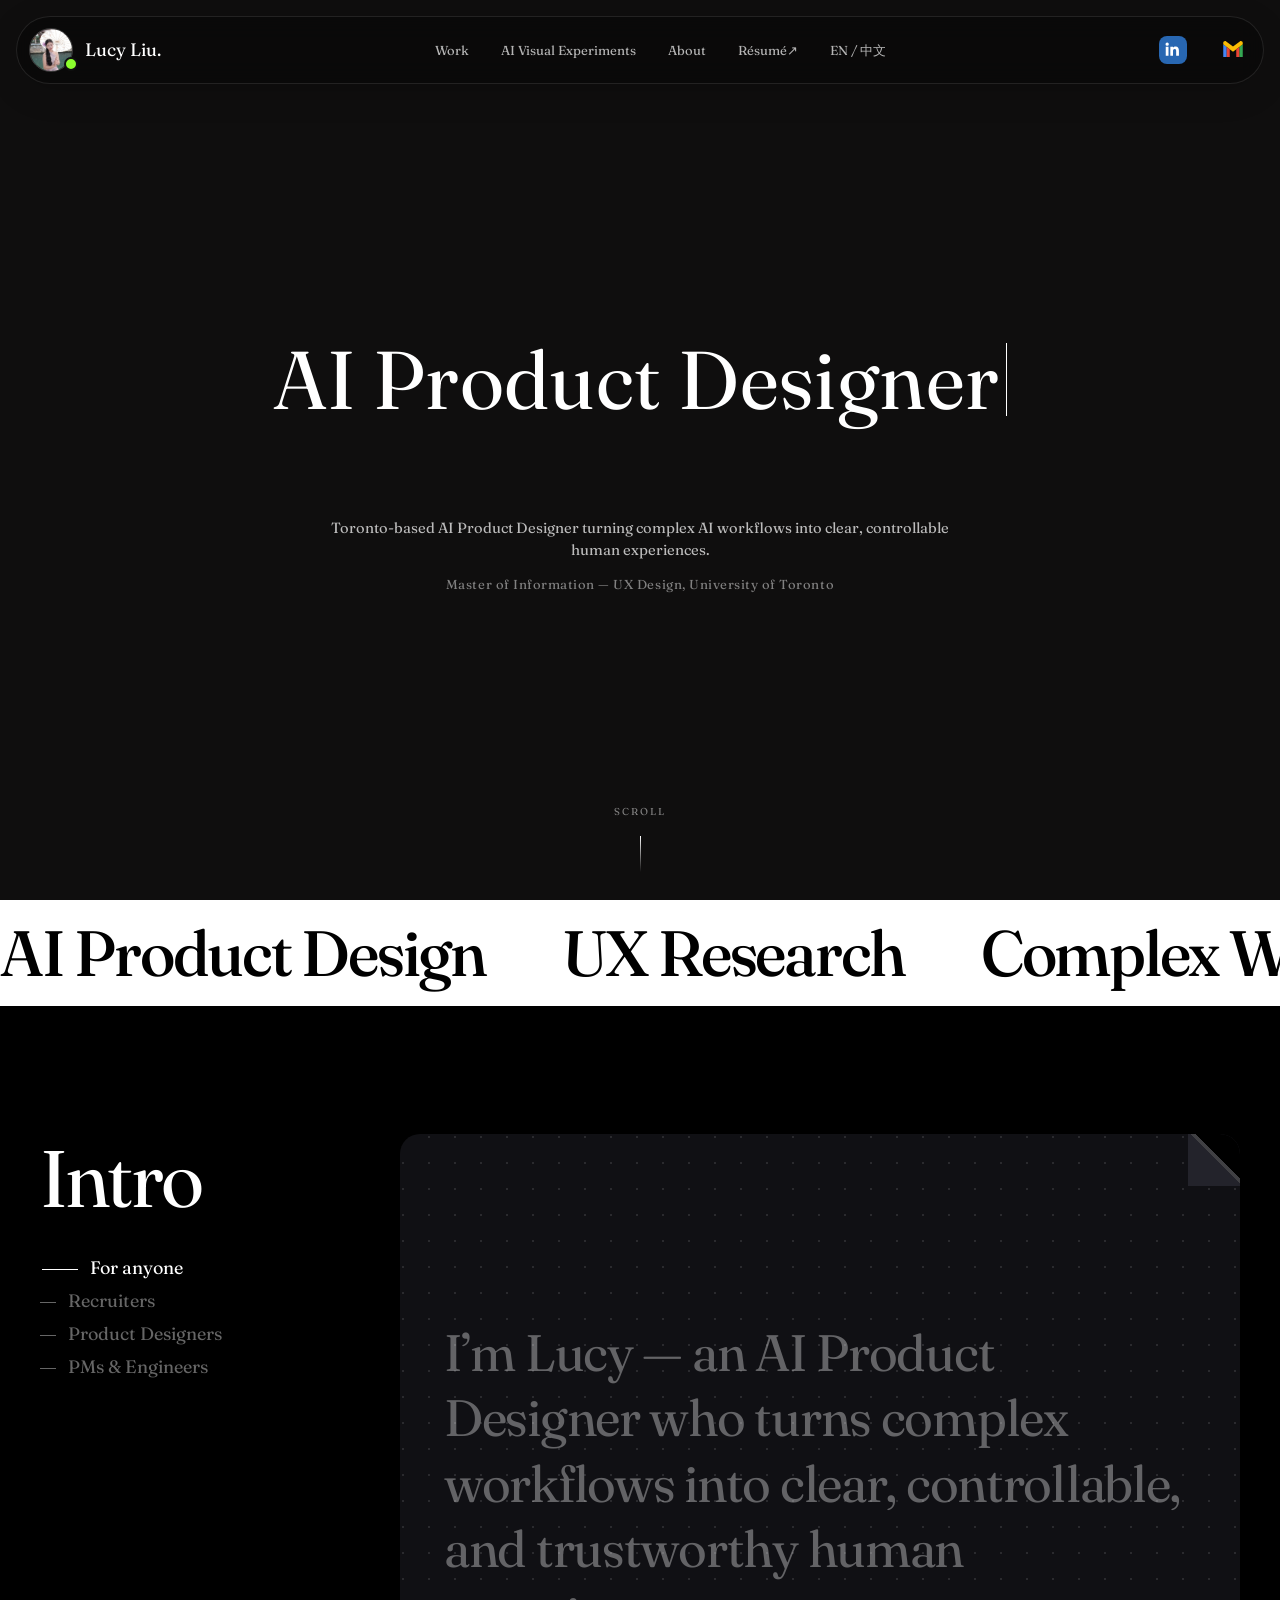
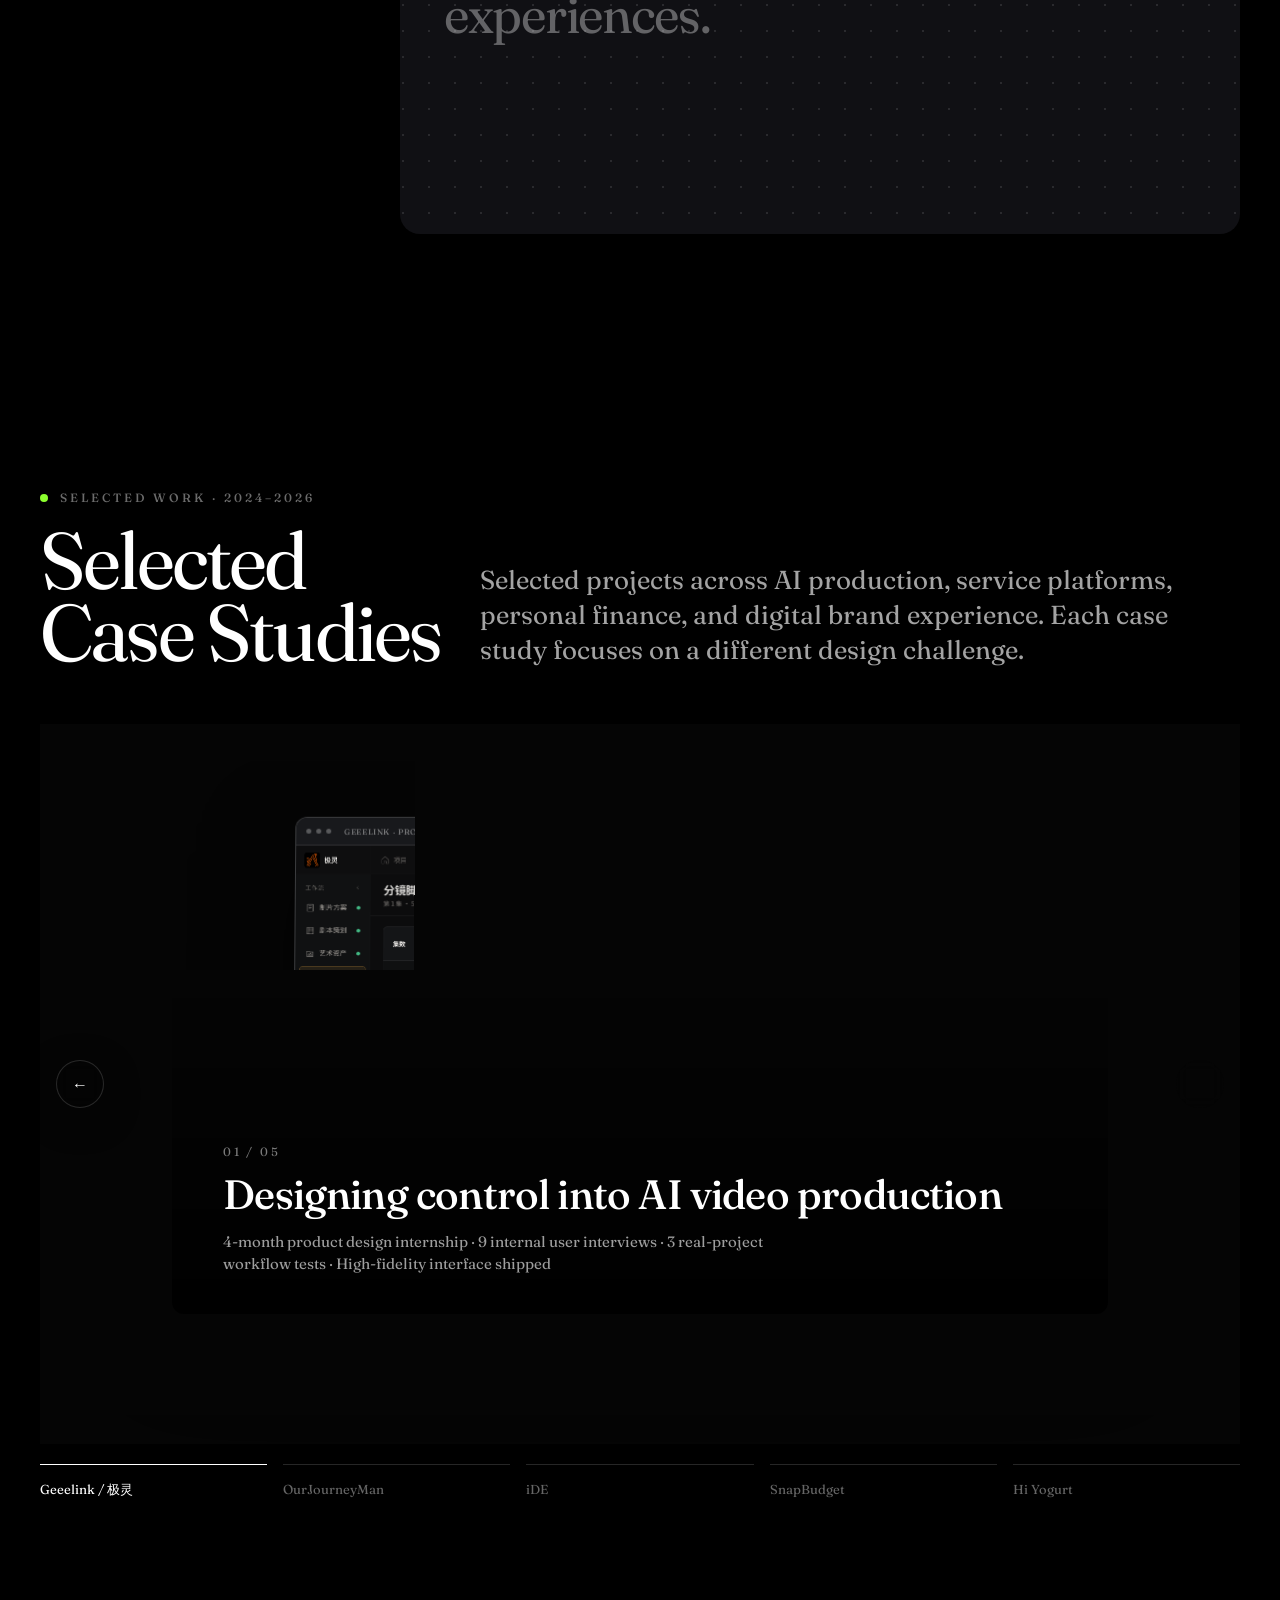
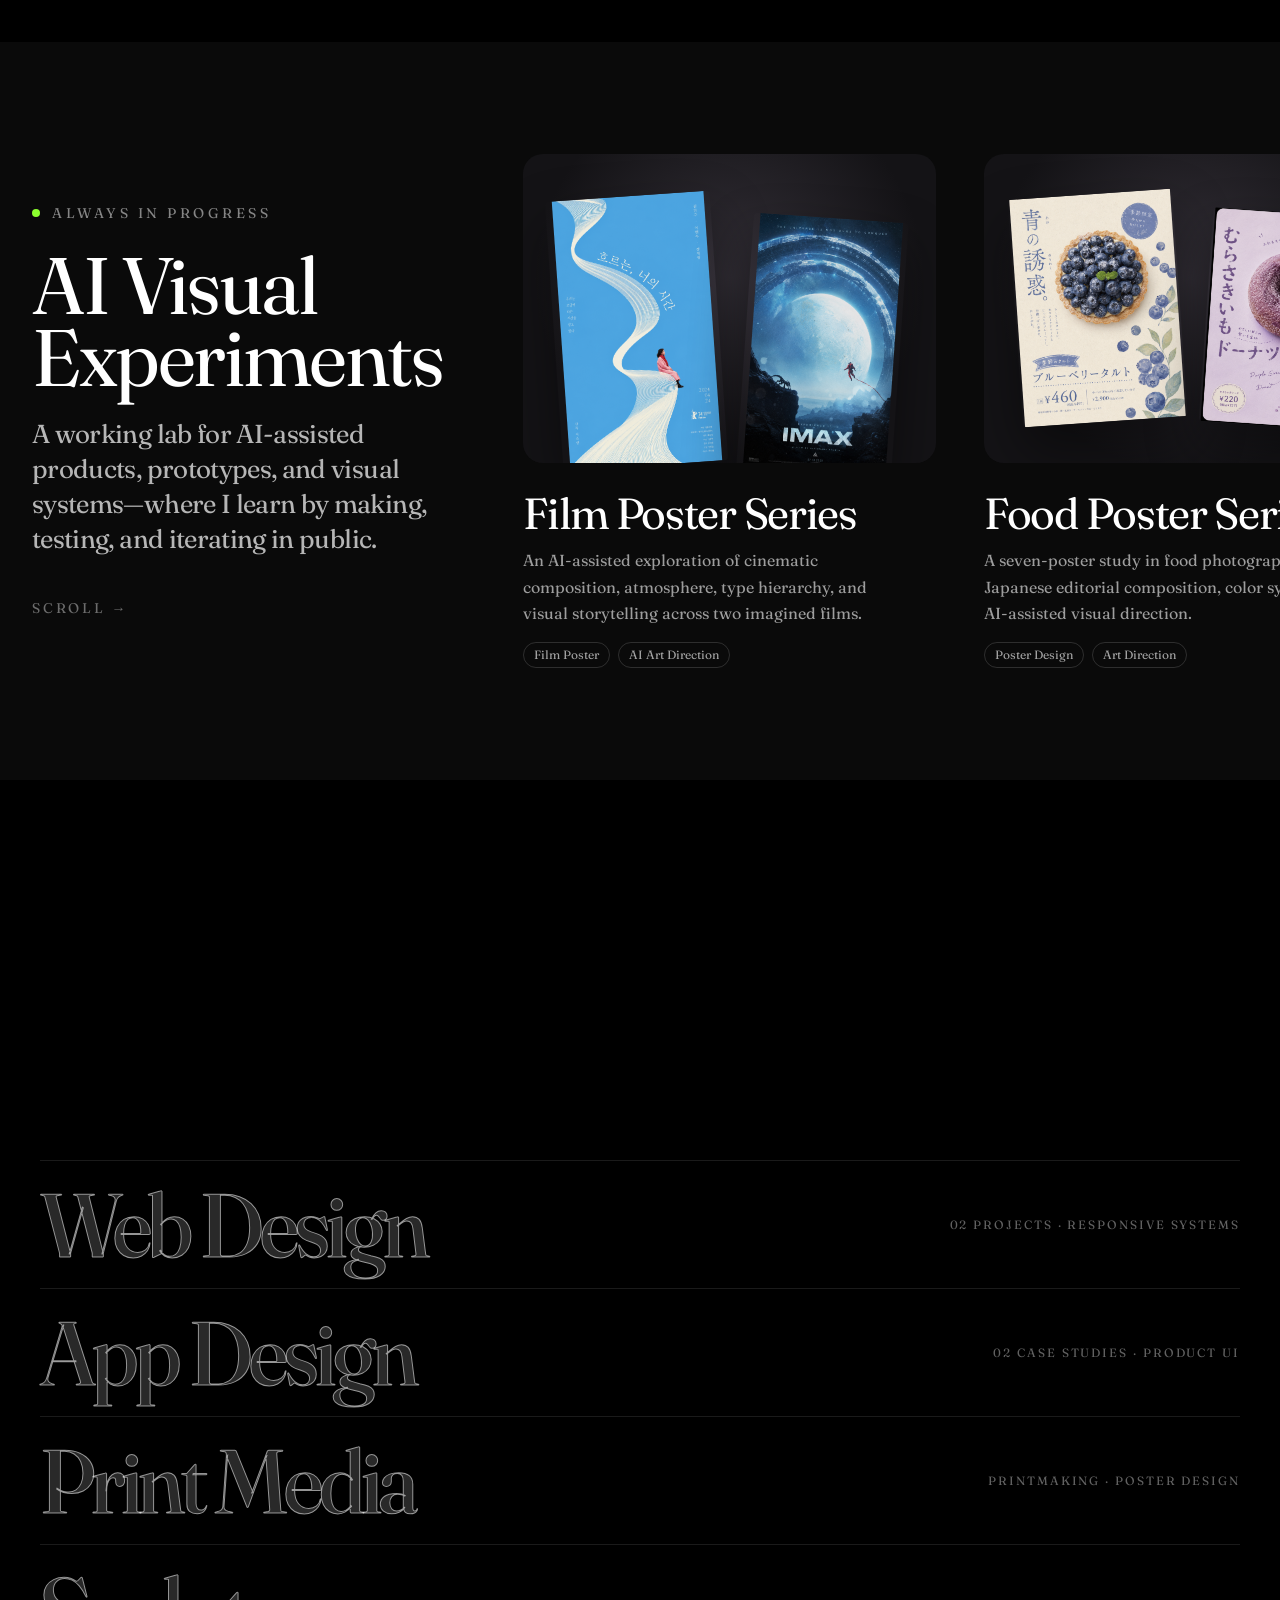
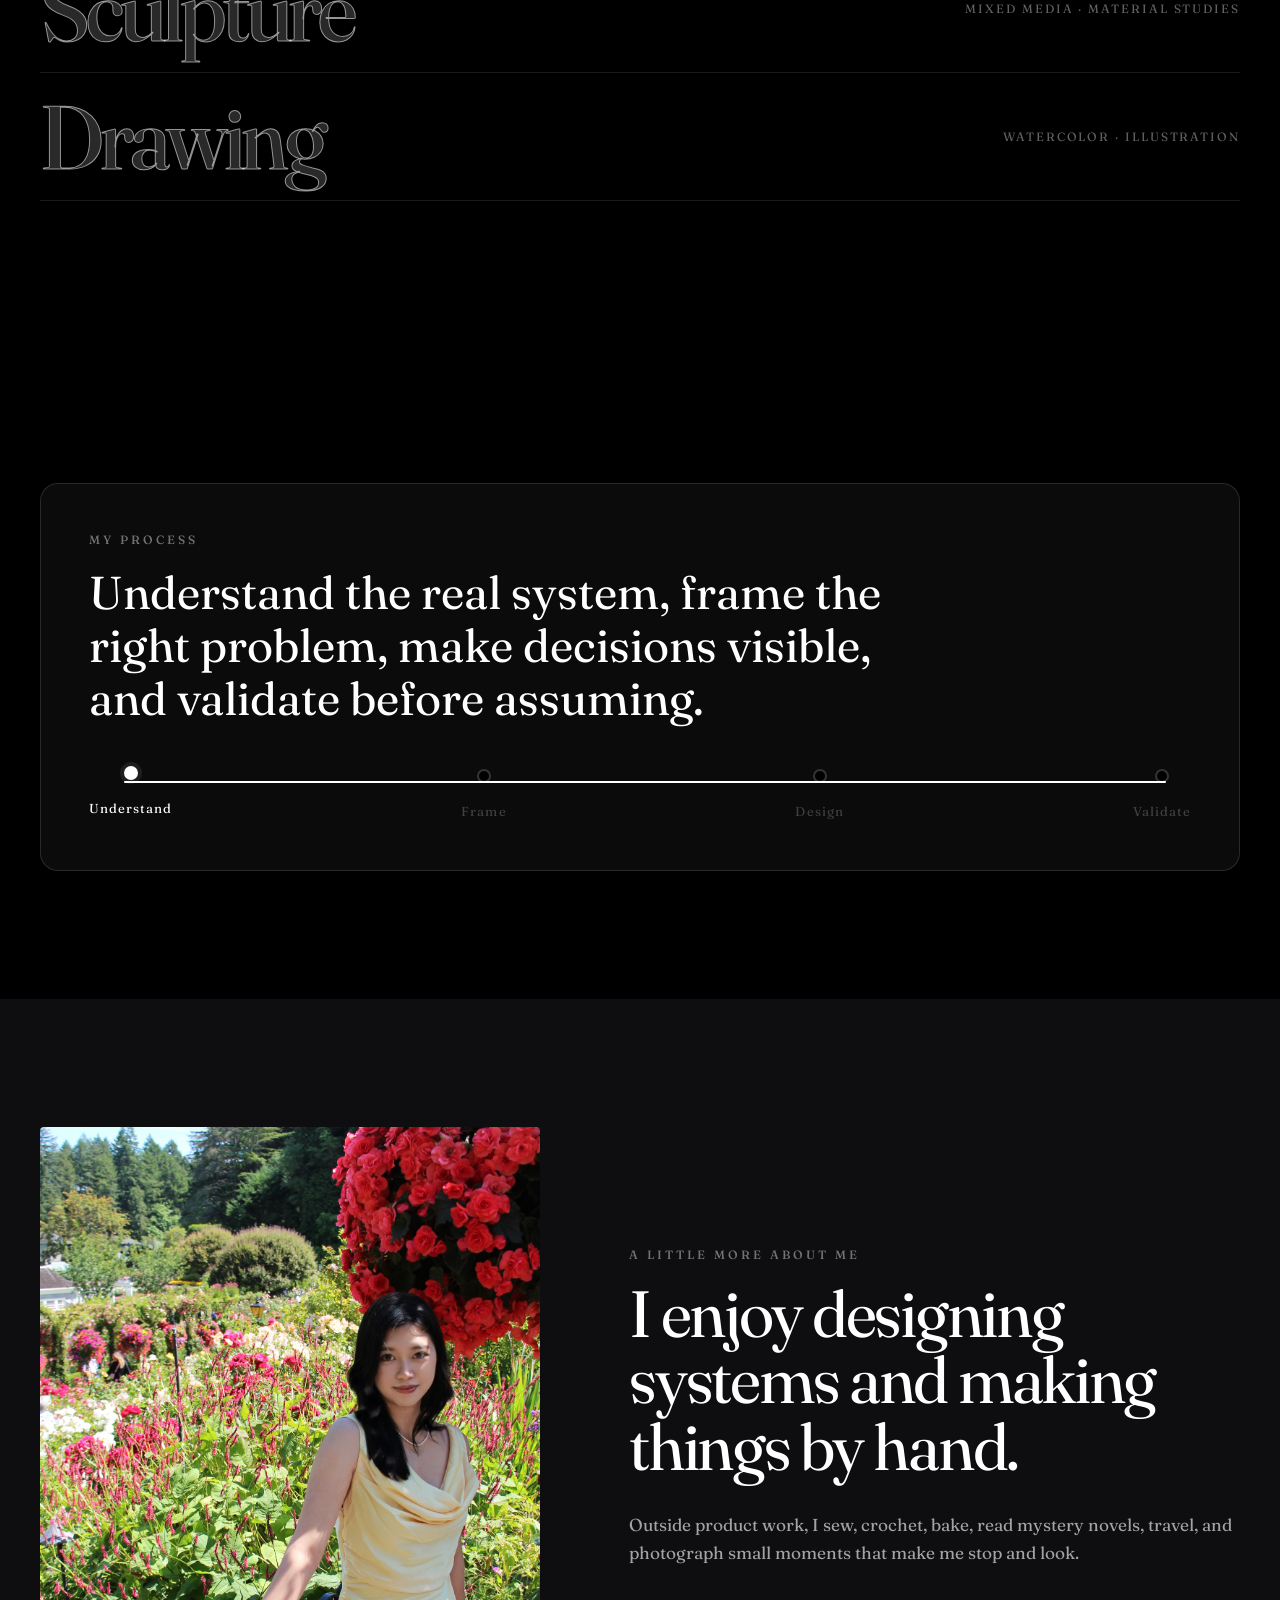
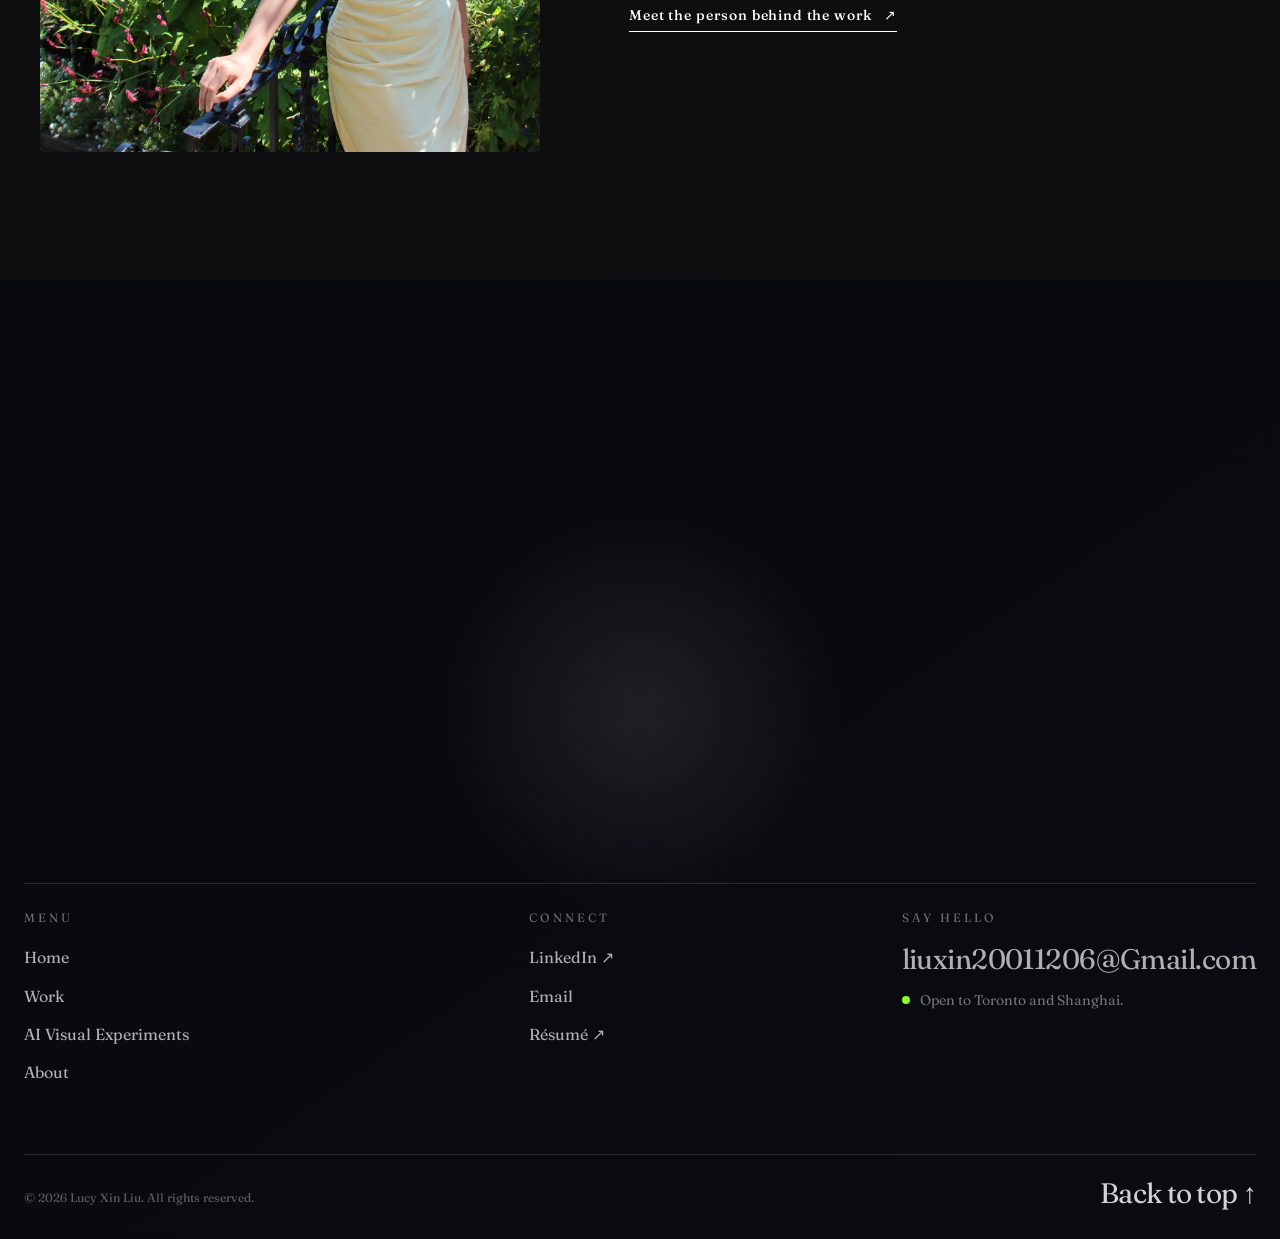
<file: index.html>
<!doctype html>
<html lang="en">
  <head>
    <meta charset="utf-8">
    <meta name="viewport" content="width=device-width, initial-scale=1">
    <meta name="theme-color" content="#0f0e0e">
    <meta name="description" content="Lucy Xin Liu is a Toronto-based AI Product Designer turning complex AI workflows into clear, controllable human experiences.">
    <meta property="og:type" content="website">
    <meta property="og:title" content="Lucy Xin Liu — AI Product Designer">
    <meta property="og:description" content="AI product design, UX research, complex workflows, and systems thinking.">
    <meta name="twitter:card" content="summary_large_image">
    <link rel="icon" type="image/png" href="seo/favicon.png">
    <link rel="stylesheet" href="styles.css?v=20260912-mobile-ai-i18n">
    <title>Lucy Xin Liu — AI Product Designer</title>
  </head>
  <body>
    <a class="skip-link" href="#main-content">Skip to content</a>
    <div class="scroll-progress" aria-hidden="true"><span data-scroll-progress></span></div>
    <div class="custom-cursor" aria-hidden="true"><span data-cursor-label>View<br>Project</span></div>

    <div class="preloader" data-preloader aria-hidden="true">
      <div class="preloader__panels"><span class="preloader-panel"></span><span class="preloader-panel"></span><span class="preloader-panel"></span><span class="preloader-panel"></span><span class="preloader-panel"></span></div>
      <div class="preloader__copy preloader-copy"><span class="preloader-percent" data-loader-progress>0%</span><span class="preloader-label" data-preloader-word>Lucy Liu</span></div>
    </div>

    <header class="site-header" data-header>
      <nav class="nav-shell" aria-label="Primary navigation">
        <a class="brand nav-brand" href="#top" aria-label="Lucy Xin Liu, home">
          <img class="brand__avatar" src="images/lucy/portrait.jpg" alt="Portrait of Lucy Xin Liu" width="44" height="44">
          <span class="brand__name">Lucy Liu.</span>
        </a>
        <div class="nav-links" data-desktop-nav>
          <a href="#work">Work</a><a href="#playground">AI Visual Experiments</a><a href="about.html">About</a>
          <a href="resume/Xin_Liu_Resume_Product_Design.pdf" target="_blank" rel="noreferrer">Résumé<span aria-hidden="true">↗</span></a>
          <button class="lang-toggle" type="button" data-lang-toggle aria-label="Switch language">EN / 中文</button>
        </div>
        <button class="nav-more" type="button" aria-label="Show navigation" aria-expanded="false">···</button>
        <div class="nav-socials" data-nav-socials>
          <a class="icon-link" href="https://www.linkedin.com/in/xinliu2001" target="_blank" rel="noreferrer" aria-label="Lucy Xin Liu on LinkedIn"><svg viewBox="0 0 24 24" aria-hidden="true"><path d="M6.6 8.1H3.3V19h3.3V8.1ZM5 3A2 2 0 1 0 5 7a2 2 0 0 0 0-4Zm7 5.1H8.8V19H12v-5.4c0-1.4.3-2.8 2-2.8 1.8 0 1.8 1.7 1.8 2.9V19h3.3v-6c0-3-1-5.2-4.1-5.2-1.5 0-2.6.8-3 1.6V8.1Z"/></svg></a>
          <a class="icon-link gmail-icon" href="mailto:liuxin20011206@gmail.com" aria-label="Email Lucy Xin Liu with Gmail"><svg viewBox="0 0 24 24" aria-hidden="true"><path fill="#4285f4" d="M3 18.5h3.2V9.2L3 6.8z"/><path fill="#34a853" d="M17.8 18.5H21V6.8l-3.2 2.4z"/><path fill="#fbbc04" d="M3 6.8l3.2 2.4L12 13.5l5.8-4.3L21 6.8V5.5c0-1.4-1.6-2.2-2.7-1.4L12 8.8 5.7 4.1C4.6 3.3 3 4.1 3 5.5z"/><path fill="#ea4335" d="M6.2 9.2V18.5H9V11.3L6.2 9.2zm8.8 2.1v7.2h2.8V9.2z"/></svg></a>
        </div>
        <button class="menu-toggle mobile-menu-toggle" type="button" data-menu-toggle aria-expanded="false" aria-controls="mobile-menu" aria-label="Open menu"><span></span><span></span></button>
      </nav>
      <div class="mobile-menu" id="mobile-menu" data-mobile-menu aria-hidden="true">
        <a href="#work">Work</a><a href="#playground">AI Visual Experiments</a><a href="about.html">About</a><a href="resume/Xin_Liu_Resume_Product_Design.pdf" target="_blank" rel="noreferrer">Résumé ↗</a>
        <button class="lang-toggle mobile-lang-toggle" type="button" data-lang-toggle>EN / 中文</button>
        <div class="mobile-menu__meta"><a href="https://www.linkedin.com/in/xinliu2001" target="_blank" rel="noreferrer">LinkedIn ↗</a><a href="mailto:liuxin20011206@gmail.com">Email</a></div>
      </div>
    </header>

    <main id="main-content">
      <section class="hero hero--lucy" id="top" aria-labelledby="hero-title">
        <canvas id="hero-canvas" data-hero-canvas aria-hidden="true"></canvas>
        <div class="hero-trail trail-layer" data-image-trail aria-hidden="true"></div>
        <div class="hero__inner hero-inner video-hero">
          <h1 class="hero__title hero-name hero-role-display" id="hero-title" aria-label="Lucy Xin Liu — AI Product Designer"><span class="typed-role" data-typewriter>AI Product Designer</span><span class="type-caret" aria-hidden="true"></span></h1>
          <p class="hero__intro hero-copy" data-i18n="heroIntro">Toronto-based AI Product Designer turning complex AI workflows into clear, controllable human experiences.</p>
          <p class="hero-education" data-i18n="education">Master of Information — UX Design, University of Toronto</p>
        </div>
        <a class="scroll-cue" href="#about" aria-label="Scroll to introduction"><span>Scroll</span><span class="scroll-cue__line" aria-hidden="true"></span></a>
      </section>

      <section class="capabilities" aria-label="Capabilities"><div class="marquee" data-marquee><div class="marquee__track marquee-track">
        <div class="marquee-group"><span class="marquee-item">AI Product Design</span><span class="marquee-item">UX Research</span><span class="marquee-item">Complex Workflows</span><span class="marquee-item">B2B Systems</span><span class="marquee-item">Product Strategy</span><span class="marquee-item">Interaction Design</span><span class="marquee-item">Prototyping</span></div>
        <div class="marquee-group" aria-hidden="true"><span class="marquee-item">AI Product Design</span><span class="marquee-item">UX Research</span><span class="marquee-item">Complex Workflows</span><span class="marquee-item">B2B Systems</span><span class="marquee-item">Product Strategy</span><span class="marquee-item">Interaction Design</span><span class="marquee-item">Prototyping</span></div>
      </div></div></section>

      <section class="about section" id="about" aria-labelledby="about-title">
        <div class="section-shell about__grid">
          <div class="about__controls about-sidebar reveal" data-reveal>
            <h2 class="section-title section-heading" id="about-title">Intro</h2>
            <div class="audience-tabs" role="tablist" aria-label="Choose an introduction">
              <button id="audience-anyone" class="audience-tab is-active" type="button" role="tab" aria-selected="true" aria-controls="about-note" data-audience="anyone">For anyone</button>
              <button id="audience-recruiters" class="audience-tab" type="button" role="tab" aria-selected="false" aria-controls="about-note" data-audience="recruiters" tabindex="-1">Recruiters</button>
              <button id="audience-designers" class="audience-tab" type="button" role="tab" aria-selected="false" aria-controls="about-note" data-audience="product-designers" tabindex="-1">Product Designers</button>
              <button id="audience-teams" class="audience-tab" type="button" role="tab" aria-selected="false" aria-controls="about-note" data-audience="teams" tabindex="-1">PMs &amp; Engineers</button>
            </div>
          </div>
          <div class="notepad intro-notepad reveal" id="about-note" role="tabpanel" aria-labelledby="audience-anyone" data-notepad data-reveal>
            <span class="notepad__tape" aria-hidden="true"></span>
            <p id="audience-copy" data-notepad-copy>I’m Lucy — an AI Product Designer who turns complex workflows into clear, controllable, and trustworthy human experiences.</p>
          </div>
        </div>
      </section>

      <section class="featured section" id="work" aria-labelledby="work-title"><div class="section-shell">
        <div class="featured__intro work-intro reveal" data-reveal><div><p class="eyebrow eyebrow-with-status"><span class="section-status-dot" aria-hidden="true"></span>Selected Work · 2024–2026</p><h2 class="section-title section-heading" id="work-title">Selected Case Studies</h2></div><p class="section-description work-description" data-i18n="workIntro">Selected projects across AI production, service platforms, personal finance, and digital brand experience. Each case study focuses on a different design challenge.</p></div>
        <div class="work-carousel" data-work-carousel aria-roledescription="carousel" aria-label="Featured projects">
          <div class="work-carousel__viewport" data-featured-stage data-cursor="View Project" aria-live="polite">
            <div class="featured-mockup is-geeellink" data-featured-mockup aria-hidden="true">
              <div class="featured-mockup__halo"></div>
              <figure class="featured-mockup__device featured-mockup__device--primary"><span class="featured-mockup__chrome"><i></i><i></i><i></i><b data-mockup-label>Geeelink · Production workspace</b></span><img src="images/lucy/case-studies/geeellink/hifi/storyboard.png" alt="" data-mockup-primary></figure>
              <figure class="featured-mockup__device featured-mockup__device--secondary"><span class="featured-mockup__chrome"><i></i><i></i><i></i></span><img src="images/lucy/case-studies/geeellink/hifi/art-assets.png" alt="" data-mockup-secondary></figure>
              <figure class="featured-mockup__device featured-mockup__device--tertiary"><span class="featured-mockup__chrome"><i></i><i></i><i></i></span><img src="images/lucy/case-studies/geeellink/hifi/home.png" alt="" data-mockup-tertiary></figure>
              <div class="featured-strategy-board" aria-hidden="true"><span>ACQUISITION SYSTEM</span><strong>Discover → Evaluate → Visit</strong><div><i></i><i></i><i></i></div></div>
            </div>
            <div class="featured-overlay"><div><span data-featured-count>01 / 05</span><h3 data-featured-title>Designing control into AI video production</h3><p data-featured-description>Transforming a fragmented generation process into a trackable, reviewable, and editable production workflow.</p></div></div>
            <a class="featured-link" href="geeellink.html" data-featured-link aria-label="View Geeelink case study"></a>
          </div>
          <div class="featured-controls" aria-label="Case study controls"><button type="button" data-featured-prev aria-label="Previous project">←</button><button type="button" data-featured-next aria-label="Next project">→</button></div>
          <div class="work-carousel__tabs featured-tabs" role="tablist" aria-label="Select project">
            <button class="is-active" type="button" role="tab" aria-selected="true" data-featured-tab="0" data-mockup="geeellink" data-primary="images/lucy/case-studies/geeellink/hifi/storyboard.png" data-secondary="images/lucy/case-studies/geeellink/hifi/art-assets.png" data-tertiary="images/lucy/case-studies/geeellink/hifi/home.png" data-mockup-label="Geeelink · Production workspace" data-count="01 / 05" data-title="Designing control into AI video production" data-description="4-month product design internship · 9 internal user interviews · 3 real-project workflow tests · High-fidelity interface shipped" data-link="geeellink.html">Geeelink / 极灵</button>
            <button type="button" role="tab" aria-selected="false" data-featured-tab="1" data-mockup="ourjourneyman" data-primary="images/lucy/case-studies/ourjourneyman/client-status.png" data-secondary="images/lucy/case-studies/ourjourneyman/artisan-alternatives.png" data-tertiary="images/lucy/case-studies/ourjourneyman/client-discover.png" data-mockup-label="OurJourneyMan · Two-sided service" data-count="02 / 05" data-title="Designing trust into custom furniture commissions" data-description="12-week course project · Dual-sided service flow, interaction design, usability testing, and a reusable Figma component system." data-link="ourjourneyman.html">OurJourneyMan</button>
            <button type="button" role="tab" aria-selected="false" data-featured-tab="2" data-mockup="ide" data-primary="images/lucy/case-studies/ide/ide-desktop-home.png" data-secondary="images/lucy/case-studies/ide/ide-desktop-home.png" data-tertiary="images/lucy/case-studies/ide/ide-desktop-home.png" data-mockup-label="iDE · Education company website" data-count="03 / 05" data-title="Designing a clearer digital home for an education consultancy" data-description="2-month commissioned website for iDriveCareer Canada Consulting Ltd. · Three-person team · Team lead and UI designer" data-link="ide-web-design.html">iDE</button>
            <button type="button" role="tab" aria-selected="false" data-featured-tab="3" data-mockup="snapbudget" data-primary="images/lucy/case-studies/snapbudget/hifi/dashboard.png" data-secondary="images/lucy/case-studies/snapbudget/hifi/entry-methods.png" data-tertiary="images/lucy/case-studies/snapbudget/hifi/review-confirm.png" data-mockup-label="SnapBudget · High-fidelity prototype" data-count="04 / 05" data-title="Reducing the friction of everyday expense logging" data-description="12-week, five-person course project · Team lead · 10 interviews · 10 usability sessions · Instructor score 93/100" data-link="snapbudget.html">SnapBudget</button>
            <button type="button" role="tab" aria-selected="false" data-featured-tab="4" data-mockup="hiyogurt" data-primary="images/lucy/case-studies/hiyogurt/source/campaign-concept.png" data-secondary="images/lucy/case-studies/hiyogurt/source/strategy-direction.png" data-tertiary="images/lucy/case-studies/hiyogurt/source/audience-positioning.png" data-mockup-label="Hi Yogurt · Acquisition strategy" data-count="05 / 05" data-title="Building a clearer digital acquisition strategy" data-description="4-week team strategy project · Funnel diagnosis, channel roles, seasonal campaign direction, and a phased roadmap." data-link="hiyogurt.html">Hi Yogurt</button>
          </div>
        </div>
      </div></section>

      <section class="playground" id="playground" aria-labelledby="playground-title" data-horizontal-section>
        <div class="playground__sticky" data-horizontal-sticky tabindex="0" aria-label="AI experiments. Scroll vertically or use the arrow keys to explore.">
          <div class="playground__track playground-track" data-horizontal-track>
            <div class="playground__intro playground-intro reveal" data-reveal>
              <p class="playground-kicker"><span class="playground-dot" aria-hidden="true"></span>Always in progress</p>
              <h2 class="section-title section-heading" id="playground-title">AI Visual Experiments</h2>
              <p class="section-description" data-i18n="playIntro">A working lab for AI-assisted products, prototypes, and visual systems—where I learn by making, testing, and iterating in public.</p>
              <span class="playground-scroll-hint" aria-hidden="true">Scroll →</span>
            </div>
            <article class="play-card playground-card playground-card--posters" data-play-card data-cursor="View Series">
              <div class="play-card__media playground-media playground-poster-cover"><img src="images/lucy/ai-posters/time-poster.png" alt="AI-assisted blue Korean film poster exploring time" loading="lazy"><img src="images/lucy/ai-posters/imax-poster.png" alt="AI-assisted science fiction IMAX-style film poster" loading="lazy"></div>
              <div class="playground-card-copy"><h3>Film Poster Series</h3><p>An AI-assisted exploration of cinematic composition, atmosphere, type hierarchy, and visual storytelling across two imagined films.</p></div>
              <ul class="tag-list tags"><li class="tag">Film Poster</li><li class="tag">AI Art Direction</li></ul>
              <button class="play-card__hit" type="button" data-poster-gallery-open="film" aria-label="Open the film poster series"><span class="sr-only">Open the film poster series</span></button>
            </article>
            <article class="play-card playground-card playground-card--posters" data-play-card data-cursor="View Series">
              <div class="play-card__media playground-media playground-poster-cover"><img src="images/lucy/posters/01-blueberry-tart.png" alt="Blueberry tart poster from Lucy's food poster series" loading="lazy"><img src="images/lucy/posters/07-purple-donut.png" alt="Purple sweet potato donut poster" loading="lazy" aria-hidden="true"></div>
              <div class="playground-card-copy"><h3>Food Poster Series</h3><p>A seven-poster study in food photography, Japanese editorial composition, color systems, and AI-assisted visual direction.</p></div>
              <ul class="tag-list tags"><li class="tag">Poster Design</li><li class="tag">Art Direction</li></ul>
              <button class="play-card__hit" type="button" data-poster-gallery-open="food" aria-label="Open the food poster series"><span class="sr-only">Open the food poster series</span></button>
            </article>
            <article class="play-card playground-card playground-card--posters playground-card--goddesses" data-play-card data-cursor="View Series">
              <div class="play-card__media playground-media playground-poster-cover playground-goddess-cover"><img src="images/lucy/ai-goddesses/hera.png" alt="Hera from Gilded Goddesses of Olympus" loading="lazy"><img src="images/lucy/ai-goddesses/athena.png" alt="Athena from Gilded Goddesses of Olympus" loading="lazy" aria-hidden="true"></div>
              <div class="playground-card-copy"><h3>Gilded Goddesses of Olympus</h3><p>A six-piece AI-assisted illustration series reimagining Olympian goddesses through gilded ornament, symbolic attributes, and contemporary portrait composition.</p></div>
              <ul class="tag-list tags"><li class="tag">AI Illustration</li><li class="tag">Visual Direction</li></ul>
              <button class="play-card__hit" type="button" data-poster-gallery-open="goddesses" aria-label="Open Gilded Goddesses of Olympus"><span class="sr-only">Open Gilded Goddesses of Olympus</span></button>
            </article>
            <aside class="playground-end" aria-label="More work is in progress">
              <p class="playground-end__kicker"><span class="playground-dot" aria-hidden="true"></span>Still making</p>
              <h3>More is on the way.</h3>
              <p>I’m always experimenting, learning, and adding new work. Come back soon to see what takes shape next.</p>
            </aside>
          </div>
        </div>
      </section>

      <div class="poster-gallery" data-poster-gallery="film" hidden role="dialog" aria-modal="true" aria-labelledby="film-poster-gallery-title">
        <button class="poster-gallery__backdrop" type="button" data-poster-gallery-close aria-label="Close film poster gallery"></button>
        <div class="poster-gallery__panel">
          <header><div><p>AI Art Direction · Film Posters</p><h2 id="film-poster-gallery-title">Film Poster Series</h2></div><button class="poster-gallery__close" type="button" data-poster-gallery-close aria-label="Close film poster gallery">×</button></header>
          <div class="poster-gallery__viewport" data-poster-gallery-viewport tabindex="0" aria-label="Film posters. Use left and right arrow keys to browse.">
            <img class="is-active" src="images/lucy/ai-posters/time-poster.png" alt="Blue Korean film poster exploring different experiences of time">
            <img src="images/lucy/ai-posters/imax-poster.png" alt="Science-fiction film poster with an astronaut approaching a luminous planet" loading="lazy">
          </div>
          <footer><button type="button" data-poster-gallery-prev aria-label="Previous poster">←</button><span data-poster-gallery-count>01 / 02</span><div class="poster-gallery__progress" aria-hidden="true"><i data-poster-gallery-progress></i></div><button type="button" data-poster-gallery-next aria-label="Next poster">→</button></footer>
        </div>
      </div>

      <div class="poster-gallery" data-poster-gallery="food" hidden role="dialog" aria-modal="true" aria-labelledby="poster-gallery-title">
        <button class="poster-gallery__backdrop" type="button" data-poster-gallery-close aria-label="Close poster gallery"></button>
        <div class="poster-gallery__panel">
          <header><div><p>Poster Design · 2026</p><h2 id="poster-gallery-title">Food Poster Series</h2></div><button class="poster-gallery__close" type="button" data-poster-gallery-close aria-label="Close poster gallery">×</button></header>
          <div class="poster-gallery__viewport" data-poster-gallery-viewport tabindex="0" aria-label="Food posters. Use left and right arrow keys to browse.">
            <img class="is-active" src="images/lucy/posters/01-blueberry-tart.png" alt="Blueberry tart poster">
            <img src="images/lucy/posters/02.png" alt="Food poster 2" loading="lazy">
            <img src="images/lucy/posters/03.png" alt="Food poster 3" loading="lazy">
            <img src="images/lucy/posters/04.png" alt="Food poster 4" loading="lazy">
            <img src="images/lucy/posters/05.png" alt="Food poster 5" loading="lazy">
            <img src="images/lucy/posters/06.png" alt="Food poster 6" loading="lazy">
            <img src="images/lucy/posters/07-purple-donut.png" alt="Purple sweet potato donut poster" loading="lazy">
          </div>
          <footer><button type="button" data-poster-gallery-prev aria-label="Previous poster">←</button><span data-poster-gallery-count>01 / 07</span><div class="poster-gallery__progress" aria-hidden="true"><i data-poster-gallery-progress></i></div><button type="button" data-poster-gallery-next aria-label="Next poster">→</button></footer>
        </div>
      </div>

      <div class="poster-gallery poster-gallery--goddesses" data-poster-gallery="goddesses" hidden role="dialog" aria-modal="true" aria-labelledby="goddess-gallery-title">
        <button class="poster-gallery__backdrop" type="button" data-poster-gallery-close aria-label="Close goddess illustration gallery"></button>
        <div class="poster-gallery__panel">
          <header><div><p>AI Illustration · Mythology Series</p><h2 id="goddess-gallery-title">Gilded Goddesses of Olympus</h2></div><button class="poster-gallery__close" type="button" data-poster-gallery-close aria-label="Close goddess illustration gallery">×</button></header>
          <div class="poster-gallery__viewport" data-poster-gallery-viewport tabindex="0" aria-label="Goddess illustrations. Use left and right arrow keys to browse.">
            <img class="is-active" src="images/lucy/ai-goddesses/hera.png" alt="Gilded illustration of Hera" data-caption="赫拉 Hera">
            <img src="images/lucy/ai-goddesses/athena.png" alt="Gilded illustration of Athena" data-caption="雅典娜 Athena" loading="lazy">
            <img src="images/lucy/ai-goddesses/aphrodite.png" alt="Gilded illustration of Aphrodite" data-caption="阿佛洛狄忒 Aphrodite" loading="lazy">
            <img src="images/lucy/ai-goddesses/artemis.png" alt="Gilded illustration of Artemis" data-caption="阿耳忒弥斯 Artemis" loading="lazy">
            <img src="images/lucy/ai-goddesses/demeter.png" alt="Gilded illustration of Demeter" data-caption="得墨忒耳 Demeter" loading="lazy">
            <img src="images/lucy/ai-goddesses/hestia.png" alt="Gilded illustration of Hestia" data-caption="赫斯提亚 Hestia" loading="lazy">
          </div>
          <p class="poster-gallery__caption" data-poster-gallery-caption>赫拉 Hera</p>
          <footer><button type="button" data-poster-gallery-prev aria-label="Previous illustration">←</button><span data-poster-gallery-count>01 / 06</span><div class="poster-gallery__progress" aria-hidden="true"><i data-poster-gallery-progress></i></div><button type="button" data-poster-gallery-next aria-label="Next illustration">→</button></footer>
        </div>
      </div>

      <section class="projects-directory section" id="creative" aria-labelledby="creative-title">
        <div class="section-shell">
          <div class="projects-directory__intro reveal" data-reveal><div><p class="eyebrow">Selected disciplines</p><h2 class="section-title section-heading" id="creative-title">Projects</h2></div><p class="section-description">A wider view of how I make—from responsive interfaces to printed matter and physical form. Hover to preview, then open a category to explore the work.</p></div>
          <div class="web-list projects-list" aria-label="Project categories">
            <a class="web-row" href="projects-web.html" data-preview="images/lucy/case-studies/ide/ide-desktop-home.png"><span class="web-row-title">Web Design</span><span class="web-row-meta">02 projects · Responsive systems</span><img class="web-row-thumb" src="images/lucy/case-studies/ide/ide-desktop-home.png" alt="" loading="lazy"></a>
            <a class="web-row" href="projects-app.html" data-preview="images/lucy/case-studies/snapbudget/snapbudget-mockup.jpg"><span class="web-row-title">App Design</span><span class="web-row-meta">02 case studies · Product UI</span><img class="web-row-thumb" src="images/lucy/case-studies/snapbudget/snapbudget-mockup.jpg" alt="" loading="lazy"></a>
            <a class="web-row" href="projects-print.html" data-preview="images/lucy/beyond/time-travel-horizontal.jpg"><span class="web-row-title">Print Media</span><span class="web-row-meta">Printmaking · Poster design</span><img class="web-row-thumb" src="images/lucy/beyond/time-travel-horizontal.jpg" alt="" loading="lazy"></a>
            <a class="web-row" href="projects-sculpture.html" data-preview="images/lucy/beyond/jellyfish-sculpture-vertical.jpg"><span class="web-row-title">Sculpture</span><span class="web-row-meta">Mixed media · Material studies</span><img class="web-row-thumb" src="images/lucy/beyond/jellyfish-sculpture-vertical.jpg" alt="" loading="lazy"></a>
            <a class="web-row" href="projects-drawing.html" data-preview="images/lucy/drawing-preview.jpg"><span class="web-row-title">Drawing</span><span class="web-row-meta">Watercolor · Illustration</span><img class="web-row-thumb" src="images/lucy/drawing-preview.jpg" alt="" loading="lazy"></a>
          </div>
        </div>
        <div class="web-preview" id="web-preview" aria-hidden="true"><img src="images/lucy/case-studies/ide/ide-desktop-home.png" alt=""></div>
      </section>

      <section class="story section process-section" id="process" aria-labelledby="process-title"><div class="section-shell"><div class="process" data-process><p class="eyebrow">My Process</p><p class="process-lead" id="process-title" data-process-lead>Understand the real system, frame the right problem, make decisions visible, and validate before assuming.</p><div class="process-steps"><span data-process-step>Understand</span><span data-process-step>Frame</span><span data-process-step>Design</span><span data-process-step>Validate</span></div></div></div></section>

      <section class="home-about section" id="story" aria-labelledby="home-about-title"><div class="section-shell home-about__grid"><figure class="home-about__image reveal" data-reveal><img src="images/lucy/about/portrait-rose-garden-home.jpg" alt="Lucy in a yellow dress surrounded by flowers in a garden" loading="lazy"></figure><div class="home-about__copy reveal" data-reveal><p class="eyebrow">A Little More About Me</p><h2 id="home-about-title">I enjoy designing systems and making things by hand.</h2><p>Outside product work, I sew, crochet, bake, read mystery novels, travel, and photograph small moments that make me stop and look.</p><a class="about-page-link" href="about.html">Meet the person behind the work <span aria-hidden="true">↗</span></a></div></div></section>

      <section class="contact" id="contact" aria-labelledby="contact-title" data-contact><div class="contact__spotlight" data-contact-spotlight aria-hidden="true"></div><div class="contact__inner"><p class="contact-kicker">Open to Product Design and UX Design opportunities.</p><h2 id="contact-title" class="contact__title contact-cta" data-contact-cta><span class="cta-line"><span class="cta-word cta-word-left">Let’s</span></span><span class="cta-line"><span class="cta-word cta-word-right">Collaborate!</span></span></h2><footer class="footer footer-grid"><div class="footer__column footer-column"><p class="footer__label footer-label">Menu</p><ul><li><a href="#top">Home</a></li><li><a href="#work">Work</a></li><li><a href="#playground">AI Visual Experiments</a></li><li><a href="about.html">About</a></li></ul></div><div class="footer__column footer-column"><p class="footer__label footer-label">Connect</p><ul><li><a href="https://www.linkedin.com/in/xinliu2001" target="_blank" rel="noreferrer">LinkedIn ↗</a></li><li><a href="mailto:liuxin20011206@gmail.com">Email</a></li><li><a href="resume/Xin_Liu_Resume_Product_Design.pdf" target="_blank" rel="noreferrer">Résumé ↗</a></li></ul></div><div class="footer__column footer__hello footer-column"><p class="footer__label footer-label">Say hello</p><a class="footer-email" href="mailto:liuxin20011206@gmail.com">liuxin20011206@Gmail.com</a><p class="footer-location"><span class="section-status-dot" aria-hidden="true"></span>Open to Toronto and Shanghai.</p></div><div class="footer__bottom footer-meta"><p>© 2026 Lucy Xin Liu. All rights reserved.</p><a href="#top">Back to top <span aria-hidden="true">↑</span></a></div></footer></div></section>
    </main>
    <script src="script.js?v=20260913-routing-fix" defer></script>
  </body>
</html>
</file>
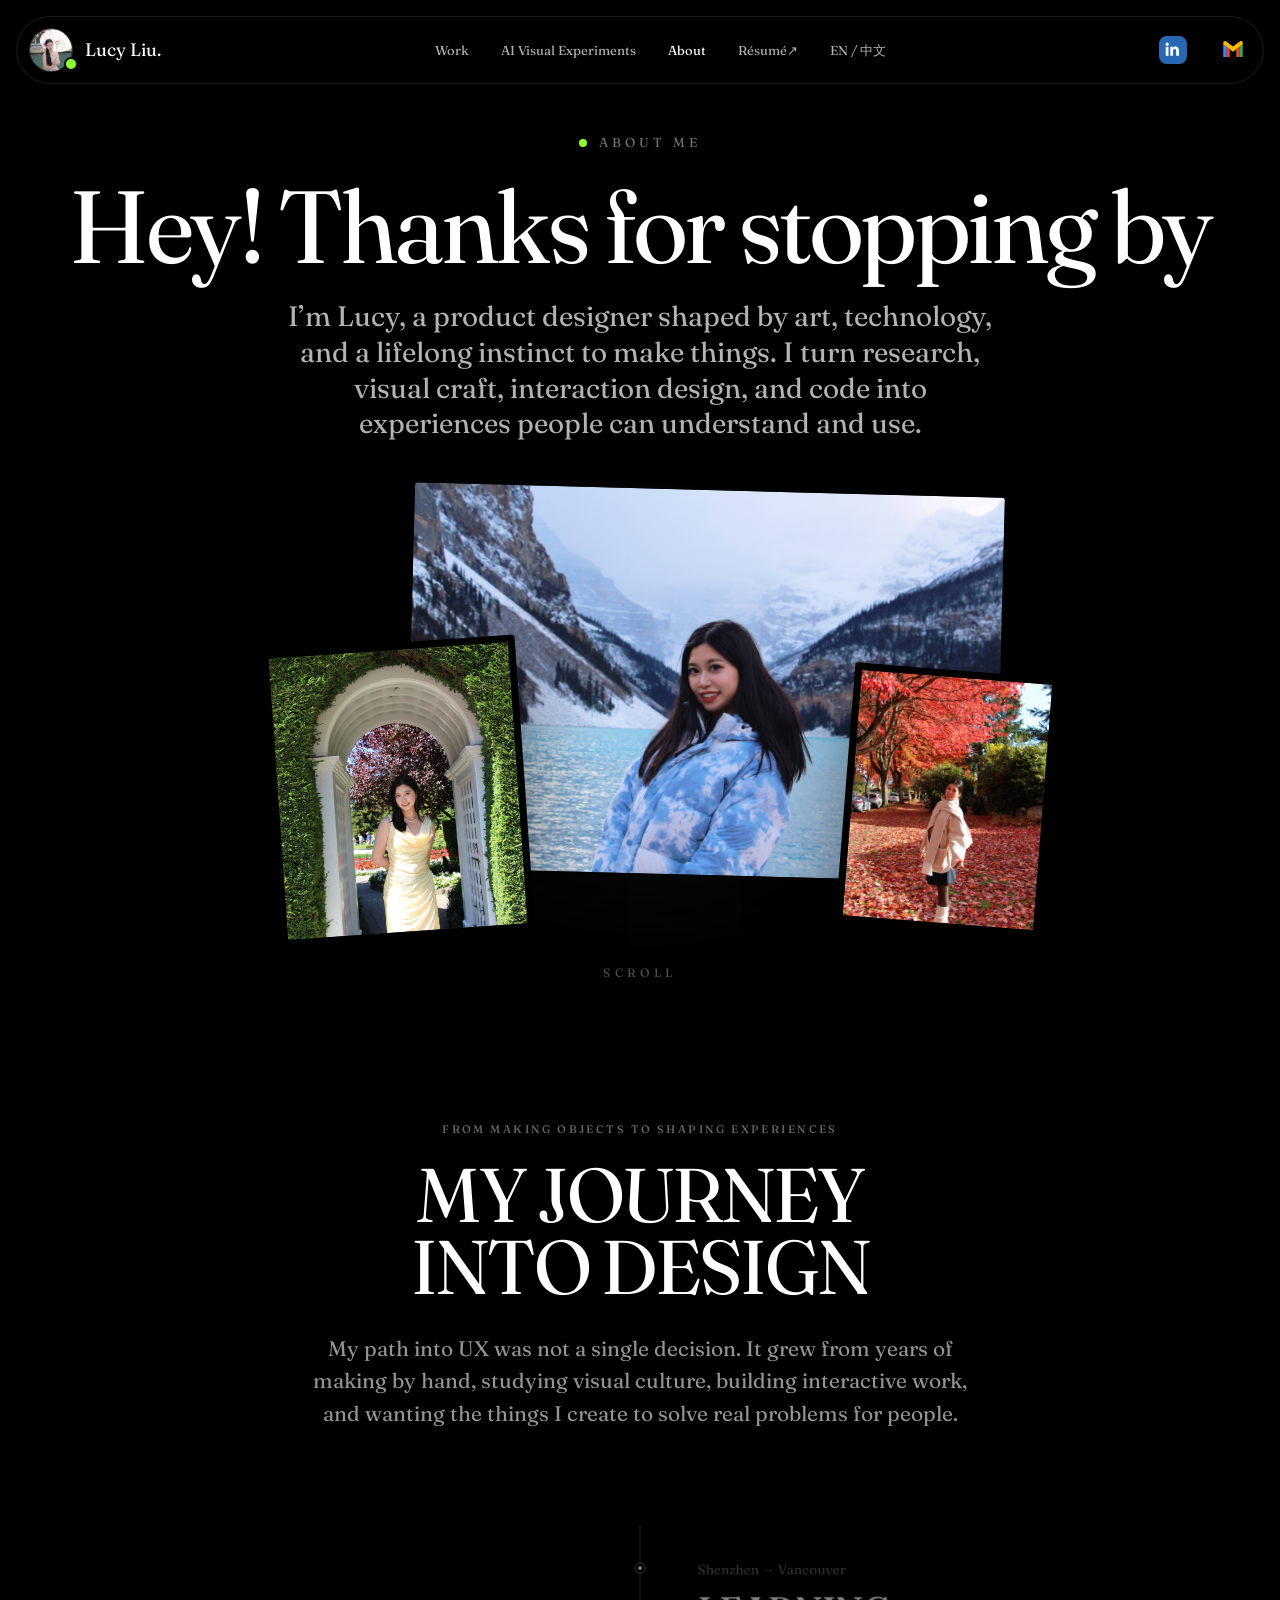
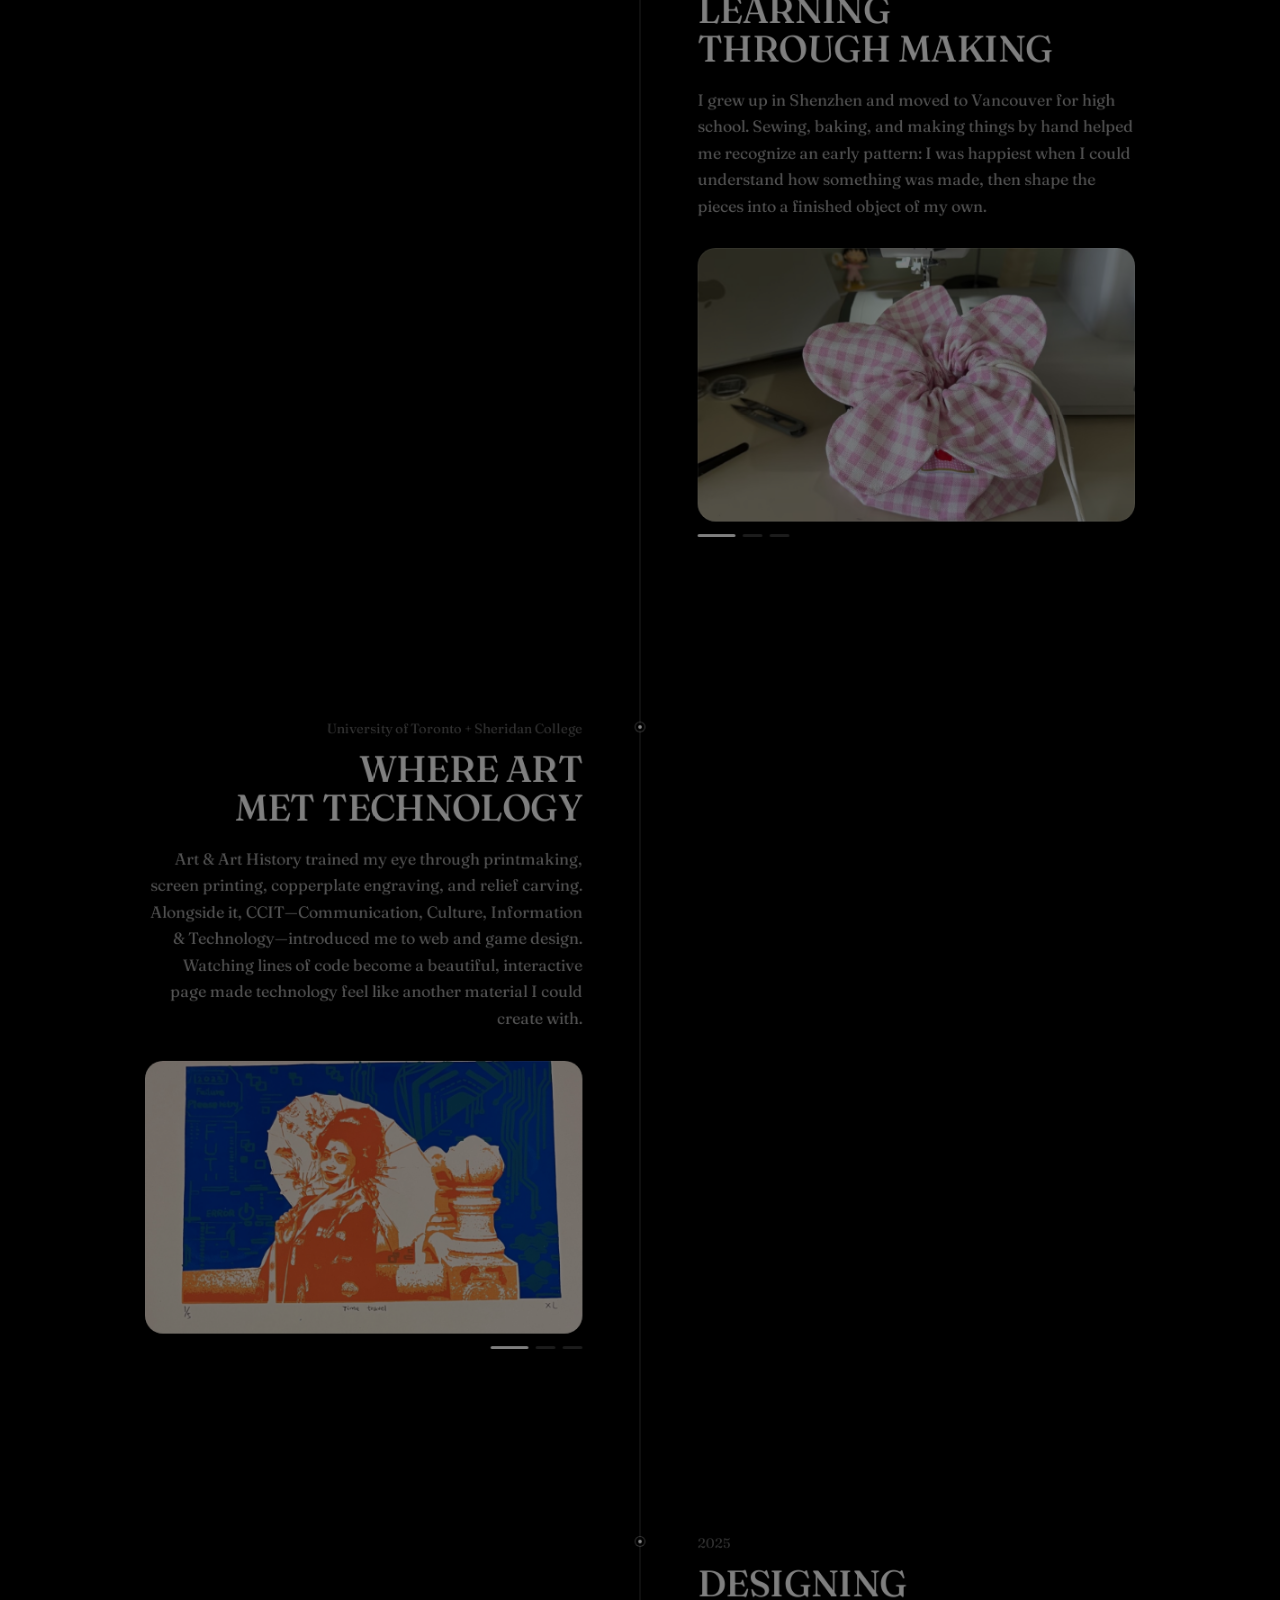
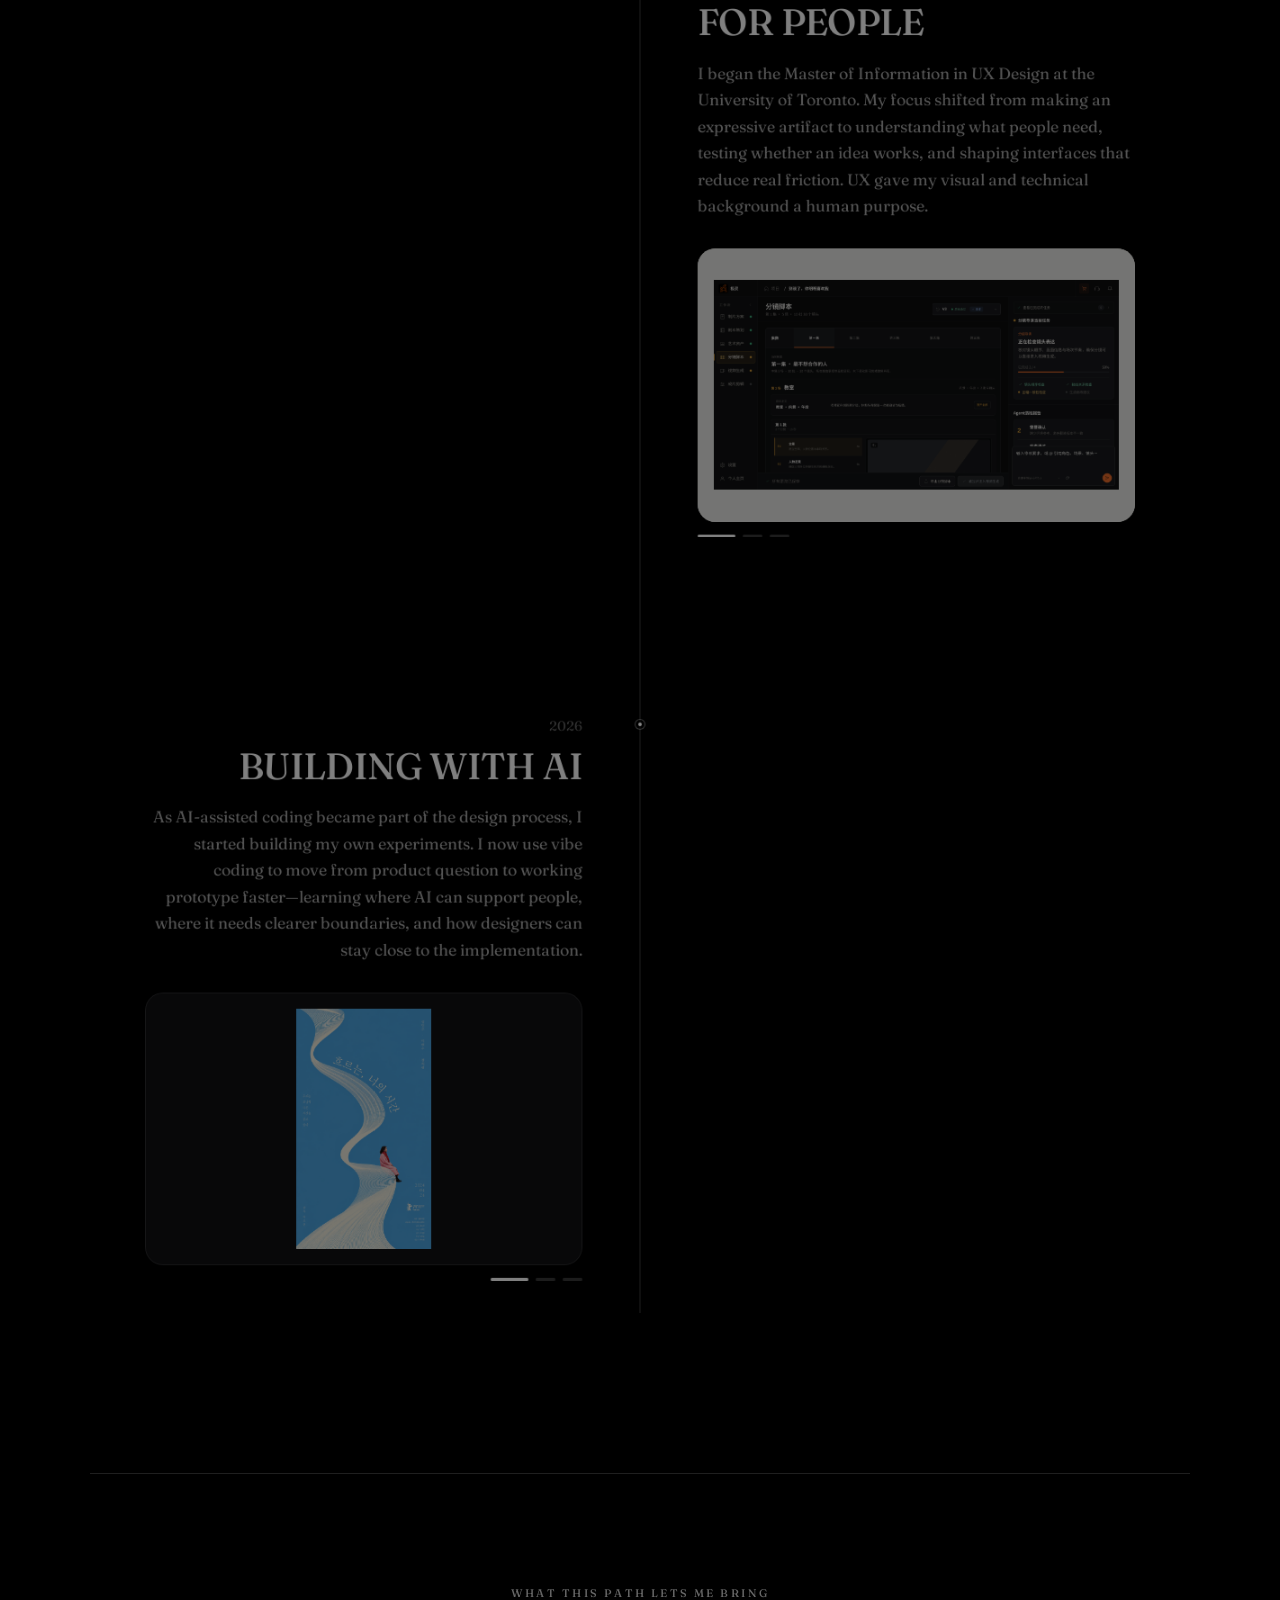
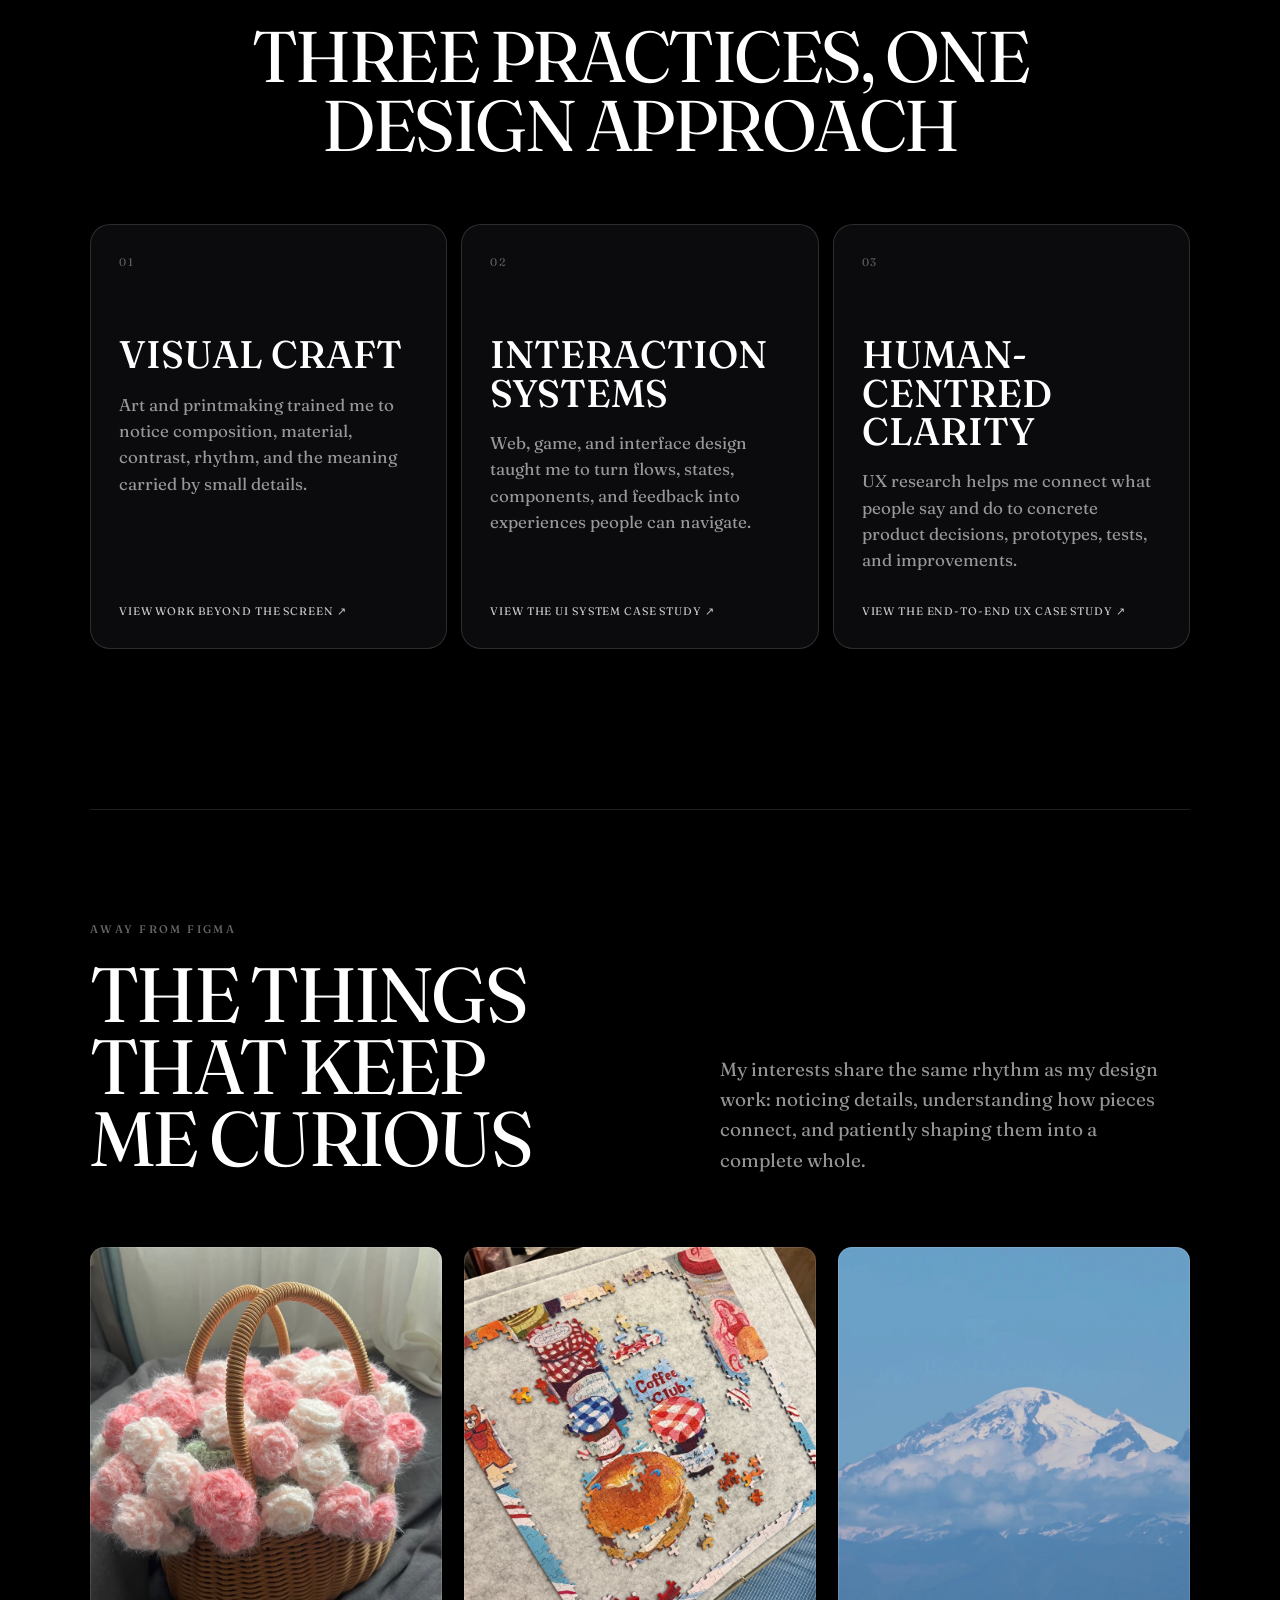
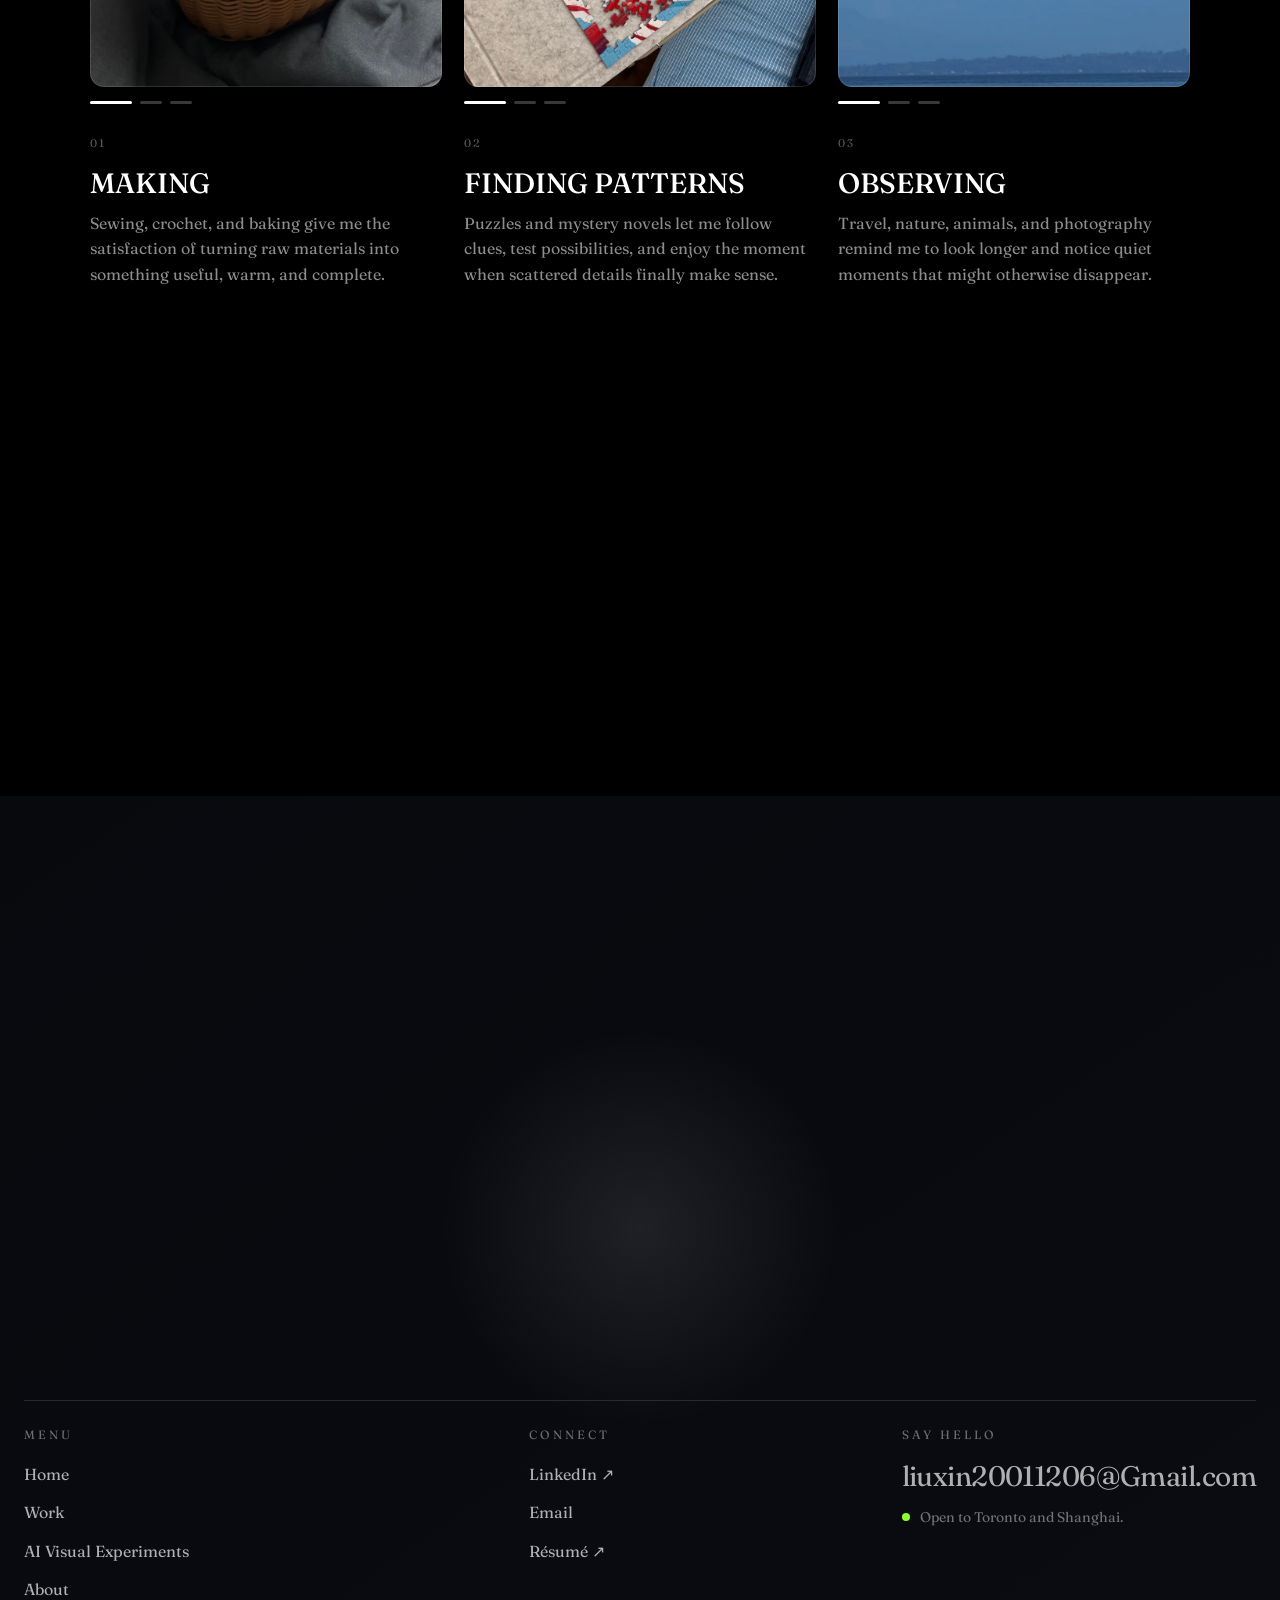
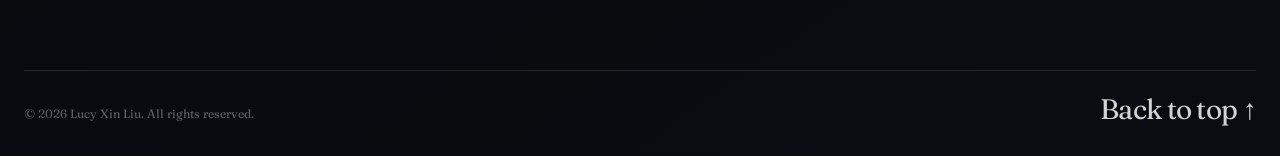
<file: about.html>
<!doctype html>
<html lang="en">
  <head>
    <meta charset="utf-8">
    <meta name="viewport" content="width=device-width, initial-scale=1">
    <meta name="theme-color" content="#0b0b0c">
    <meta name="description" content="A little more about Lucy Xin Liu — product designer, maker, puzzle lover, reader, and observer of small details.">
    <link rel="icon" type="image/png" href="seo/favicon.png">
    <link rel="stylesheet" href="styles.css?v=20260912-mobile-ai-i18n">
    <title>About Lucy Xin Liu</title>
  </head>
  <body class="about-page">
    <a class="skip-link" href="#about-main">Skip to content</a>
    <div class="scroll-progress" aria-hidden="true"><span data-scroll-progress></span></div>

    <header class="site-header" data-header>
      <nav class="nav-shell" aria-label="Primary navigation">
        <a class="brand nav-brand" href="index.html#top" aria-label="Lucy Xin Liu, home">
          <img class="brand__avatar" src="images/lucy/portrait.jpg" alt="Portrait of Lucy Xin Liu" width="44" height="44">
          <span class="brand__name">Lucy Liu.</span>
        </a>
        <div class="nav-links" data-desktop-nav>
          <a href="index.html#work">Work</a><a href="index.html#playground">AI Visual Experiments</a><a href="#about-main" aria-current="page">About</a>
          <a href="resume/Xin_Liu_Resume_Product_Design.pdf" target="_blank" rel="noreferrer">Résumé<span aria-hidden="true">↗</span></a>
          <button class="lang-toggle" type="button" data-lang-toggle aria-label="Switch language">EN / 中文</button>
        </div>
        <button class="nav-more" type="button" aria-label="Show navigation" aria-expanded="false">···</button>
        <div class="nav-socials" data-nav-socials>
          <a class="icon-link" href="https://www.linkedin.com/in/xinliu2001" target="_blank" rel="noreferrer" aria-label="Lucy Xin Liu on LinkedIn"><svg viewBox="0 0 24 24" aria-hidden="true"><path d="M6.6 8.1H3.3V19h3.3V8.1ZM5 3A2 2 0 1 0 5 7a2 2 0 0 0 0-4Zm7 5.1H8.8V19H12v-5.4c0-1.4.3-2.8 2-2.8 1.8 0 1.8 1.7 1.8 2.9V19h3.3v-6c0-3-1-5.2-4.1-5.2-1.5 0-2.6.8-3 1.6V8.1Z"/></svg></a>
          <a class="icon-link gmail-icon" href="mailto:liuxin20011206@gmail.com" aria-label="Email Lucy Xin Liu with Gmail"><svg viewBox="0 0 24 24" aria-hidden="true"><path fill="#4285f4" d="M3 18.5h3.2V9.2L3 6.8z"/><path fill="#34a853" d="M17.8 18.5H21V6.8l-3.2 2.4z"/><path fill="#fbbc04" d="M3 6.8l3.2 2.4L12 13.5l5.8-4.3L21 6.8V5.5c0-1.4-1.6-2.2-2.7-1.4L12 8.8 5.7 4.1C4.6 3.3 3 4.1 3 5.5z"/><path fill="#ea4335" d="M6.2 9.2V18.5H9V11.3L6.2 9.2zm8.8 2.1v7.2h2.8V9.2z"/></svg></a>
        </div>
        <button class="menu-toggle mobile-menu-toggle" type="button" data-menu-toggle aria-expanded="false" aria-controls="mobile-menu" aria-label="Open menu"><span></span><span></span></button>
      </nav>
      <div class="mobile-menu" id="mobile-menu" data-mobile-menu aria-hidden="true">
        <a href="index.html#work">Work</a><a href="index.html#playground">AI Visual Experiments</a><a href="#about-main">About</a><a href="resume/Xin_Liu_Resume_Product_Design.pdf" target="_blank" rel="noreferrer">Résumé ↗</a>
        <button class="lang-toggle mobile-lang-toggle" type="button" data-lang-toggle>EN / 中文</button>
        <div class="mobile-menu__meta"><a href="https://www.linkedin.com/in/xinliu2001" target="_blank" rel="noreferrer">LinkedIn ↗</a><a href="mailto:liuxin20011206@gmail.com">Email</a></div>
      </div>
    </header>

    <main id="about-main">
      <section class="about-reference-hero" aria-labelledby="about-page-title">
        <div class="about-reference-hero__label reveal" data-reveal><p><span class="section-status-dot" aria-hidden="true"></span><span data-i18n="aboutHeroLabel">About Me</span></p></div>
        <div class="about-reference-hero__title reveal" data-reveal><h1 id="about-page-title" data-i18n="aboutHeroGreeting">Hey! Thanks for stopping by</h1></div>
        <div class="about-reference-hero__copy reveal" data-reveal><p data-i18n="aboutHeroStatement">I’m Lucy, a product designer shaped by art, technology, and a lifelong instinct to make things. I turn research, visual craft, interaction design, and code into experiences people can understand and use.</p></div>
        <div class="about-reference-hero__visual reveal" data-reveal aria-label="Portraits of Lucy while travelling">
          <span class="about-reference-hero__glow" aria-hidden="true"></span>
          <figure class="about-reference-portrait about-reference-portrait--main"><img src="images/lucy/about/portrait-lake.jpg" alt="Lucy standing beside a snowy mountain lake" fetchpriority="high"></figure>
          <figure class="about-reference-portrait about-reference-portrait--secondary"><img src="images/lucy/about/portrait-garden.jpg" alt="Lucy in a flower-covered garden arch" fetchpriority="high"></figure>
          <figure class="about-reference-portrait about-reference-portrait--autumn"><img src="images/lucy/about/portrait-autumn.jpg" alt="Lucy standing beneath red autumn maple trees" fetchpriority="high"></figure>
        </div>
        <a class="about-reference-scroll" href="#journey" data-i18n="aboutScroll">Scroll</a>
      </section>

      <section class="interest-journey professional-journey" id="journey" aria-labelledby="journey-title" data-interest-journey>
        <div class="interest-journey__shell">
          <p class="journey-kicker reveal" data-reveal data-i18n="journeyKicker">From making objects to shaping experiences</p>
          <h2 id="journey-title" class="reveal" data-reveal data-i18n="journeyTitle">My Journey into Design</h2>
          <p class="interest-journey__intro reveal" data-reveal data-i18n="journeyIntro">My path into UX was not a single decision. It grew from years of making by hand, studying visual culture, building interactive work, and wanting the things I create to solve real problems for people.</p>
          <div class="interest-timeline" data-interest-timeline>
            <div class="interest-timeline__track" aria-hidden="true"></div><div class="interest-timeline__progress" data-interest-progress aria-hidden="true"></div>

            <article class="interest-item interest-item--right" data-interest-item>
              <span class="interest-item__node" aria-hidden="true"><i></i></span>
              <div class="interest-item__content"><span class="interest-item__number" data-i18n="journeyOneMeta">Shenzhen → Vancouver</span><h3 data-i18n="journeyOneTitle">Learning through making</h3><p data-i18n="journeyOneCopy">I grew up in Shenzhen and moved to Vancouver for high school. Sewing, baking, and making things by hand helped me recognize an early pattern: I was happiest when I could understand how something was made, then shape the pieces into a finished object of my own.</p>
                <div class="interest-gallery" data-interest-gallery tabindex="0" aria-label="Early making interests"><div class="interest-gallery__stage"><img class="is-active" src="images/lucy/about/sewing-bag-front.jpg" alt="Hand-sewn gingham drawstring bag" loading="lazy"><img src="images/lucy/about/baking-cake.jpg" alt="A matcha cake made by Lucy" loading="lazy"><img src="images/lucy/about/crochet-rug.jpg" alt="Hand-crocheted pink floral rug made by Lucy" loading="lazy"></div><div class="interest-gallery__dots" aria-label="Choose an early making photograph"></div></div>
              </div>
            </article>

            <article class="interest-item interest-item--left" data-interest-item>
              <span class="interest-item__node" aria-hidden="true"><i></i></span>
              <div class="interest-item__content"><span class="interest-item__number" data-i18n="journeyTwoMeta">University of Toronto + Sheridan College</span><h3 data-i18n="journeyTwoTitle">Where art met technology</h3><p data-i18n="journeyTwoCopy">Art &amp; Art History trained my eye through printmaking, screen printing, copperplate engraving, and relief carving. Alongside it, CCIT—Communication, Culture, Information &amp; Technology—introduced me to web and game design. Watching lines of code become a beautiful, interactive page made technology feel like another material I could create with.</p>
                <div class="interest-gallery interest-gallery--art" data-interest-gallery tabindex="0" aria-label="Art and printmaking work"><div class="interest-gallery__stage"><img class="is-active" src="images/lucy/beyond/time-travel-horizontal.jpg" alt="Time Travel screen print" loading="lazy"><img src="images/lucy/beyond/blood-rose.jpg" alt="Blood Rose relief print" loading="lazy"><img src="images/lucy/beyond/lanterns-one.jpg" alt="Lantern-themed intaglio prints" loading="lazy"></div><div class="interest-gallery__dots" aria-label="Choose an art photograph"></div></div>
              </div>
            </article>

            <article class="interest-item interest-item--right" data-interest-item>
              <span class="interest-item__node" aria-hidden="true"><i></i></span>
              <div class="interest-item__content"><span class="interest-item__number">2025</span><h3 data-i18n="journeyThreeTitle">Designing for people</h3><p data-i18n="journeyThreeCopy">I began the Master of Information in UX Design at the University of Toronto. My focus shifted from making an expressive artifact to understanding what people need, testing whether an idea works, and shaping interfaces that reduce real friction. UX gave my visual and technical background a human purpose.</p>
                <div class="interest-gallery interest-gallery--product interest-gallery--projects" data-interest-gallery tabindex="0" aria-label="Graduate UX design projects"><div class="interest-gallery__stage"><img class="is-active" src="images/lucy/case-studies/geeellink/hifi/storyboard.png" alt="Geeelink storyboard and AI quality review interface" loading="lazy"><img src="images/lucy/case-studies/ide/ide-desktop-home.png" alt="iDE responsive education website" loading="lazy"><img src="images/lucy/case-studies/ourjourneyman/ourjourneyman-mockup.png" alt="OurJourneyMan client and artisan interface mockup" loading="lazy"></div><div class="interest-gallery__dots" aria-label="Choose a UX project image"></div></div>
              </div>
            </article>

            <article class="interest-item interest-item--left" data-interest-item>
              <span class="interest-item__node" aria-hidden="true"><i></i></span>
              <div class="interest-item__content"><span class="interest-item__number">2026</span><h3 data-i18n="journeyFourTitle">Building with AI</h3><p data-i18n="journeyFourCopy">As AI-assisted coding became part of the design process, I started building my own experiments. I now use vibe coding to move from product question to working prototype faster—learning where AI can support people, where it needs clearer boundaries, and how designers can stay close to the implementation.</p>
                <div class="interest-gallery interest-gallery--product interest-gallery--covers" data-interest-gallery tabindex="0" aria-label="AI Visual Experiments projects"><div class="interest-gallery__stage"><img class="is-active" src="images/lucy/ai-posters/time-poster.png" alt="Film Poster Series cover" loading="lazy"><img src="images/lucy/posters/01-blueberry-tart.png" alt="Food Poster Series cover" loading="lazy"><img src="images/lucy/ai-goddesses/hera.png" alt="Gilded Goddesses of Olympus cover" loading="lazy"></div><div class="interest-gallery__dots" aria-label="Choose an AI Visual Experiments project"></div></div>
              </div>
            </article>
          </div>

          <section class="about-strengths" aria-labelledby="strengths-title">
            <p class="journey-kicker reveal" data-reveal data-i18n="strengthsKicker">What this path lets me bring</p>
            <h2 id="strengths-title" class="reveal" data-reveal data-i18n="strengthsTitle">Three practices, one design approach</h2>
            <div class="about-strengths__grid">
              <a class="about-strength reveal" data-reveal href="index.html#creative"><span>01</span><h3 data-i18n="strengthOneTitle">Visual craft</h3><p data-i18n="strengthOneCopy">Art and printmaking trained me to notice composition, material, contrast, rhythm, and the meaning carried by small details.</p><b data-i18n="strengthOneLink">View work beyond the screen ↗</b></a>
              <a class="about-strength reveal" data-reveal href="ourjourneyman.html"><span>02</span><h3 data-i18n="strengthTwoTitle">Interaction systems</h3><p data-i18n="strengthTwoCopy">Web, game, and interface design taught me to turn flows, states, components, and feedback into experiences people can navigate.</p><b data-i18n="strengthTwoLink">View the UI system case study ↗</b></a>
              <a class="about-strength reveal" data-reveal href="snapbudget.html"><span>03</span><h3 data-i18n="strengthThreeTitle">Human-centred clarity</h3><p data-i18n="strengthThreeCopy">UX research helps me connect what people say and do to concrete product decisions, prototypes, tests, and improvements.</p><b data-i18n="strengthThreeLink">View the end-to-end UX case study ↗</b></a>
            </div>
          </section>

          <section class="offscreen-interests" aria-labelledby="offscreen-title">
            <div class="offscreen-interests__heading reveal" data-reveal><div><p class="journey-kicker" data-i18n="offscreenKicker">Away from Figma</p><h2 id="offscreen-title" data-i18n="offscreenTitle">The things that keep me curious</h2></div><p data-i18n="offscreenIntro">My interests share the same rhythm as my design work: noticing details, understanding how pieces connect, and patiently shaping them into a complete whole.</p></div>
            <div class="offscreen-interests__grid">
              <article class="offscreen-card reveal" data-reveal><div class="interest-gallery" data-interest-gallery tabindex="0"><div class="interest-gallery__stage"><img class="is-active" src="images/lucy/about/crochet-basket.jpg" alt="Finished basket of crocheted flowers" loading="lazy"><img src="images/lucy/about/sewing-bag-detail.jpg" alt="Detail of a hand-sewn gingham bag" loading="lazy"><img src="images/lucy/about/baking-process.jpg" alt="Pastries baking in an oven" loading="lazy"></div><div class="interest-gallery__dots" aria-label="Choose a making photograph"></div></div><span>01</span><h3 data-i18n="offscreenMakingTitle">Making</h3><p data-i18n="offscreenMakingCopy">Sewing, crochet, and baking give me the satisfaction of turning raw materials into something useful, warm, and complete.</p></article>
              <article class="offscreen-card reveal" data-reveal><div class="interest-gallery" data-interest-gallery tabindex="0"><div class="interest-gallery__stage"><img class="is-active" src="images/lucy/about/puzzle-process.jpg" alt="Puzzle pieces being assembled" loading="lazy"><img src="images/lucy/about/puzzle-coffee.jpg" alt="Completed illustrated puzzle" loading="lazy"><img src="images/lucy/about/puzzle-carnival.jpg" alt="Completed night carnival puzzle" loading="lazy"></div><div class="interest-gallery__dots" aria-label="Choose a puzzle photograph"></div></div><span>02</span><h3 data-i18n="offscreenPatternTitle">Finding patterns</h3><p data-i18n="offscreenPatternCopy">Puzzles and mystery novels let me follow clues, test possibilities, and enjoy the moment when scattered details finally make sense.</p></article>
              <article class="offscreen-card reveal" data-reveal><div class="interest-gallery" data-interest-gallery tabindex="0"><div class="interest-gallery__stage"><img class="is-active" src="images/lucy/about/observing-mountain.jpg" alt="A snow-covered mountain rising above clouds" loading="lazy"><img src="images/lucy/about/diary-orca.jpg" alt="An orca surfacing in blue water" loading="lazy"><img src="images/lucy/about/diary-cat.jpg" alt="A cat sitting in tall grass" loading="lazy"></div><div class="interest-gallery__dots" aria-label="Choose a travel photograph"></div></div><span>03</span><h3 data-i18n="offscreenObservingTitle">Observing</h3><p data-i18n="offscreenObservingCopy">Travel, nature, animals, and photography remind me to look longer and notice quiet moments that might otherwise disappear.</p></article>
            </div>
          </section>

          <div class="interest-journey__end reveal" data-reveal><p data-i18n="journeyEnd">I’m still guided by the same instinct I had when making things by hand: understand the pieces, care about the details, and create something that works as a whole.</p><a href="index.html#work" data-i18n="journeyWorkLink">See how this shows up in my work ↗</a></div>
        </div>
      </section>

      <section class="contact" id="contact" aria-labelledby="contact-title" data-contact><div class="contact__spotlight" data-contact-spotlight aria-hidden="true"></div><div class="contact__inner"><p class="contact-kicker">Open to Product Design and UX Design opportunities.</p><h2 id="contact-title" class="contact__title contact-cta" data-contact-cta><span class="cta-line"><span class="cta-word cta-word-left">Let’s</span></span><span class="cta-line"><span class="cta-word cta-word-right">Collaborate!</span></span></h2><footer class="footer footer-grid"><div class="footer__column footer-column"><p class="footer__label footer-label">Menu</p><ul><li><a href="index.html#top">Home</a></li><li><a href="index.html#work">Work</a></li><li><a href="index.html#playground">AI Visual Experiments</a></li><li><a href="#about-main">About</a></li></ul></div><div class="footer__column footer-column"><p class="footer__label footer-label">Connect</p><ul><li><a href="https://www.linkedin.com/in/xinliu2001" target="_blank" rel="noreferrer">LinkedIn ↗</a></li><li><a href="mailto:liuxin20011206@gmail.com">Email</a></li><li><a href="resume/Xin_Liu_Resume_Product_Design.pdf" target="_blank" rel="noreferrer">Résumé ↗</a></li></ul></div><div class="footer__column footer__hello footer-column"><p class="footer__label footer-label">Say hello</p><a class="footer-email" href="mailto:liuxin20011206@gmail.com">liuxin20011206@Gmail.com</a><p class="footer-location"><span class="section-status-dot" aria-hidden="true"></span>Open to Toronto and Shanghai.</p></div><div class="footer__bottom footer-meta"><p>© 2026 Lucy Xin Liu. All rights reserved.</p><a href="#about-main">Back to top <span aria-hidden="true">↑</span></a></div></footer></div></section>
    </main>
    <script src="script.js?v=20260913-routing-fix" defer></script>
  </body>
</html>
</file>
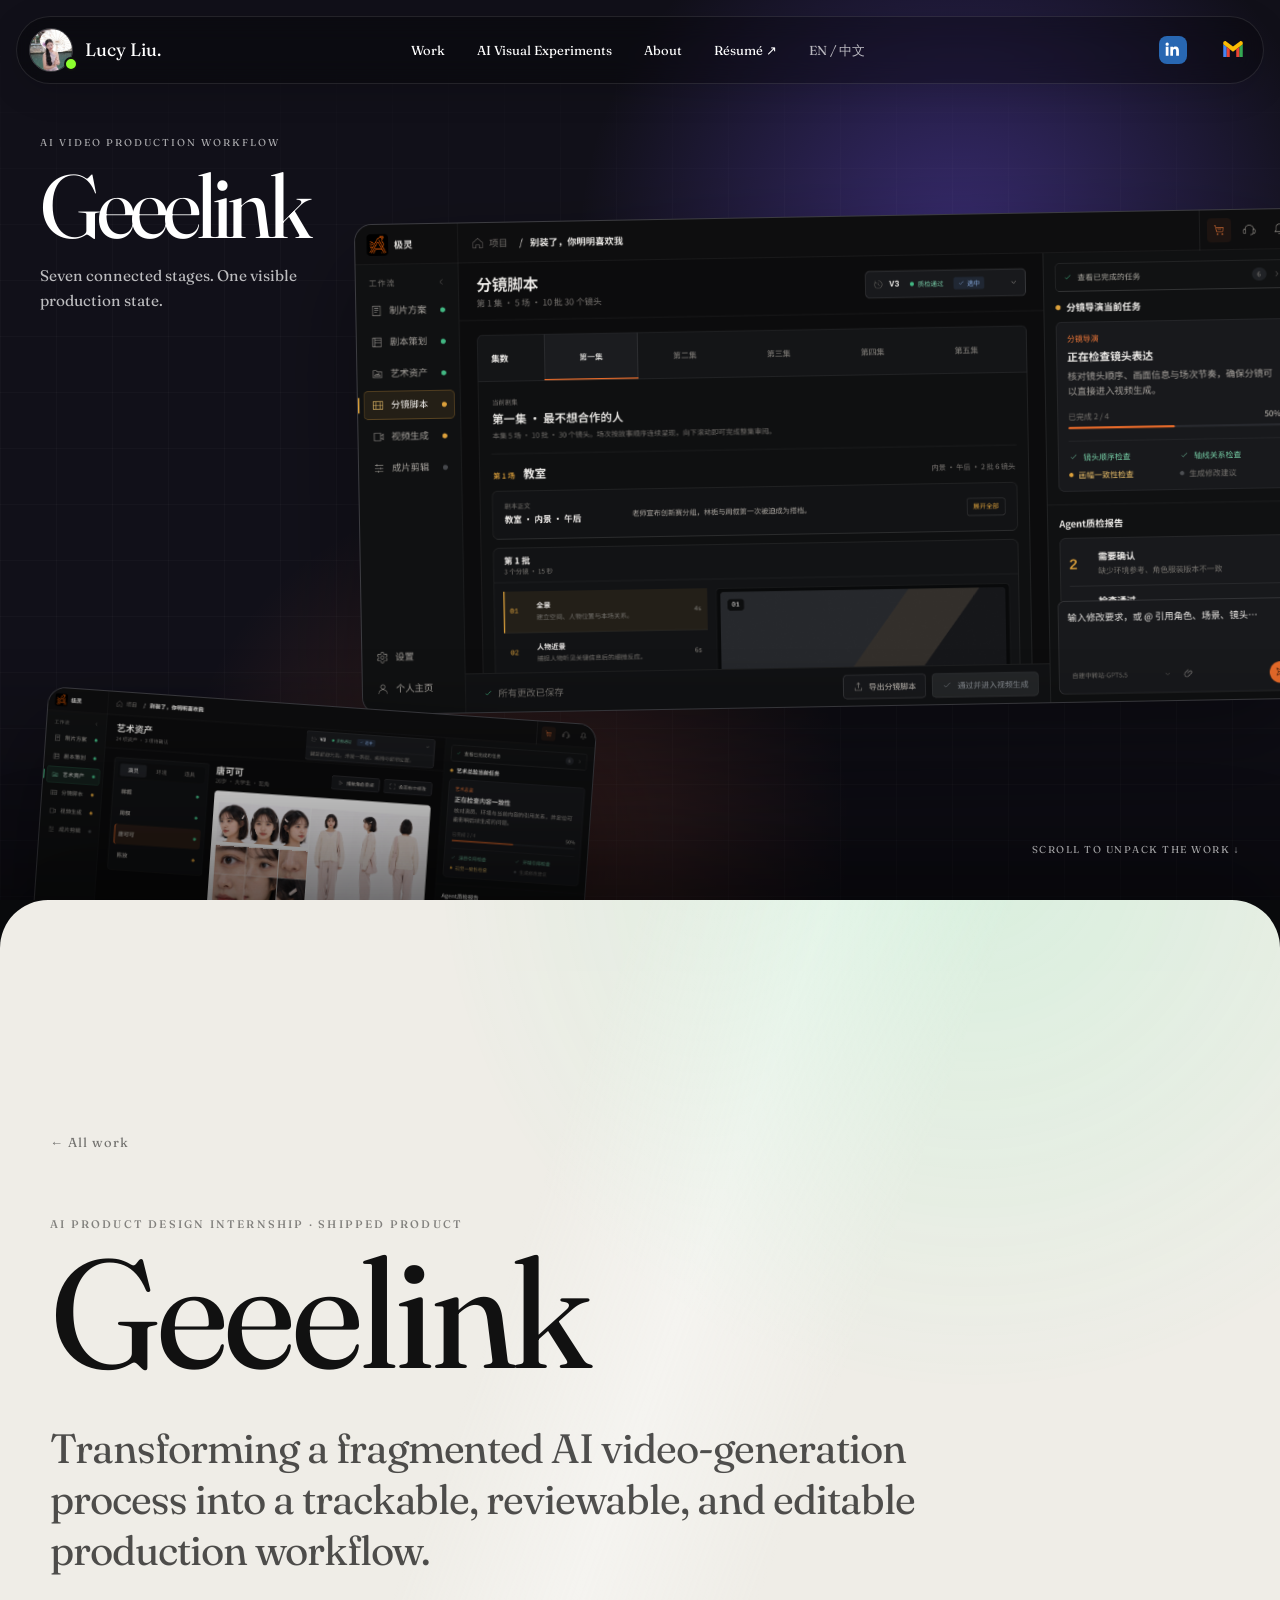
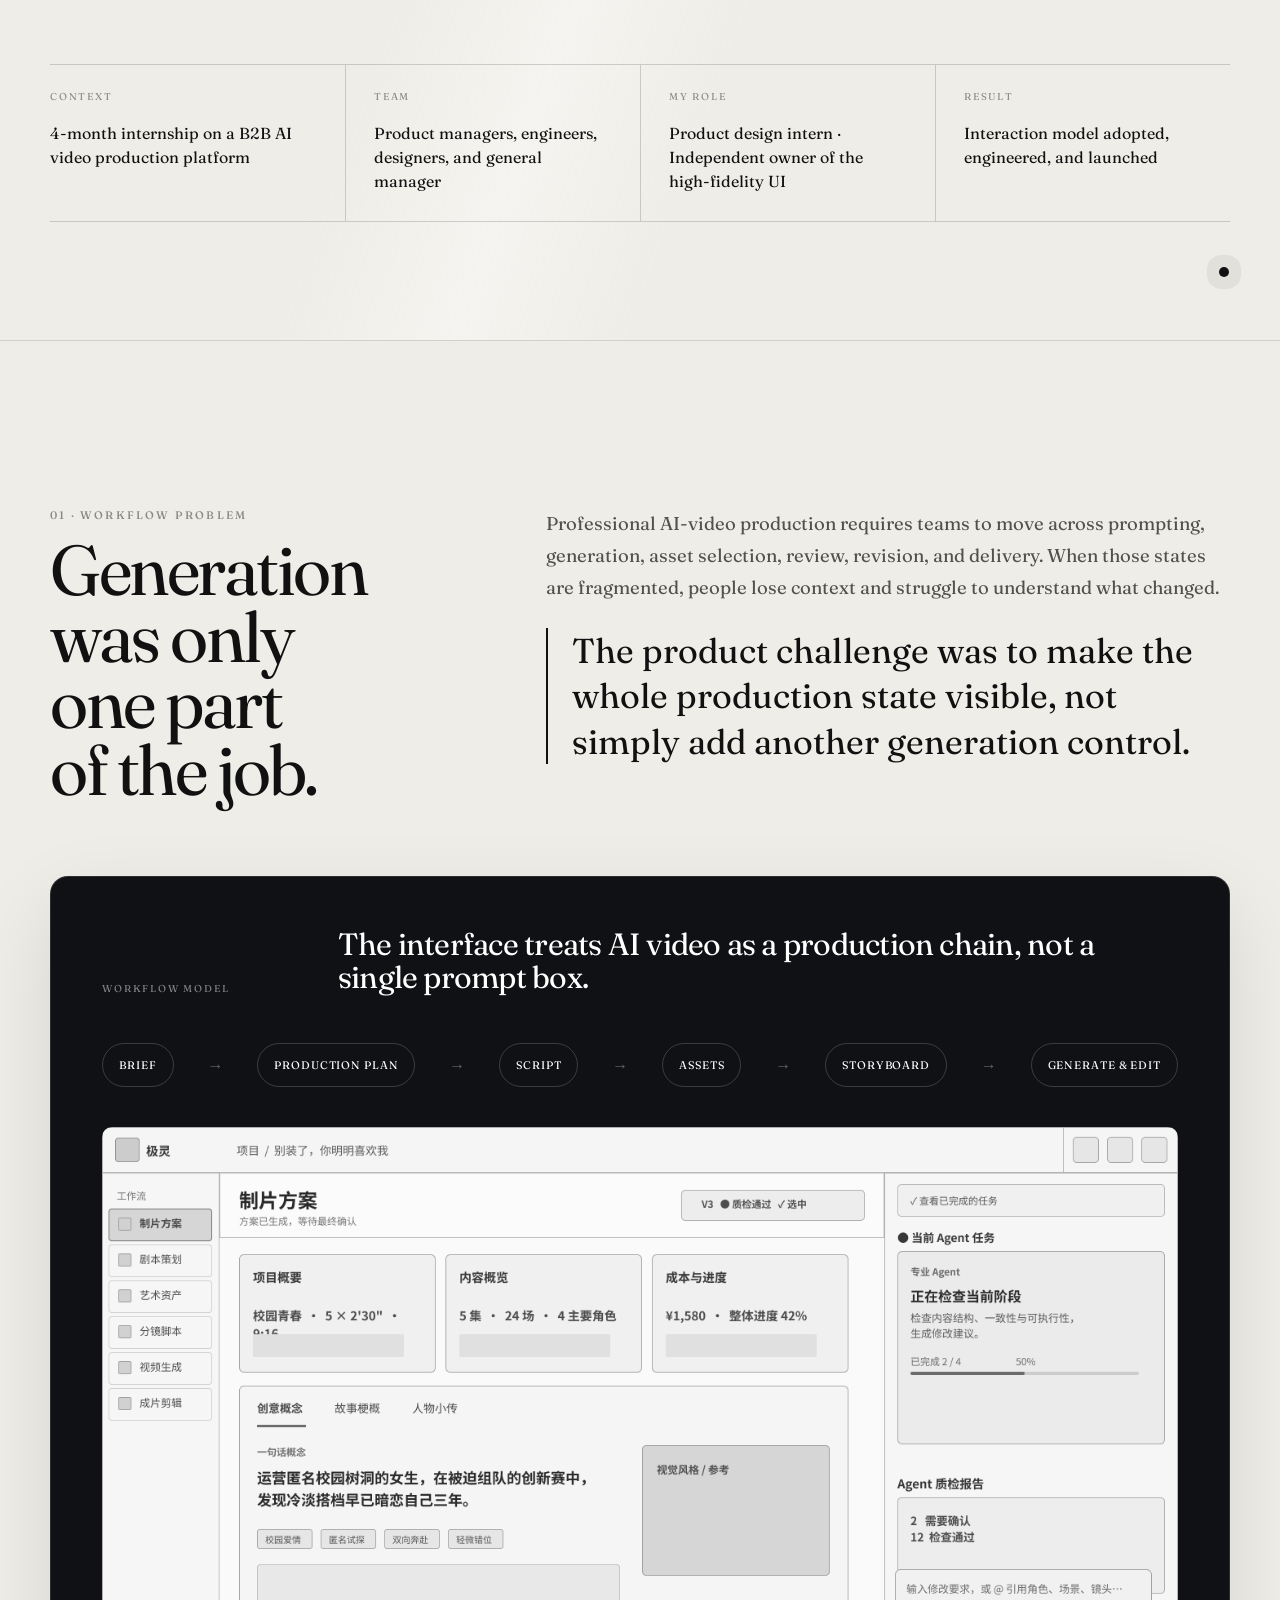
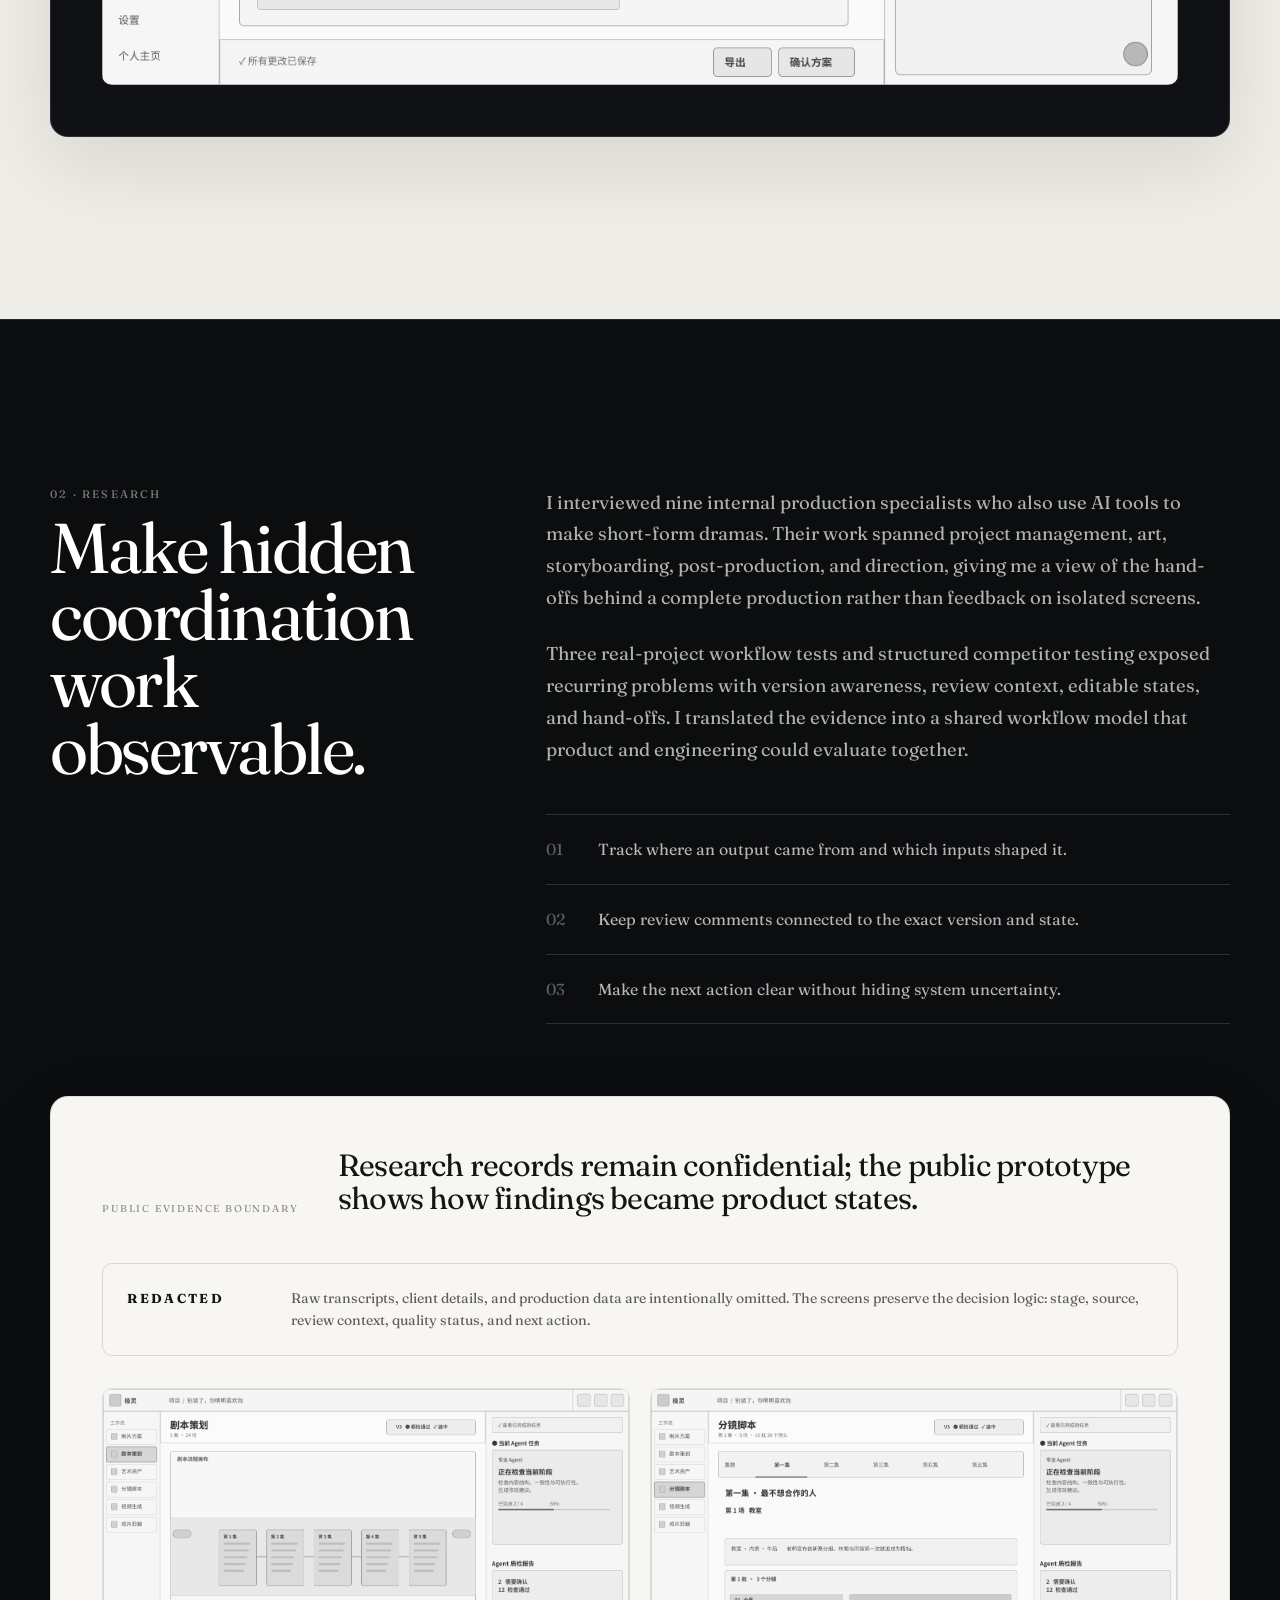
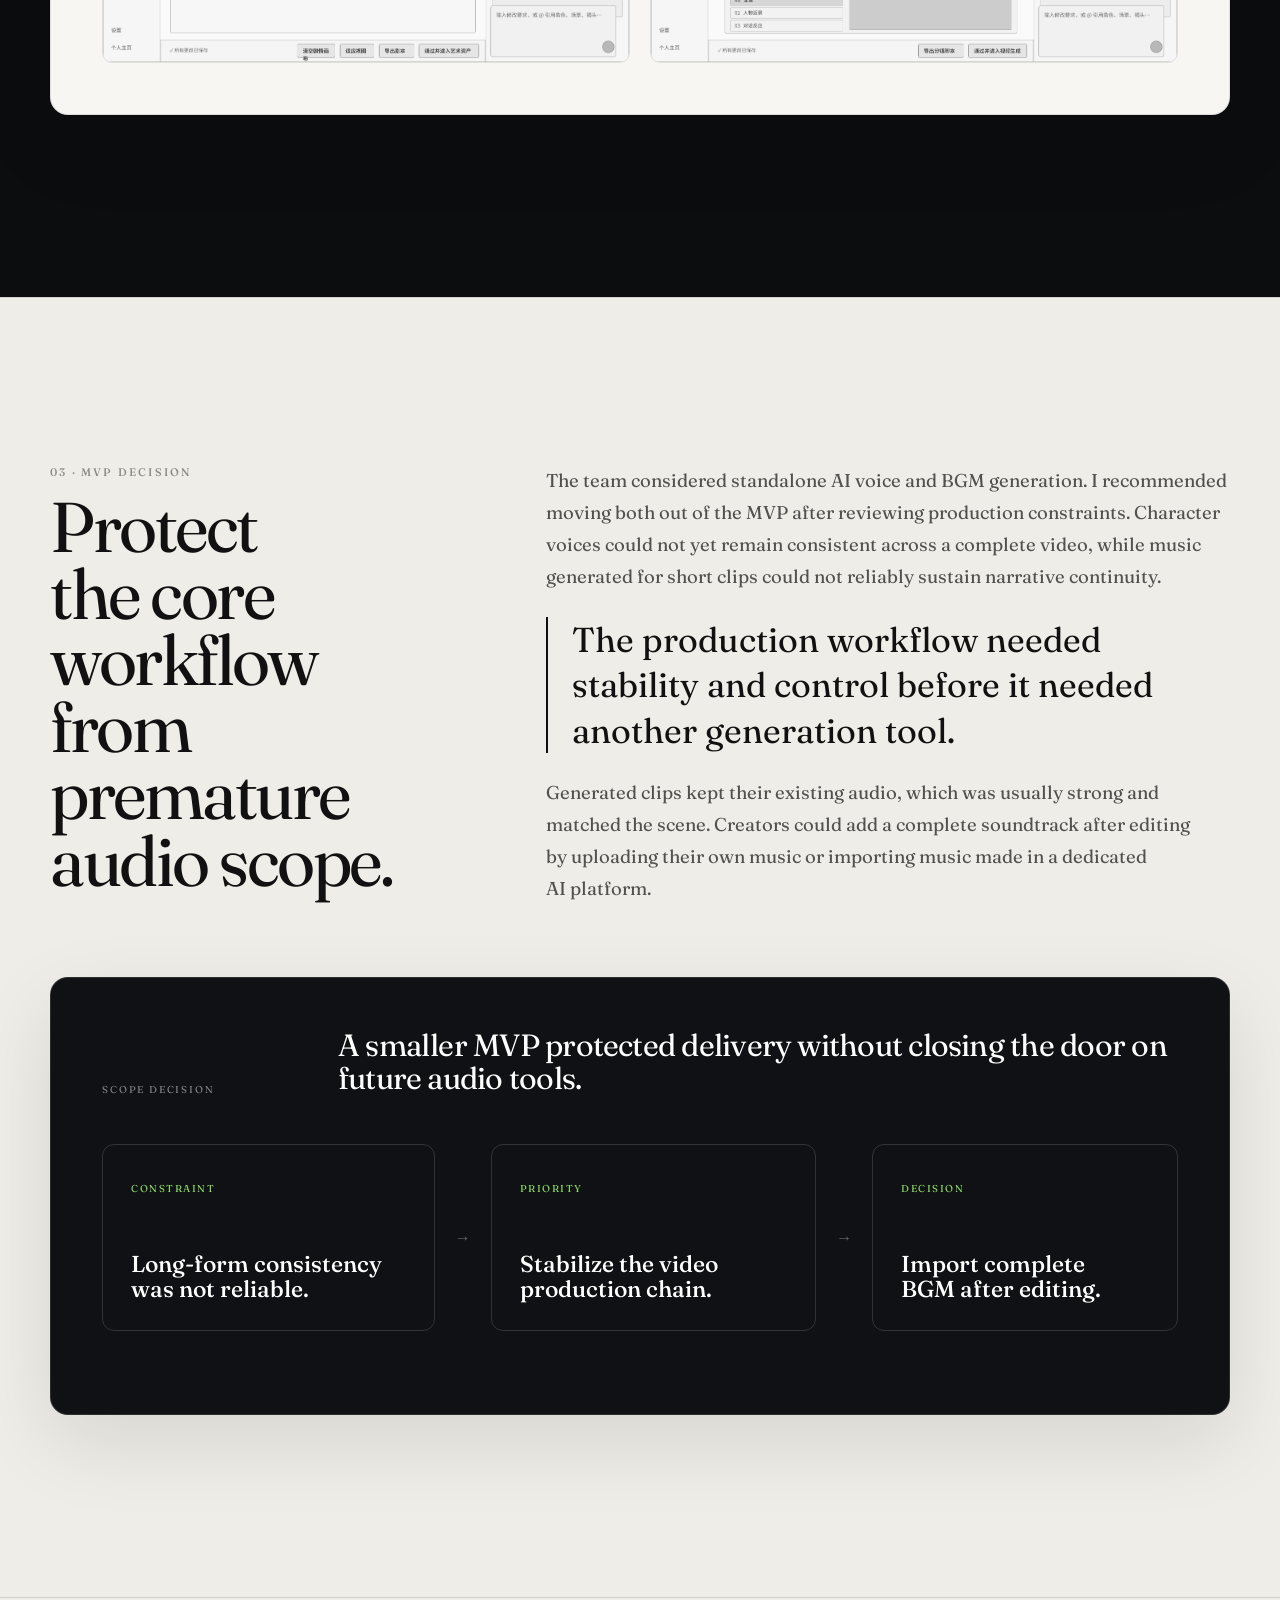
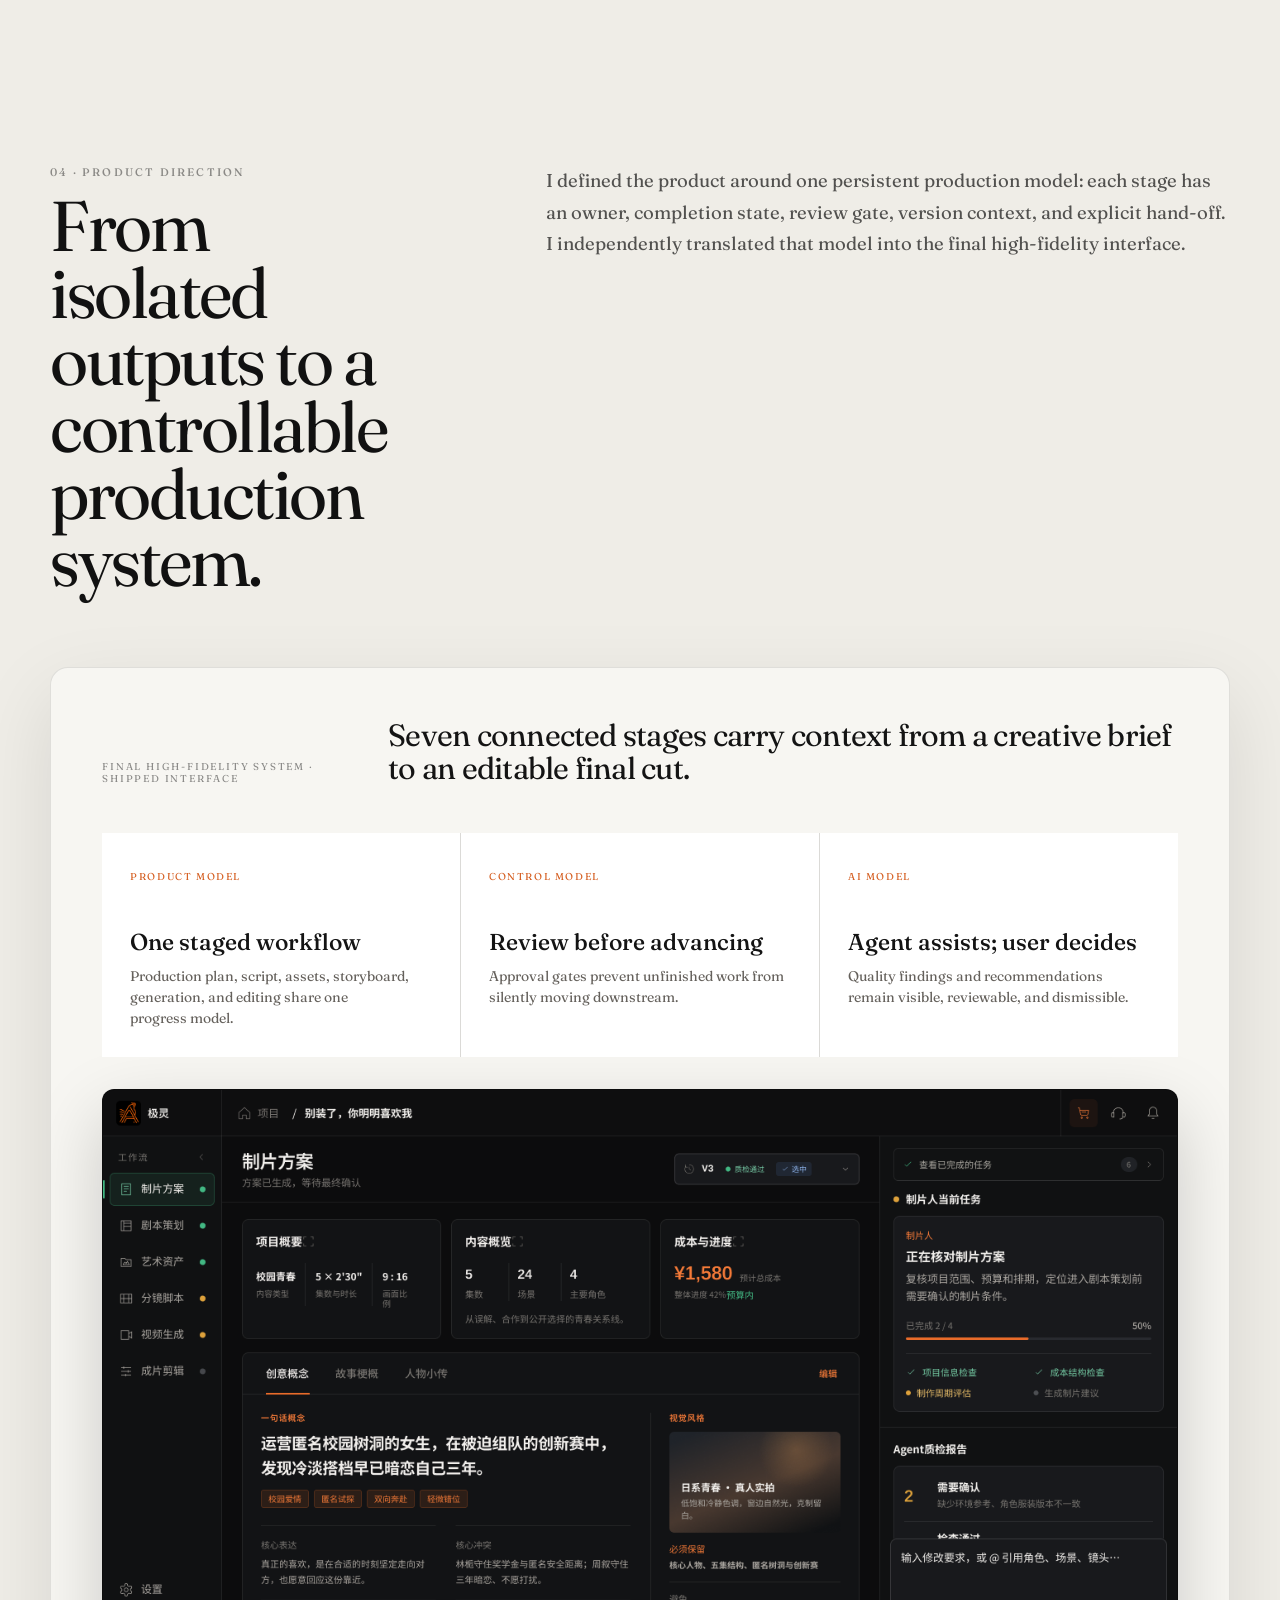
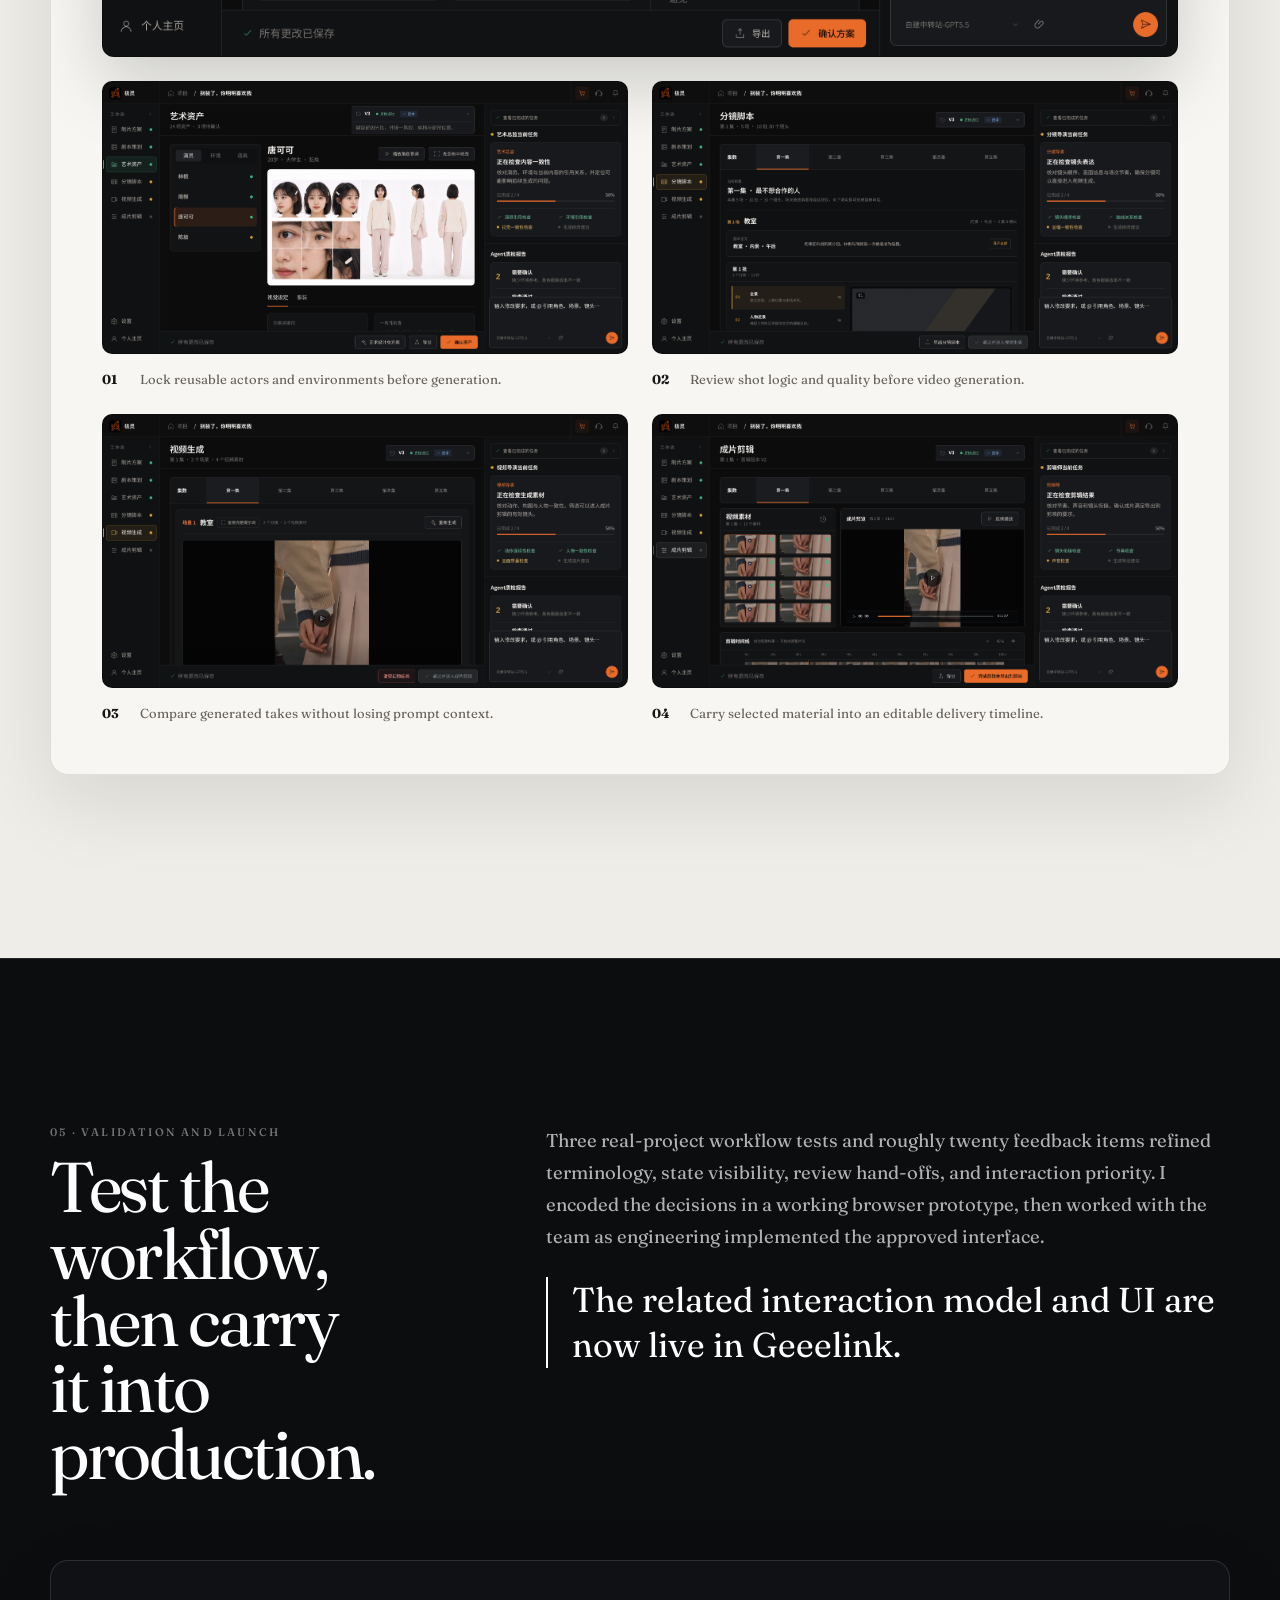
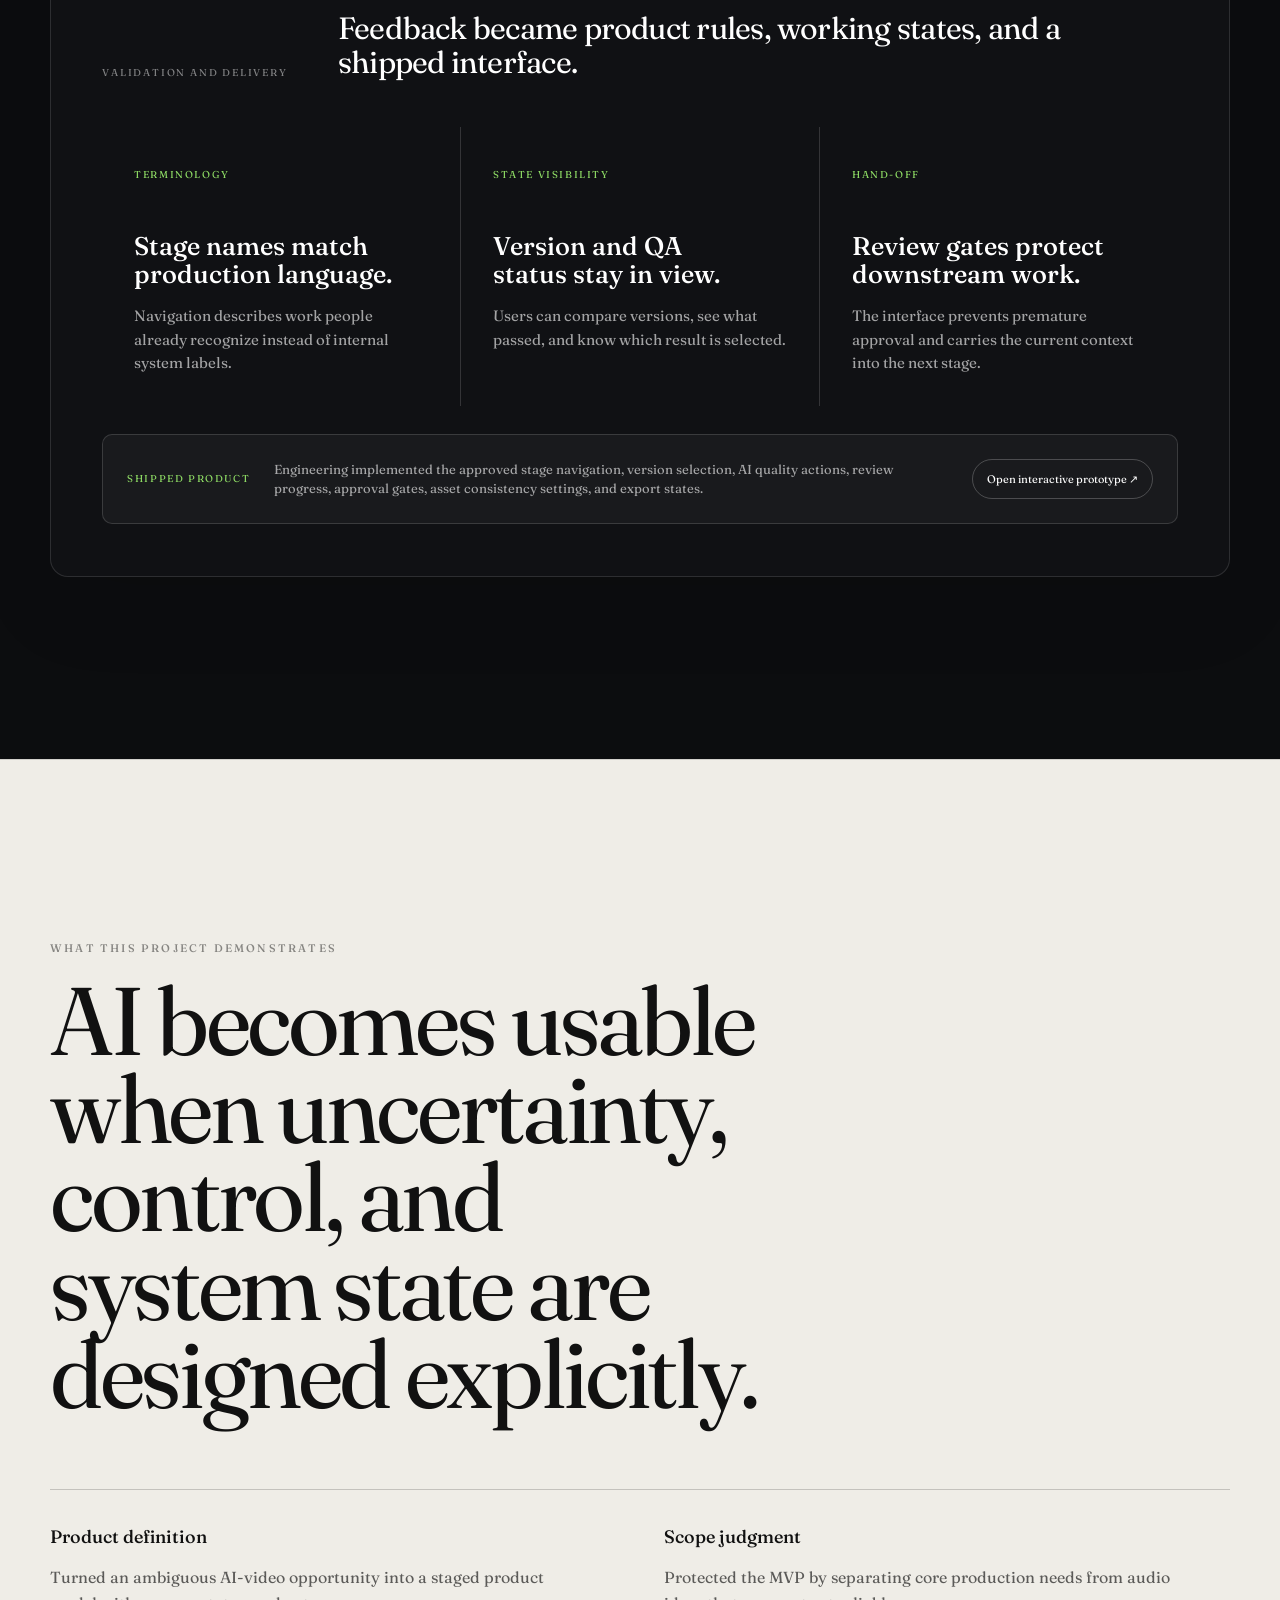
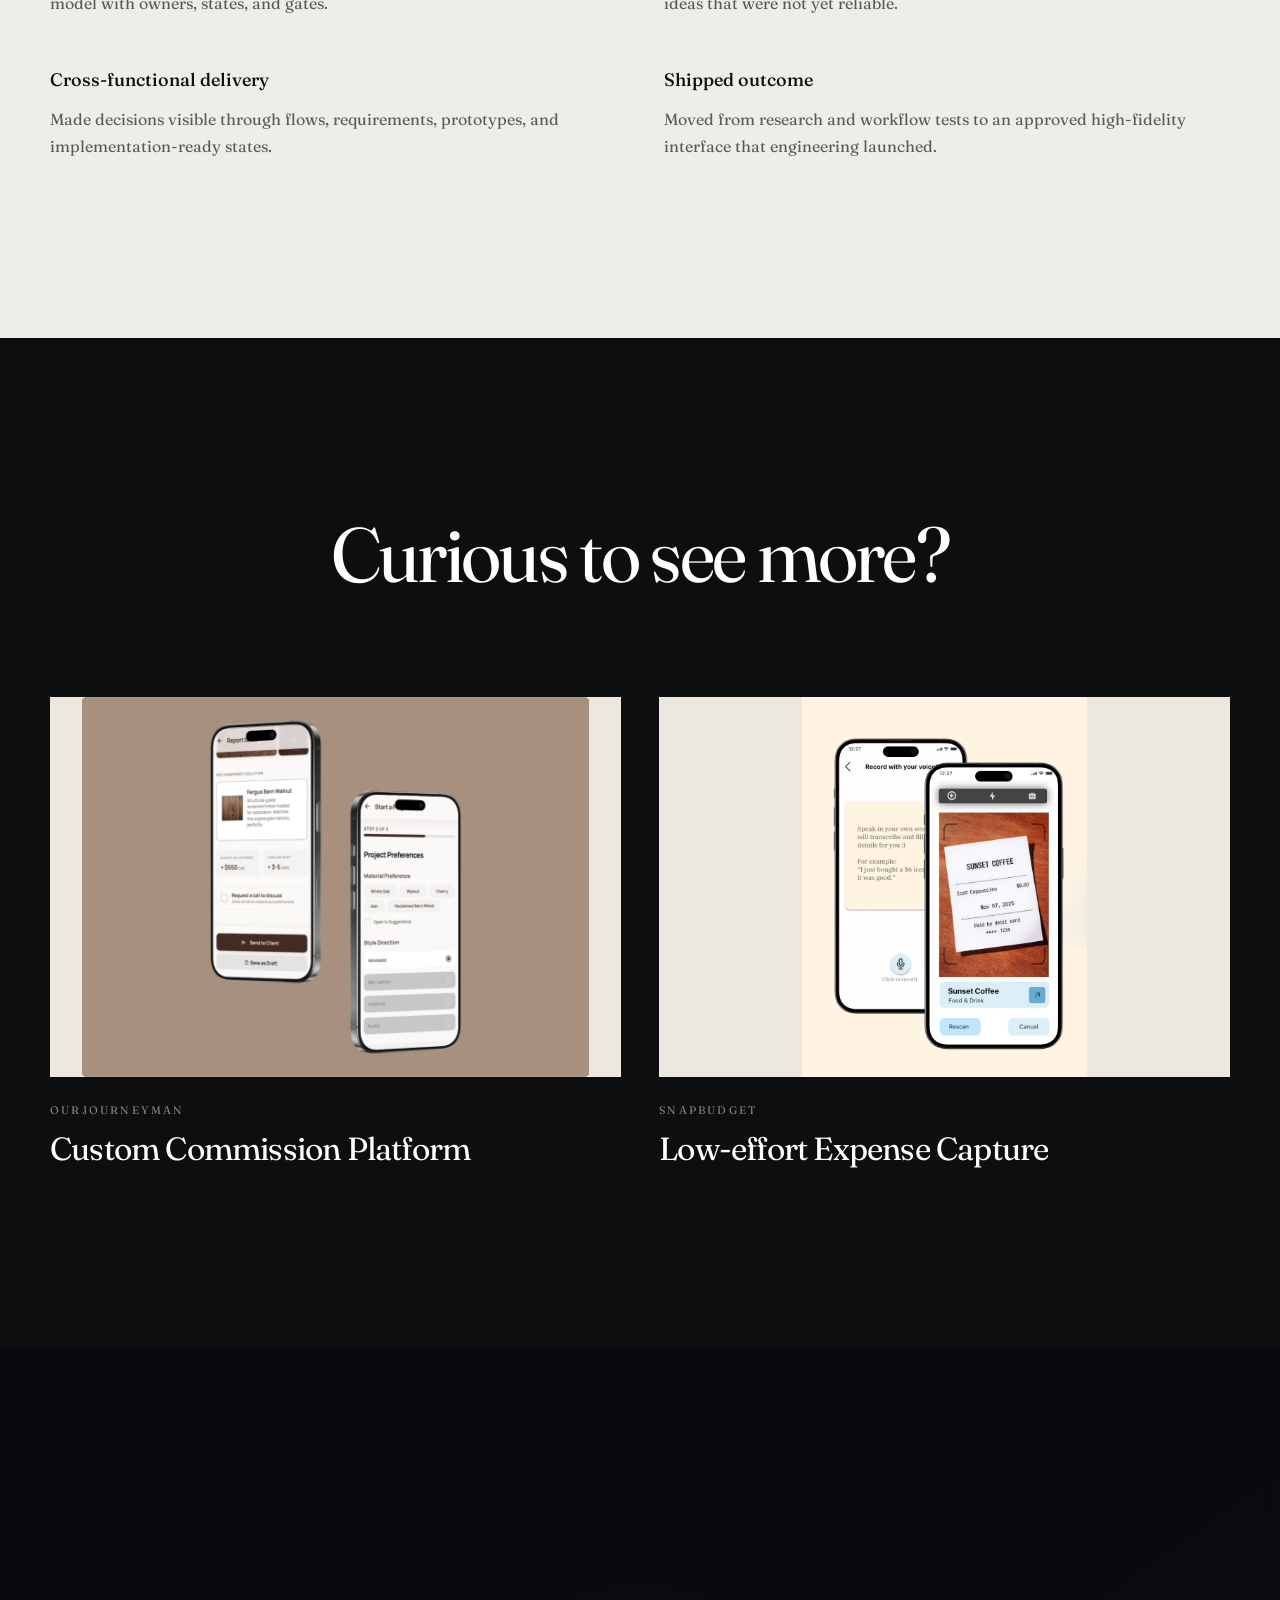
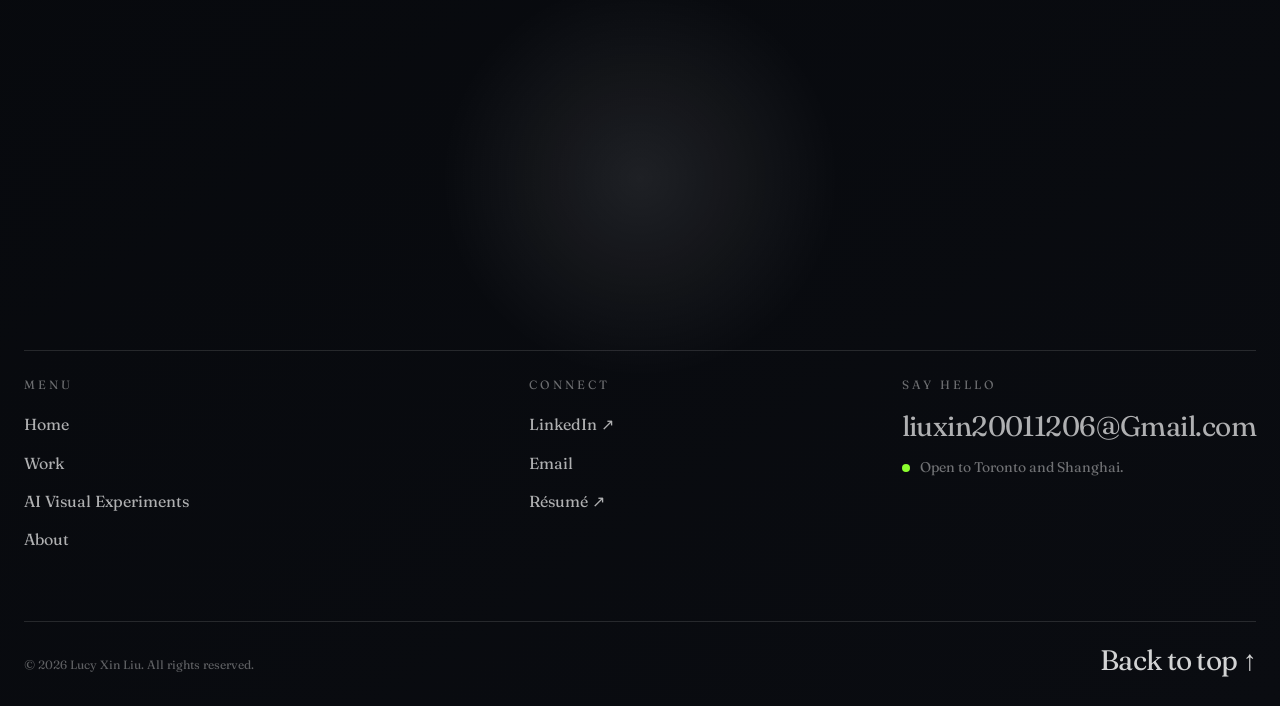
<file: geeellink.html>
<!doctype html><html lang="en"><head><meta charset="utf-8"><meta name="viewport" content="width=device-width, initial-scale=1"><meta name="theme-color" content="#efede7"><meta name="description" content="A redacted AI product design case study by Lucy Xin Liu."><link rel="icon" type="image/png" href="seo/favicon.png"><link rel="stylesheet" href="styles.css?v=20260912-mobile-ai-i18n"><title>Geeelink — Lucy Xin Liu</title></head>
<body class="case-page" style="--case-glow:rgba(104,255,178,.22);--case-accent:#8fdd65"><a class="skip-link" href="#case-content">Skip to content</a><div class="scroll-progress" aria-hidden="true"><span data-scroll-progress></span></div><header class="site-header" data-header><nav class="nav-shell" aria-label="Primary navigation"><a class="brand nav-brand" href="index.html#top"><img class="brand__avatar" src="images/lucy/portrait.jpg" alt="Portrait of Lucy Xin Liu" width="44" height="44"><span class="brand__name">Lucy Liu.</span></a><div class="nav-links"><a href="index.html#work">Work</a><a href="index.html#playground">AI Visual Experiments</a><a href="about.html">About</a><a href="resume/Xin_Liu_Resume_Product_Design.pdf" target="_blank" rel="noreferrer">Résumé ↗</a></div></nav></header>
<main class="case-main" id="case-content"><section class="case-hero"><div class="case-shell"><a class="case-back" href="index.html#work">← All work</a><p class="case-kicker">AI Product Design Internship · Shipped Product</p><h1 class="case-title"><span>Geeelink</span></h1><p class="case-thesis">Transforming a fragmented AI video-generation process into a trackable, reviewable, and editable production workflow.</p><dl class="case-proof"><div><dt>Context</dt><dd>4-month internship on a B2B AI video production platform</dd></div><div><dt>Team</dt><dd>Product managers, engineers, designers, and general manager</dd></div><div><dt>My role</dt><dd>Product design intern · Independent owner of the high-fidelity UI</dd></div><div><dt>Result</dt><dd>Interaction model adopted, engineered, and launched</dd></div></dl></div></section>
<section class="case-block"><div class="case-shell case-grid"><div><p class="case-label">01 · Workflow problem</p><h2>Generation was only one part of the job.</h2></div><div class="case-copy"><p>Professional AI-video production requires teams to move across prompting, generation, asset selection, review, revision, and delivery. When those states are fragmented, people lose context and struggle to understand what changed.</p><p class="case-insight">The product challenge was to make the whole production state visible, not simply add another generation control.</p></div></div><figure class="case-shell case-evidence case-evidence--dark"><figcaption><span>Workflow model</span><strong>The interface treats AI video as a production chain, not a single prompt box.</strong></figcaption><div class="case-workflow-map"><span>Brief</span><i>→</i><span>Production plan</span><i>→</i><span>Script</span><i>→</i><span>Assets</span><i>→</i><span>Storyboard</span><i>→</i><span>Generate &amp; edit</span></div><img class="case-wide-screen" src="images/lucy/case-studies/geeellink/lowfi-production-plan.png" alt="Low-fidelity production plan screen showing workflow navigation, content state, agent task, and quality report" loading="lazy"></figure></section>
<section class="case-block case-block--raised"><div class="case-shell case-grid"><div><p class="case-label">02 · Research</p><h2>Make hidden coordination work observable.</h2></div><div class="case-copy"><p>I interviewed nine internal production specialists who also use AI tools to make short-form dramas. Their work spanned project management, art, storyboarding, post-production, and direction, giving me a view of the hand-offs behind a complete production rather than feedback on isolated screens.</p><p>Three real-project workflow tests and structured competitor testing exposed recurring problems with version awareness, review context, editable states, and hand-offs. I translated the evidence into a shared workflow model that product and engineering could evaluate together.</p><ul class="case-list"><li><span>01</span>Track where an output came from and which inputs shaped it.</li><li><span>02</span>Keep review comments connected to the exact version and state.</li><li><span>03</span>Make the next action clear without hiding system uncertainty.</li></ul></div></div><figure class="case-shell case-evidence case-redacted-evidence"><figcaption><span>Public evidence boundary</span><strong>Research records remain confidential; the public prototype shows how findings became product states.</strong></figcaption><div class="case-redaction-note"><b>REDACTED</b><p>Raw transcripts, client details, and production data are intentionally omitted. The screens preserve the decision logic: stage, source, review context, quality status, and next action.</p></div><div class="case-screen-pair"><img src="images/lucy/case-studies/geeellink/lowfi-script-planning.png" alt="Low-fidelity script planning screen" loading="lazy"><img src="images/lucy/case-studies/geeellink/lowfi-storyboard.png" alt="Low-fidelity storyboard screen" loading="lazy"></div></figure></section>
<section class="case-block"><div class="case-shell case-grid"><div><p class="case-label">03 · MVP decision</p><h2>Protect the core workflow from premature audio scope.</h2></div><div class="case-copy"><p>The team considered standalone AI voice and BGM generation. I recommended moving both out of the MVP after reviewing production constraints. Character voices could not yet remain consistent across a complete video, while music generated for short clips could not reliably sustain narrative continuity.</p><p class="case-insight">The production workflow needed stability and control before it needed another generation tool.</p><p>Generated clips kept their existing audio, which was usually strong and matched the scene. Creators could add a complete soundtrack after editing by uploading their own music or importing music made in a dedicated AI platform.</p></div></div><figure class="case-shell case-evidence case-evidence--dark"><figcaption><span>Scope decision</span><strong>A smaller MVP protected delivery without closing the door on future audio tools.</strong></figcaption><div class="case-decision-chain"><article><small>CONSTRAINT</small><h3>Long-form consistency was not reliable.</h3></article><i aria-hidden="true">→</i><article><small>PRIORITY</small><h3>Stabilize the video production chain.</h3></article><i aria-hidden="true">→</i><article><small>DECISION</small><h3>Import complete BGM after editing.</h3></article></div></figure></section>
<section class="case-block"><div class="case-shell case-grid"><div><p class="case-label">04 · Product direction</p><h2>From isolated outputs to a controllable production system.</h2></div><div class="case-copy"><p>I defined the product around one persistent production model: each stage has an owner, completion state, review gate, version context, and explicit hand-off. I independently translated that model into the final high-fidelity interface.</p></div></div><figure class="case-shell case-evidence case-hifi-evidence"><figcaption><span>Final high-fidelity system · Shipped interface</span><strong>Seven connected stages carry context from a creative brief to an editable final cut.</strong></figcaption><div class="case-product-decisions"><article><small>PRODUCT MODEL</small><h3>One staged workflow</h3><p>Production plan, script, assets, storyboard, generation, and editing share one progress model.</p></article><article><small>CONTROL MODEL</small><h3>Review before advancing</h3><p>Approval gates prevent unfinished work from silently moving downstream.</p></article><article><small>AI MODEL</small><h3>Agent assists; user decides</h3><p>Quality findings and recommendations remain visible, reviewable, and dismissible.</p></article></div><button class="case-hifi-hero" type="button" aria-label="Open Geeelink production plan interface"><img src="images/lucy/case-studies/geeellink/hifi/production-plan.png" alt="High-fidelity Geeelink production plan with project scope, budget, timeline, versions, and AI review panel" loading="lazy"></button><div class="case-hifi-grid"><article><button type="button" aria-label="Open art assets interface"><img src="images/lucy/case-studies/geeellink/hifi/art-assets.png" alt="Art assets workspace with character consistency checks" loading="lazy"></button><p><b>01</b> Lock reusable actors and environments before generation.</p></article><article><button type="button" aria-label="Open storyboard interface"><img src="images/lucy/case-studies/geeellink/hifi/storyboard.png" alt="Storyboard review workspace with agent quality report" loading="lazy"></button><p><b>02</b> Review shot logic and quality before video generation.</p></article><article><button type="button" aria-label="Open video generation interface"><img src="images/lucy/case-studies/geeellink/hifi/video-generation.png" alt="Video generation workspace with selectable takes" loading="lazy"></button><p><b>03</b> Compare generated takes without losing prompt context.</p></article><article><button type="button" aria-label="Open final editing interface"><img src="images/lucy/case-studies/geeellink/hifi/final-edit.png" alt="Final editing workspace with media, monitor, and timeline" loading="lazy"></button><p><b>04</b> Carry selected material into an editable delivery timeline.</p></article></div></figure></section>
<section class="case-block case-block--raised"><div class="case-shell case-grid"><div><p class="case-label">05 · Validation and launch</p><h2>Test the workflow, then carry it into production.</h2></div><div class="case-copy"><p>Three real-project workflow tests and roughly twenty feedback items refined terminology, state visibility, review hand-offs, and interaction priority. I encoded the decisions in a working browser prototype, then worked with the team as engineering implemented the approved interface.</p><p class="case-insight">The related interaction model and UI are now live in Geeelink.</p></div></div><figure class="case-shell case-evidence case-evidence--dark"><figcaption><span>Validation and delivery</span><strong>Feedback became product rules, working states, and a shipped interface.</strong></figcaption><div class="case-validation-notes"><article><small>TERMINOLOGY</small><h3>Stage names match production language.</h3><p>Navigation describes work people already recognize instead of internal system labels.</p></article><article><small>STATE VISIBILITY</small><h3>Version and QA status stay in view.</h3><p>Users can compare versions, see what passed, and know which result is selected.</p></article><article><small>HAND-OFF</small><h3>Review gates protect downstream work.</h3><p>The interface prevents premature approval and carries the current context into the next stage.</p></article></div><div class="case-prototype-proof"><span>SHIPPED PRODUCT</span><p>Engineering implemented the approved stage navigation, version selection, AI quality actions, review progress, approval gates, asset consistency settings, and export states.</p><a href="https://lucylulu6.github.io/geelink-ui-system/" target="_blank" rel="noreferrer">Open interactive prototype ↗</a></div></figure></section>
<section class="case-outcome"><div class="case-shell"><p class="case-label">What this project demonstrates</p><h2>AI becomes usable when uncertainty, control, and system state are designed explicitly.</h2><div class="case-outcome-grid"><article><h3>Product definition</h3><p>Turned an ambiguous AI-video opportunity into a staged product model with owners, states, and gates.</p></article><article><h3>Scope judgment</h3><p>Protected the MVP by separating core production needs from audio ideas that were not yet reliable.</p></article><article><h3>Cross-functional delivery</h3><p>Made decisions visible through flows, requirements, prototypes, and implementation-ready states.</p></article><article><h3>Shipped outcome</h3><p>Moved from research and workflow tests to an approved high-fidelity interface that engineering launched.</p></article></div></div></section><nav class="case-next" aria-label="Next case study"><div class="case-shell"><a href="ourjourneyman.html"><span>Next: OurJourneyMan</span><small>UI + systems →</small></a></div></nav></main><script src="script.js?v=20260913-routing-fix"></script></body></html>
</file>
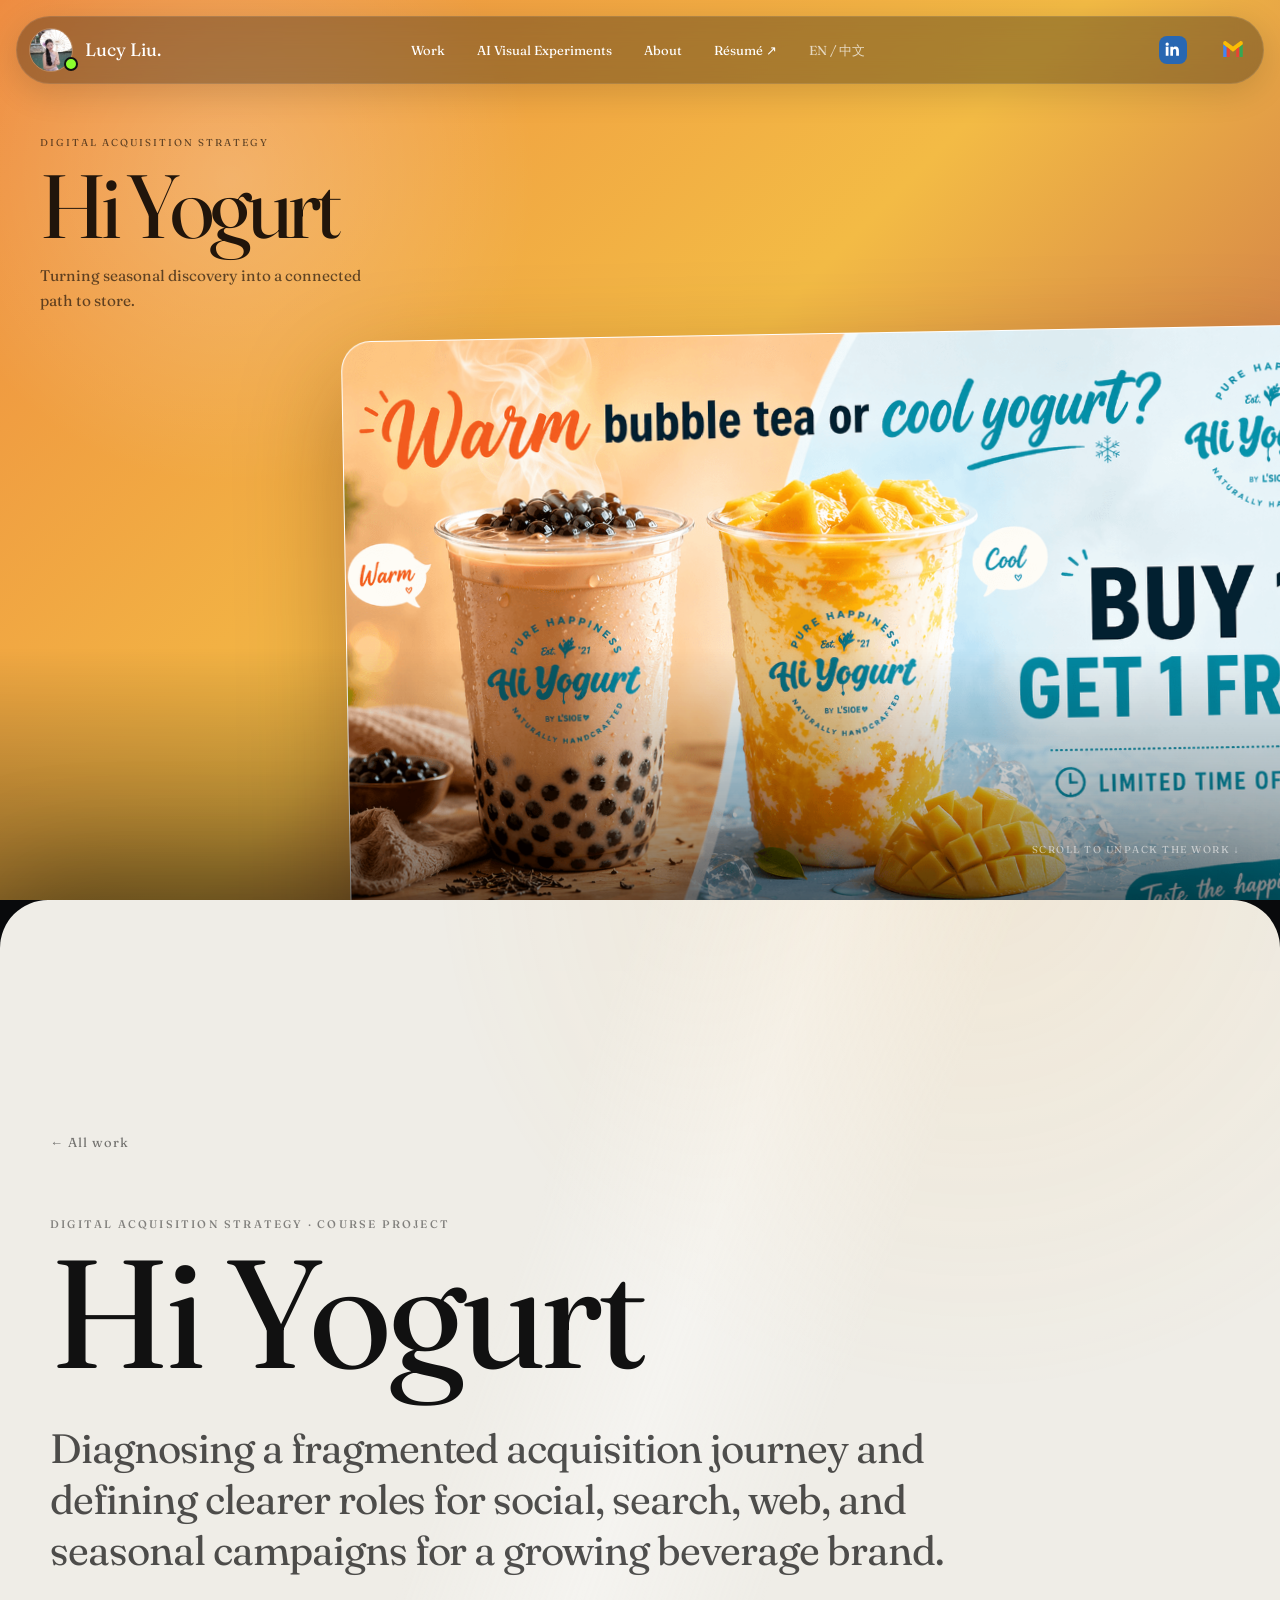
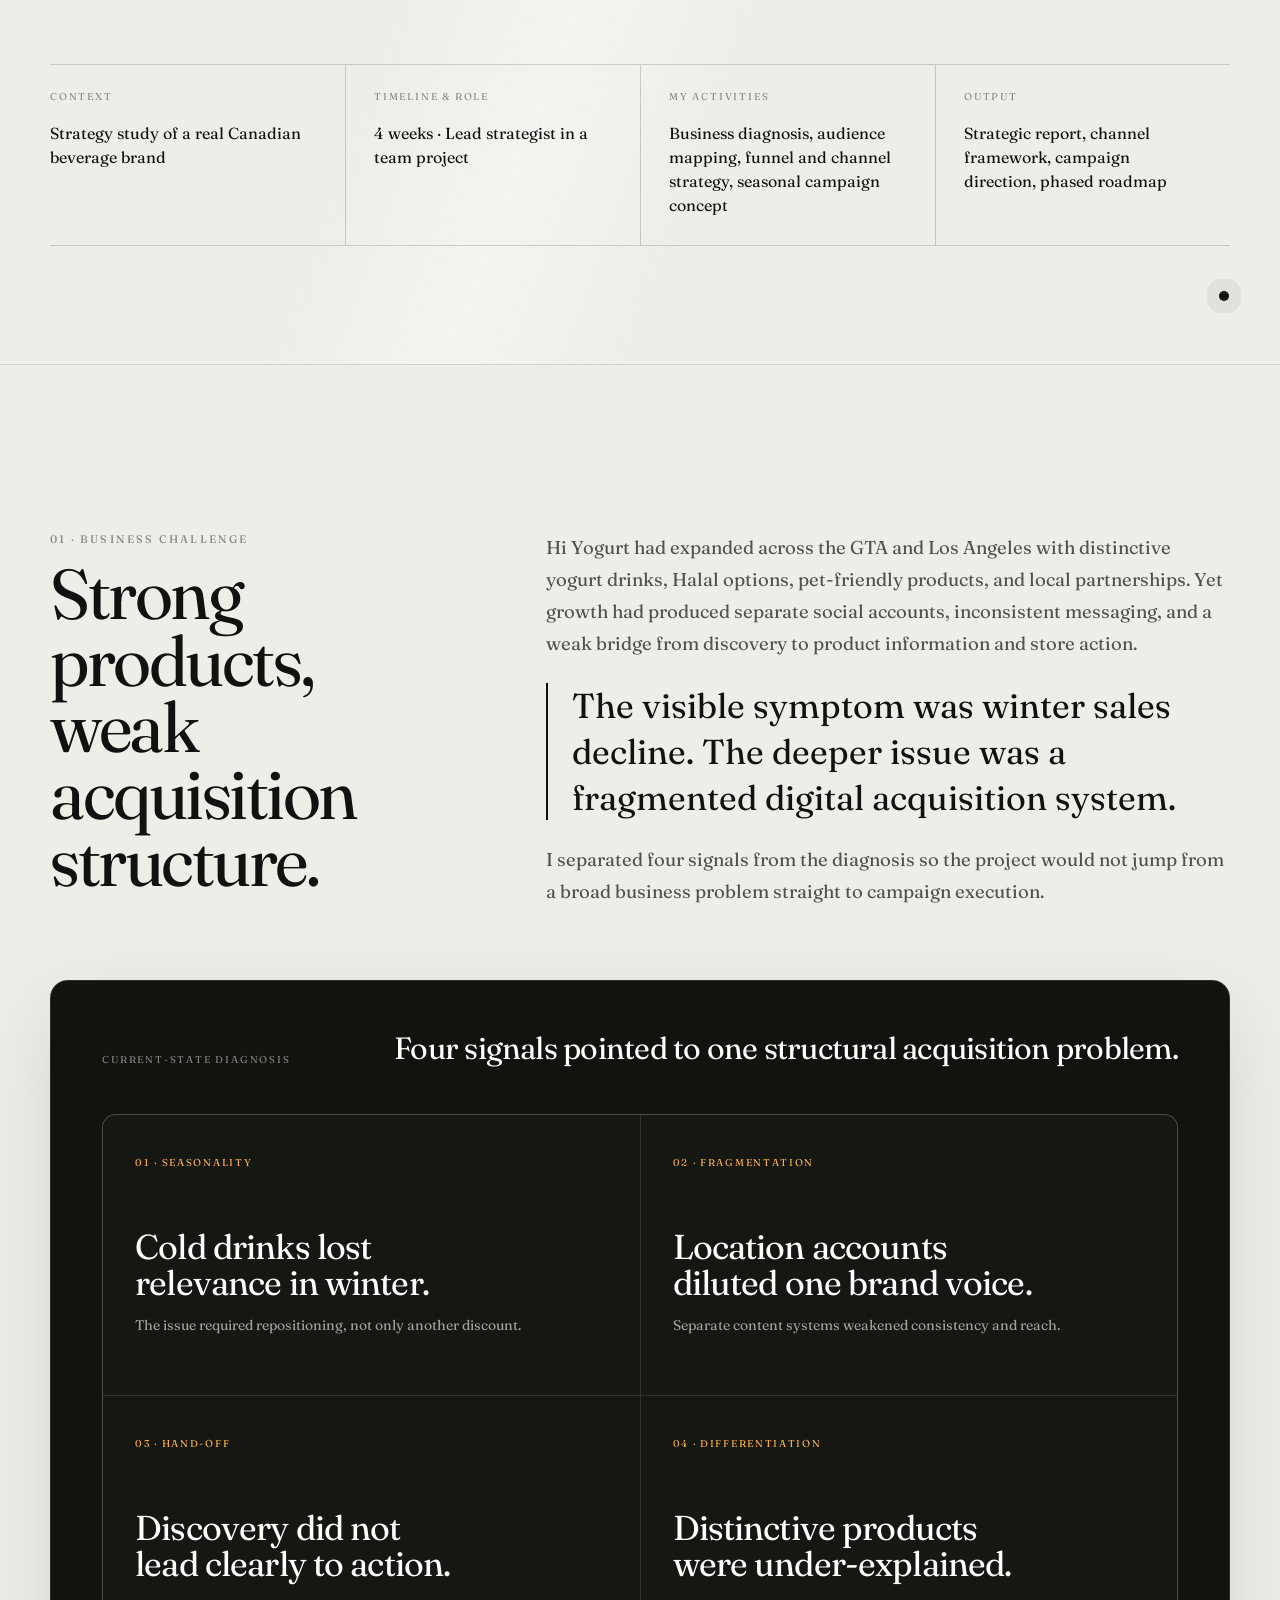
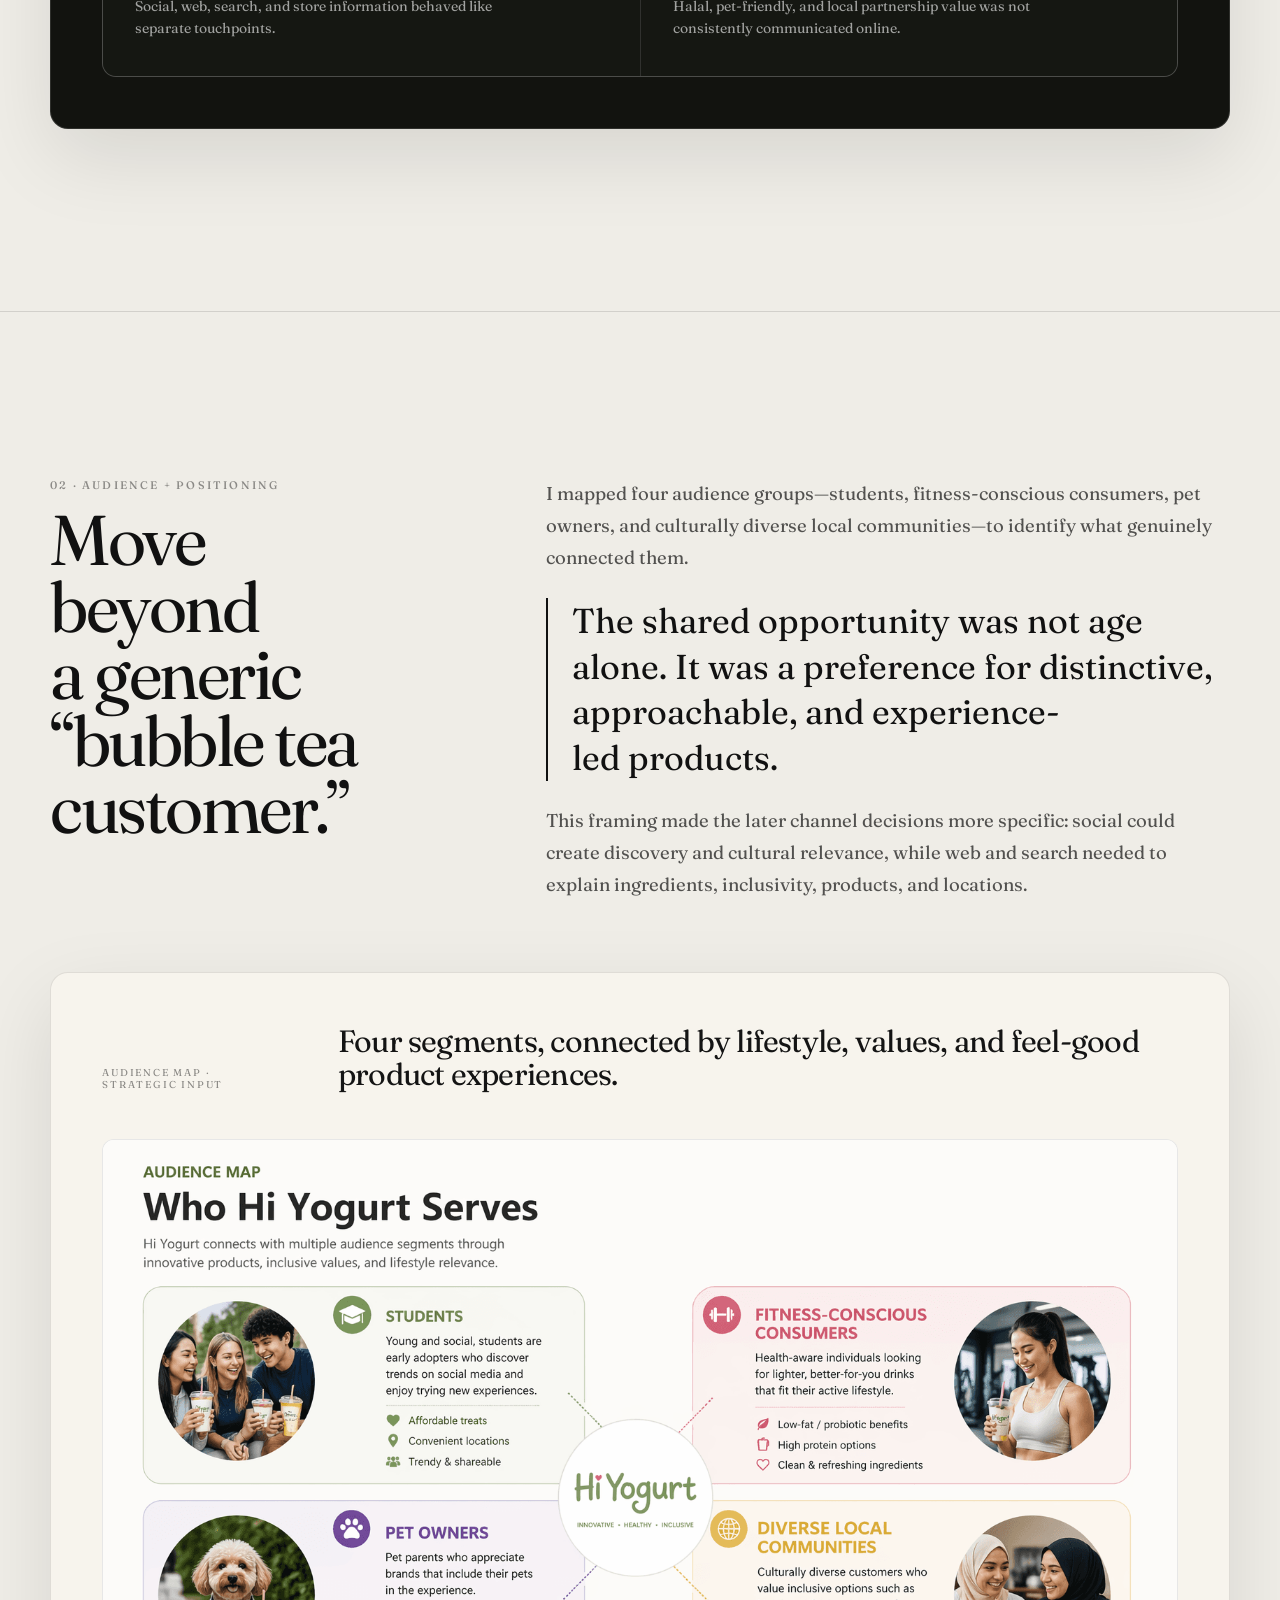
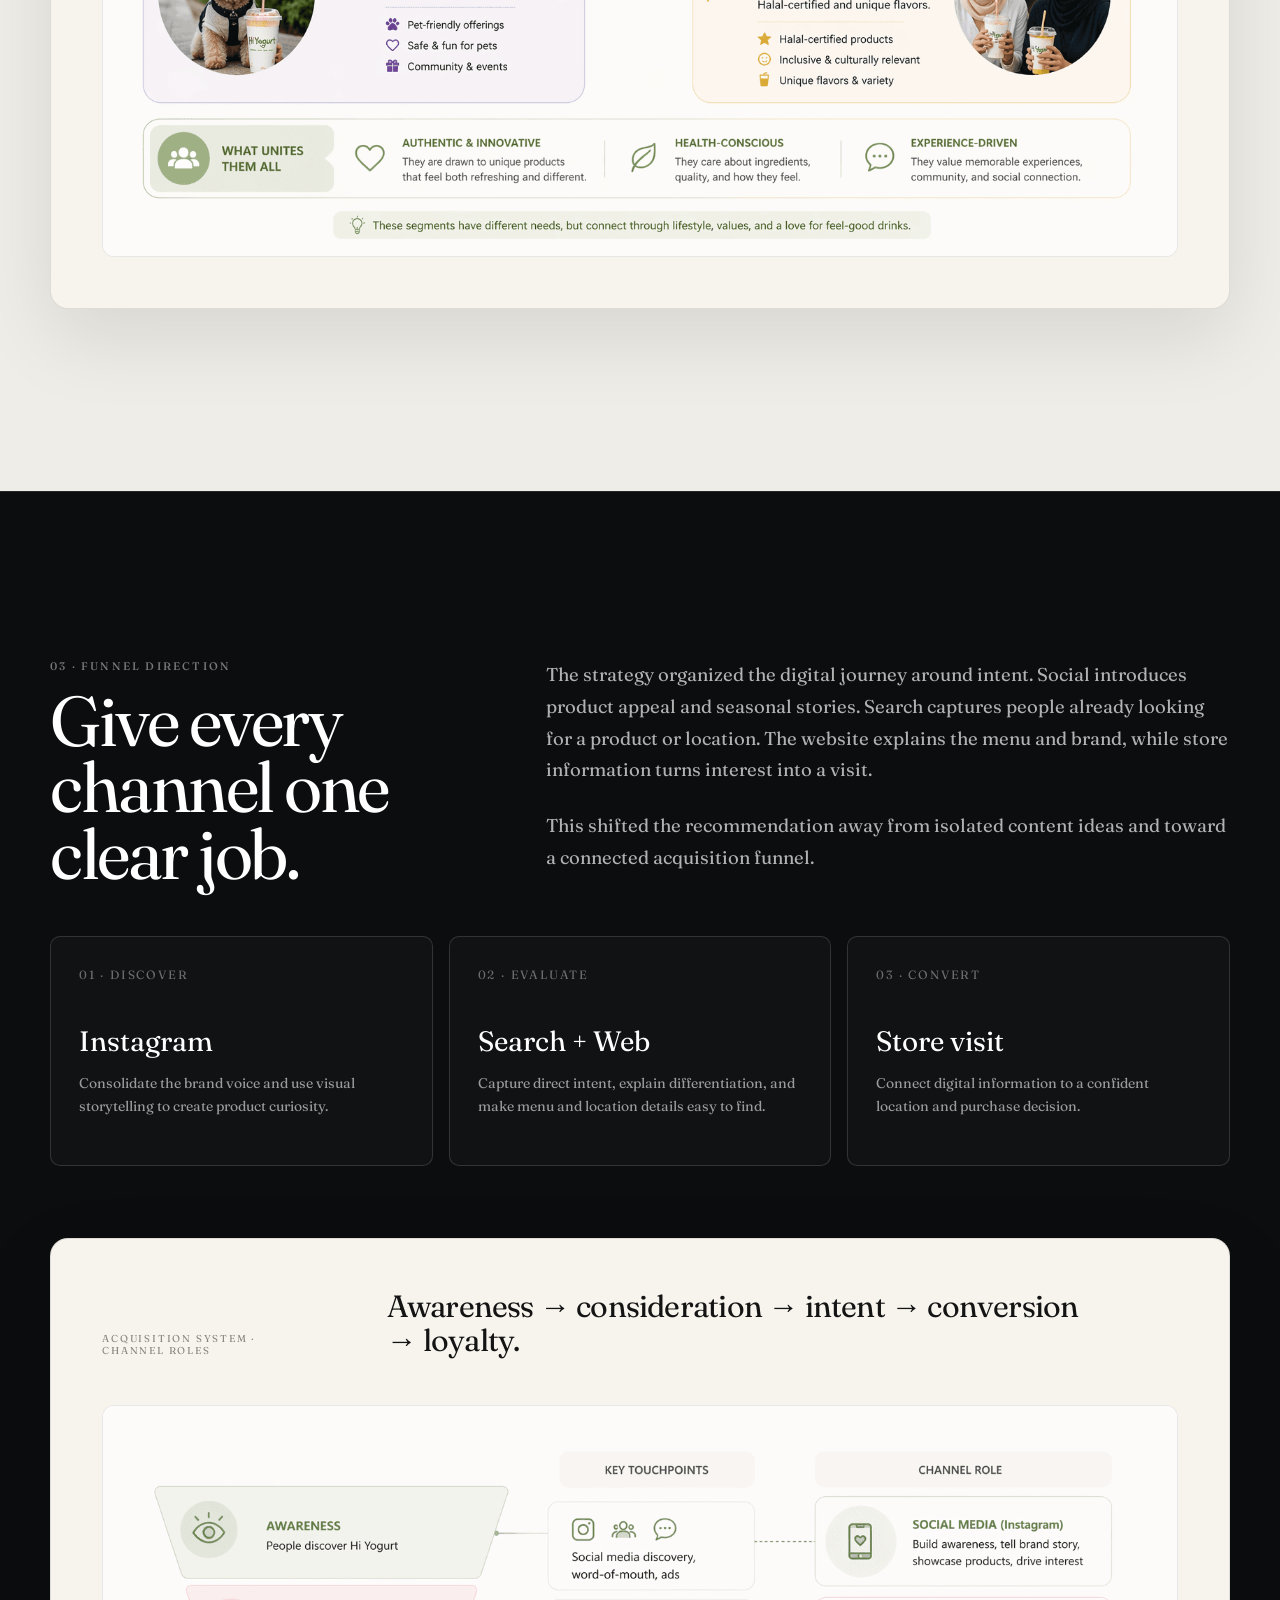
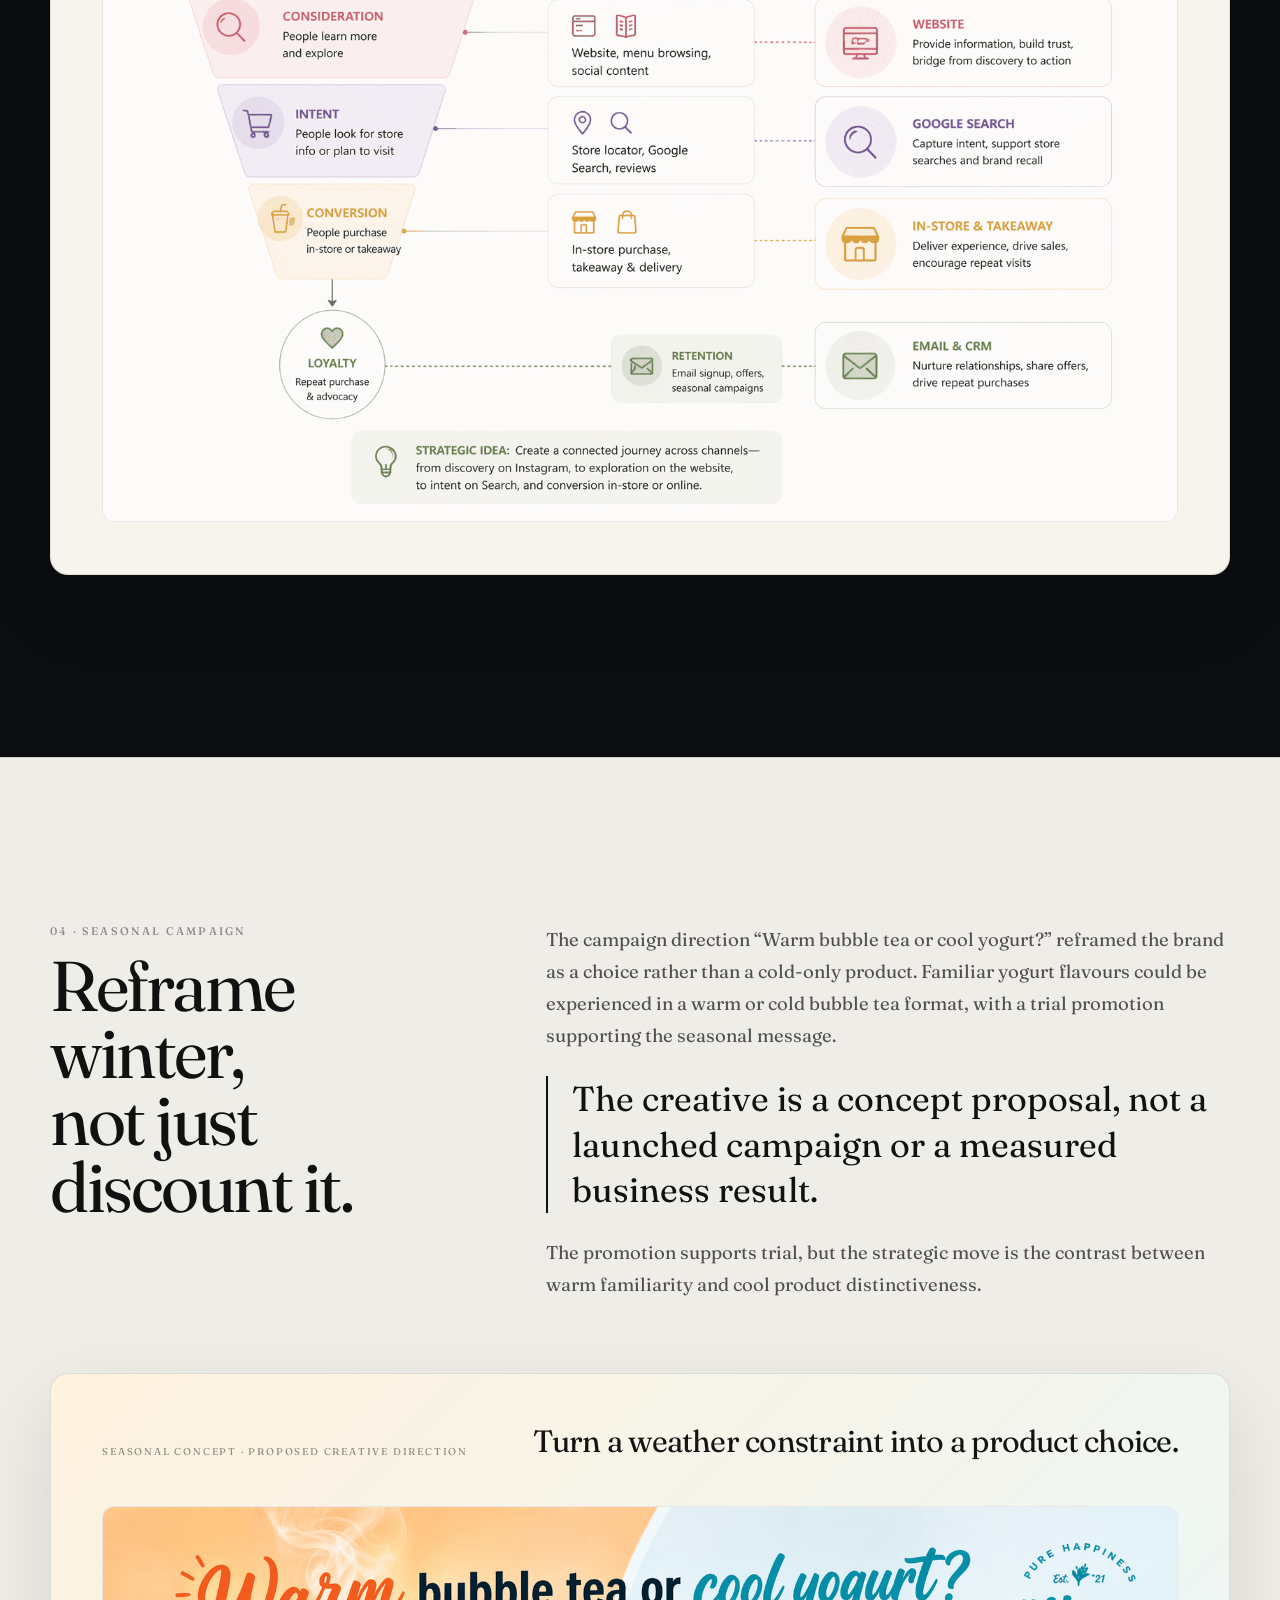
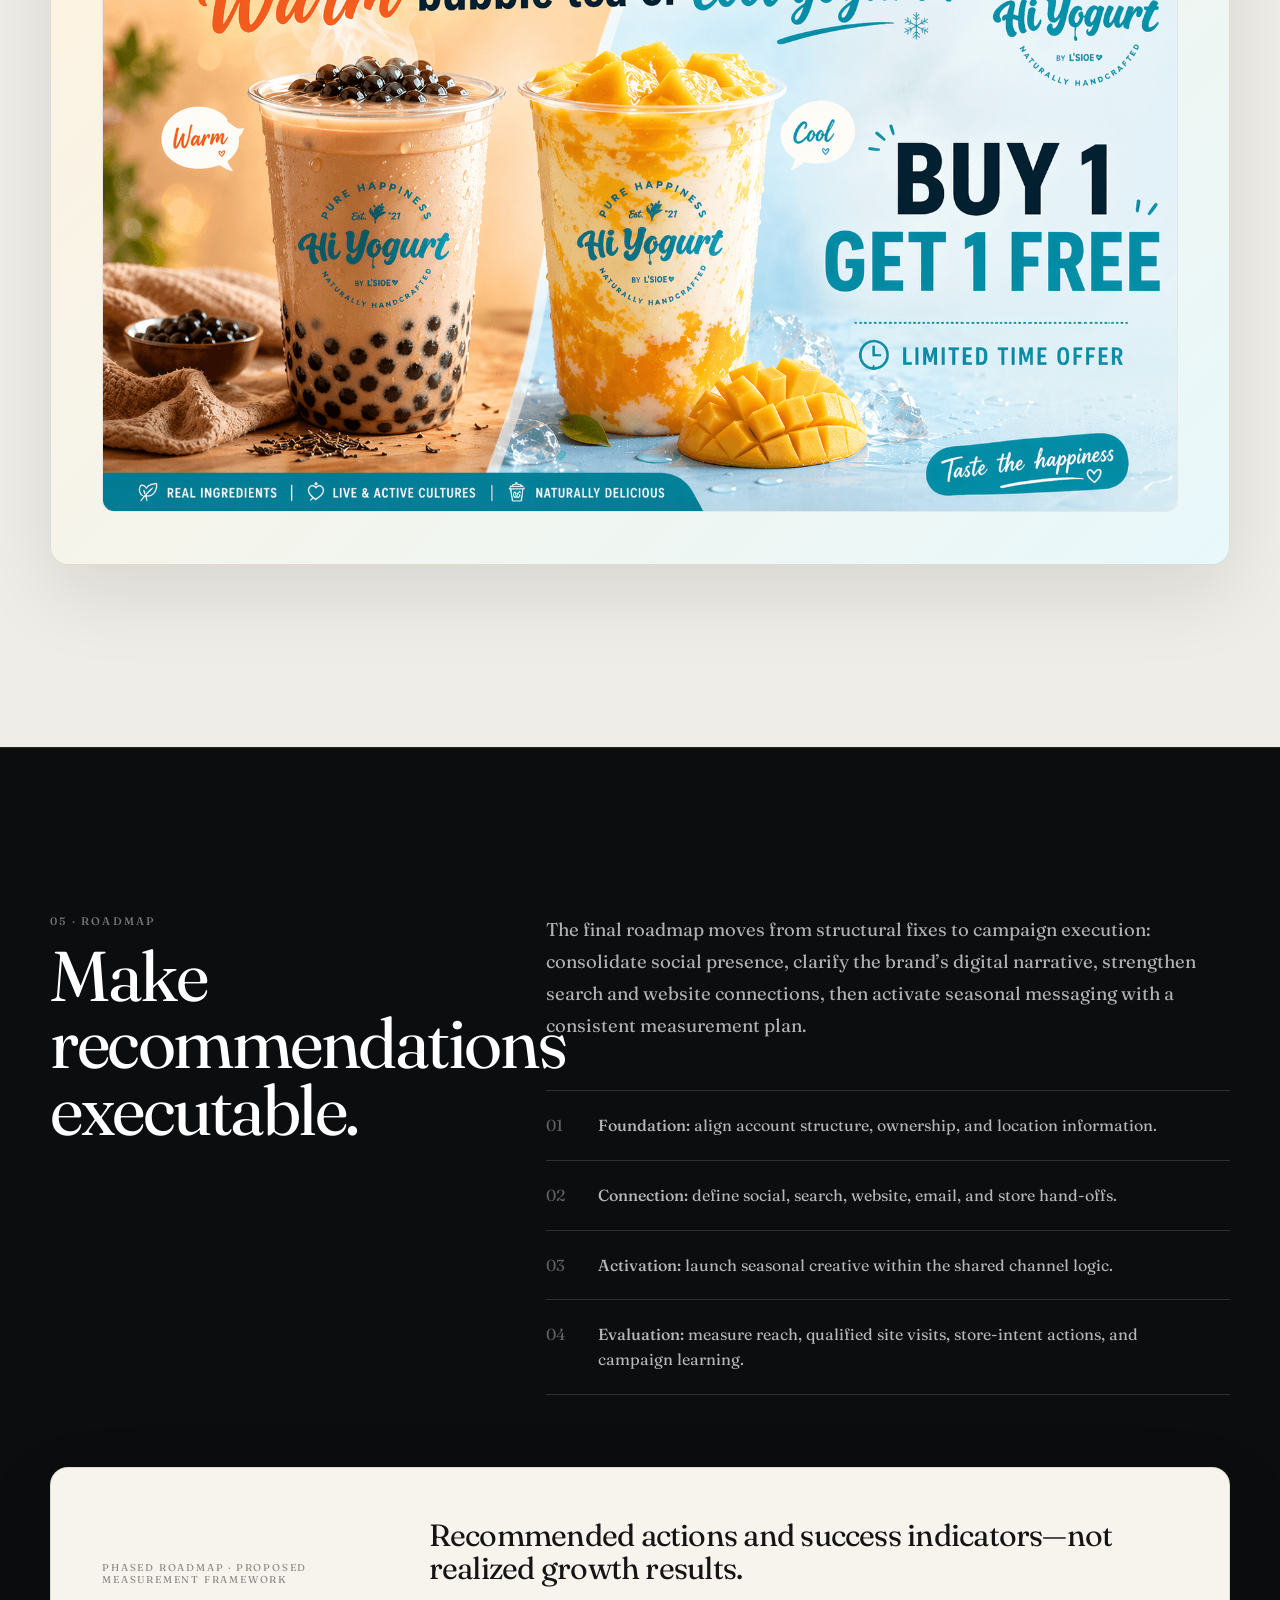
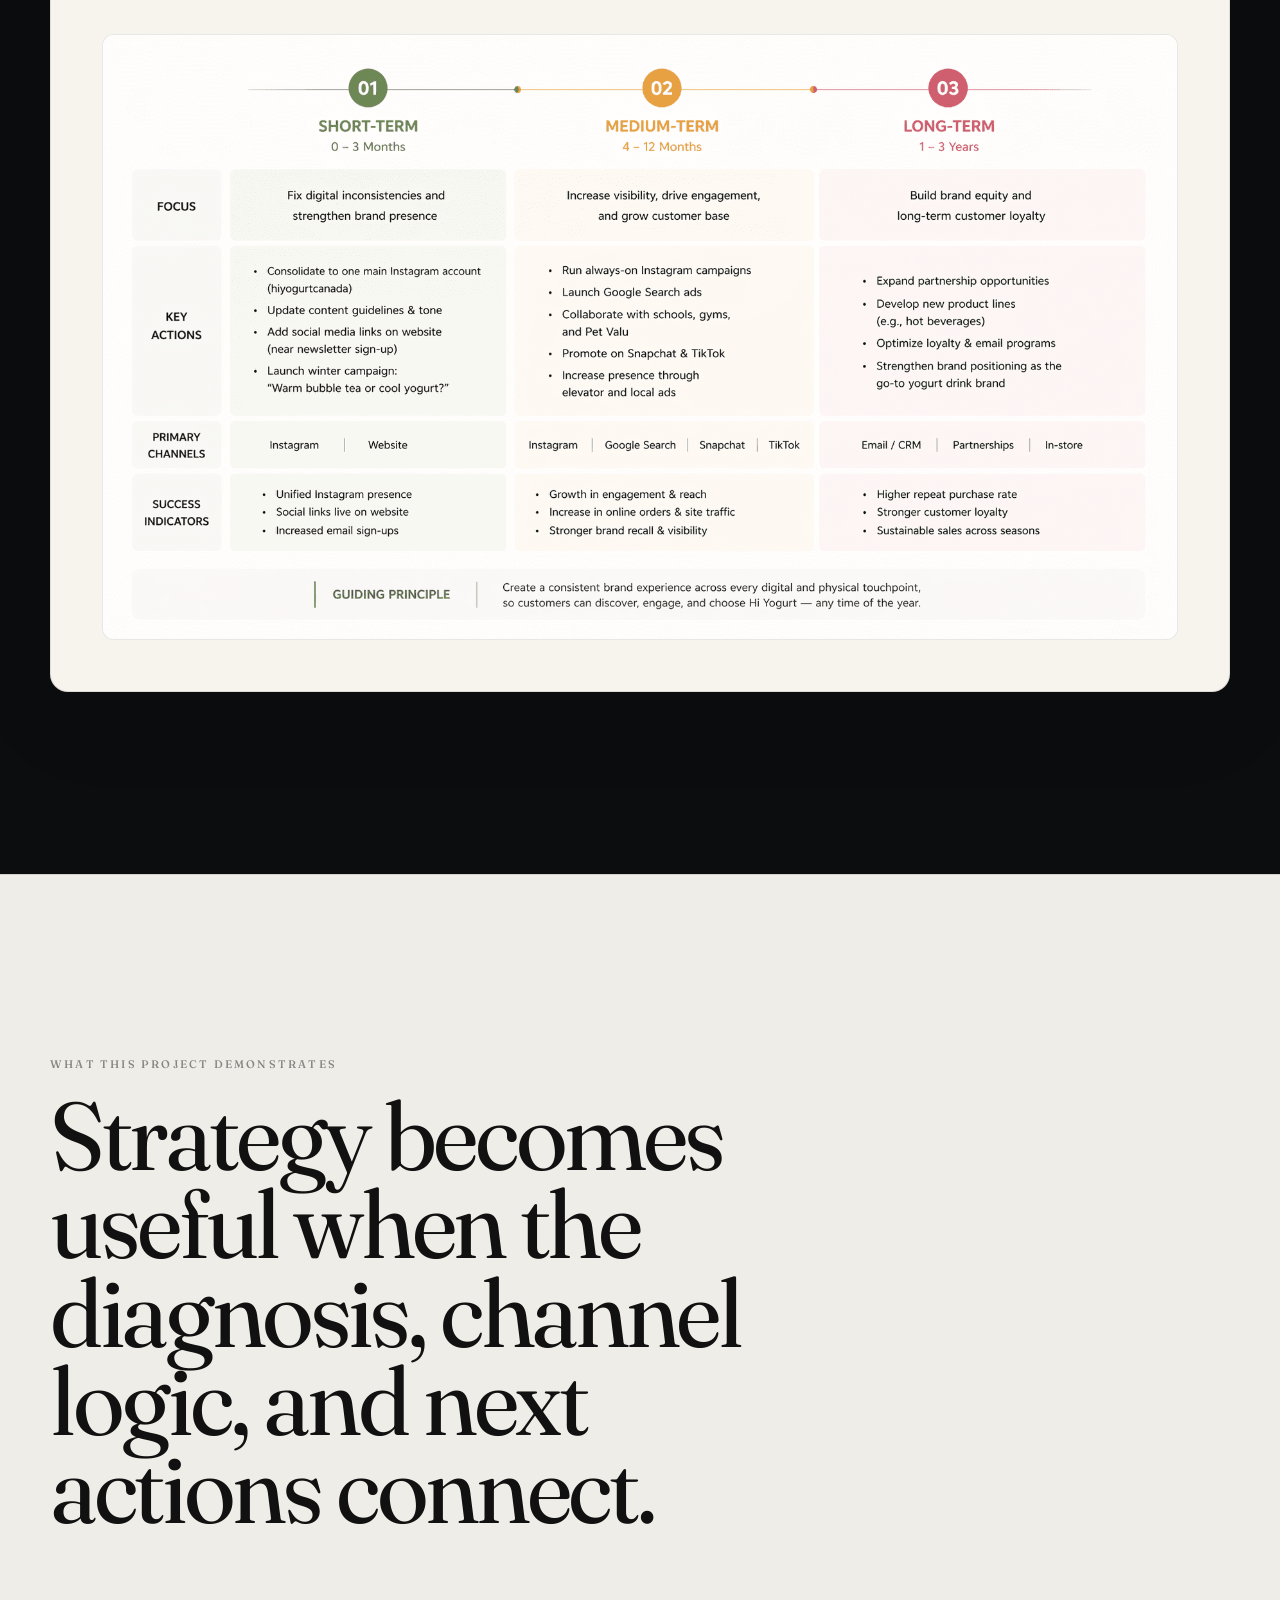
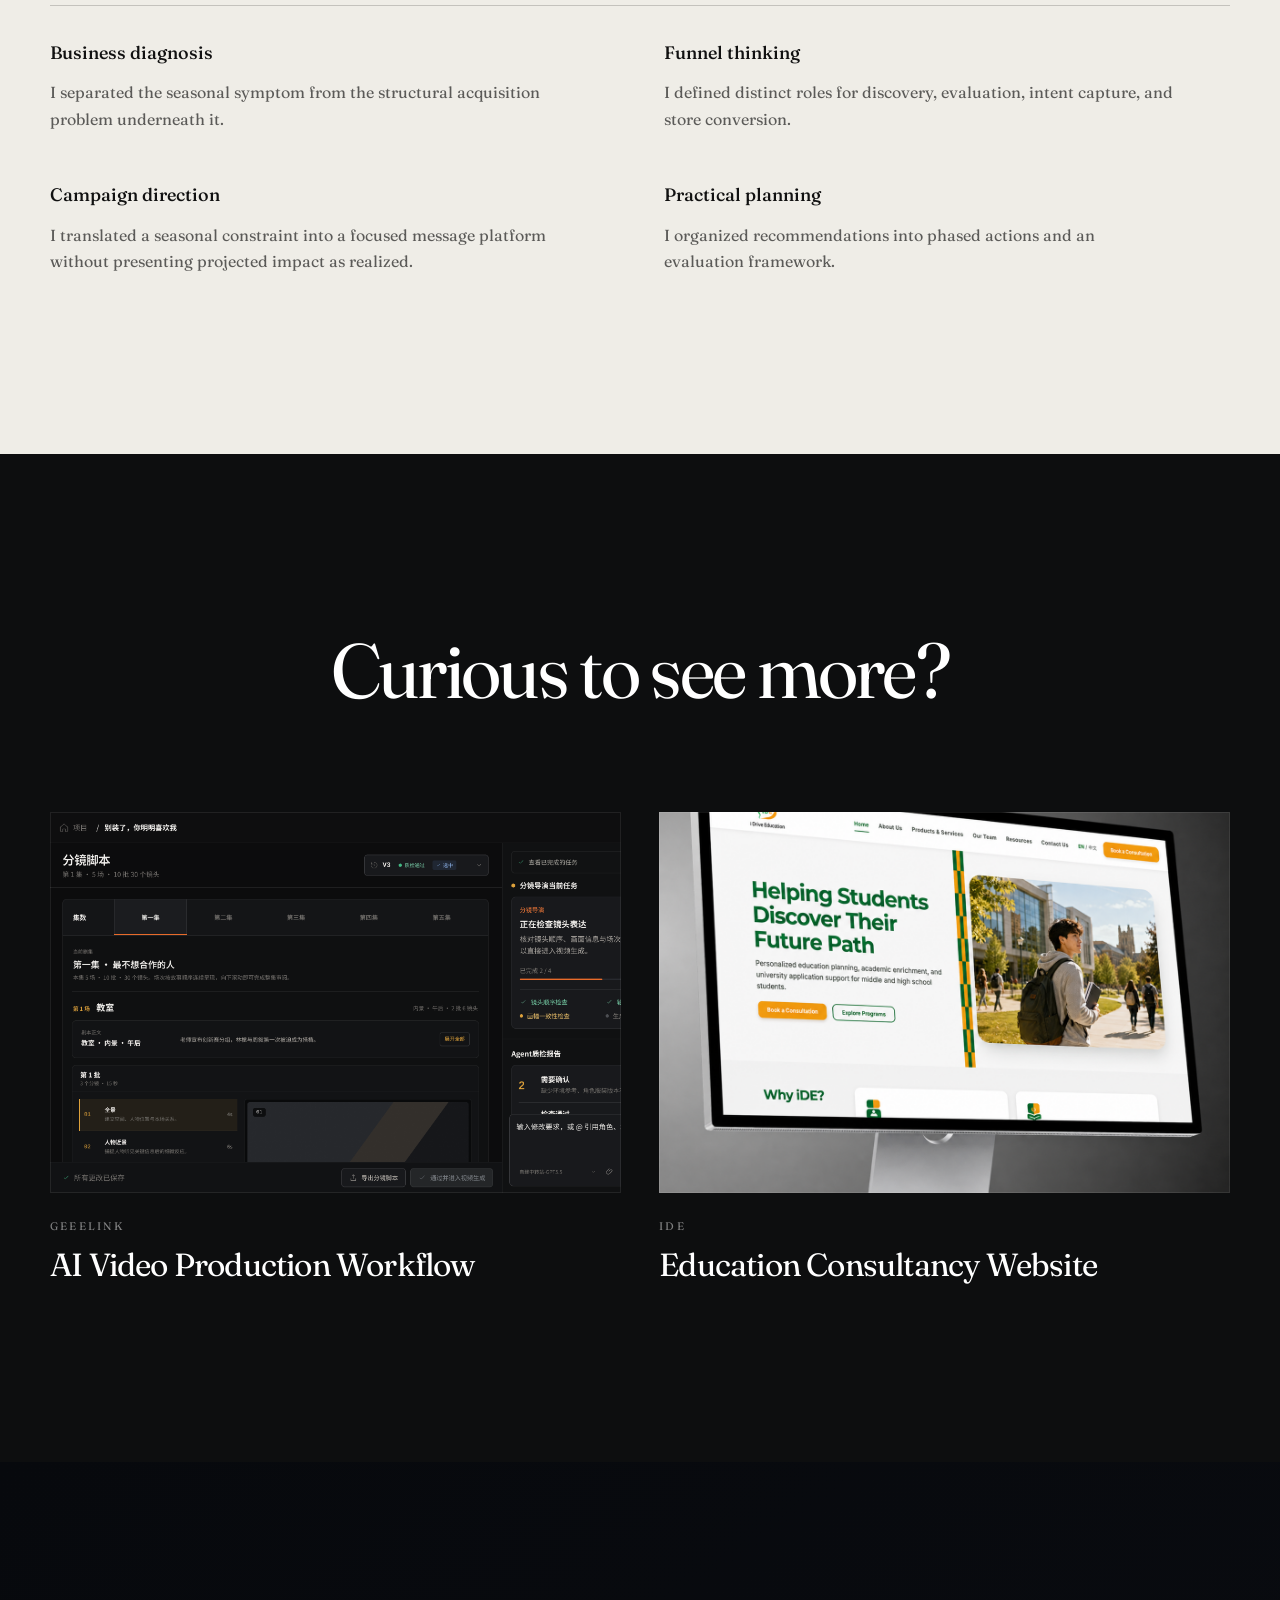
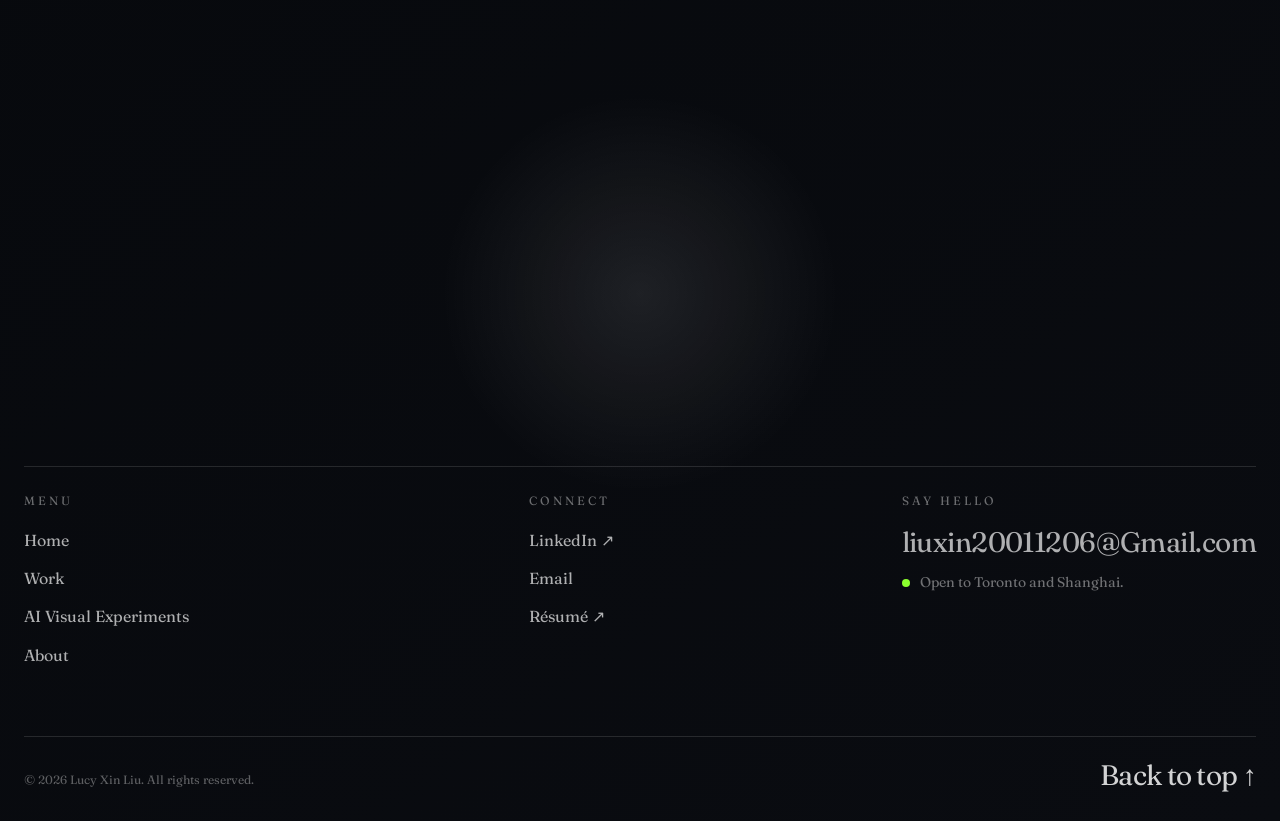
<file: hiyogurt.html>
<!doctype html>
<html lang="en">
<head><meta charset="utf-8"><meta name="viewport" content="width=device-width, initial-scale=1"><meta name="theme-color" content="#08090b"><meta name="description" content="Hi Yogurt: Lucy Xin Liu's digital acquisition strategy case study for a real beverage brand."><link rel="icon" type="image/png" href="seo/favicon.png"><link rel="stylesheet" href="styles.css?v=20260912-mobile-ai-i18n"><title>Hi Yogurt — Lucy Xin Liu</title></head>
<body class="case-page" style="--case-glow:rgba(255,190,89,.16);--case-accent:#ffb13b"><a class="skip-link" href="#case-content">Skip to content</a><div class="scroll-progress" aria-hidden="true"><span data-scroll-progress></span></div>
<header class="site-header" data-header><nav class="nav-shell" aria-label="Primary navigation"><a class="brand nav-brand" href="index.html#top"><img class="brand__avatar" src="images/lucy/portrait.jpg" alt="Portrait of Lucy Xin Liu" width="44" height="44"><span class="brand__name">Lucy Liu.</span></a><div class="nav-links"><a href="index.html#work">Work</a><a href="index.html#playground">AI Visual Experiments</a><a href="about.html">About</a><a href="resume/Xin_Liu_Resume_Product_Design.pdf" target="_blank" rel="noreferrer">Résumé ↗</a></div></nav></header>
<main class="case-main" id="case-content"><section class="case-hero"><div class="case-shell"><a class="case-back" href="index.html#work">← All work</a><p class="case-kicker">Digital Acquisition Strategy · Course Project</p><h1 class="case-title">Hi Yogurt</h1><p class="case-thesis">Diagnosing a fragmented acquisition journey and defining clearer roles for social, search, web, and seasonal campaigns for a growing beverage brand.</p><dl class="case-proof"><div><dt>Context</dt><dd>Strategy study of a real Canadian beverage brand</dd></div><div><dt>Timeline &amp; role</dt><dd>4 weeks · Lead strategist in a team project</dd></div><div><dt>My activities</dt><dd>Business diagnosis, audience mapping, funnel and channel strategy, seasonal campaign concept</dd></div><div><dt>Output</dt><dd>Strategic report, channel framework, campaign direction, phased roadmap</dd></div></dl></div></section>
<section class="case-block"><div class="case-shell case-grid"><div><p class="case-label">01 · Business challenge</p><h2>Strong products, weak acquisition structure.</h2></div><div class="case-copy"><p>Hi Yogurt had expanded across the GTA and Los Angeles with distinctive yogurt drinks, Halal options, pet-friendly products, and local partnerships. Yet growth had produced separate social accounts, inconsistent messaging, and a weak bridge from discovery to product information and store action.</p><p class="case-insight">The visible symptom was winter sales decline. The deeper issue was a fragmented digital acquisition system.</p><p>I separated four signals from the diagnosis so the project would not jump from a broad business problem straight to campaign execution.</p></div></div><figure class="case-shell case-evidence case-evidence--dark hiyo-diagnosis"><figcaption><span>Current-state diagnosis</span><strong>Four signals pointed to one structural acquisition problem.</strong></figcaption><div class="hiyo-diagnosis-grid"><article><small>01 · SEASONALITY</small><h3>Cold drinks lost relevance in winter.</h3><p>The issue required repositioning, not only another discount.</p></article><article><small>02 · FRAGMENTATION</small><h3>Location accounts diluted one brand voice.</h3><p>Separate content systems weakened consistency and reach.</p></article><article><small>03 · HAND-OFF</small><h3>Discovery did not lead clearly to action.</h3><p>Social, web, search, and store information behaved like separate touchpoints.</p></article><article><small>04 · DIFFERENTIATION</small><h3>Distinctive products were under-explained.</h3><p>Halal, pet-friendly, and local partnership value was not consistently communicated online.</p></article></div></figure></section>
<section class="case-block"><div class="case-shell case-grid"><div><p class="case-label">02 · Audience + positioning</p><h2>Move beyond a generic “bubble tea customer.”</h2></div><div class="case-copy"><p>I mapped four audience groups—students, fitness-conscious consumers, pet owners, and culturally diverse local communities—to identify what genuinely connected them.</p><p class="case-insight">The shared opportunity was not age alone. It was a preference for distinctive, approachable, and experience-led products.</p><p>This framing made the later channel decisions more specific: social could create discovery and cultural relevance, while web and search needed to explain ingredients, inclusivity, products, and locations.</p></div></div><figure class="case-shell case-evidence hiyo-artifact"><figcaption><span>Audience map · Strategic input</span><strong>Four segments, connected by lifestyle, values, and feel-good product experiences.</strong></figcaption><button type="button" aria-label="Open the Hi Yogurt audience map"><img src="images/lucy/case-studies/hiyogurt/source/audience-positioning.png" alt="Audience map for students, fitness-conscious consumers, pet owners, and diverse local communities" loading="lazy"></button></figure></section>

<section class="case-block case-block--raised"><div class="case-shell case-grid"><div><p class="case-label">03 · Funnel direction</p><h2>Give every channel one clear job.</h2></div><div class="case-copy"><p>The strategy organized the digital journey around intent. Social introduces product appeal and seasonal stories. Search captures people already looking for a product or location. The website explains the menu and brand, while store information turns interest into a visit.</p><p>This shifted the recommendation away from isolated content ideas and toward a connected acquisition funnel.</p></div></div><div class="case-shell case-sequence"><article><strong>01 · DISCOVER</strong><h3>Instagram</h3><p>Consolidate the brand voice and use visual storytelling to create product curiosity.</p></article><article><strong>02 · EVALUATE</strong><h3>Search + Web</h3><p>Capture direct intent, explain differentiation, and make menu and location details easy to find.</p></article><article><strong>03 · CONVERT</strong><h3>Store visit</h3><p>Connect digital information to a confident location and purchase decision.</p></article></div><figure class="case-shell case-evidence hiyo-artifact"><figcaption><span>Acquisition system · Channel roles</span><strong>Awareness → consideration → intent → conversion → loyalty.</strong></figcaption><button type="button" aria-label="Open the Hi Yogurt acquisition funnel"><img src="images/lucy/case-studies/hiyogurt/source/strategy-direction.png" alt="Connected acquisition funnel showing channel roles and customer touchpoints" loading="lazy"></button></figure></section>
<section class="case-block"><div class="case-shell case-grid"><div><p class="case-label">04 · Seasonal campaign</p><h2>Reframe winter, not just discount it.</h2></div><div class="case-copy"><p>The campaign direction “Warm bubble tea or cool yogurt?” reframed the brand as a choice rather than a cold-only product. Familiar yogurt flavours could be experienced in a warm or cold bubble tea format, with a trial promotion supporting the seasonal message.</p><p class="case-insight">The creative is a concept proposal, not a launched campaign or a measured business result.</p><p>The promotion supports trial, but the strategic move is the contrast between warm familiarity and cool product distinctiveness.</p></div></div><figure class="case-shell case-evidence hiyo-artifact hiyo-campaign"><figcaption><span>Seasonal concept · Proposed creative direction</span><strong>Turn a weather constraint into a product choice.</strong></figcaption><button type="button" aria-label="Open the Hi Yogurt seasonal campaign concept"><img src="images/lucy/case-studies/hiyogurt/source/campaign-concept.png" alt="Warm bubble tea or cool yogurt seasonal campaign concept" loading="lazy"></button></figure></section>
<section class="case-block case-block--raised"><div class="case-shell case-grid"><div><p class="case-label">05 · Roadmap</p><h2>Make recommendations executable.</h2></div><div class="case-copy"><p>The final roadmap moves from structural fixes to campaign execution: consolidate social presence, clarify the brand’s digital narrative, strengthen search and website connections, then activate seasonal messaging with a consistent measurement plan.</p><ul class="case-list"><li><span>01</span><strong>Foundation:</strong> align account structure, ownership, and location information.</li><li><span>02</span><strong>Connection:</strong> define social, search, website, email, and store hand-offs.</li><li><span>03</span><strong>Activation:</strong> launch seasonal creative within the shared channel logic.</li><li><span>04</span><strong>Evaluation:</strong> measure reach, qualified site visits, store-intent actions, and campaign learning.</li></ul></div></div><figure class="case-shell case-evidence hiyo-artifact"><figcaption><span>Phased roadmap · Proposed measurement framework</span><strong>Recommended actions and success indicators—not realized growth results.</strong></figcaption><button type="button" aria-label="Open the Hi Yogurt phased roadmap"><img src="images/lucy/case-studies/hiyogurt/source/expected-impact.png" alt="Short-, medium-, and long-term roadmap with proposed actions, channels, and success indicators" loading="lazy"></button></figure></section>
<section class="case-outcome"><div class="case-shell"><p class="case-label">What this project demonstrates</p><h2>Strategy becomes useful when the diagnosis, channel logic, and next actions connect.</h2><div class="case-outcome-grid"><article><h3>Business diagnosis</h3><p>I separated the seasonal symptom from the structural acquisition problem underneath it.</p></article><article><h3>Funnel thinking</h3><p>I defined distinct roles for discovery, evaluation, intent capture, and store conversion.</p></article><article><h3>Campaign direction</h3><p>I translated a seasonal constraint into a focused message platform without presenting projected impact as realized.</p></article><article><h3>Practical planning</h3><p>I organized recommendations into phased actions and an evaluation framework.</p></article></div></div></section>
<nav class="case-next" aria-label="Next case study"><div class="case-shell"><a href="ourjourneyman.html"><span>Next: OurJourneyMan</span><small>UI + systems →</small></a></div></nav></main><script src="script.js?v=20260913-routing-fix"></script></body></html>
</file>
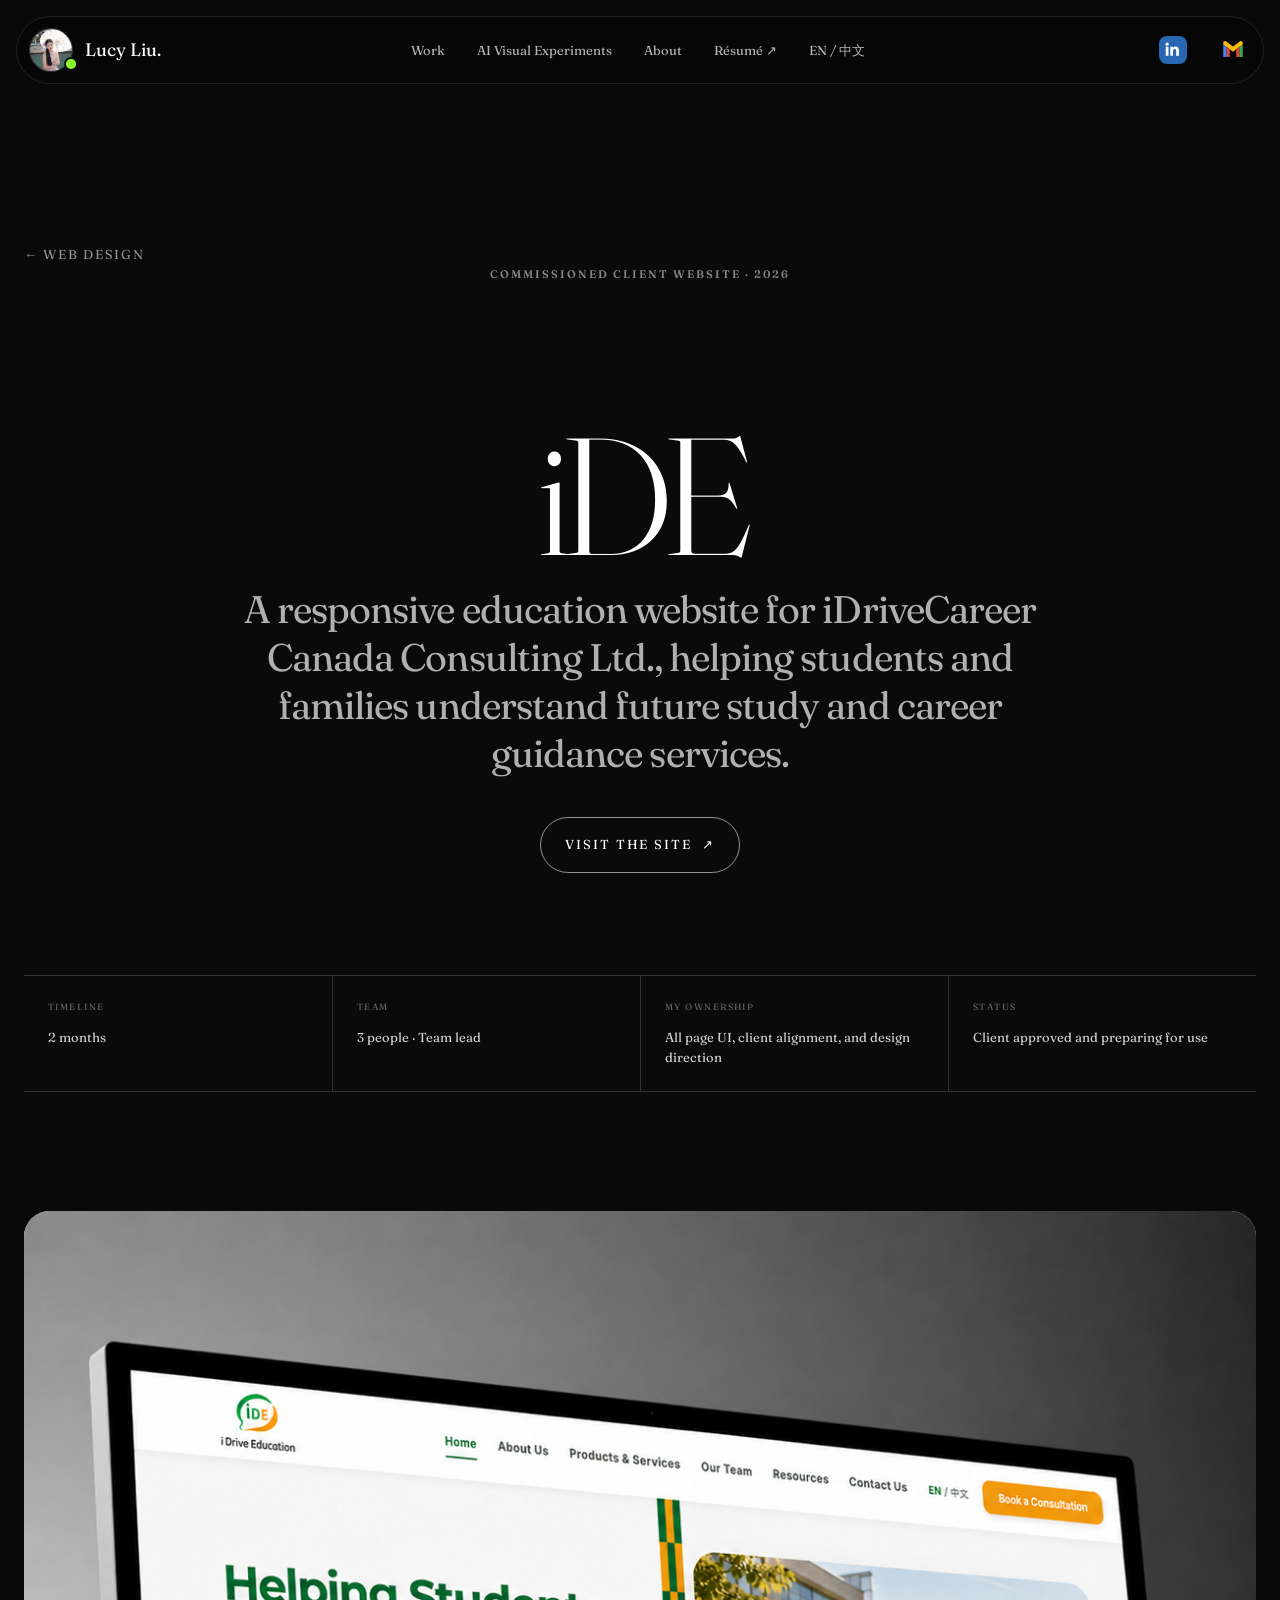
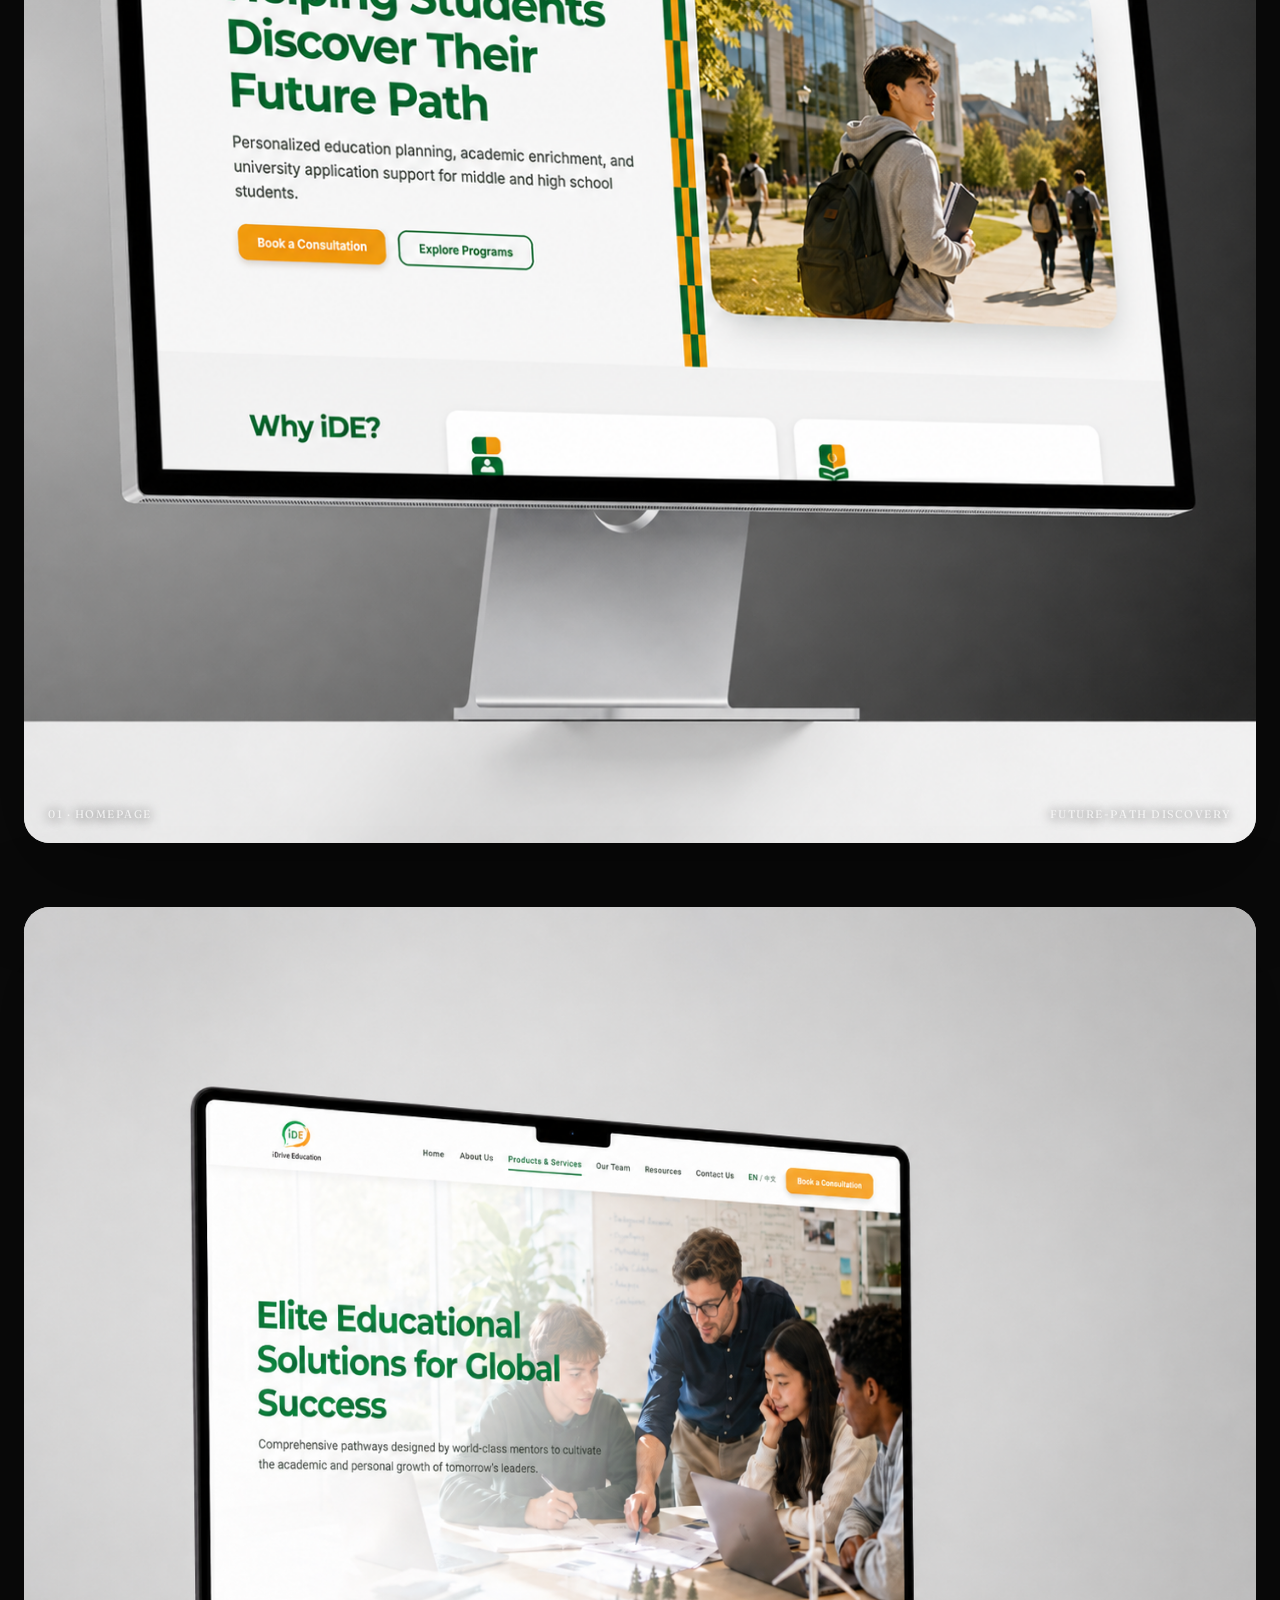
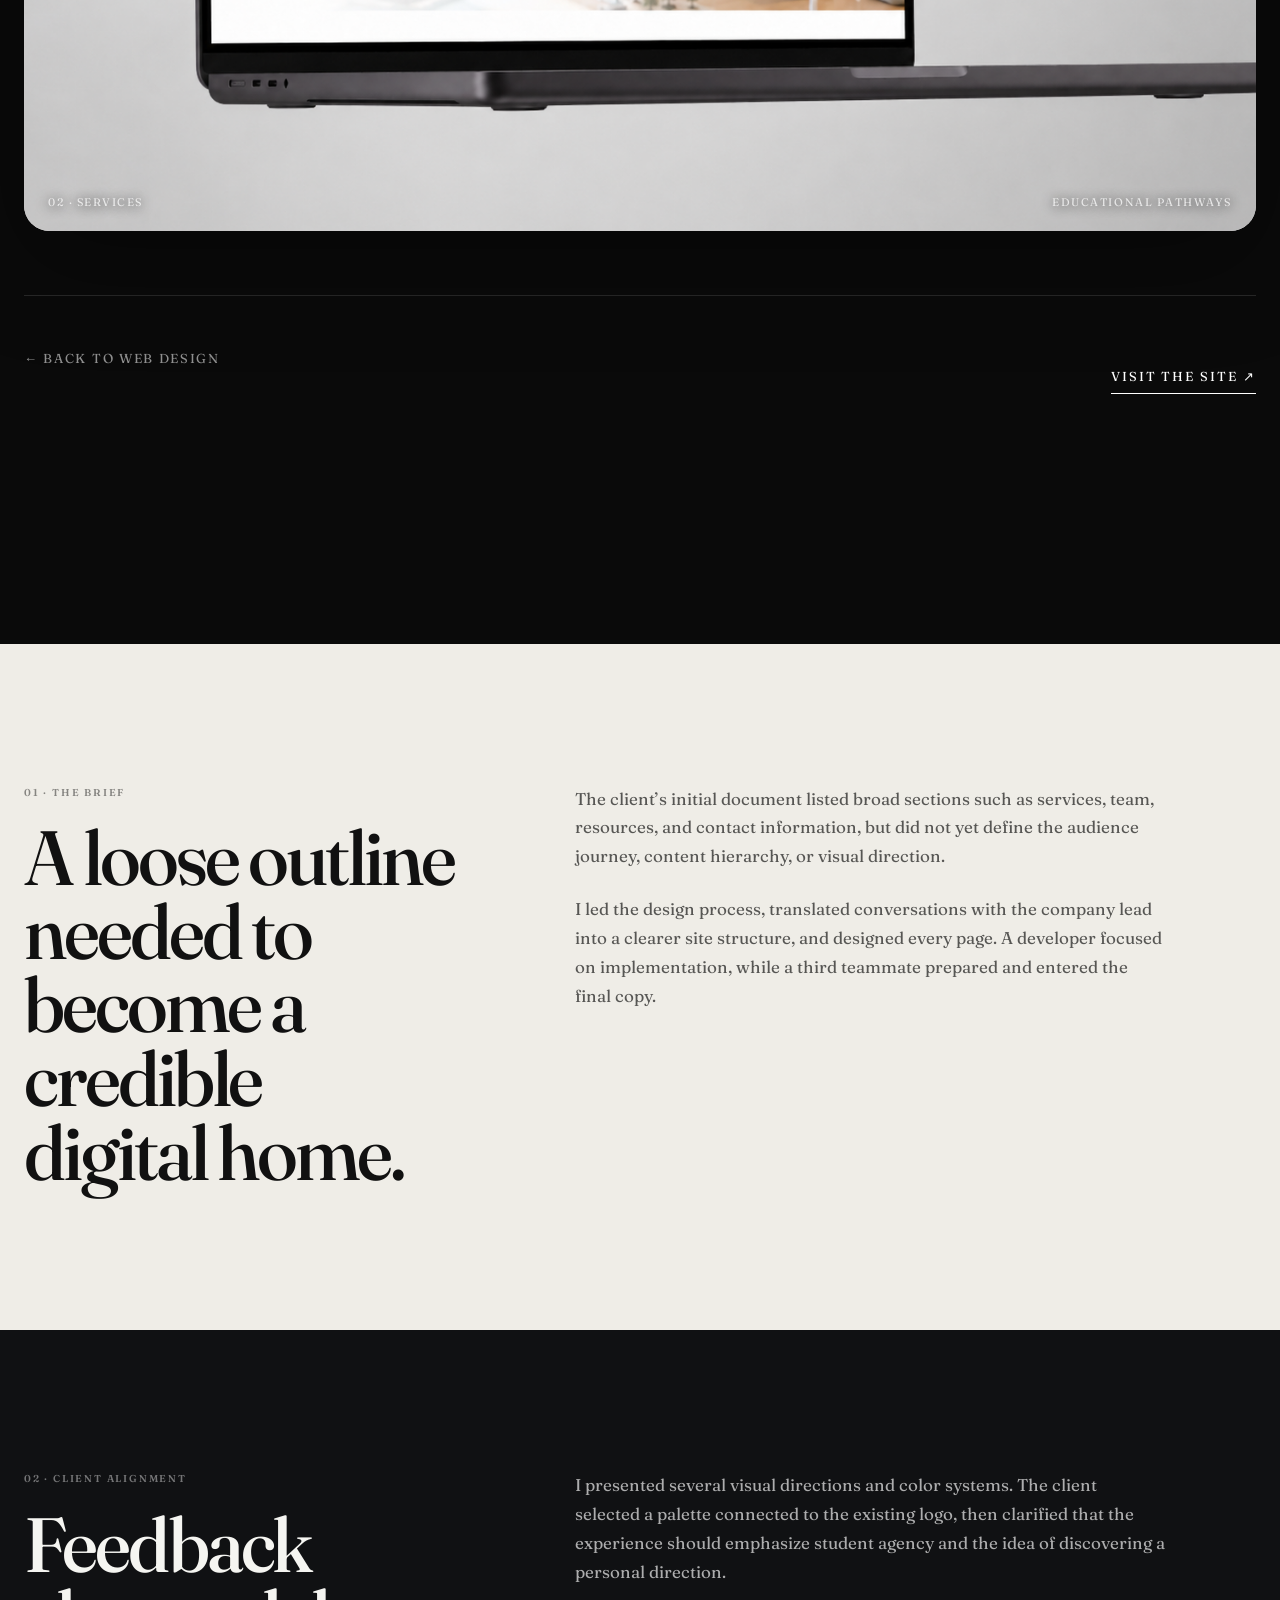
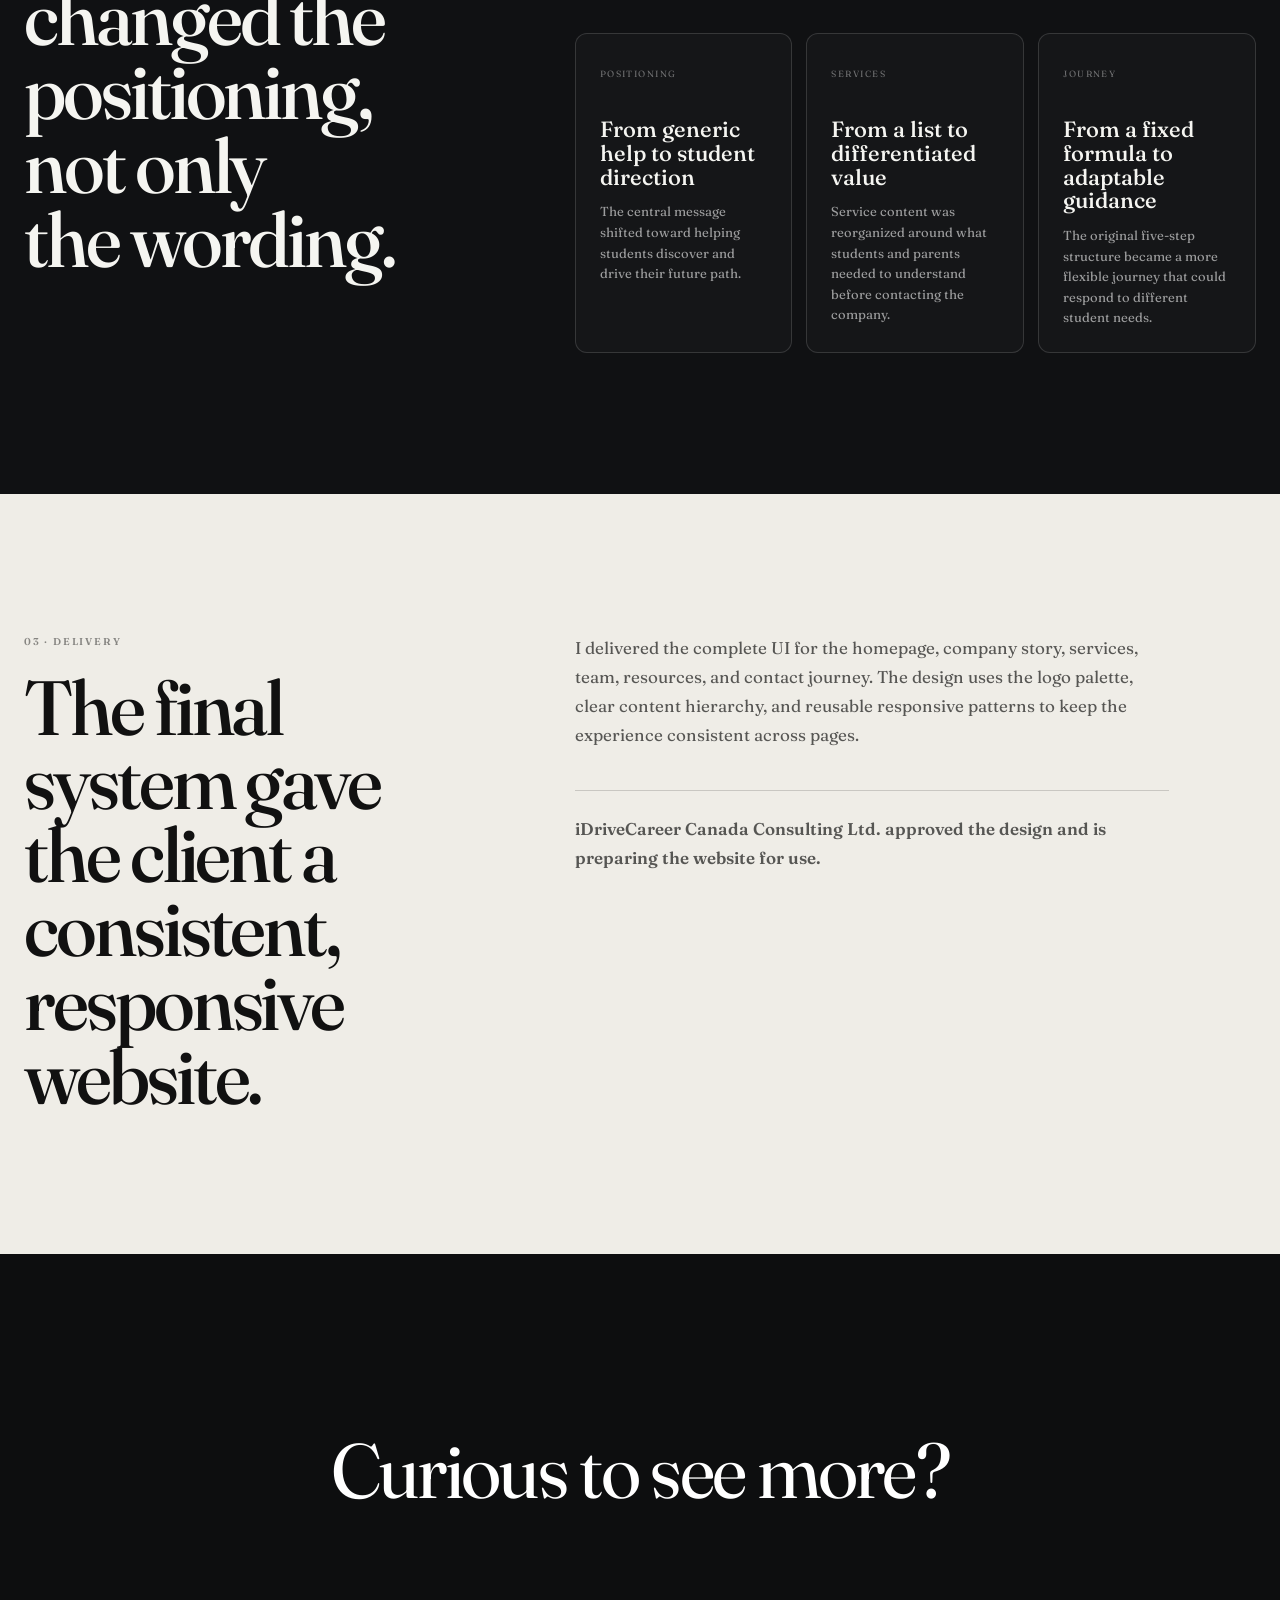
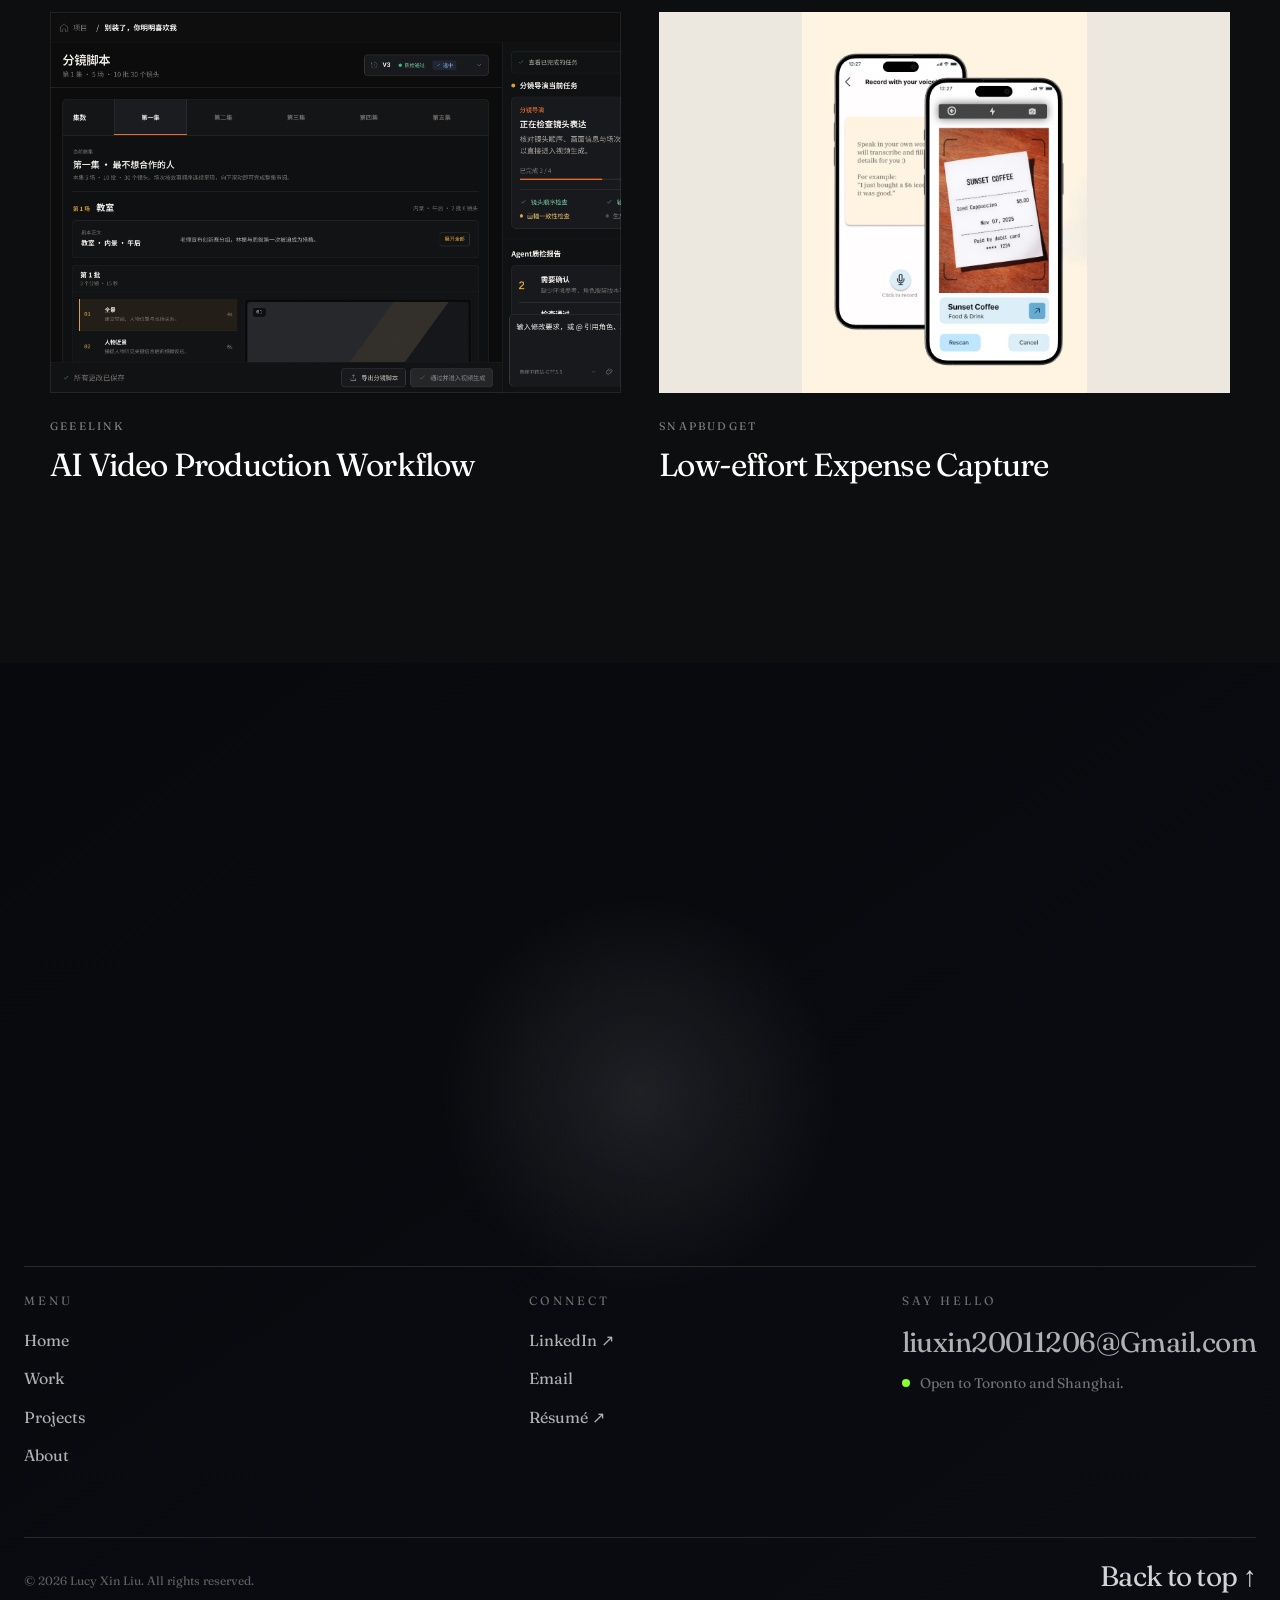
<file: ide-web-design.html>
<!doctype html>
<html lang="en">
<head><meta charset="utf-8"><meta name="viewport" content="width=device-width,initial-scale=1"><meta name="theme-color" content="#0a0a0a"><meta name="description" content="iDE — a commissioned education website led and designed by Lucy Xin Liu for iDriveCareer Canada Consulting Ltd."><link rel="icon" type="image/png" href="seo/favicon.png"><link rel="stylesheet" href="styles.css?v=20260912-mobile-ai-i18n"><title>iDE — Lucy Xin Liu</title></head>
<body class="web-case-page">
  <a class="skip-link" href="#web-case-content">Skip to content</a><div class="scroll-progress" aria-hidden="true"><span data-scroll-progress></span></div>
  <header class="site-header" data-header><nav class="nav-shell" aria-label="Primary navigation"><a class="brand nav-brand" href="index.html#top"><img class="brand__avatar" src="images/lucy/portrait.jpg" alt="Portrait of Lucy Xin Liu" width="44" height="44"><span class="brand__name">Lucy Liu.</span></a><div class="nav-links"><a href="index.html#work">Work</a><a href="index.html#playground">AI Visual Experiments</a><a href="about.html">About</a><a href="resume/Xin_Liu_Resume_Product_Design.pdf" target="_blank" rel="noreferrer">Résumé ↗</a></div><button class="menu-toggle mobile-menu-toggle" type="button" data-menu-toggle aria-expanded="false" aria-controls="mobile-menu" aria-label="Open menu"><span></span><span></span></button></nav><div class="mobile-menu" id="mobile-menu" data-mobile-menu aria-hidden="true"><a href="index.html#work">Work</a><a href="index.html#playground">AI Visual Experiments</a><a href="about.html">About</a><a href="resume/Xin_Liu_Resume_Product_Design.pdf" target="_blank" rel="noreferrer">Résumé ↗</a></div></header>
  <main class="web-case-main" id="web-case-content">
    <section class="web-case-hero web-case-hero--centered"><div class="web-case-shell"><a class="web-case-back reveal" data-reveal href="projects-web.html">← Web Design</a><div class="web-case-hero__center"><p class="web-case-eyebrow reveal" data-reveal>Commissioned client website · 2026</p><h1 class="web-case-title reveal" data-reveal>iDE</h1><p class="web-case-lede reveal" data-reveal>A responsive education website for iDriveCareer Canada Consulting Ltd., helping students and families understand future study and career guidance services.</p><a class="web-case-live web-case-live--button reveal" data-reveal href="https://ide-company-website.vercel.app/services" target="_blank" rel="noreferrer">Visit the site <span aria-hidden="true">↗</span></a></div><dl class="web-case-proof reveal" data-reveal><div><dt>Timeline</dt><dd>2 months</dd></div><div><dt>Team</dt><dd>3 people · Team lead</dd></div><div><dt>My ownership</dt><dd>All page UI, client alignment, and design direction</dd></div><div><dt>Status</dt><dd>Client approved and preparing for use</dd></div></dl></div></section>
    <section class="web-case-media web-case-shell" aria-label="iDE website screens">
      <figure class="web-result web-result--showcase reveal" data-reveal><img src="images/lucy/case-studies/ide/ide-desktop-home.png" alt="iDE education website homepage displayed on a desktop monitor"><figcaption><span>01 · Homepage</span><span>Future-path discovery</span></figcaption></figure>
      <figure class="web-result web-result--showcase reveal" data-reveal><img src="images/lucy/case-studies/ide/ide-desktop-services.png" alt="iDE education services page displayed on a laptop"><figcaption><span>02 · Services</span><span>Educational pathways</span></figcaption></figure>
      <div class="web-case-return"><a class="web-case-back" href="projects-web.html">← Back to Web Design</a><a class="web-case-live" href="https://ide-company-website.vercel.app/services" target="_blank" rel="noreferrer">Visit the site ↗</a></div>
    </section>
    <section class="web-case-story"><div class="web-case-shell web-case-story__grid"><div><p class="web-case-story__label">01 · The brief</p><h2>A loose outline needed to become a credible digital home.</h2></div><div><p>The client’s initial document listed broad sections such as services, team, resources, and contact information, but did not yet define the audience journey, content hierarchy, or visual direction.</p><p>I led the design process, translated conversations with the company lead into a clearer site structure, and designed every page. A developer focused on implementation, while a third teammate prepared and entered the final copy.</p></div></div></section>
    <section class="web-case-story web-case-story--raised"><div class="web-case-shell web-case-story__grid"><div><p class="web-case-story__label">02 · Client alignment</p><h2>Feedback changed the positioning, not only the wording.</h2></div><div><p>I presented several visual directions and color systems. The client selected a palette connected to the existing logo, then clarified that the experience should emphasize student agency and the idea of discovering a personal direction.</p><div class="web-case-decisions"><article><small>POSITIONING</small><h3>From generic help to student direction</h3><p>The central message shifted toward helping students discover and drive their future path.</p></article><article><small>SERVICES</small><h3>From a list to differentiated value</h3><p>Service content was reorganized around what students and parents needed to understand before contacting the company.</p></article><article><small>JOURNEY</small><h3>From a fixed formula to adaptable guidance</h3><p>The original five-step structure became a more flexible journey that could respond to different student needs.</p></article></div></div></div></section>
    <section class="web-case-story"><div class="web-case-shell web-case-story__grid"><div><p class="web-case-story__label">03 · Delivery</p><h2>The final system gave the client a consistent, responsive website.</h2></div><div><p>I delivered the complete UI for the homepage, company story, services, team, resources, and contact journey. The design uses the logo palette, clear content hierarchy, and reusable responsive patterns to keep the experience consistent across pages.</p><p class="web-case-story__result">iDriveCareer Canada Consulting Ltd. approved the design and is preparing the website for use.</p></div></div></section>
    <section class="case-related" aria-labelledby="related-title"><div class="case-shell"><h2 id="related-title">Curious to see more?</h2><div class="case-related-grid"><a class="case-related-card" href="geeellink.html"><span class="case-related-media"><img src="images/lucy/case-studies/geeellink/hifi/storyboard.png" alt="Geeelink case study cover" loading="lazy"></span><small>Geeelink</small><strong>AI Video Production Workflow</strong></a><a class="case-related-card" href="snapbudget.html"><span class="case-related-media"><img class="is-contain" src="images/lucy/case-studies/snapbudget/snapbudget-mockup.jpg" alt="SnapBudget case study cover" loading="lazy"></span><small>SnapBudget</small><strong>Low-effort Expense Capture</strong></a></div></div></section>
    <section class="contact" id="contact" aria-labelledby="contact-title" data-contact><div class="contact__spotlight" data-contact-spotlight aria-hidden="true"></div><div class="contact__inner"><p class="contact-kicker">Open to Product Design and UX Design opportunities.</p><h2 id="contact-title" class="contact__title contact-cta" data-contact-cta><span class="cta-line"><span class="cta-word cta-word-left">Let’s</span></span><span class="cta-line"><span class="cta-word cta-word-right">Collaborate!</span></span></h2><footer class="footer footer-grid"><div class="footer__column footer-column"><p class="footer__label footer-label">Menu</p><ul><li><a href="index.html#top">Home</a></li><li><a href="index.html#work">Work</a></li><li><a href="index.html#creative">Projects</a></li><li><a href="about.html">About</a></li></ul></div><div class="footer__column footer-column"><p class="footer__label footer-label">Connect</p><ul><li><a href="https://www.linkedin.com/in/xinliu2001" target="_blank" rel="noreferrer">LinkedIn ↗</a></li><li><a href="mailto:liuxin20011206@gmail.com">Email</a></li><li><a href="resume/Xin_Liu_Resume_Product_Design.pdf" target="_blank" rel="noreferrer">Résumé ↗</a></li></ul></div><div class="footer__column footer__hello footer-column"><p class="footer__label footer-label">Say hello</p><a class="footer-email" href="mailto:liuxin20011206@gmail.com">liuxin20011206@Gmail.com</a><p class="footer-location"><span class="section-status-dot" aria-hidden="true"></span>Open to Toronto and Shanghai.</p></div><div class="footer__bottom footer-meta"><p>© 2026 Lucy Xin Liu. All rights reserved.</p><a href="#web-case-content">Back to top ↑</a></div></footer></div></section>
  </main><script src="script.js?v=20260913-routing-fix" defer></script>
</body></html>
</file>
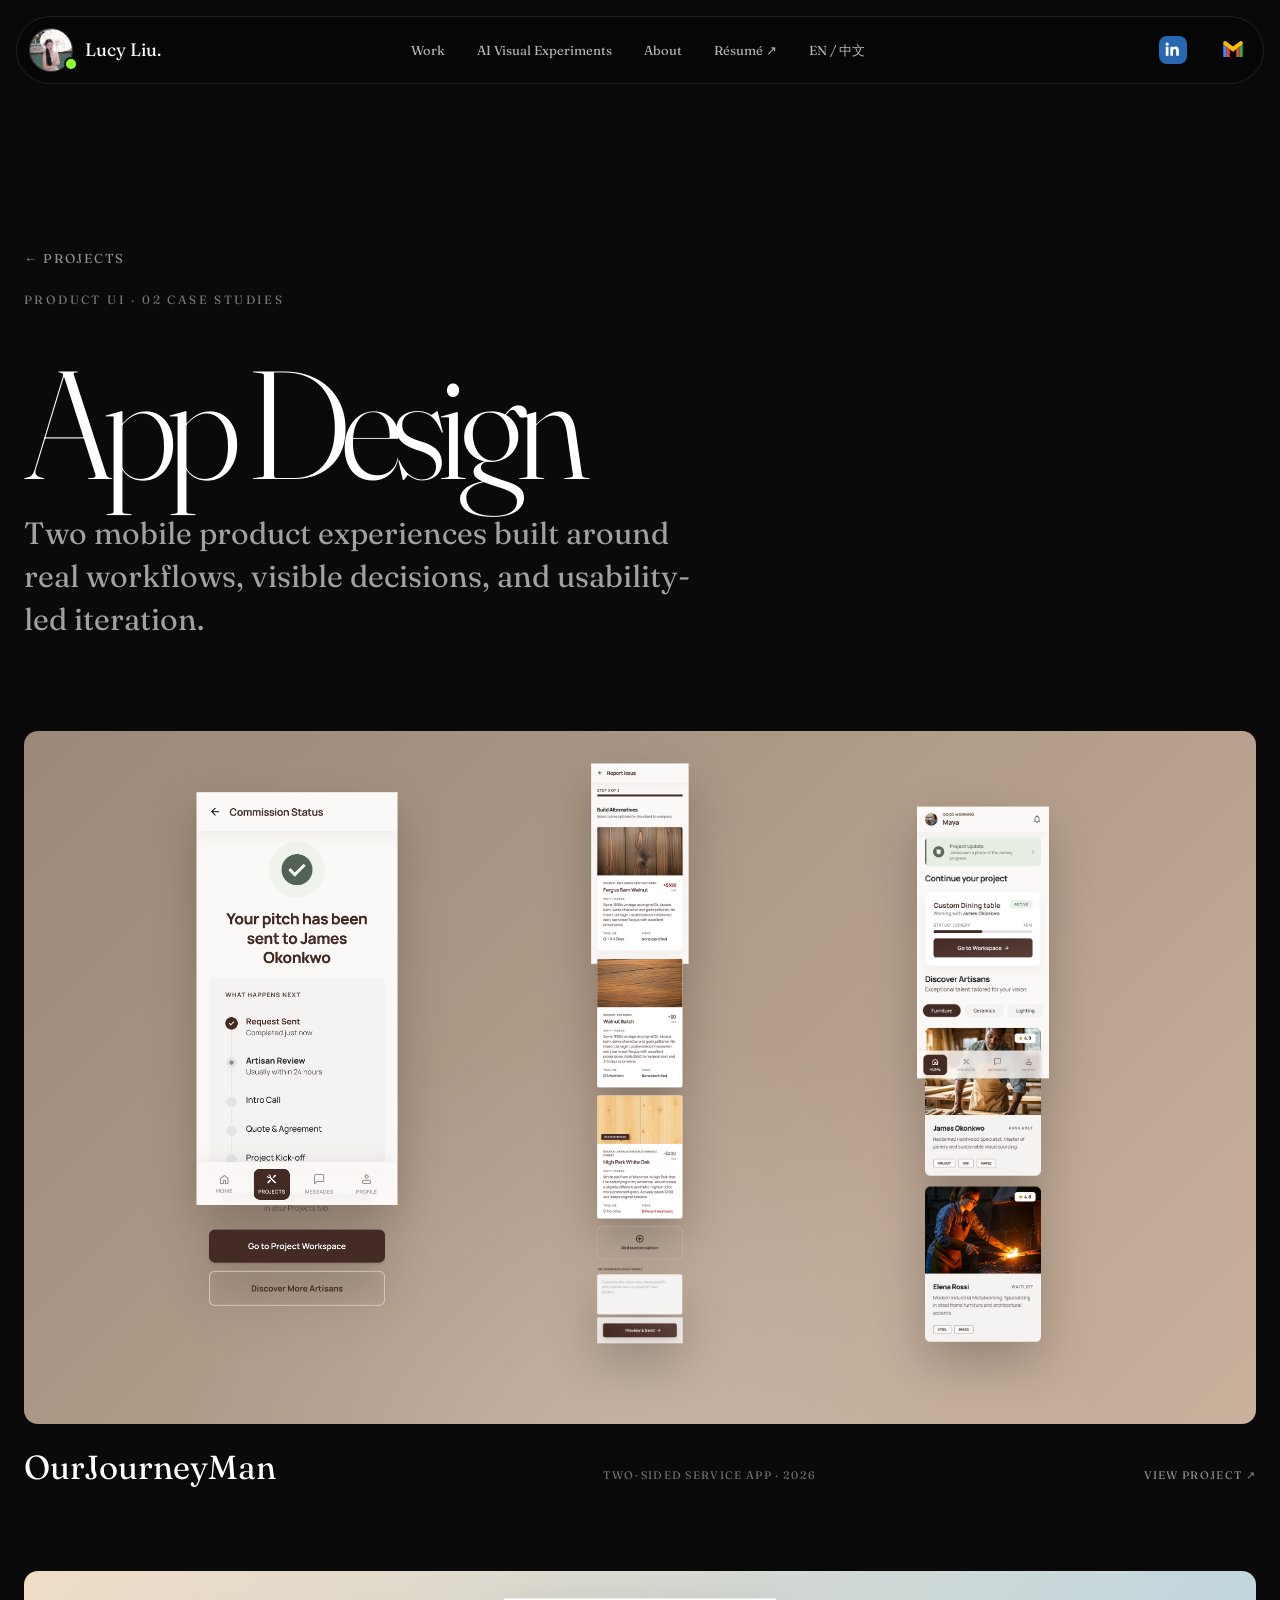
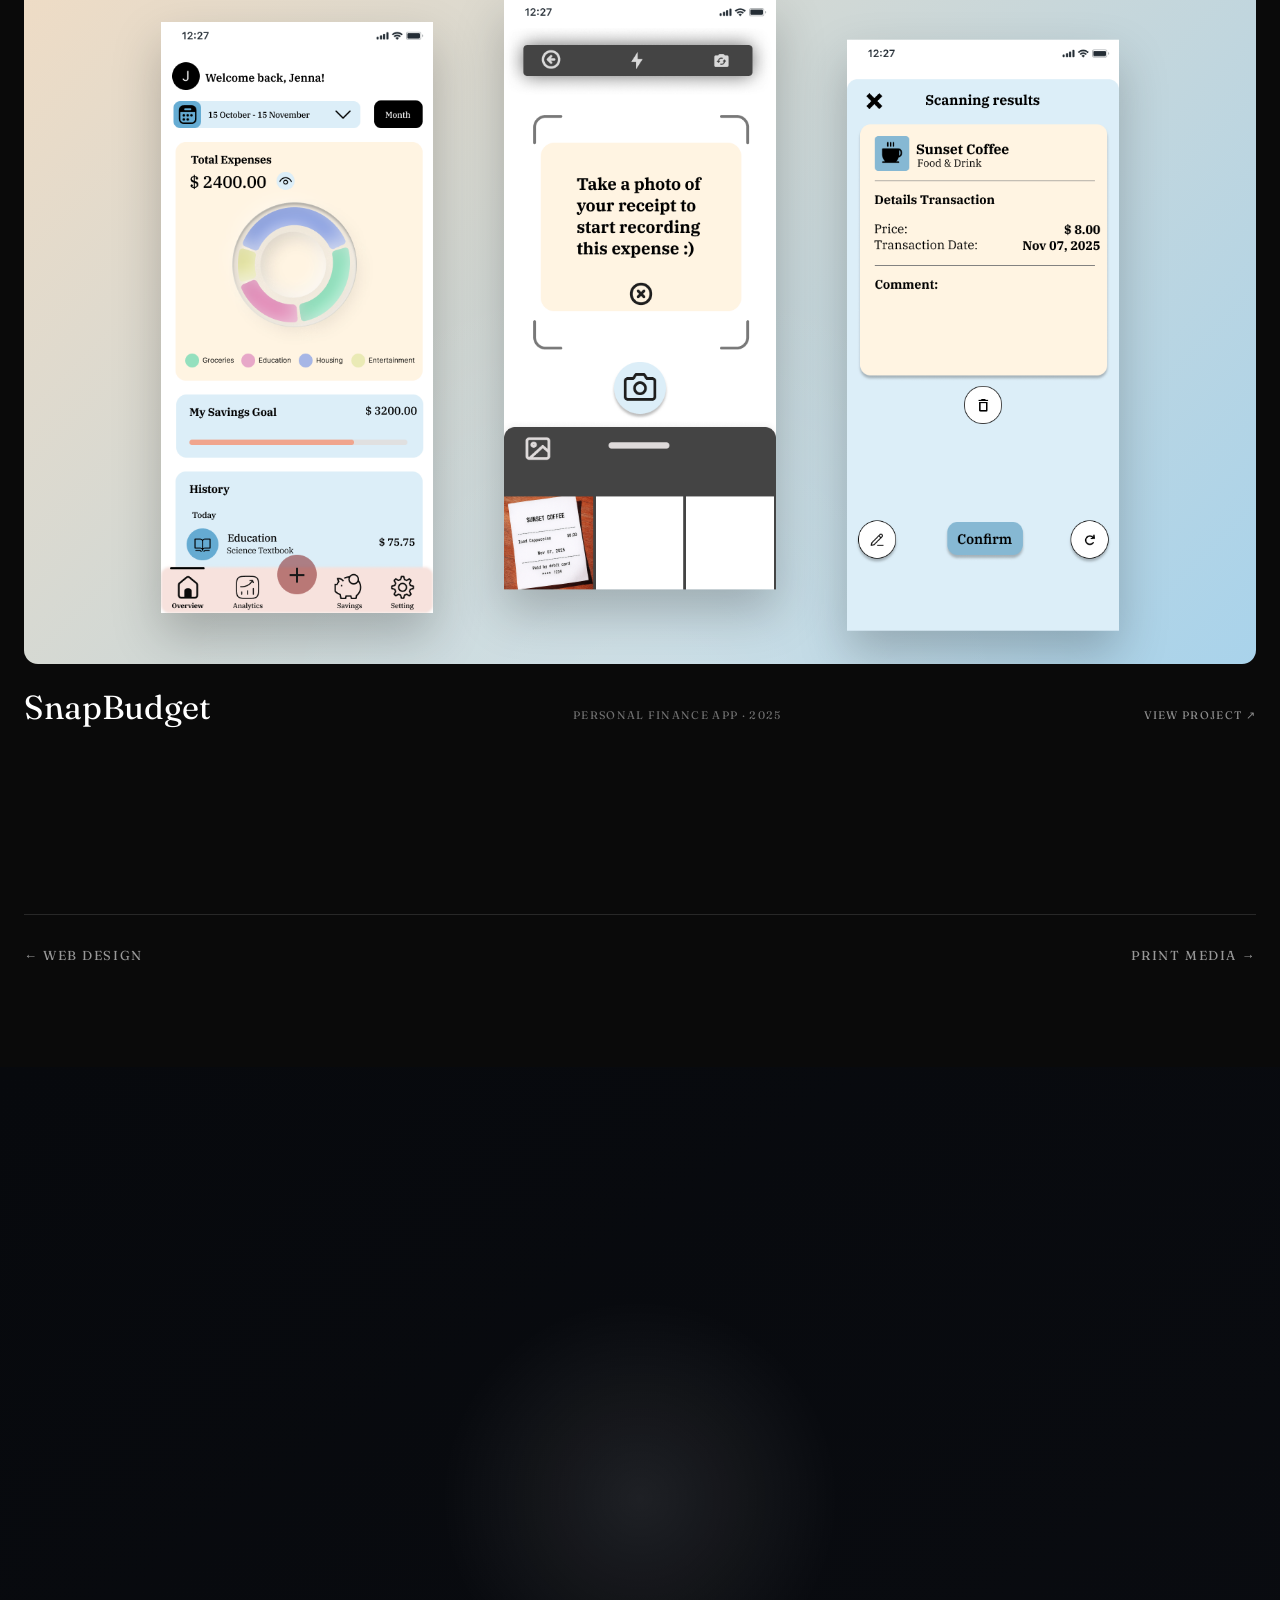
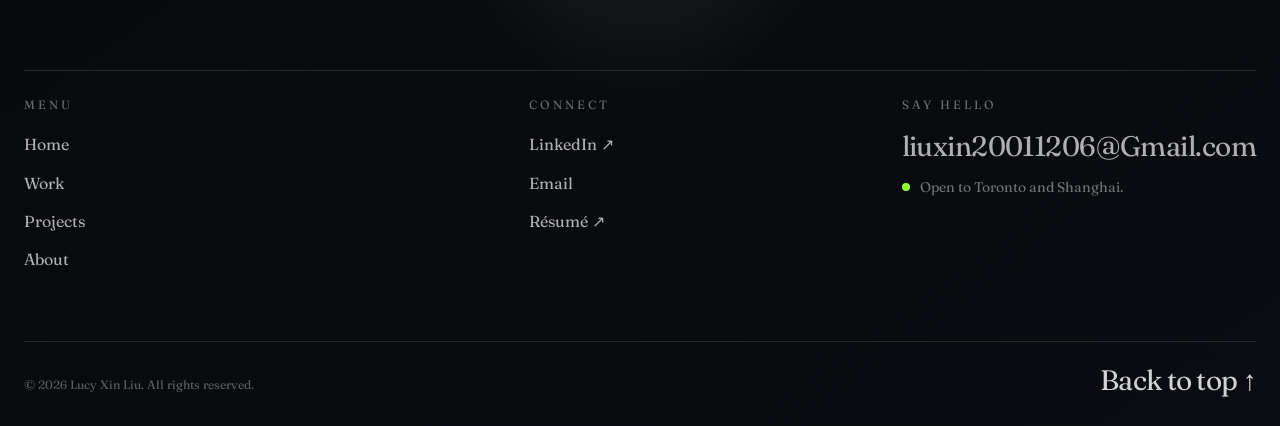
<file: projects-app.html>
<!doctype html>
<html lang="en">
<head><meta charset="utf-8"><meta name="viewport" content="width=device-width,initial-scale=1"><meta name="theme-color" content="#0a0a0a"><meta name="description" content="Selected visual and product work by Lucy Xin Liu."><link rel="icon" type="image/png" href="seo/favicon.png"><link rel="stylesheet" href="styles.css?v=20260912-mobile-ai-i18n"><title>Projects — Lucy Xin Liu</title></head>
<body class="projects-gallery-page" data-gallery-category="app">
  <a class="skip-link" href="#projects-gallery-content">Skip to content</a><div class="scroll-progress" aria-hidden="true"><span data-scroll-progress></span></div>
  <header class="site-header" data-header><nav class="nav-shell" aria-label="Primary navigation"><a class="brand nav-brand" href="index.html#top"><img class="brand__avatar" src="images/lucy/portrait.jpg" alt="Portrait of Lucy Xin Liu" width="44" height="44"><span class="brand__name">Lucy Liu.</span></a><div class="nav-links"><a href="index.html#work">Work</a><a href="index.html#playground">AI Visual Experiments</a><a href="about.html">About</a><a href="resume/Xin_Liu_Resume_Product_Design.pdf" target="_blank" rel="noreferrer">Résumé ↗</a></div><button class="menu-toggle mobile-menu-toggle" type="button" data-menu-toggle aria-expanded="false" aria-controls="mobile-menu" aria-label="Open menu"><span></span><span></span></button></nav><div class="mobile-menu" id="mobile-menu" data-mobile-menu aria-hidden="true"><a href="index.html#work">Work</a><a href="index.html#playground">AI Visual Experiments</a><a href="about.html">About</a><a href="resume/Xin_Liu_Resume_Product_Design.pdf" target="_blank" rel="noreferrer">Résumé ↗</a></div></header>
  <main class="projects-gallery-main" id="projects-gallery-content"><section class="projects-gallery-hero"><div class="projects-gallery-shell"><a class="projects-gallery-back" href="index.html#creative">← Projects</a><p class="projects-gallery-kicker" data-gallery-kicker>Selected discipline</p><h1 class="projects-gallery-title" data-gallery-title>Projects</h1><p class="projects-gallery-description" data-gallery-description>A focused collection of selected work.</p></div></section><section class="projects-gallery-grid projects-gallery-shell" data-gallery-grid aria-live="polite"></section><nav class="projects-gallery-nav projects-gallery-shell" aria-label="Project categories"><a data-gallery-prev href="index.html#creative">← Projects</a><a data-gallery-next href="index.html#creative">Projects →</a></nav>
    <section class="contact" id="contact" aria-labelledby="contact-title" data-contact><div class="contact__spotlight" data-contact-spotlight aria-hidden="true"></div><div class="contact__inner"><p class="contact-kicker">Open to Product Design and UX Design opportunities.</p><h2 id="contact-title" class="contact__title contact-cta" data-contact-cta><span class="cta-line"><span class="cta-word cta-word-left">Let’s</span></span><span class="cta-line"><span class="cta-word cta-word-right">Collaborate!</span></span></h2><footer class="footer footer-grid"><div class="footer__column footer-column"><p class="footer__label footer-label">Menu</p><ul><li><a href="index.html#top">Home</a></li><li><a href="index.html#work">Work</a></li><li><a href="index.html#creative">Projects</a></li><li><a href="about.html">About</a></li></ul></div><div class="footer__column footer-column"><p class="footer__label footer-label">Connect</p><ul><li><a href="https://www.linkedin.com/in/xinliu2001" target="_blank" rel="noreferrer">LinkedIn ↗</a></li><li><a href="mailto:liuxin20011206@gmail.com">Email</a></li><li><a href="resume/Xin_Liu_Resume_Product_Design.pdf" target="_blank" rel="noreferrer">Résumé ↗</a></li></ul></div><div class="footer__column footer__hello footer-column"><p class="footer__label footer-label">Say hello</p><a class="footer-email" href="mailto:liuxin20011206@gmail.com">liuxin20011206@Gmail.com</a><p class="footer-location"><span class="section-status-dot" aria-hidden="true"></span>Open to Toronto and Shanghai.</p></div><div class="footer__bottom footer-meta"><p>© 2026 Lucy Xin Liu. All rights reserved.</p><a href="#projects-gallery-content">Back to top ↑</a></div></footer></div></section>
  </main><script src="script.js?v=20260913-routing-fix" defer></script>
</body></html>
</file>
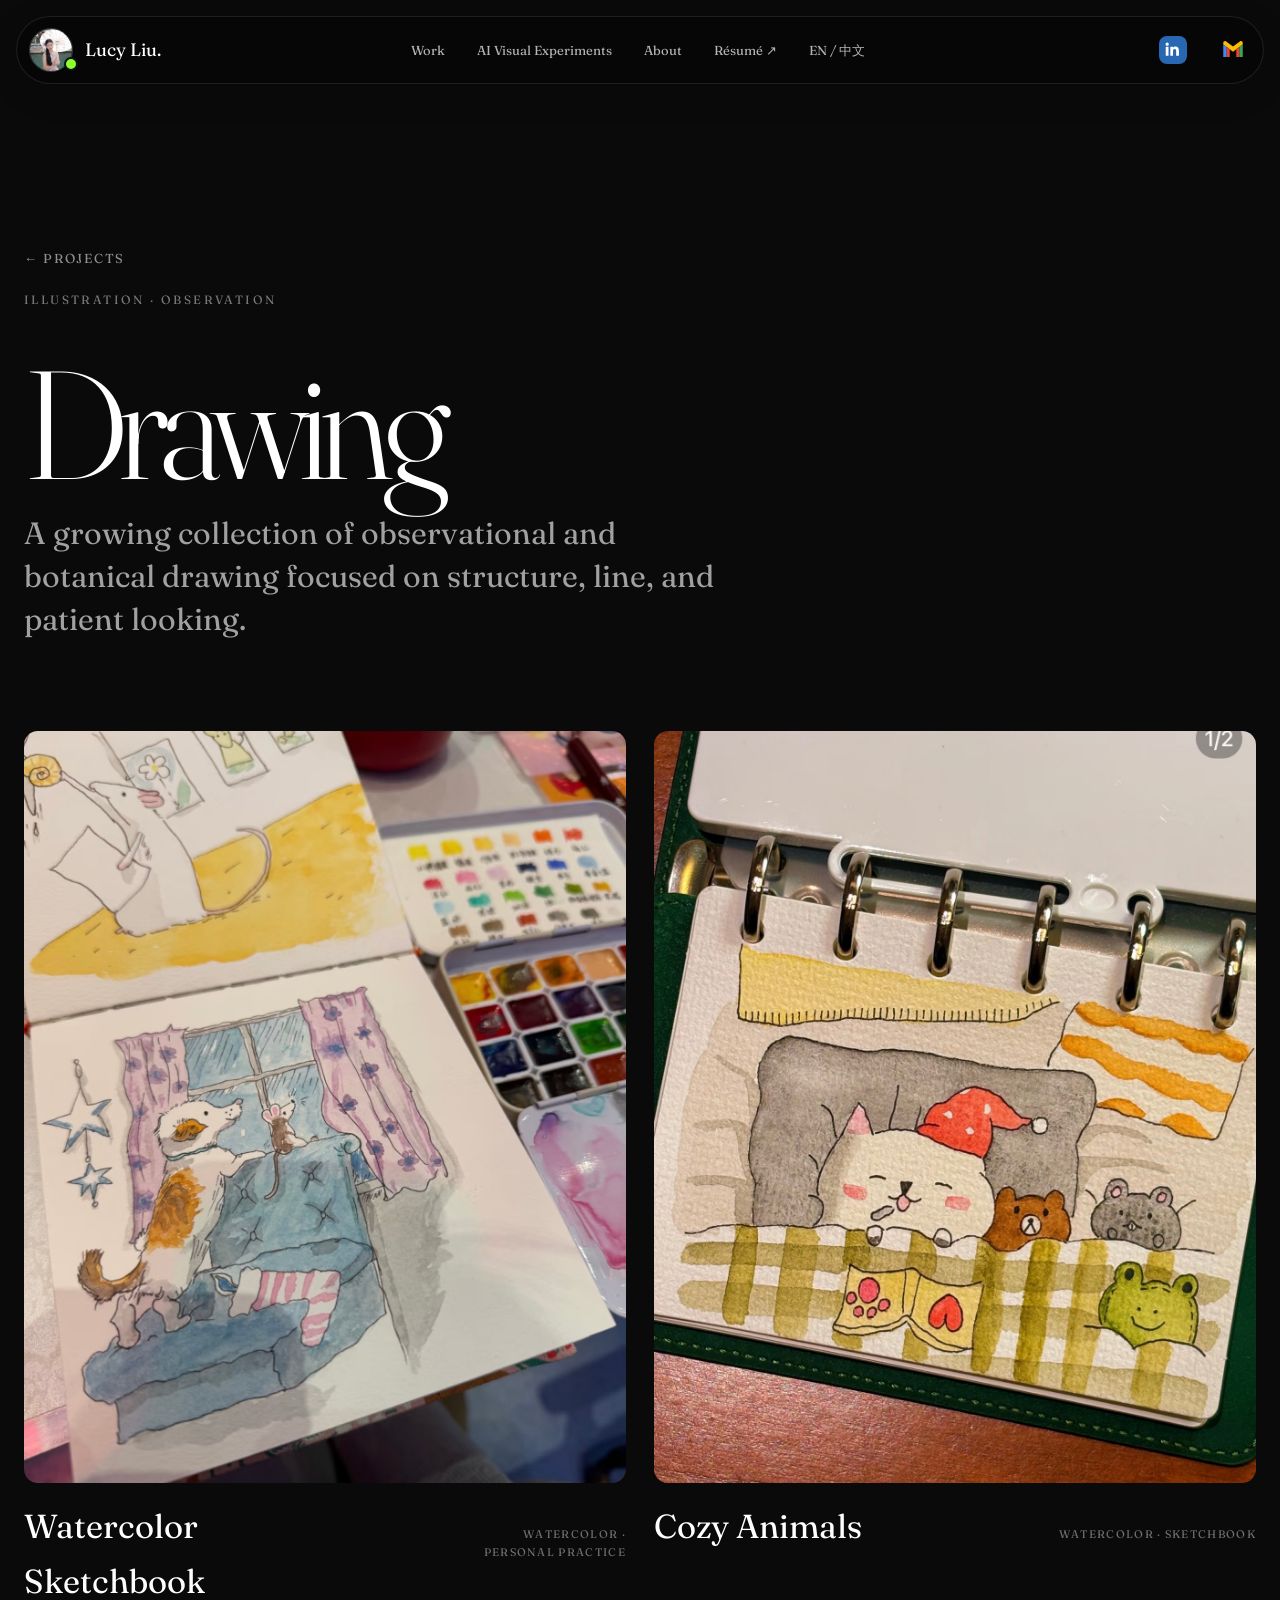
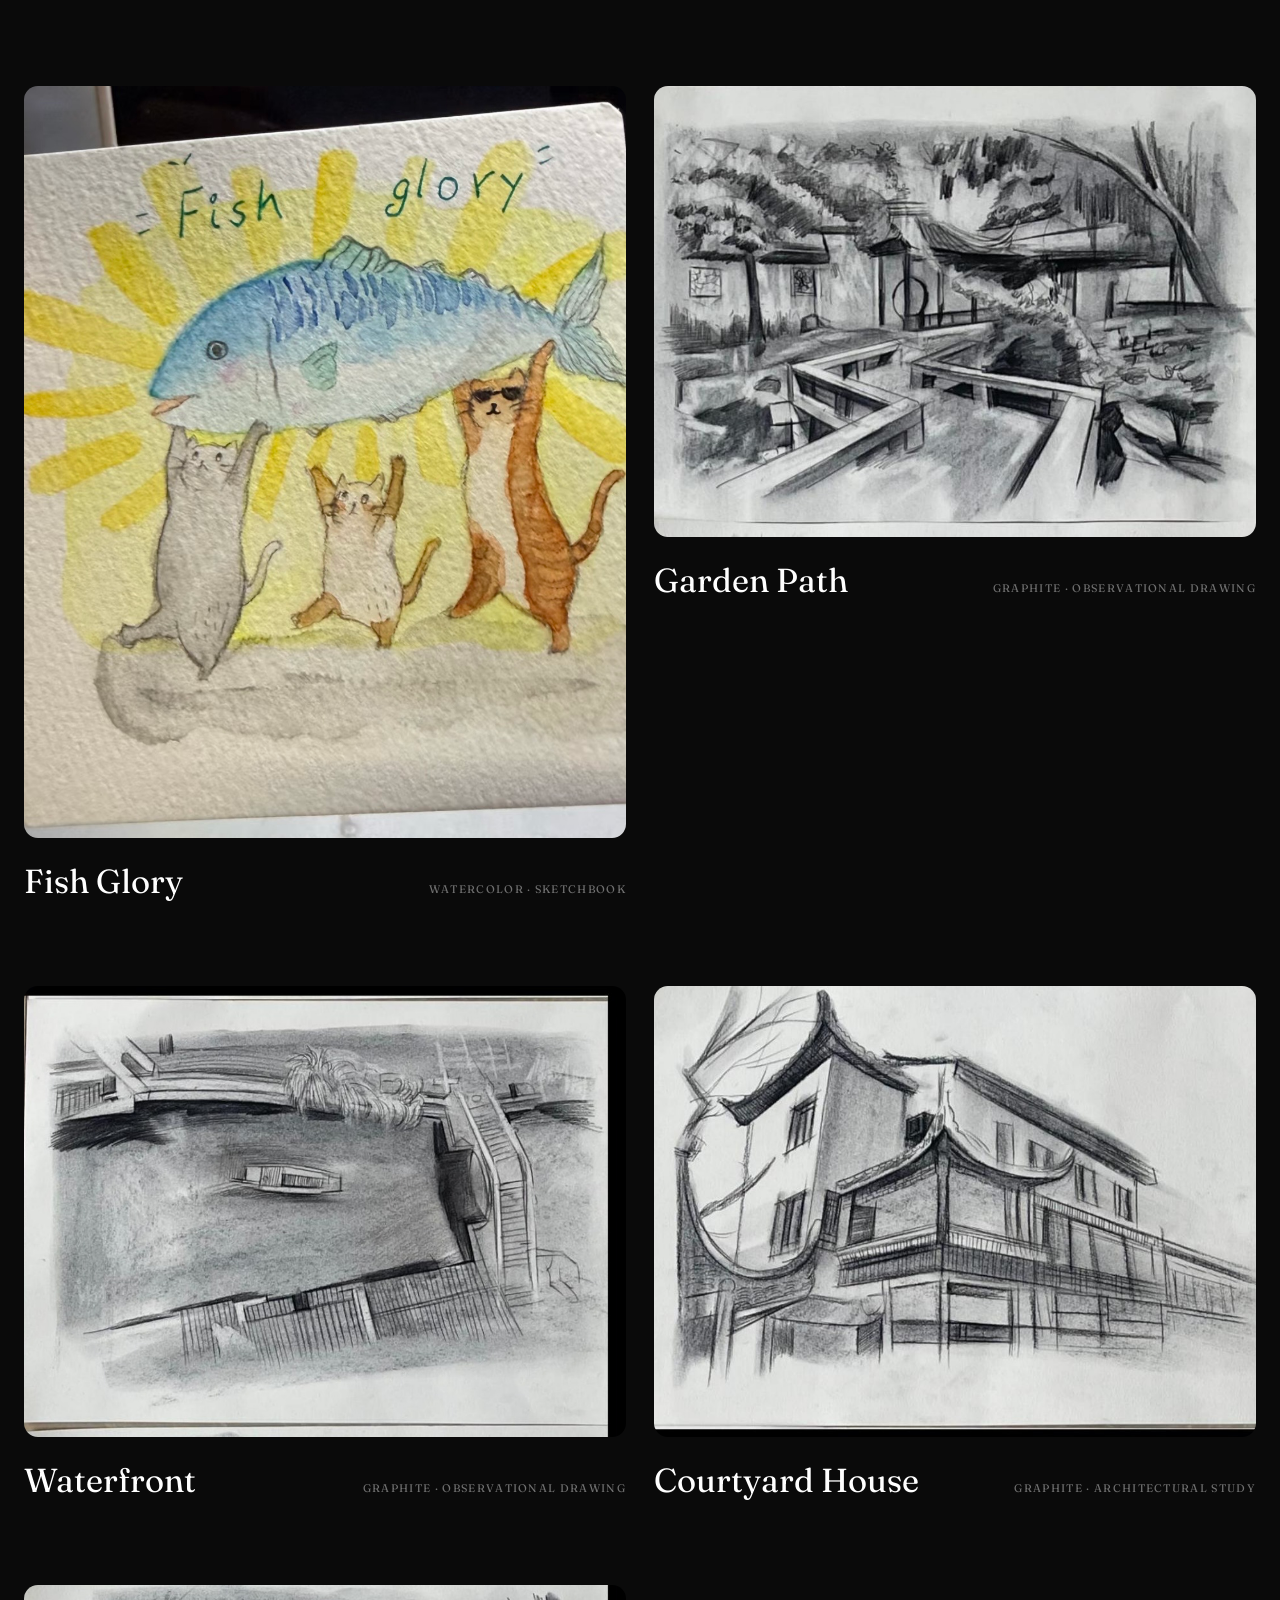
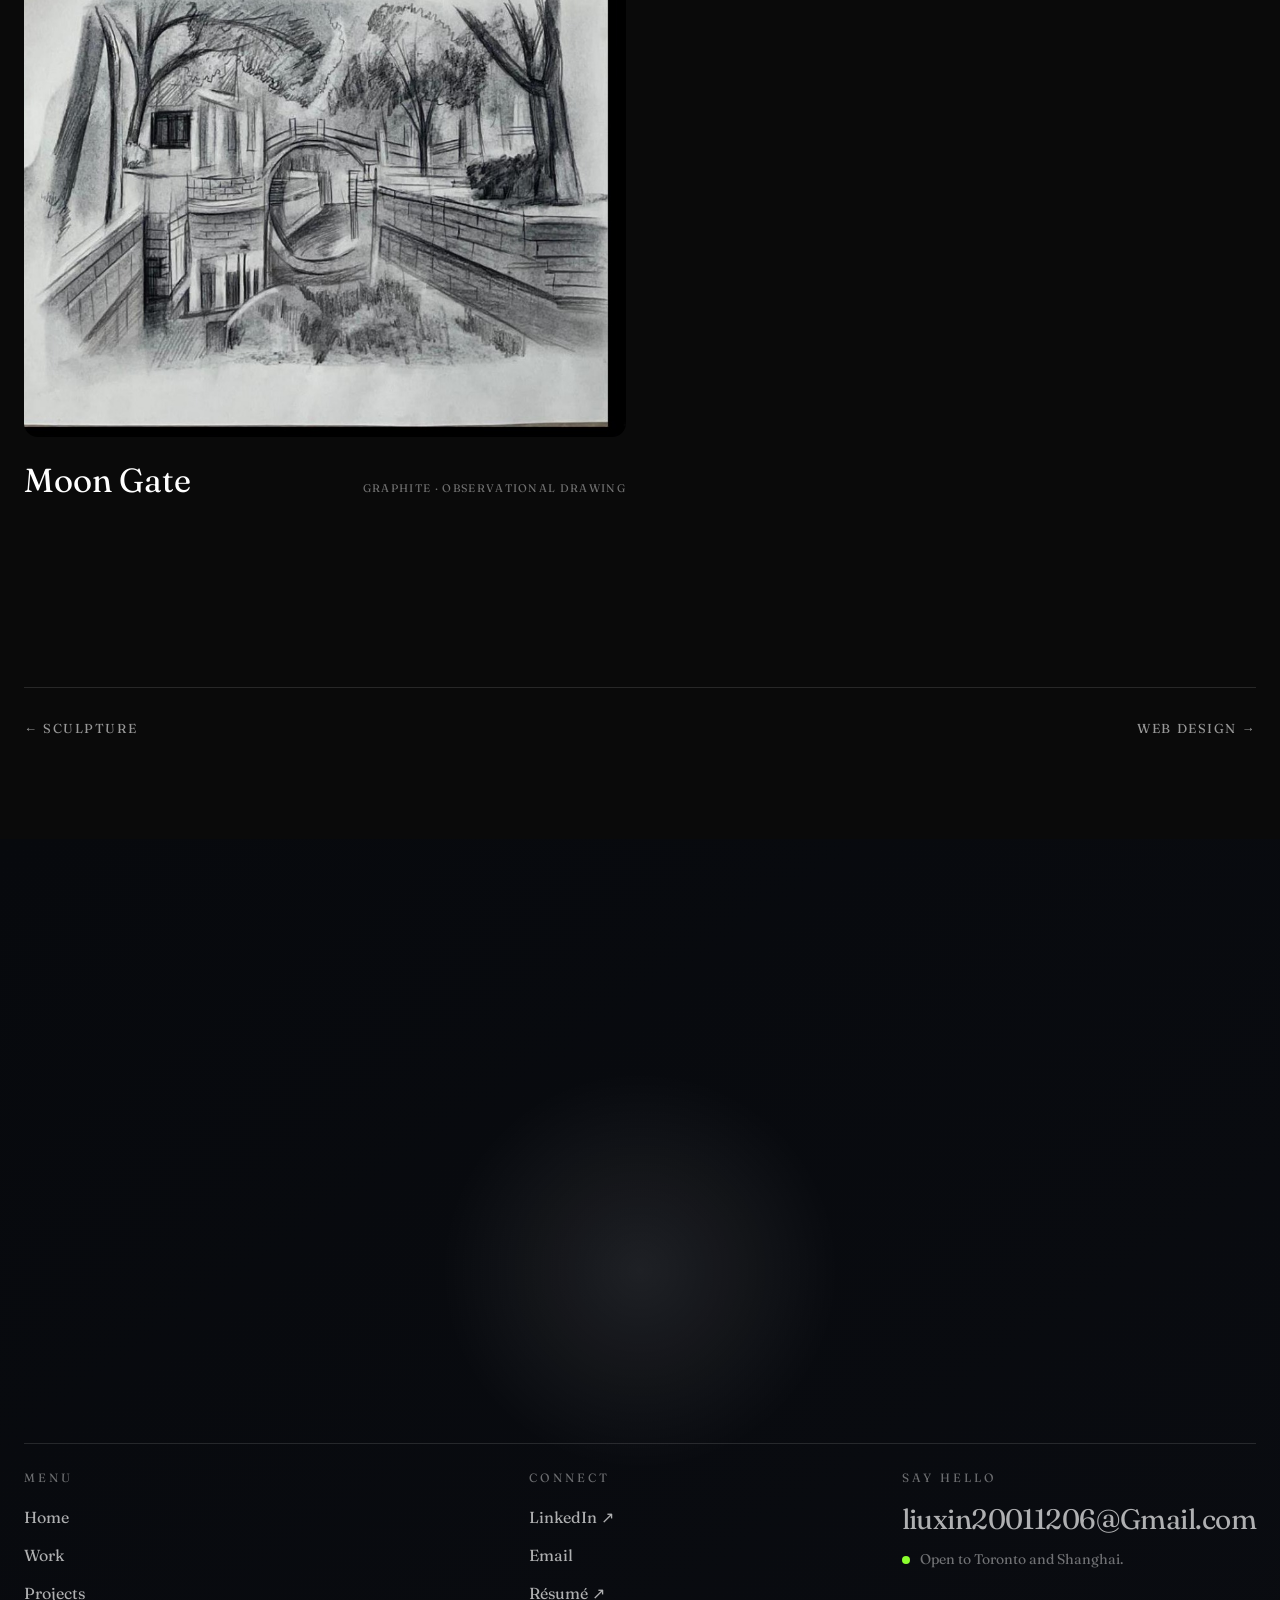
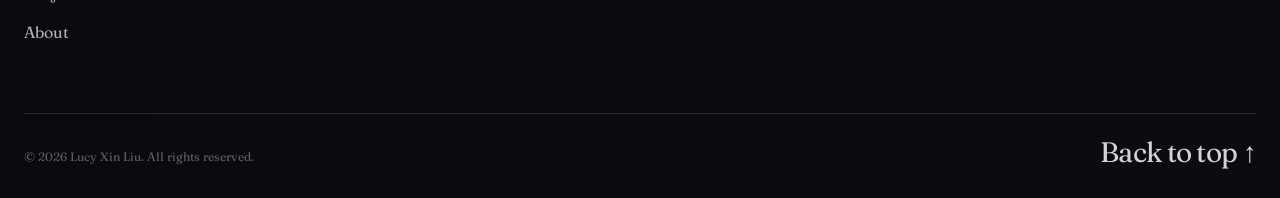
<file: projects-drawing.html>
<!doctype html>
<html lang="en">
<head><meta charset="utf-8"><meta name="viewport" content="width=device-width,initial-scale=1"><meta name="theme-color" content="#0a0a0a"><meta name="description" content="Selected visual and product work by Lucy Xin Liu."><link rel="icon" type="image/png" href="seo/favicon.png"><link rel="stylesheet" href="styles.css?v=20260912-mobile-ai-i18n"><title>Projects — Lucy Xin Liu</title></head>
<body class="projects-gallery-page" data-gallery-category="drawing">
  <a class="skip-link" href="#projects-gallery-content">Skip to content</a><div class="scroll-progress" aria-hidden="true"><span data-scroll-progress></span></div>
  <header class="site-header" data-header><nav class="nav-shell" aria-label="Primary navigation"><a class="brand nav-brand" href="index.html#top"><img class="brand__avatar" src="images/lucy/portrait.jpg" alt="Portrait of Lucy Xin Liu" width="44" height="44"><span class="brand__name">Lucy Liu.</span></a><div class="nav-links"><a href="index.html#work">Work</a><a href="index.html#playground">AI Visual Experiments</a><a href="about.html">About</a><a href="resume/Xin_Liu_Resume_Product_Design.pdf" target="_blank" rel="noreferrer">Résumé ↗</a></div><button class="menu-toggle mobile-menu-toggle" type="button" data-menu-toggle aria-expanded="false" aria-controls="mobile-menu" aria-label="Open menu"><span></span><span></span></button></nav><div class="mobile-menu" id="mobile-menu" data-mobile-menu aria-hidden="true"><a href="index.html#work">Work</a><a href="index.html#playground">AI Visual Experiments</a><a href="about.html">About</a><a href="resume/Xin_Liu_Resume_Product_Design.pdf" target="_blank" rel="noreferrer">Résumé ↗</a></div></header>
  <main class="projects-gallery-main" id="projects-gallery-content"><section class="projects-gallery-hero"><div class="projects-gallery-shell"><a class="projects-gallery-back" href="index.html#creative">← Projects</a><p class="projects-gallery-kicker" data-gallery-kicker>Selected discipline</p><h1 class="projects-gallery-title" data-gallery-title>Projects</h1><p class="projects-gallery-description" data-gallery-description>A focused collection of selected work.</p></div></section><section class="projects-gallery-grid projects-gallery-shell" data-gallery-grid aria-live="polite"></section><nav class="projects-gallery-nav projects-gallery-shell" aria-label="Project categories"><a data-gallery-prev href="index.html#creative">← Projects</a><a data-gallery-next href="index.html#creative">Projects →</a></nav>
    <section class="contact" id="contact" aria-labelledby="contact-title" data-contact><div class="contact__spotlight" data-contact-spotlight aria-hidden="true"></div><div class="contact__inner"><p class="contact-kicker">Open to Product Design and UX Design opportunities.</p><h2 id="contact-title" class="contact__title contact-cta" data-contact-cta><span class="cta-line"><span class="cta-word cta-word-left">Let’s</span></span><span class="cta-line"><span class="cta-word cta-word-right">Collaborate!</span></span></h2><footer class="footer footer-grid"><div class="footer__column footer-column"><p class="footer__label footer-label">Menu</p><ul><li><a href="index.html#top">Home</a></li><li><a href="index.html#work">Work</a></li><li><a href="index.html#creative">Projects</a></li><li><a href="about.html">About</a></li></ul></div><div class="footer__column footer-column"><p class="footer__label footer-label">Connect</p><ul><li><a href="https://www.linkedin.com/in/xinliu2001" target="_blank" rel="noreferrer">LinkedIn ↗</a></li><li><a href="mailto:liuxin20011206@gmail.com">Email</a></li><li><a href="resume/Xin_Liu_Resume_Product_Design.pdf" target="_blank" rel="noreferrer">Résumé ↗</a></li></ul></div><div class="footer__column footer__hello footer-column"><p class="footer__label footer-label">Say hello</p><a class="footer-email" href="mailto:liuxin20011206@gmail.com">liuxin20011206@Gmail.com</a><p class="footer-location"><span class="section-status-dot" aria-hidden="true"></span>Open to Toronto and Shanghai.</p></div><div class="footer__bottom footer-meta"><p>© 2026 Lucy Xin Liu. All rights reserved.</p><a href="#projects-gallery-content">Back to top ↑</a></div></footer></div></section>
  </main><script src="script.js?v=20260913-routing-fix" defer></script>
</body></html>
</file>
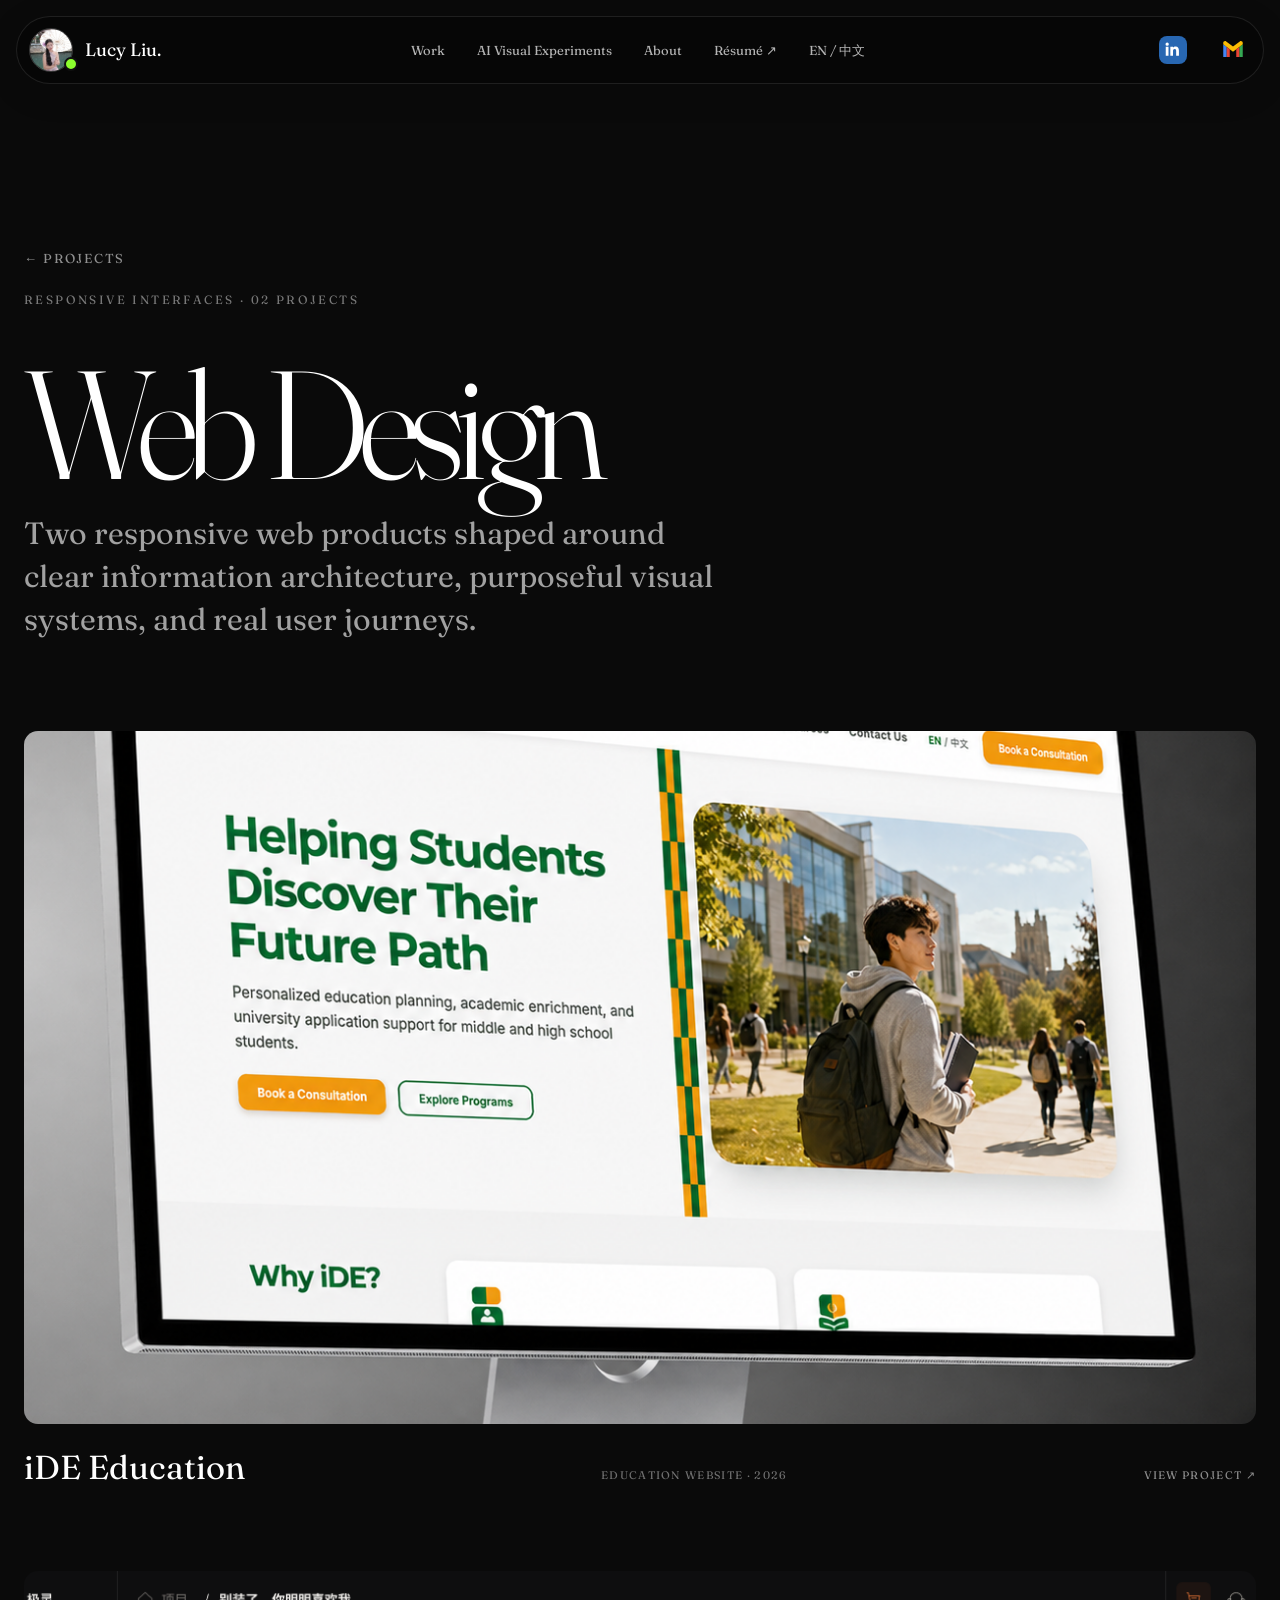
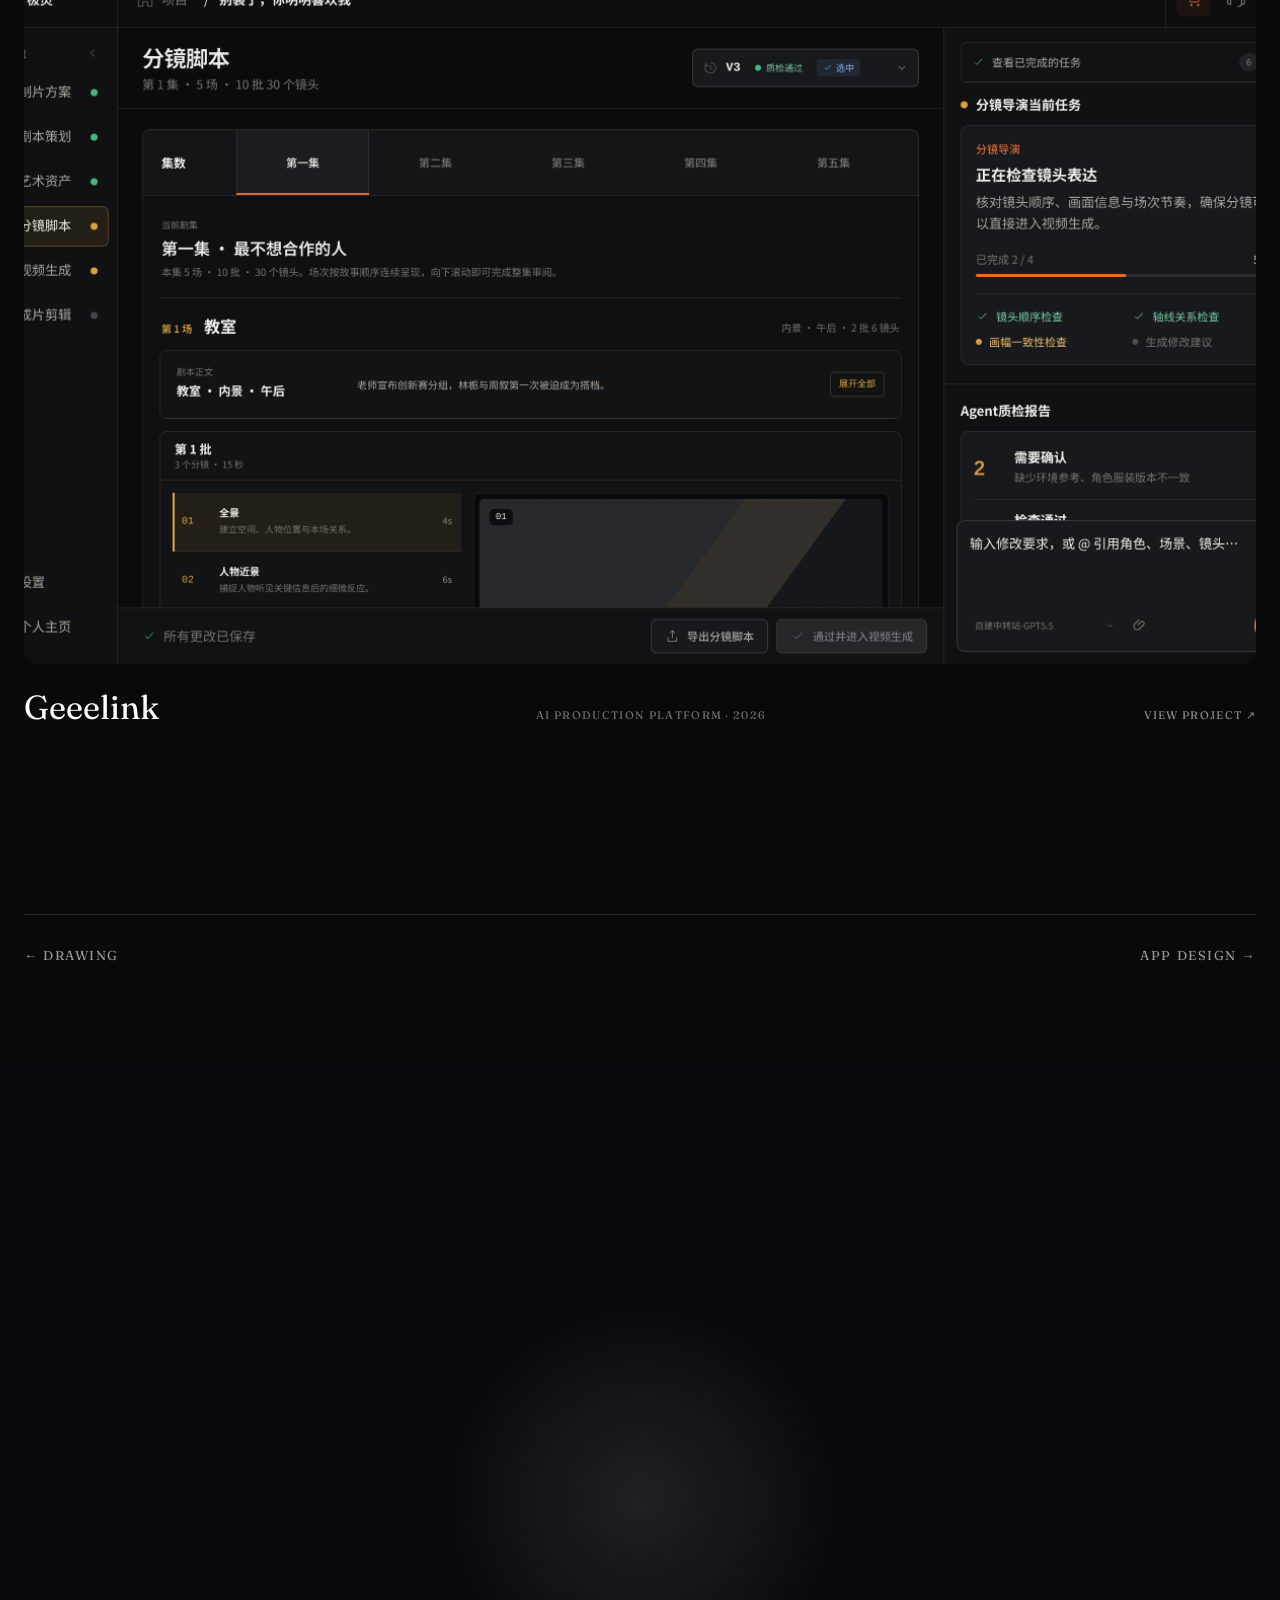
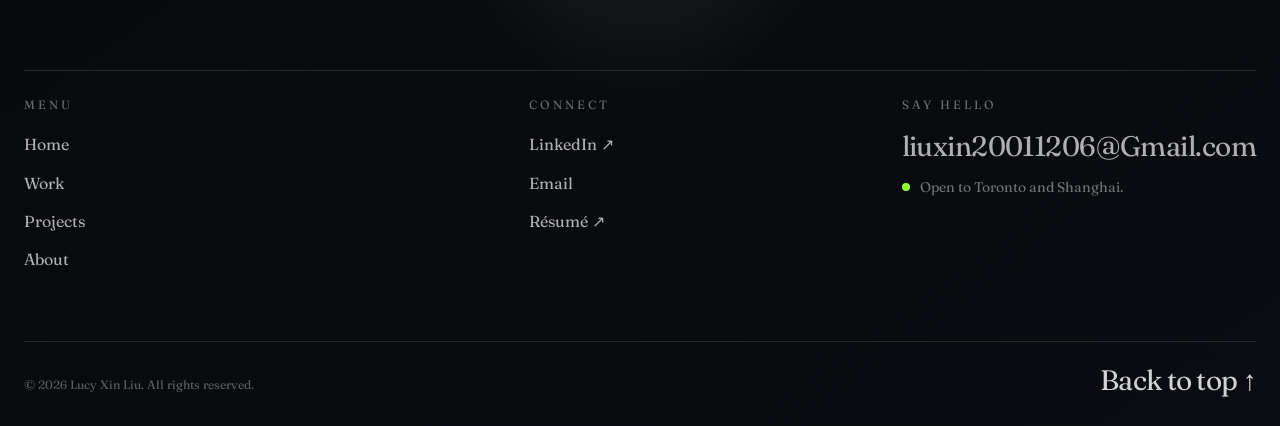
<file: projects-gallery.html>
<!doctype html>
<html lang="en">
<head><meta charset="utf-8"><meta name="viewport" content="width=device-width,initial-scale=1"><meta name="theme-color" content="#0a0a0a"><meta name="description" content="Selected visual and product work by Lucy Xin Liu."><link rel="icon" type="image/png" href="seo/favicon.png"><link rel="stylesheet" href="styles.css?v=20260912-mobile-ai-i18n"><title>Projects — Lucy Xin Liu</title></head>
<body class="projects-gallery-page" data-gallery-category="">
  <a class="skip-link" href="#projects-gallery-content">Skip to content</a><div class="scroll-progress" aria-hidden="true"><span data-scroll-progress></span></div>
  <header class="site-header" data-header><nav class="nav-shell" aria-label="Primary navigation"><a class="brand nav-brand" href="index.html#top"><img class="brand__avatar" src="images/lucy/portrait.jpg" alt="Portrait of Lucy Xin Liu" width="44" height="44"><span class="brand__name">Lucy Liu.</span></a><div class="nav-links"><a href="index.html#work">Work</a><a href="index.html#playground">AI Visual Experiments</a><a href="about.html">About</a><a href="resume/Xin_Liu_Resume_Product_Design.pdf" target="_blank" rel="noreferrer">Résumé ↗</a></div><button class="menu-toggle mobile-menu-toggle" type="button" data-menu-toggle aria-expanded="false" aria-controls="mobile-menu" aria-label="Open menu"><span></span><span></span></button></nav><div class="mobile-menu" id="mobile-menu" data-mobile-menu aria-hidden="true"><a href="index.html#work">Work</a><a href="index.html#playground">AI Visual Experiments</a><a href="about.html">About</a><a href="resume/Xin_Liu_Resume_Product_Design.pdf" target="_blank" rel="noreferrer">Résumé ↗</a></div></header>
  <main class="projects-gallery-main" id="projects-gallery-content"><section class="projects-gallery-hero"><div class="projects-gallery-shell"><a class="projects-gallery-back" href="index.html#creative">← Projects</a><p class="projects-gallery-kicker" data-gallery-kicker>Selected discipline</p><h1 class="projects-gallery-title" data-gallery-title>Projects</h1><p class="projects-gallery-description" data-gallery-description>A focused collection of selected work.</p></div></section><section class="projects-gallery-grid projects-gallery-shell" data-gallery-grid aria-live="polite"></section><nav class="projects-gallery-nav projects-gallery-shell" aria-label="Project categories"><a data-gallery-prev href="index.html#creative">← Projects</a><a data-gallery-next href="index.html#creative">Projects →</a></nav>
    <section class="contact" id="contact" aria-labelledby="contact-title" data-contact><div class="contact__spotlight" data-contact-spotlight aria-hidden="true"></div><div class="contact__inner"><p class="contact-kicker">Open to Product Design and UX Design opportunities.</p><h2 id="contact-title" class="contact__title contact-cta" data-contact-cta><span class="cta-line"><span class="cta-word cta-word-left">Let’s</span></span><span class="cta-line"><span class="cta-word cta-word-right">Collaborate!</span></span></h2><footer class="footer footer-grid"><div class="footer__column footer-column"><p class="footer__label footer-label">Menu</p><ul><li><a href="index.html#top">Home</a></li><li><a href="index.html#work">Work</a></li><li><a href="index.html#creative">Projects</a></li><li><a href="about.html">About</a></li></ul></div><div class="footer__column footer-column"><p class="footer__label footer-label">Connect</p><ul><li><a href="https://www.linkedin.com/in/xinliu2001" target="_blank" rel="noreferrer">LinkedIn ↗</a></li><li><a href="mailto:liuxin20011206@gmail.com">Email</a></li><li><a href="resume/Xin_Liu_Resume_Product_Design.pdf" target="_blank" rel="noreferrer">Résumé ↗</a></li></ul></div><div class="footer__column footer__hello footer-column"><p class="footer__label footer-label">Say hello</p><a class="footer-email" href="mailto:liuxin20011206@gmail.com">liuxin20011206@Gmail.com</a><p class="footer-location"><span class="section-status-dot" aria-hidden="true"></span>Open to Toronto and Shanghai.</p></div><div class="footer__bottom footer-meta"><p>© 2026 Lucy Xin Liu. All rights reserved.</p><a href="#projects-gallery-content">Back to top ↑</a></div></footer></div></section>
  </main><script src="script.js?v=20260913-routing-fix" defer></script>
</body></html>
</file>
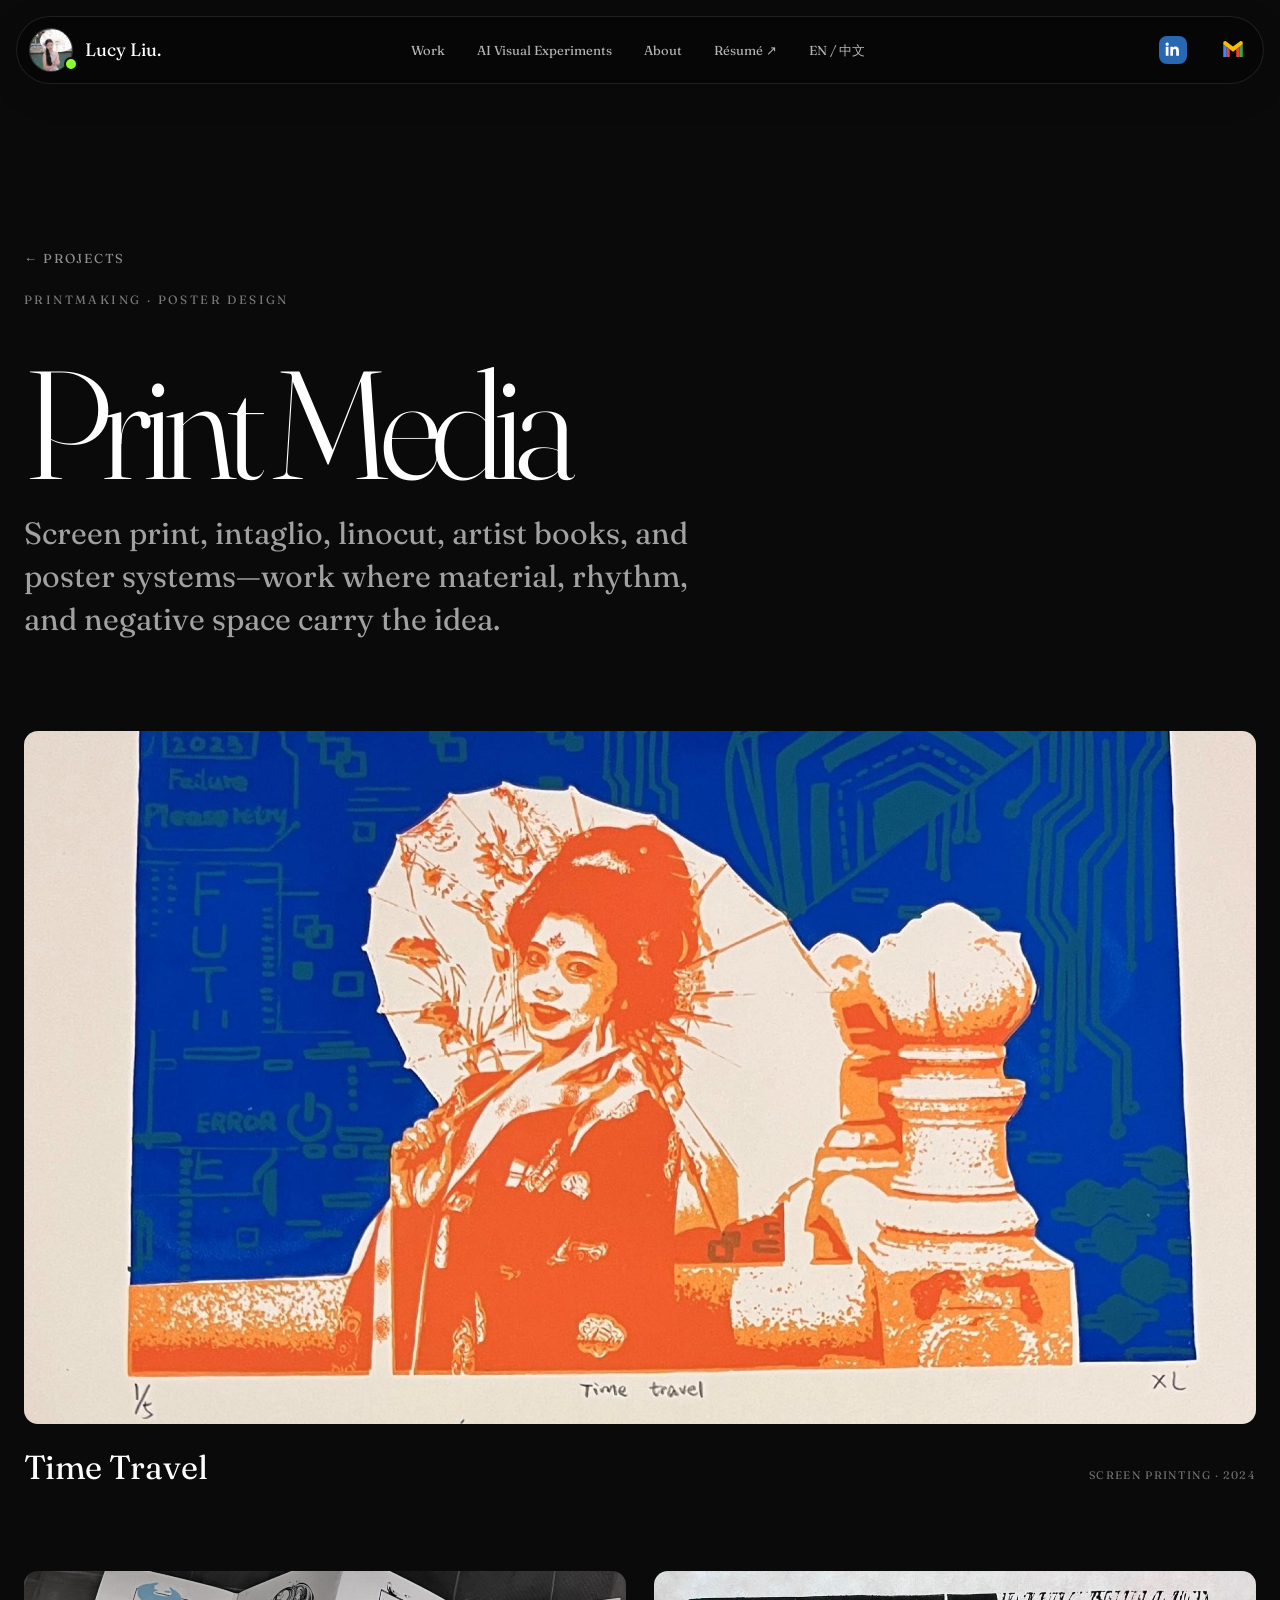
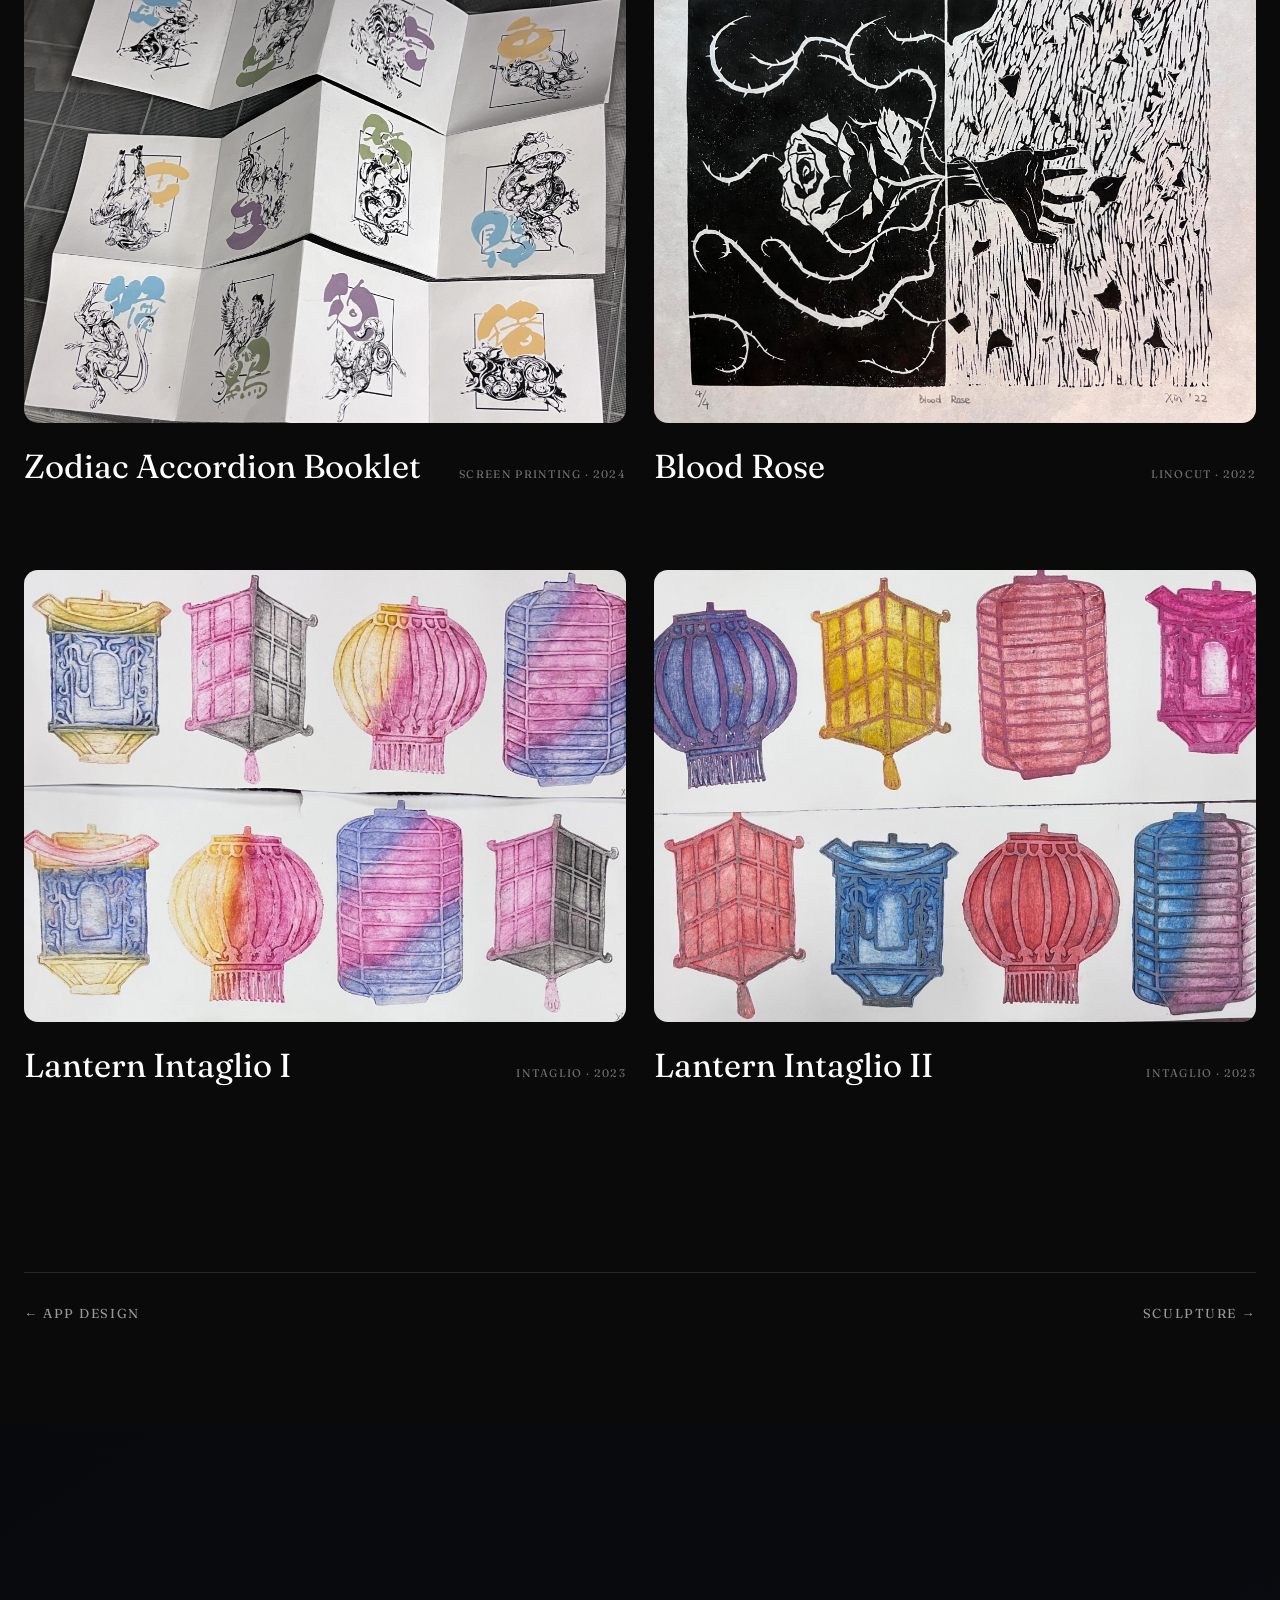
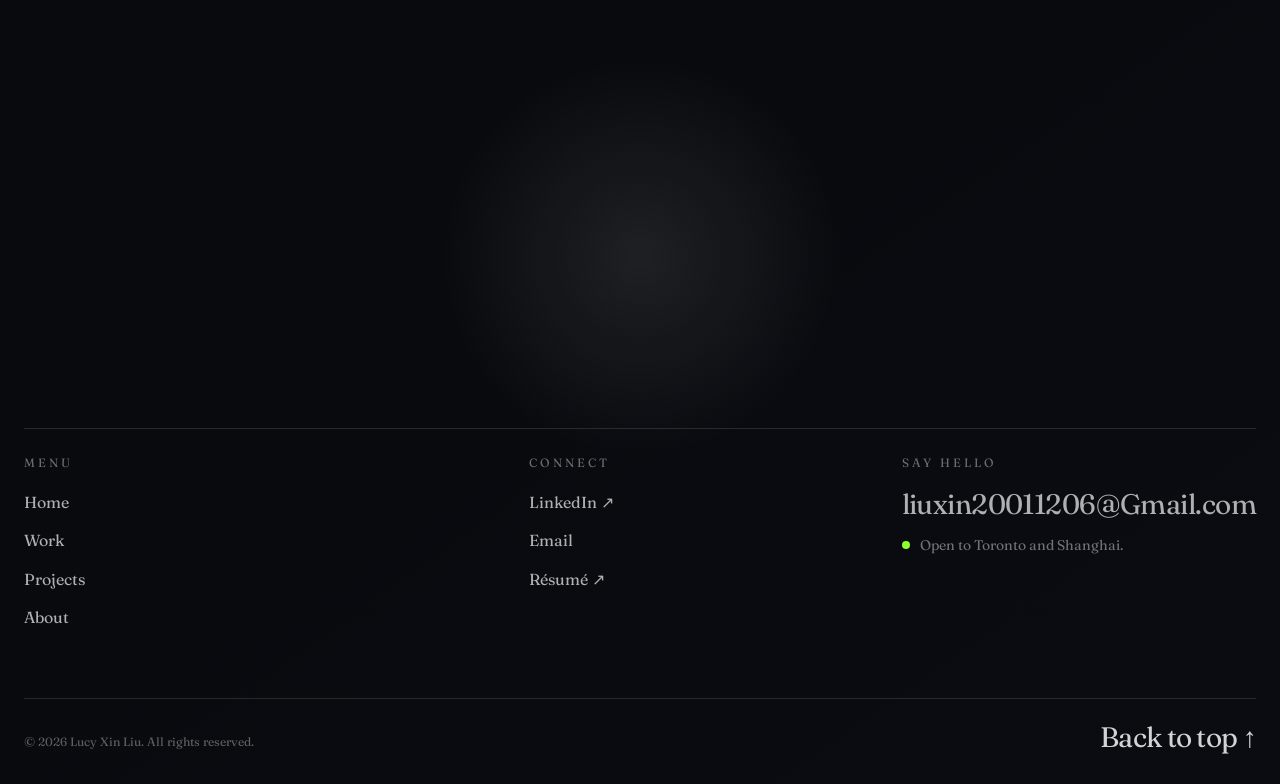
<file: projects-print.html>
<!doctype html>
<html lang="en">
<head><meta charset="utf-8"><meta name="viewport" content="width=device-width,initial-scale=1"><meta name="theme-color" content="#0a0a0a"><meta name="description" content="Selected visual and product work by Lucy Xin Liu."><link rel="icon" type="image/png" href="seo/favicon.png"><link rel="stylesheet" href="styles.css?v=20260912-mobile-ai-i18n"><title>Projects — Lucy Xin Liu</title></head>
<body class="projects-gallery-page" data-gallery-category="print">
  <a class="skip-link" href="#projects-gallery-content">Skip to content</a><div class="scroll-progress" aria-hidden="true"><span data-scroll-progress></span></div>
  <header class="site-header" data-header><nav class="nav-shell" aria-label="Primary navigation"><a class="brand nav-brand" href="index.html#top"><img class="brand__avatar" src="images/lucy/portrait.jpg" alt="Portrait of Lucy Xin Liu" width="44" height="44"><span class="brand__name">Lucy Liu.</span></a><div class="nav-links"><a href="index.html#work">Work</a><a href="index.html#playground">AI Visual Experiments</a><a href="about.html">About</a><a href="resume/Xin_Liu_Resume_Product_Design.pdf" target="_blank" rel="noreferrer">Résumé ↗</a></div><button class="menu-toggle mobile-menu-toggle" type="button" data-menu-toggle aria-expanded="false" aria-controls="mobile-menu" aria-label="Open menu"><span></span><span></span></button></nav><div class="mobile-menu" id="mobile-menu" data-mobile-menu aria-hidden="true"><a href="index.html#work">Work</a><a href="index.html#playground">AI Visual Experiments</a><a href="about.html">About</a><a href="resume/Xin_Liu_Resume_Product_Design.pdf" target="_blank" rel="noreferrer">Résumé ↗</a></div></header>
  <main class="projects-gallery-main" id="projects-gallery-content"><section class="projects-gallery-hero"><div class="projects-gallery-shell"><a class="projects-gallery-back" href="index.html#creative">← Projects</a><p class="projects-gallery-kicker" data-gallery-kicker>Selected discipline</p><h1 class="projects-gallery-title" data-gallery-title>Projects</h1><p class="projects-gallery-description" data-gallery-description>A focused collection of selected work.</p></div></section><section class="projects-gallery-grid projects-gallery-shell" data-gallery-grid aria-live="polite"></section><nav class="projects-gallery-nav projects-gallery-shell" aria-label="Project categories"><a data-gallery-prev href="index.html#creative">← Projects</a><a data-gallery-next href="index.html#creative">Projects →</a></nav>
    <section class="contact" id="contact" aria-labelledby="contact-title" data-contact><div class="contact__spotlight" data-contact-spotlight aria-hidden="true"></div><div class="contact__inner"><p class="contact-kicker">Open to Product Design and UX Design opportunities.</p><h2 id="contact-title" class="contact__title contact-cta" data-contact-cta><span class="cta-line"><span class="cta-word cta-word-left">Let’s</span></span><span class="cta-line"><span class="cta-word cta-word-right">Collaborate!</span></span></h2><footer class="footer footer-grid"><div class="footer__column footer-column"><p class="footer__label footer-label">Menu</p><ul><li><a href="index.html#top">Home</a></li><li><a href="index.html#work">Work</a></li><li><a href="index.html#creative">Projects</a></li><li><a href="about.html">About</a></li></ul></div><div class="footer__column footer-column"><p class="footer__label footer-label">Connect</p><ul><li><a href="https://www.linkedin.com/in/xinliu2001" target="_blank" rel="noreferrer">LinkedIn ↗</a></li><li><a href="mailto:liuxin20011206@gmail.com">Email</a></li><li><a href="resume/Xin_Liu_Resume_Product_Design.pdf" target="_blank" rel="noreferrer">Résumé ↗</a></li></ul></div><div class="footer__column footer__hello footer-column"><p class="footer__label footer-label">Say hello</p><a class="footer-email" href="mailto:liuxin20011206@gmail.com">liuxin20011206@Gmail.com</a><p class="footer-location"><span class="section-status-dot" aria-hidden="true"></span>Open to Toronto and Shanghai.</p></div><div class="footer__bottom footer-meta"><p>© 2026 Lucy Xin Liu. All rights reserved.</p><a href="#projects-gallery-content">Back to top ↑</a></div></footer></div></section>
  </main><script src="script.js?v=20260913-routing-fix" defer></script>
</body></html>
</file>
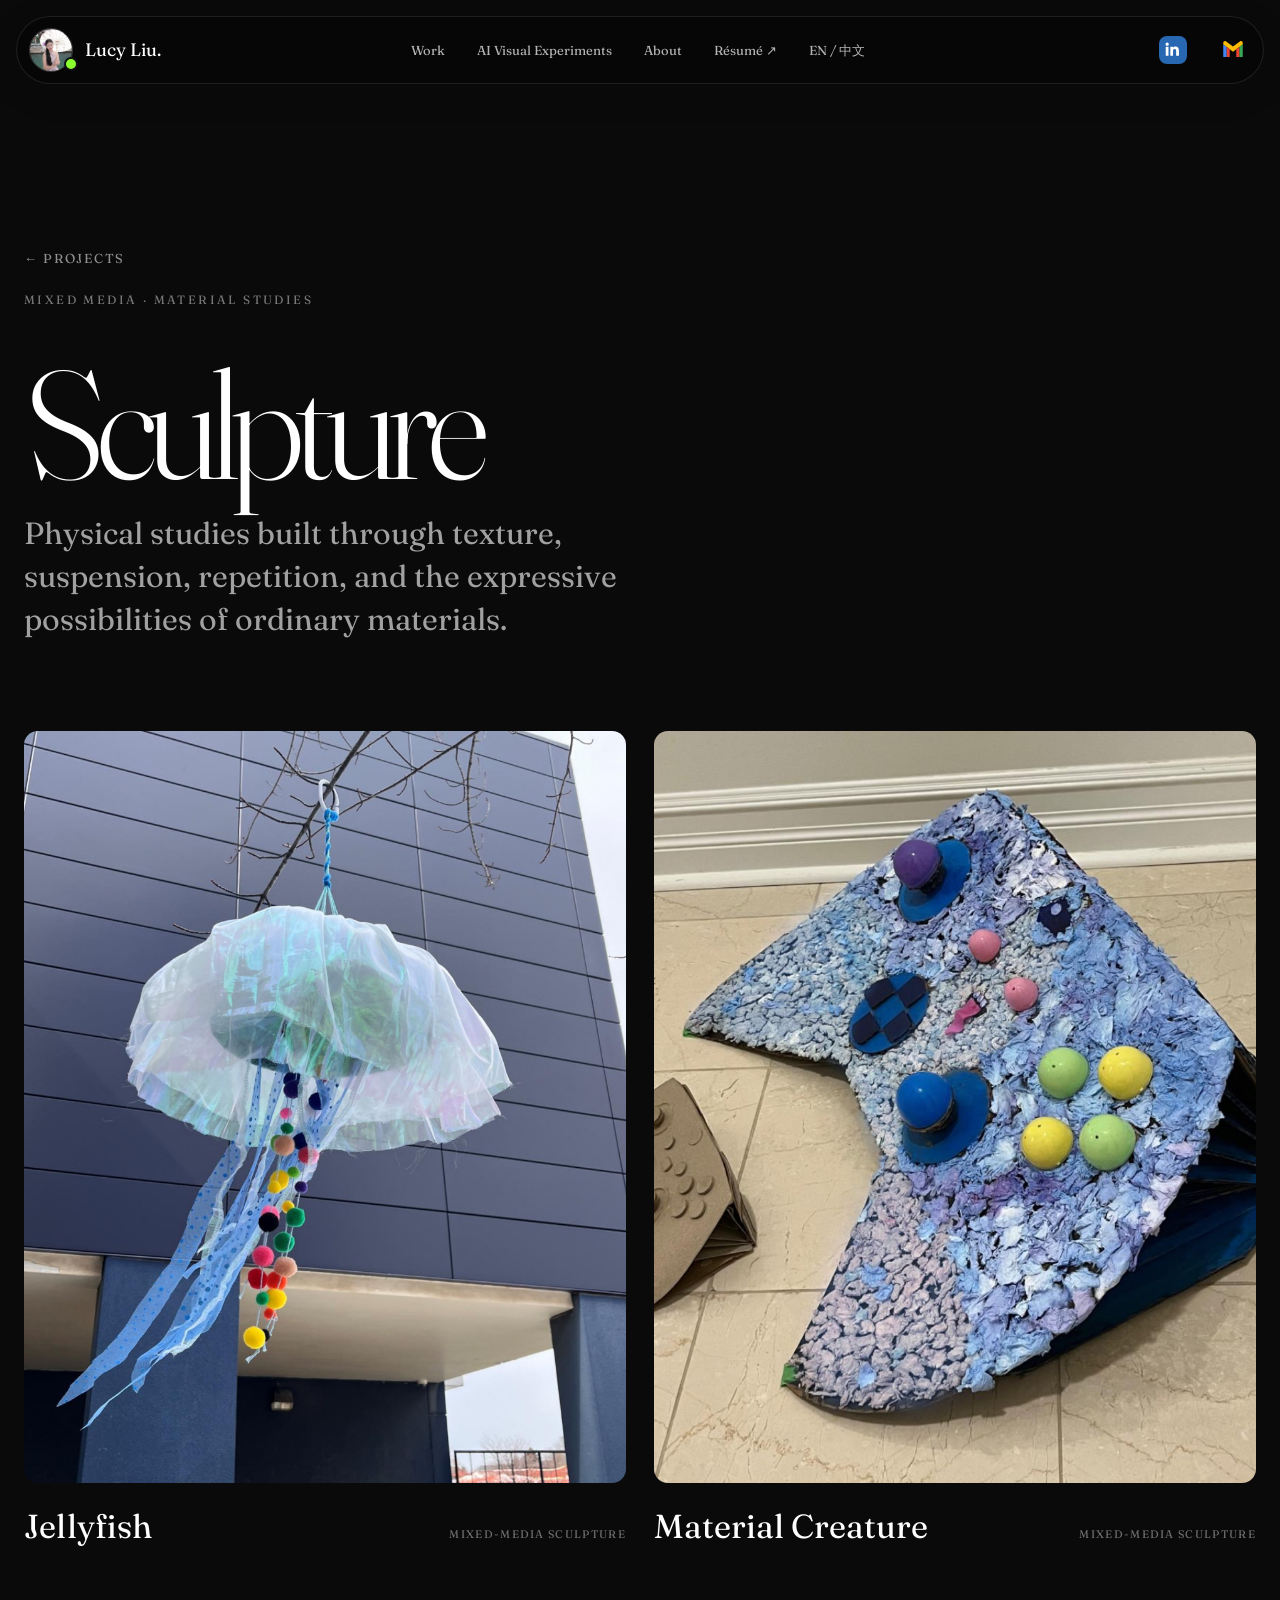
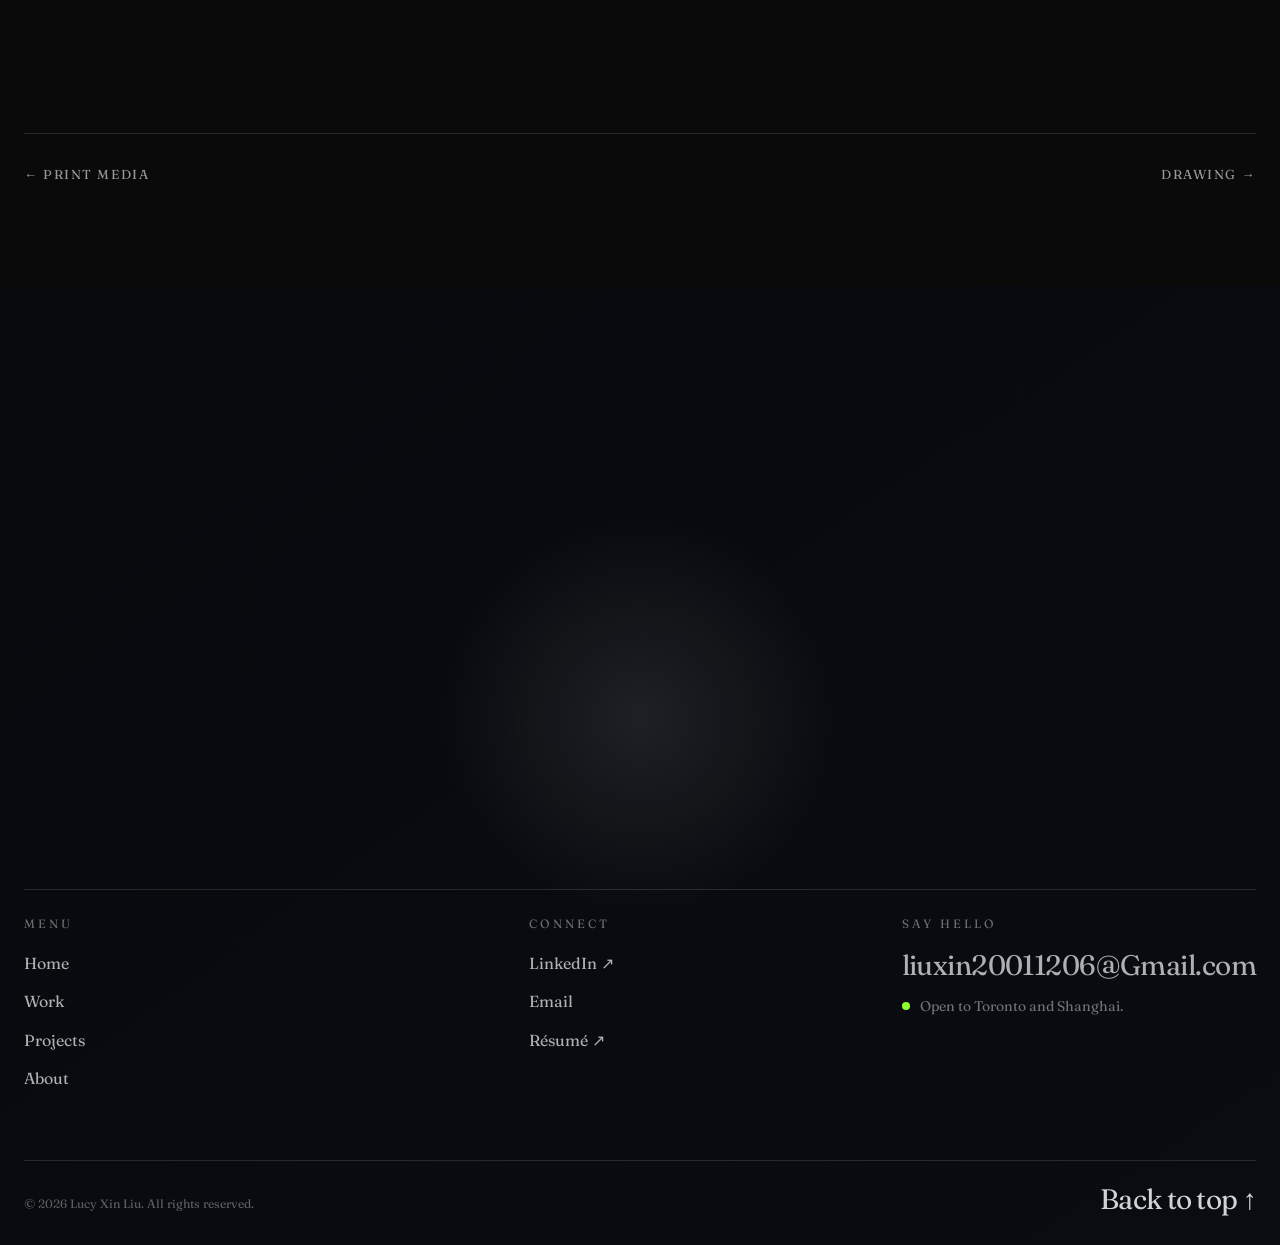
<file: projects-sculpture.html>
<!doctype html>
<html lang="en">
<head><meta charset="utf-8"><meta name="viewport" content="width=device-width,initial-scale=1"><meta name="theme-color" content="#0a0a0a"><meta name="description" content="Selected visual and product work by Lucy Xin Liu."><link rel="icon" type="image/png" href="seo/favicon.png"><link rel="stylesheet" href="styles.css?v=20260912-mobile-ai-i18n"><title>Projects — Lucy Xin Liu</title></head>
<body class="projects-gallery-page" data-gallery-category="sculpture">
  <a class="skip-link" href="#projects-gallery-content">Skip to content</a><div class="scroll-progress" aria-hidden="true"><span data-scroll-progress></span></div>
  <header class="site-header" data-header><nav class="nav-shell" aria-label="Primary navigation"><a class="brand nav-brand" href="index.html#top"><img class="brand__avatar" src="images/lucy/portrait.jpg" alt="Portrait of Lucy Xin Liu" width="44" height="44"><span class="brand__name">Lucy Liu.</span></a><div class="nav-links"><a href="index.html#work">Work</a><a href="index.html#playground">AI Visual Experiments</a><a href="about.html">About</a><a href="resume/Xin_Liu_Resume_Product_Design.pdf" target="_blank" rel="noreferrer">Résumé ↗</a></div><button class="menu-toggle mobile-menu-toggle" type="button" data-menu-toggle aria-expanded="false" aria-controls="mobile-menu" aria-label="Open menu"><span></span><span></span></button></nav><div class="mobile-menu" id="mobile-menu" data-mobile-menu aria-hidden="true"><a href="index.html#work">Work</a><a href="index.html#playground">AI Visual Experiments</a><a href="about.html">About</a><a href="resume/Xin_Liu_Resume_Product_Design.pdf" target="_blank" rel="noreferrer">Résumé ↗</a></div></header>
  <main class="projects-gallery-main" id="projects-gallery-content"><section class="projects-gallery-hero"><div class="projects-gallery-shell"><a class="projects-gallery-back" href="index.html#creative">← Projects</a><p class="projects-gallery-kicker" data-gallery-kicker>Selected discipline</p><h1 class="projects-gallery-title" data-gallery-title>Projects</h1><p class="projects-gallery-description" data-gallery-description>A focused collection of selected work.</p></div></section><section class="projects-gallery-grid projects-gallery-shell" data-gallery-grid aria-live="polite"></section><nav class="projects-gallery-nav projects-gallery-shell" aria-label="Project categories"><a data-gallery-prev href="index.html#creative">← Projects</a><a data-gallery-next href="index.html#creative">Projects →</a></nav>
    <section class="contact" id="contact" aria-labelledby="contact-title" data-contact><div class="contact__spotlight" data-contact-spotlight aria-hidden="true"></div><div class="contact__inner"><p class="contact-kicker">Open to Product Design and UX Design opportunities.</p><h2 id="contact-title" class="contact__title contact-cta" data-contact-cta><span class="cta-line"><span class="cta-word cta-word-left">Let’s</span></span><span class="cta-line"><span class="cta-word cta-word-right">Collaborate!</span></span></h2><footer class="footer footer-grid"><div class="footer__column footer-column"><p class="footer__label footer-label">Menu</p><ul><li><a href="index.html#top">Home</a></li><li><a href="index.html#work">Work</a></li><li><a href="index.html#creative">Projects</a></li><li><a href="about.html">About</a></li></ul></div><div class="footer__column footer-column"><p class="footer__label footer-label">Connect</p><ul><li><a href="https://www.linkedin.com/in/xinliu2001" target="_blank" rel="noreferrer">LinkedIn ↗</a></li><li><a href="mailto:liuxin20011206@gmail.com">Email</a></li><li><a href="resume/Xin_Liu_Resume_Product_Design.pdf" target="_blank" rel="noreferrer">Résumé ↗</a></li></ul></div><div class="footer__column footer__hello footer-column"><p class="footer__label footer-label">Say hello</p><a class="footer-email" href="mailto:liuxin20011206@gmail.com">liuxin20011206@Gmail.com</a><p class="footer-location"><span class="section-status-dot" aria-hidden="true"></span>Open to Toronto and Shanghai.</p></div><div class="footer__bottom footer-meta"><p>© 2026 Lucy Xin Liu. All rights reserved.</p><a href="#projects-gallery-content">Back to top ↑</a></div></footer></div></section>
  </main><script src="script.js?v=20260913-routing-fix" defer></script>
</body></html>
</file>
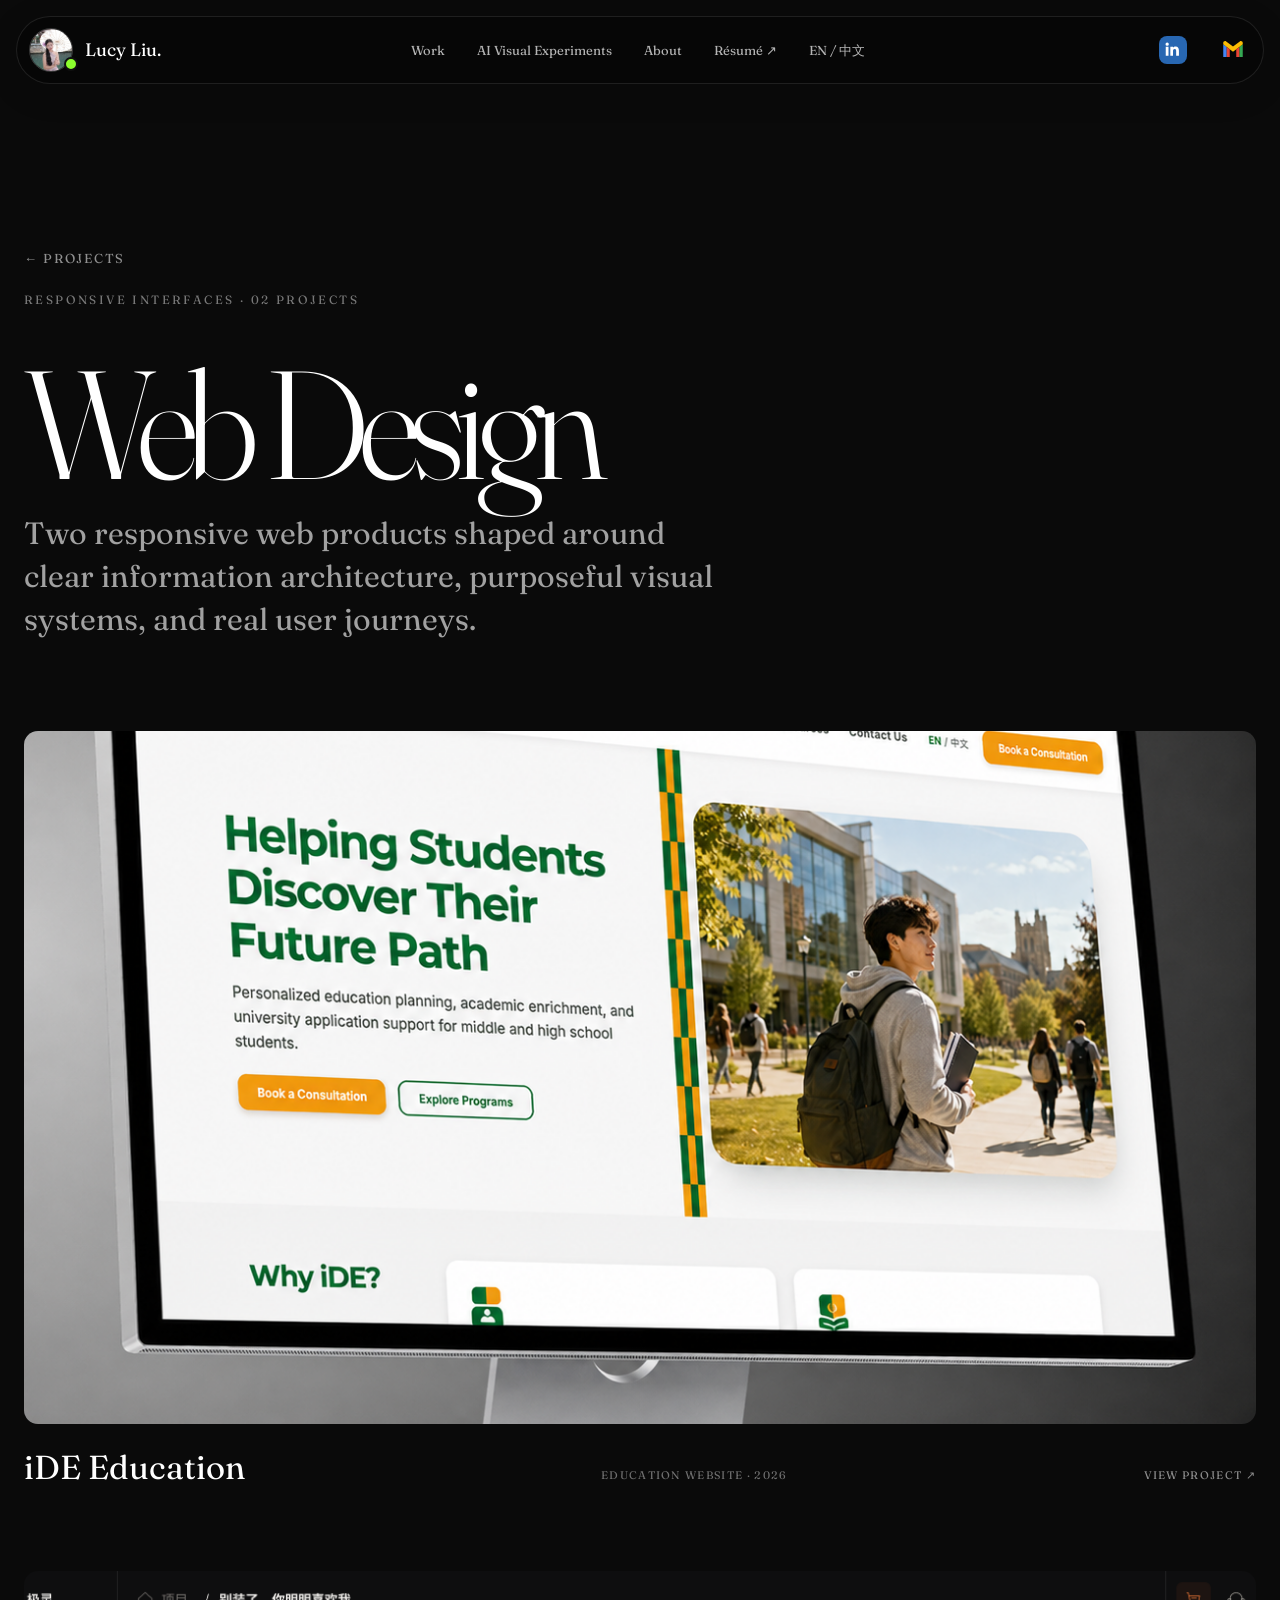
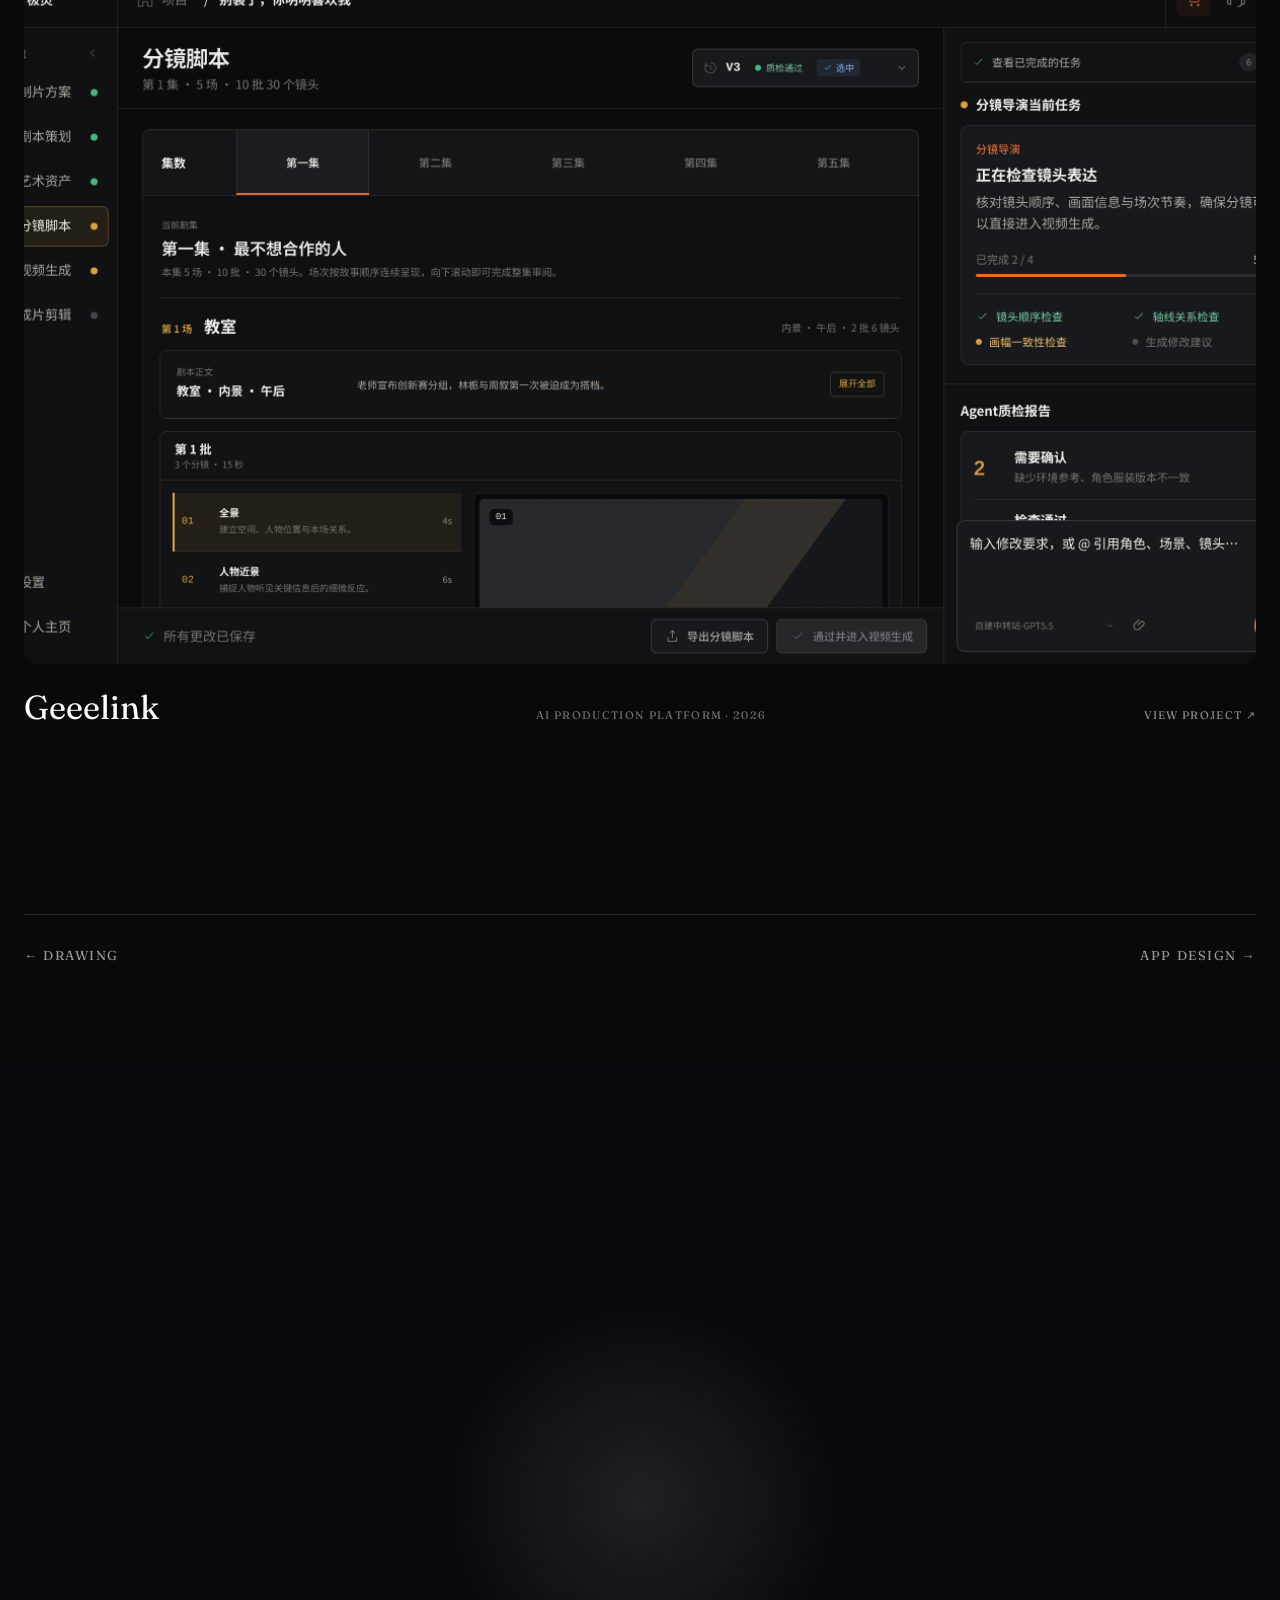
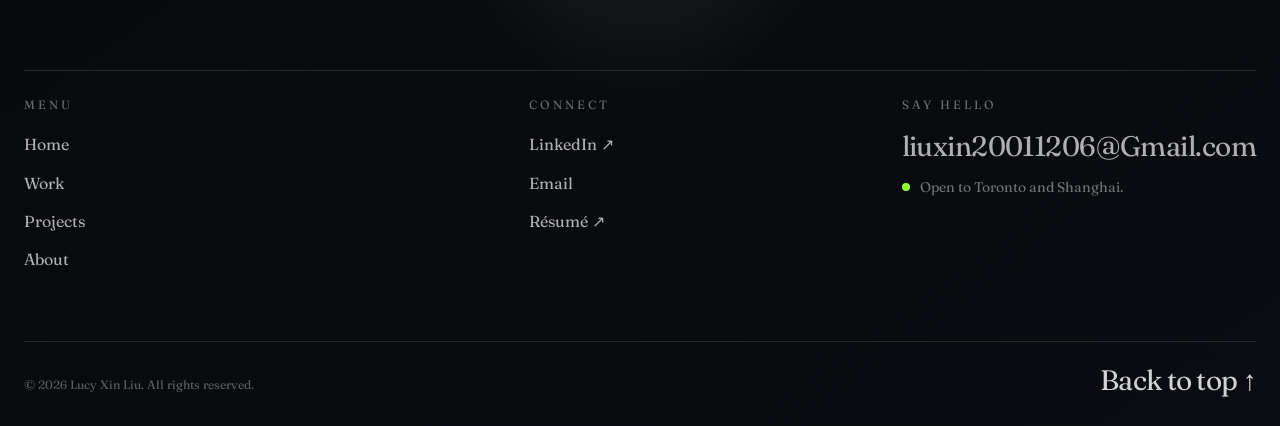
<file: projects-web.html>
<!doctype html>
<html lang="en">
<head><meta charset="utf-8"><meta name="viewport" content="width=device-width,initial-scale=1"><meta name="theme-color" content="#0a0a0a"><meta name="description" content="Selected visual and product work by Lucy Xin Liu."><link rel="icon" type="image/png" href="seo/favicon.png"><link rel="stylesheet" href="styles.css?v=20260912-mobile-ai-i18n"><title>Projects — Lucy Xin Liu</title></head>
<body class="projects-gallery-page" data-gallery-category="web">
  <a class="skip-link" href="#projects-gallery-content">Skip to content</a><div class="scroll-progress" aria-hidden="true"><span data-scroll-progress></span></div>
  <header class="site-header" data-header><nav class="nav-shell" aria-label="Primary navigation"><a class="brand nav-brand" href="index.html#top"><img class="brand__avatar" src="images/lucy/portrait.jpg" alt="Portrait of Lucy Xin Liu" width="44" height="44"><span class="brand__name">Lucy Liu.</span></a><div class="nav-links"><a href="index.html#work">Work</a><a href="index.html#playground">AI Visual Experiments</a><a href="about.html">About</a><a href="resume/Xin_Liu_Resume_Product_Design.pdf" target="_blank" rel="noreferrer">Résumé ↗</a></div><button class="menu-toggle mobile-menu-toggle" type="button" data-menu-toggle aria-expanded="false" aria-controls="mobile-menu" aria-label="Open menu"><span></span><span></span></button></nav><div class="mobile-menu" id="mobile-menu" data-mobile-menu aria-hidden="true"><a href="index.html#work">Work</a><a href="index.html#playground">AI Visual Experiments</a><a href="about.html">About</a><a href="resume/Xin_Liu_Resume_Product_Design.pdf" target="_blank" rel="noreferrer">Résumé ↗</a></div></header>
  <main class="projects-gallery-main" id="projects-gallery-content"><section class="projects-gallery-hero"><div class="projects-gallery-shell"><a class="projects-gallery-back" href="index.html#creative">← Projects</a><p class="projects-gallery-kicker" data-gallery-kicker>Selected discipline</p><h1 class="projects-gallery-title" data-gallery-title>Projects</h1><p class="projects-gallery-description" data-gallery-description>A focused collection of selected work.</p></div></section><section class="projects-gallery-grid projects-gallery-shell" data-gallery-grid aria-live="polite"></section><nav class="projects-gallery-nav projects-gallery-shell" aria-label="Project categories"><a data-gallery-prev href="index.html#creative">← Projects</a><a data-gallery-next href="index.html#creative">Projects →</a></nav>
    <section class="contact" id="contact" aria-labelledby="contact-title" data-contact><div class="contact__spotlight" data-contact-spotlight aria-hidden="true"></div><div class="contact__inner"><p class="contact-kicker">Open to Product Design and UX Design opportunities.</p><h2 id="contact-title" class="contact__title contact-cta" data-contact-cta><span class="cta-line"><span class="cta-word cta-word-left">Let’s</span></span><span class="cta-line"><span class="cta-word cta-word-right">Collaborate!</span></span></h2><footer class="footer footer-grid"><div class="footer__column footer-column"><p class="footer__label footer-label">Menu</p><ul><li><a href="index.html#top">Home</a></li><li><a href="index.html#work">Work</a></li><li><a href="index.html#creative">Projects</a></li><li><a href="about.html">About</a></li></ul></div><div class="footer__column footer-column"><p class="footer__label footer-label">Connect</p><ul><li><a href="https://www.linkedin.com/in/xinliu2001" target="_blank" rel="noreferrer">LinkedIn ↗</a></li><li><a href="mailto:liuxin20011206@gmail.com">Email</a></li><li><a href="resume/Xin_Liu_Resume_Product_Design.pdf" target="_blank" rel="noreferrer">Résumé ↗</a></li></ul></div><div class="footer__column footer__hello footer-column"><p class="footer__label footer-label">Say hello</p><a class="footer-email" href="mailto:liuxin20011206@gmail.com">liuxin20011206@Gmail.com</a><p class="footer-location"><span class="section-status-dot" aria-hidden="true"></span>Open to Toronto and Shanghai.</p></div><div class="footer__bottom footer-meta"><p>© 2026 Lucy Xin Liu. All rights reserved.</p><a href="#projects-gallery-content">Back to top ↑</a></div></footer></div></section>
  </main><script src="script.js?v=20260913-routing-fix" defer></script>
</body></html>
</file>
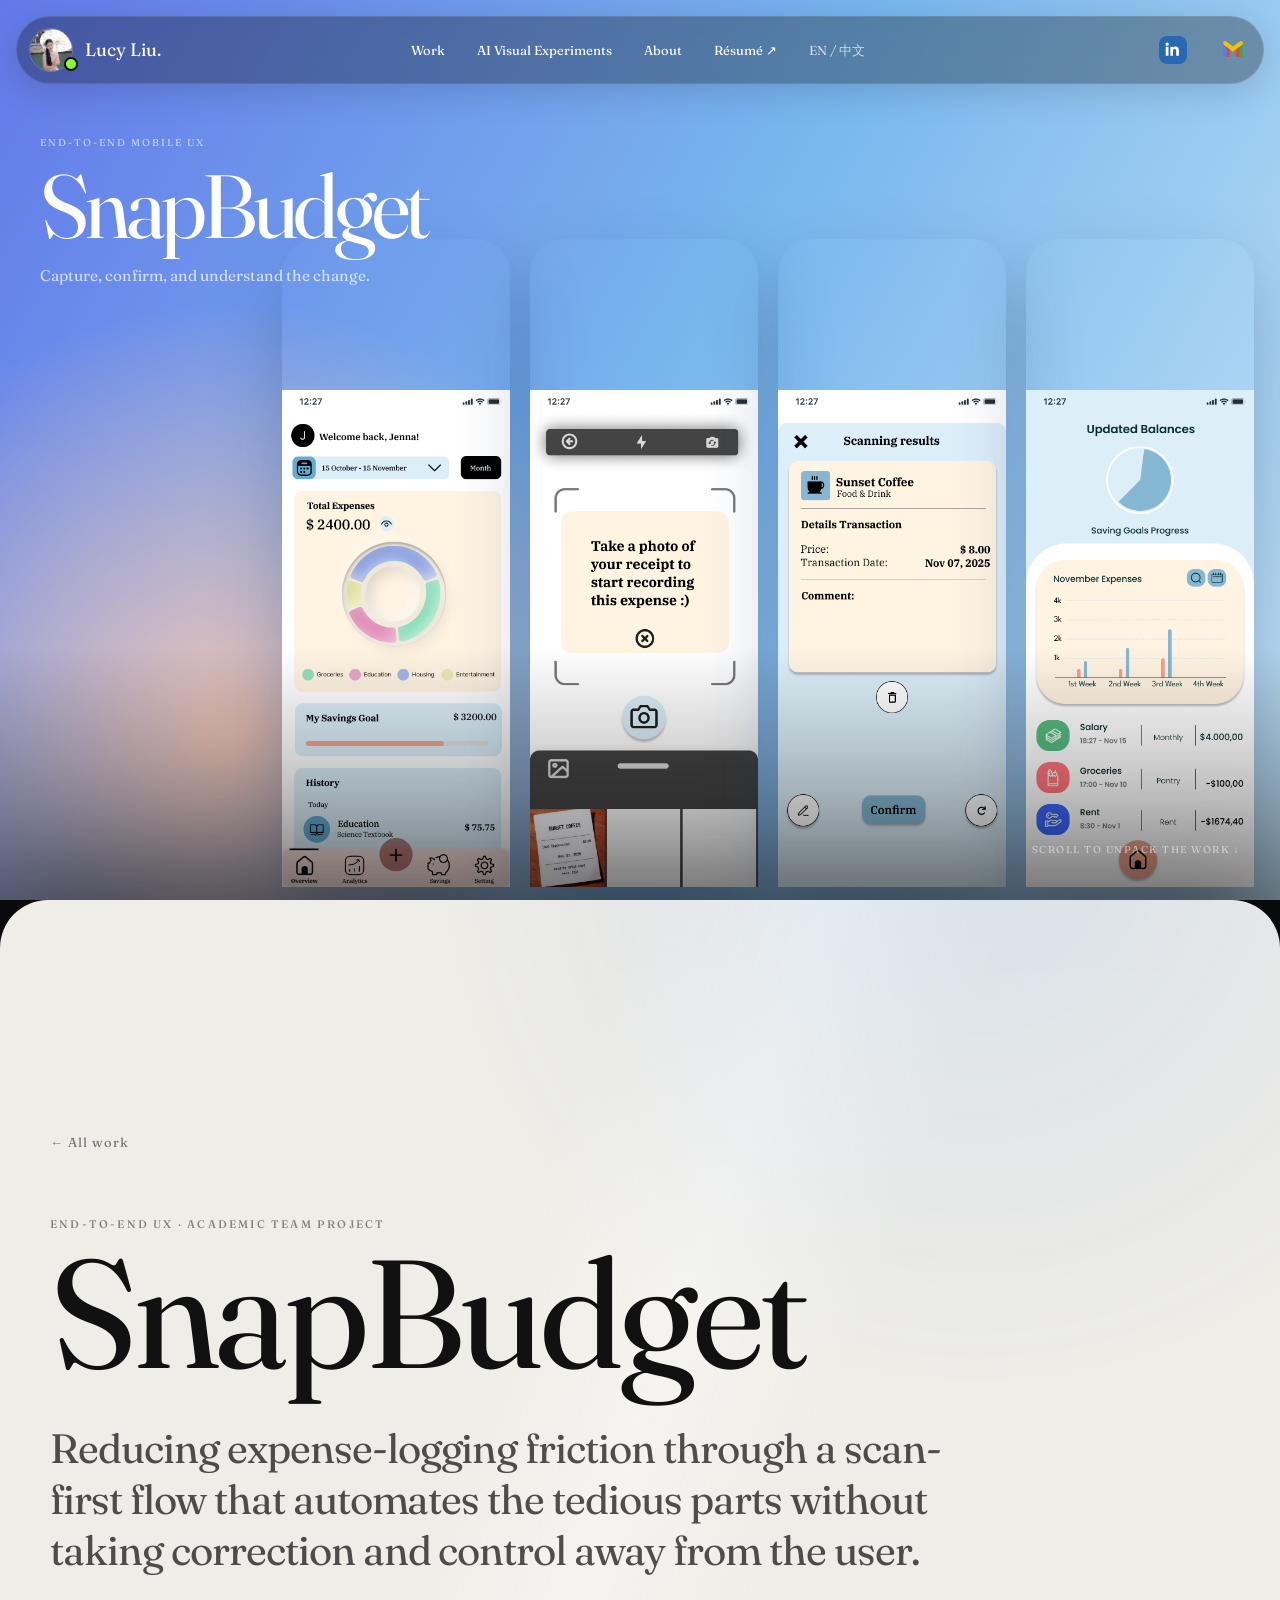
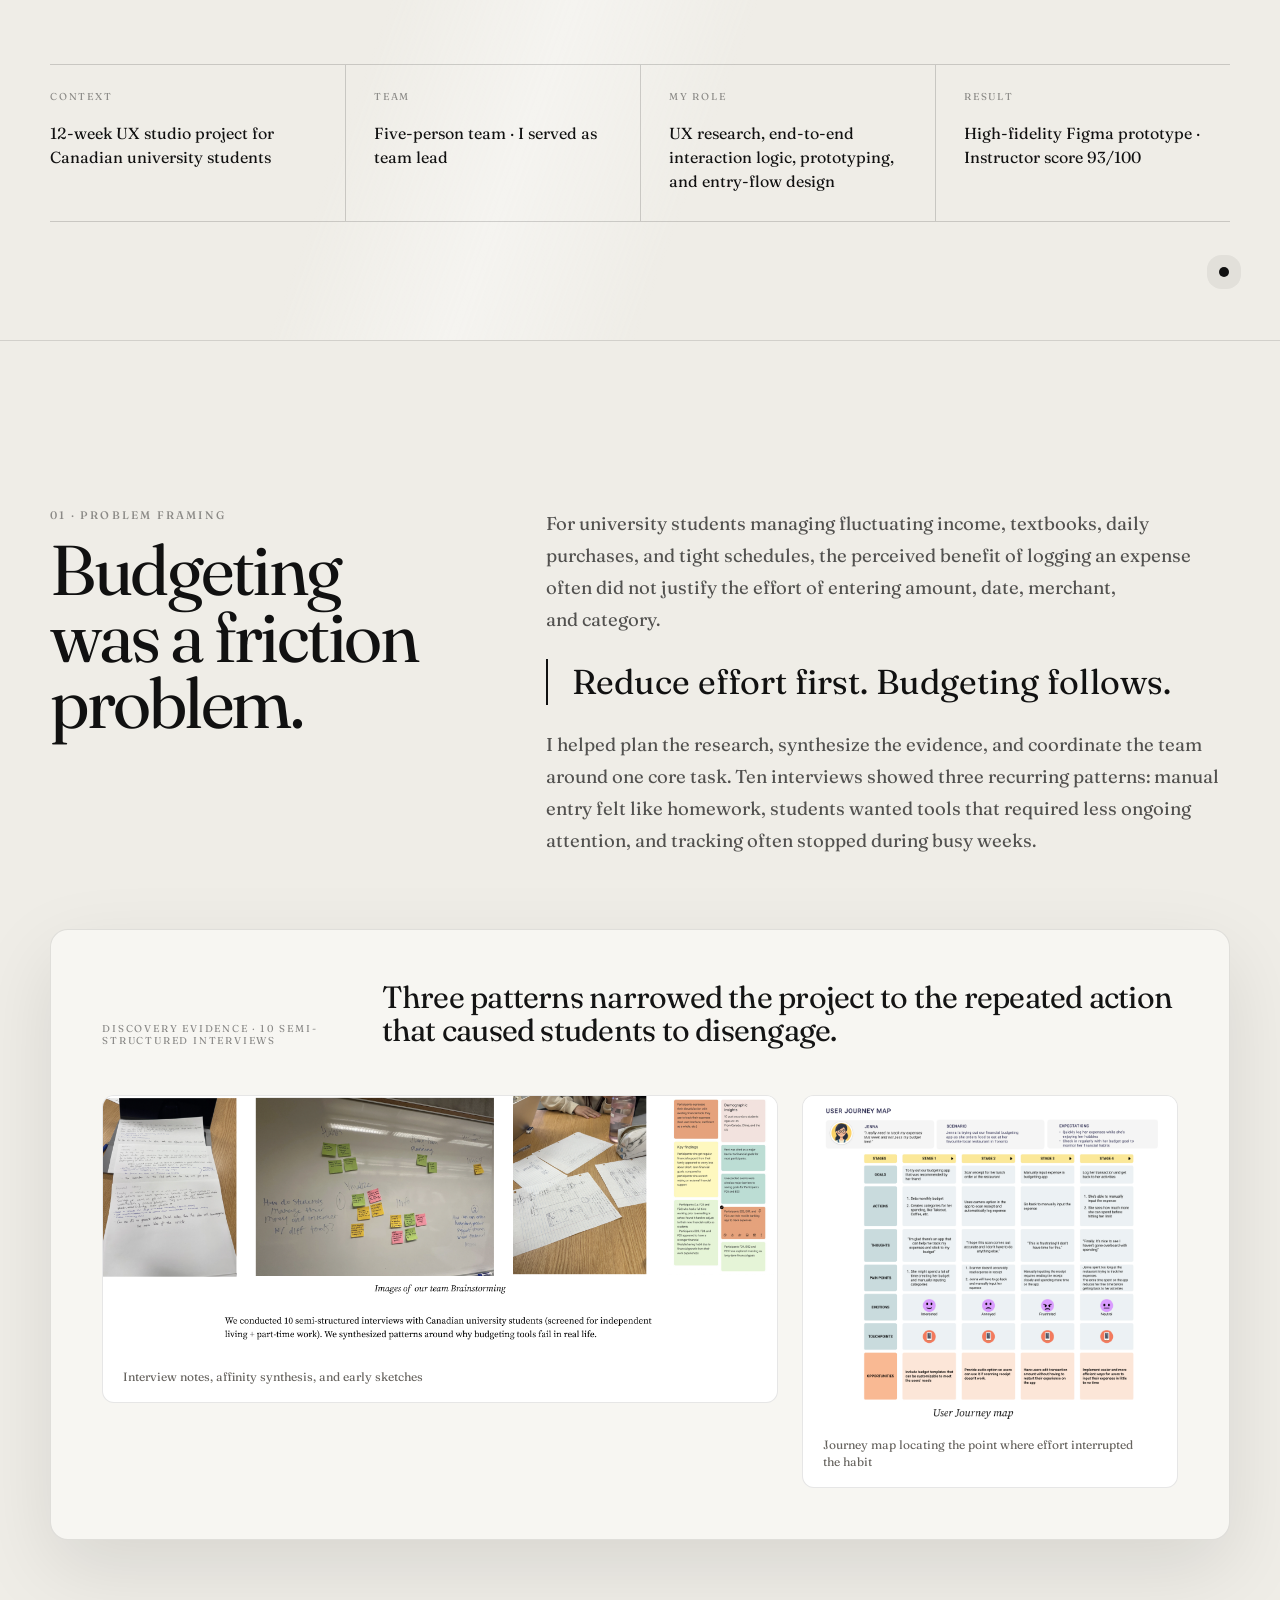
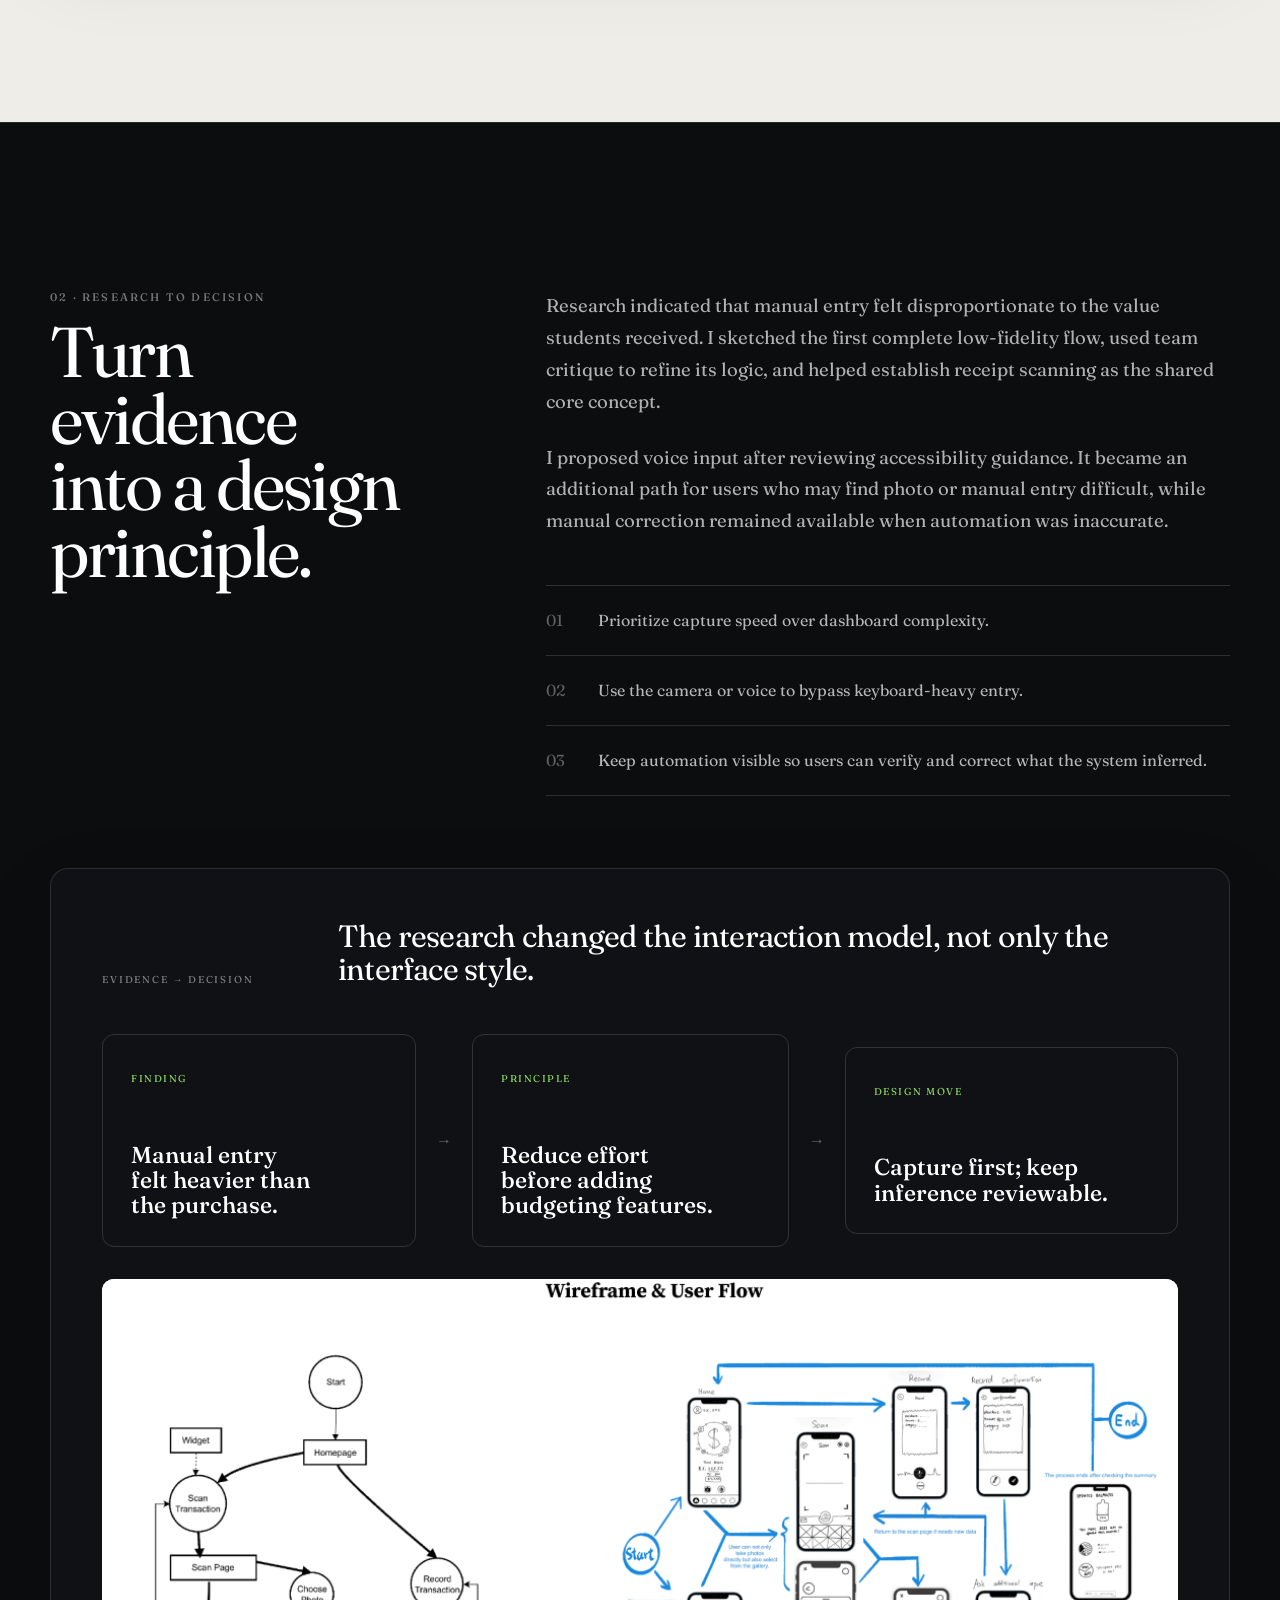
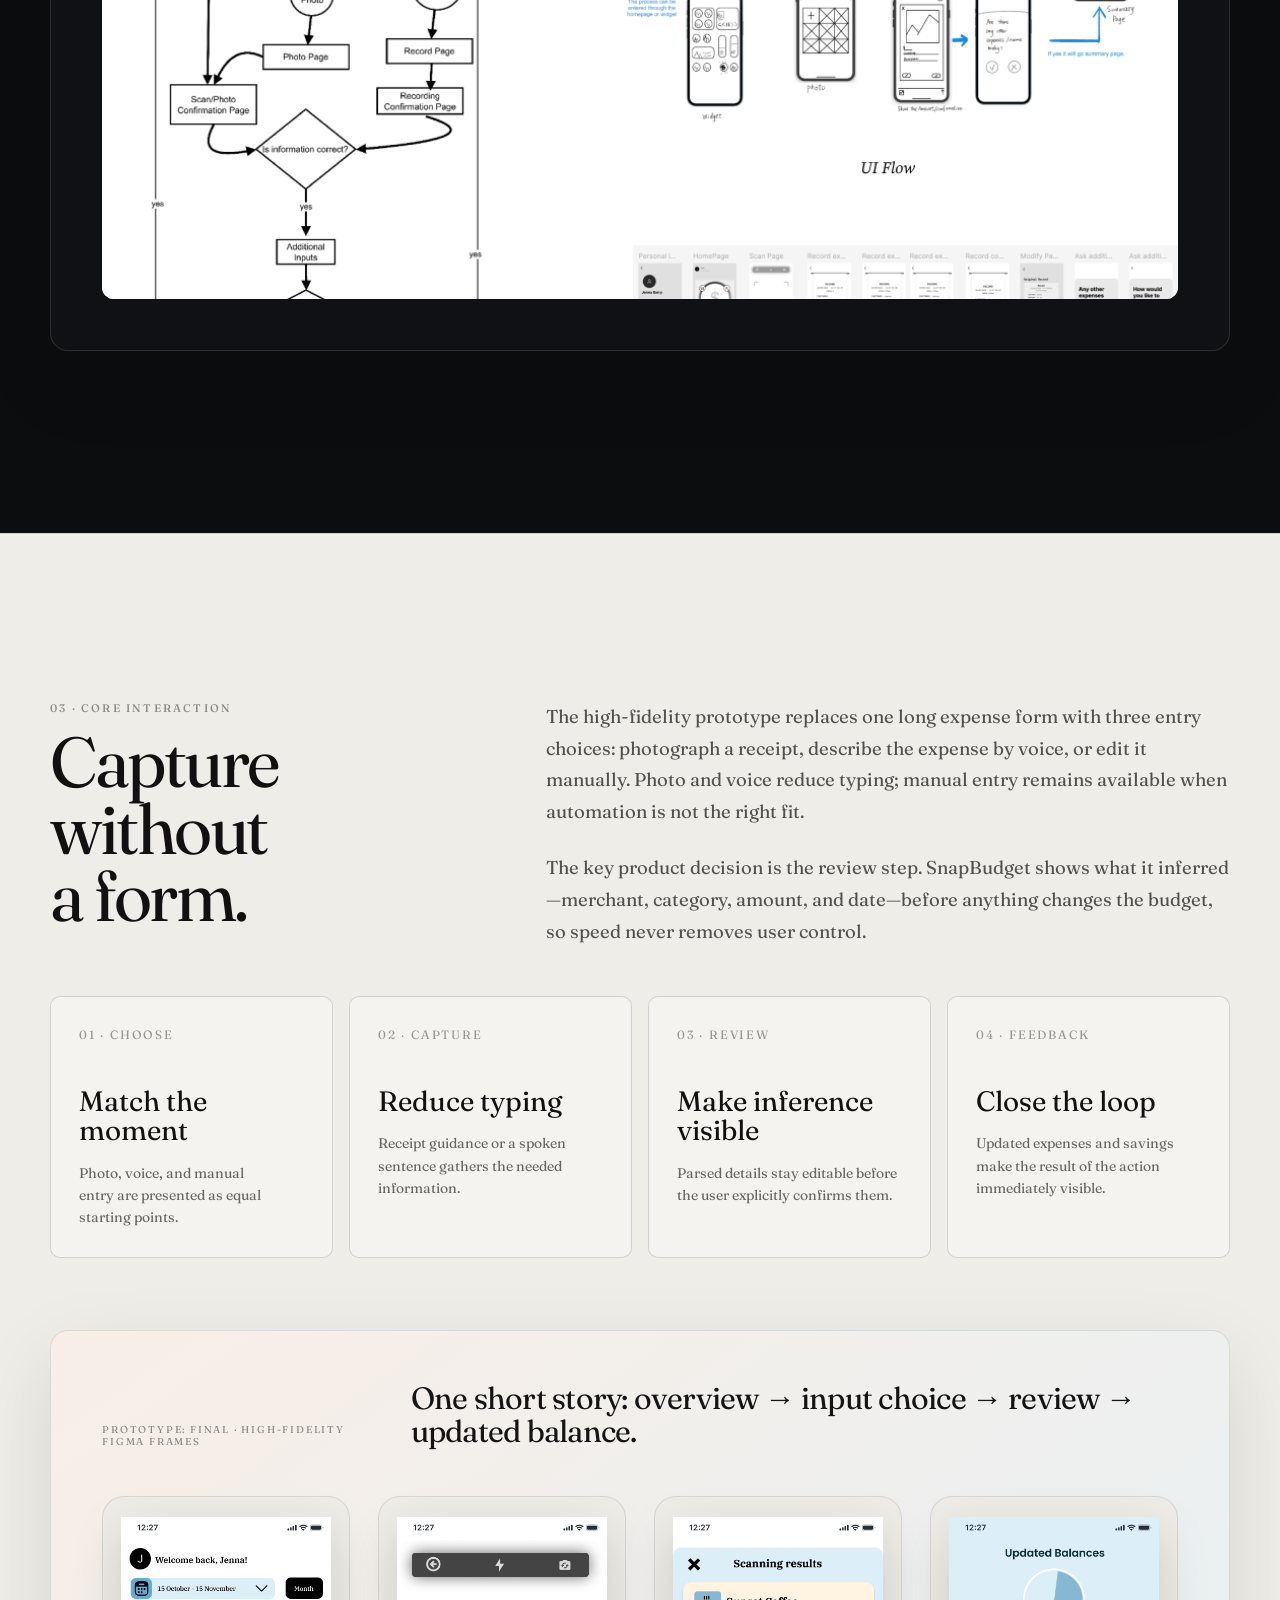
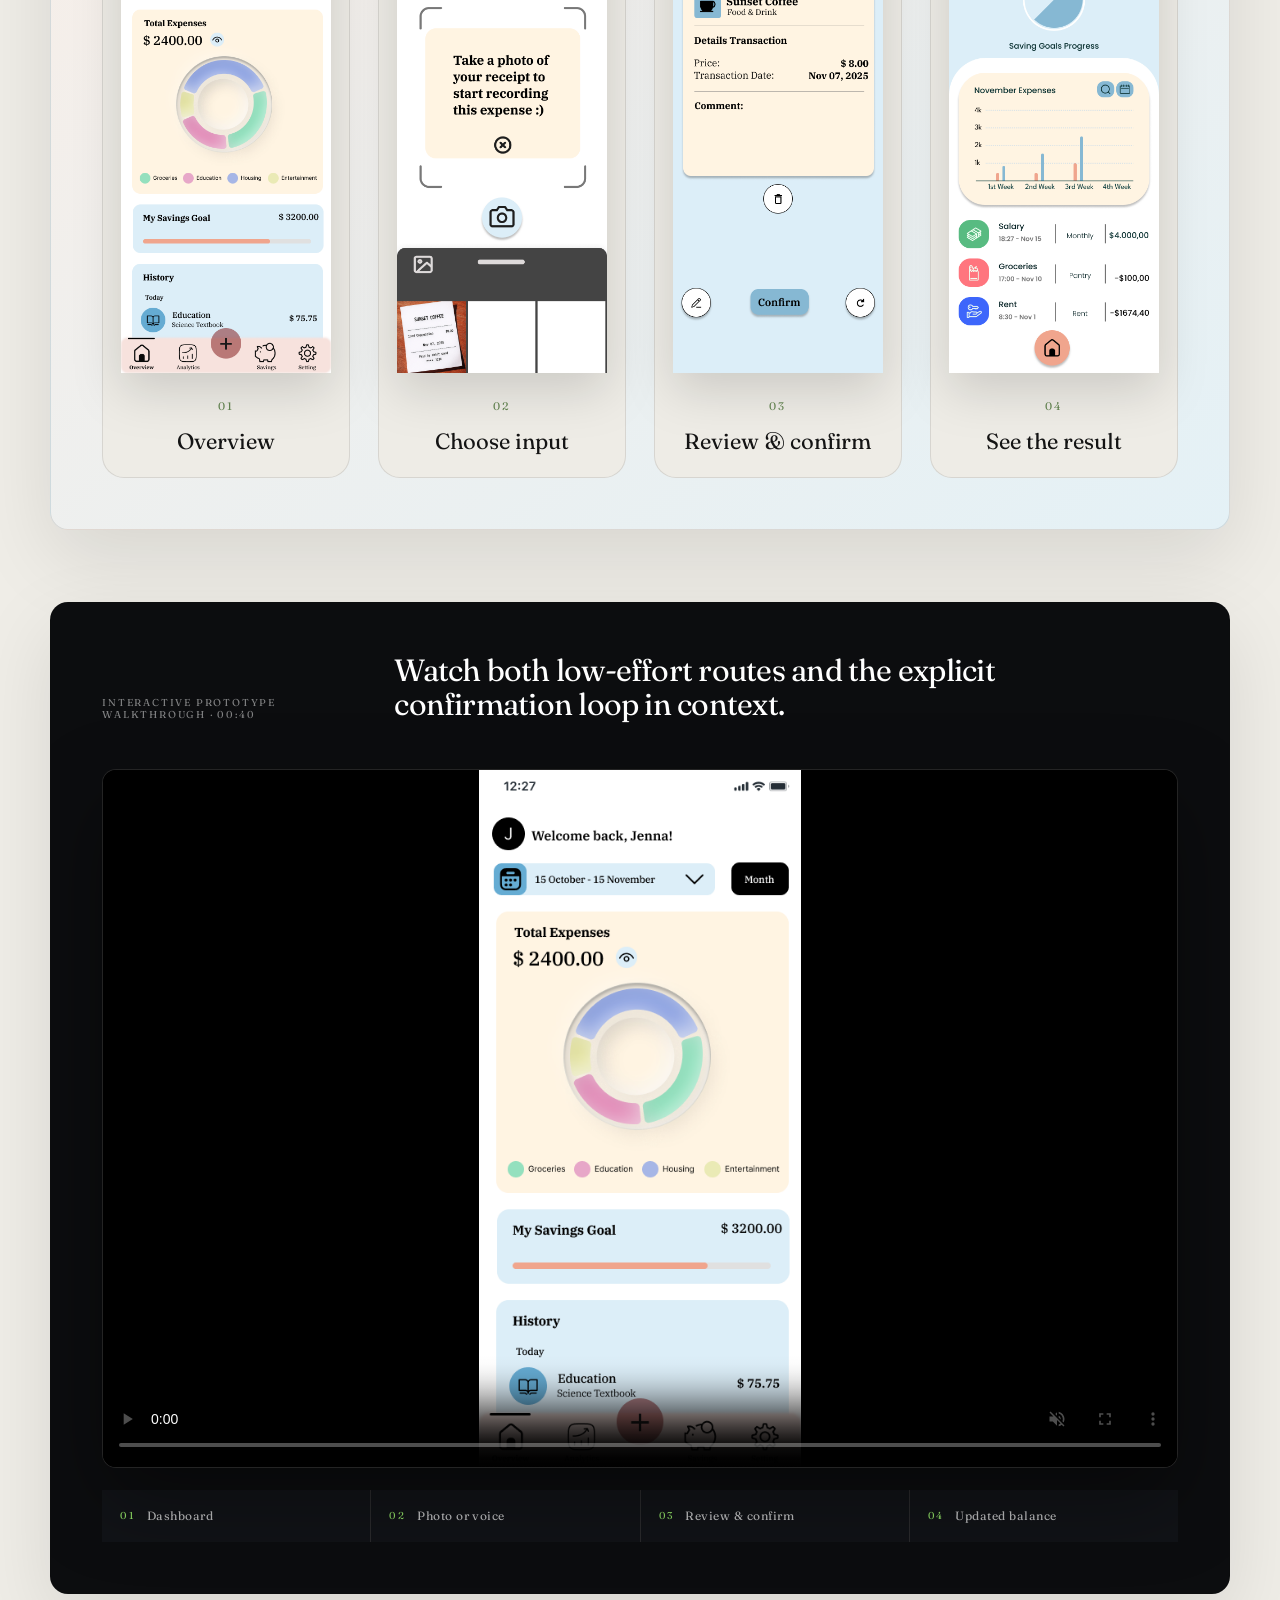
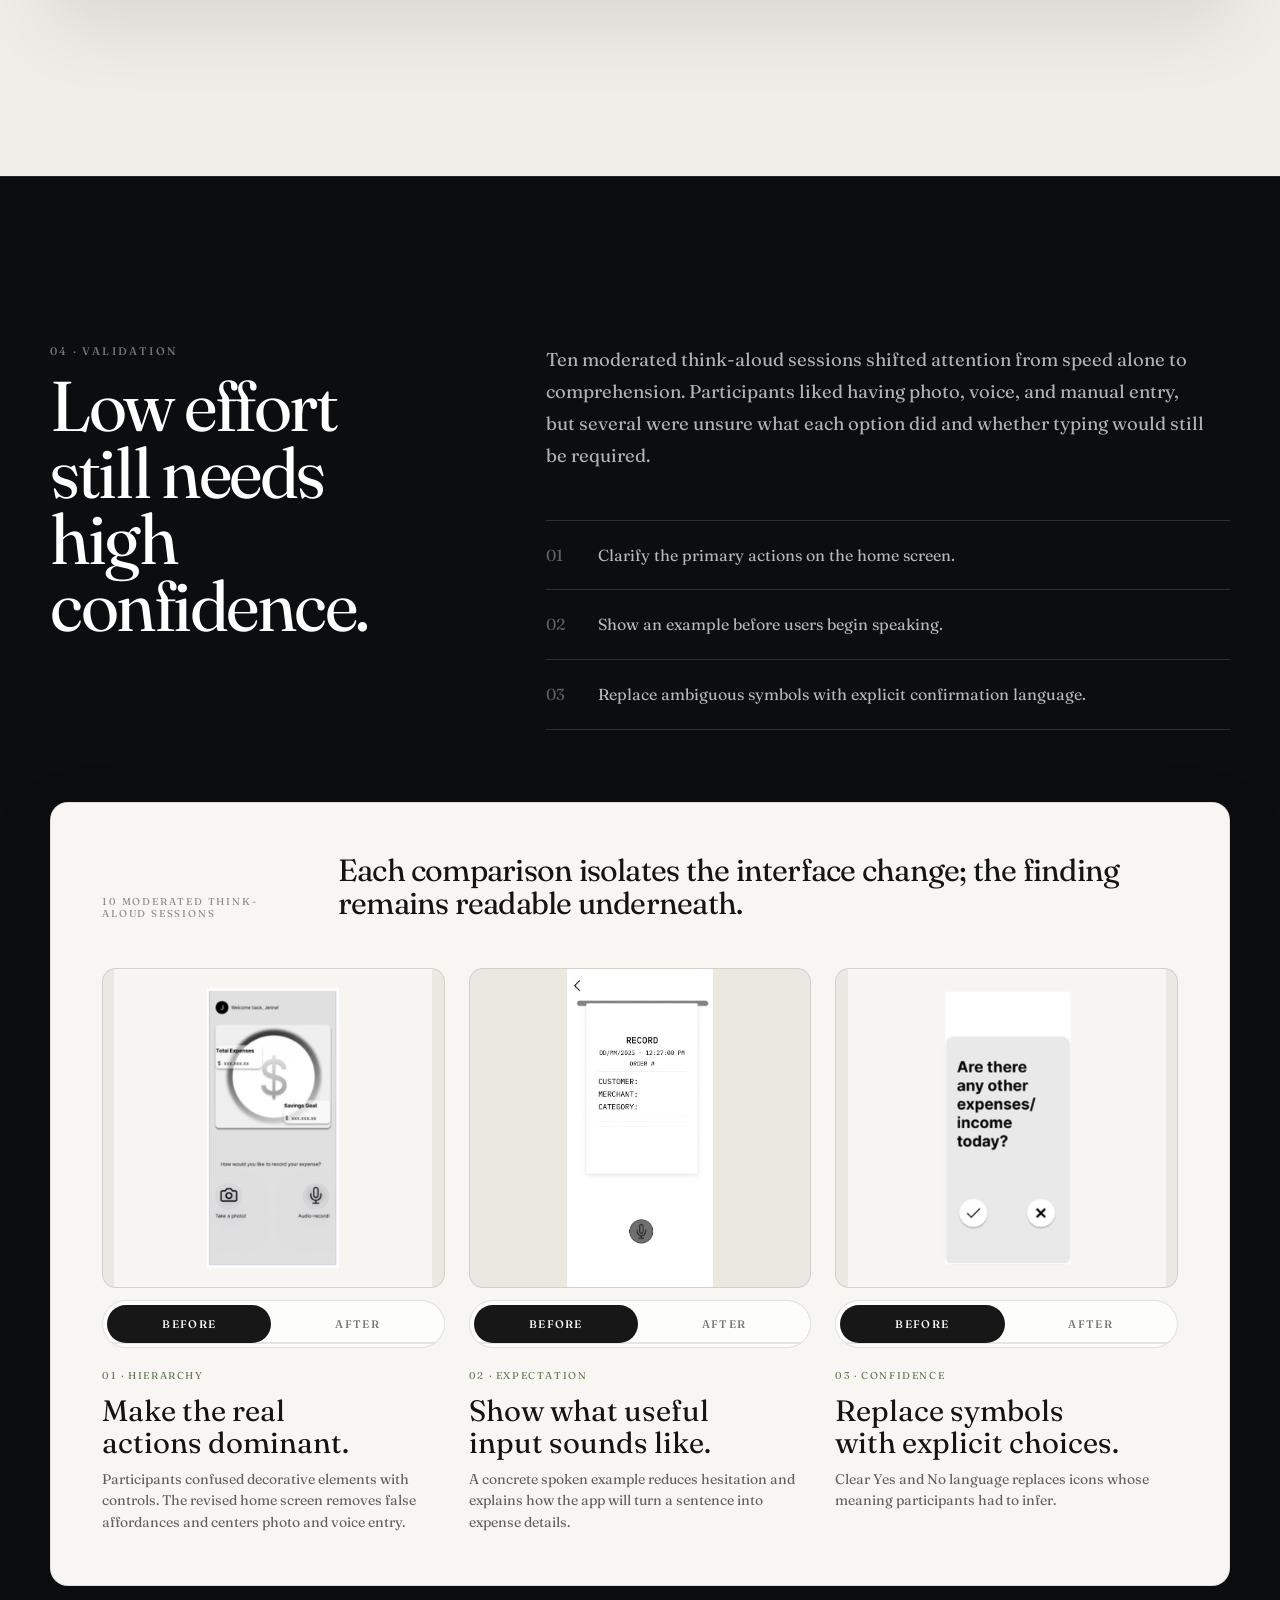
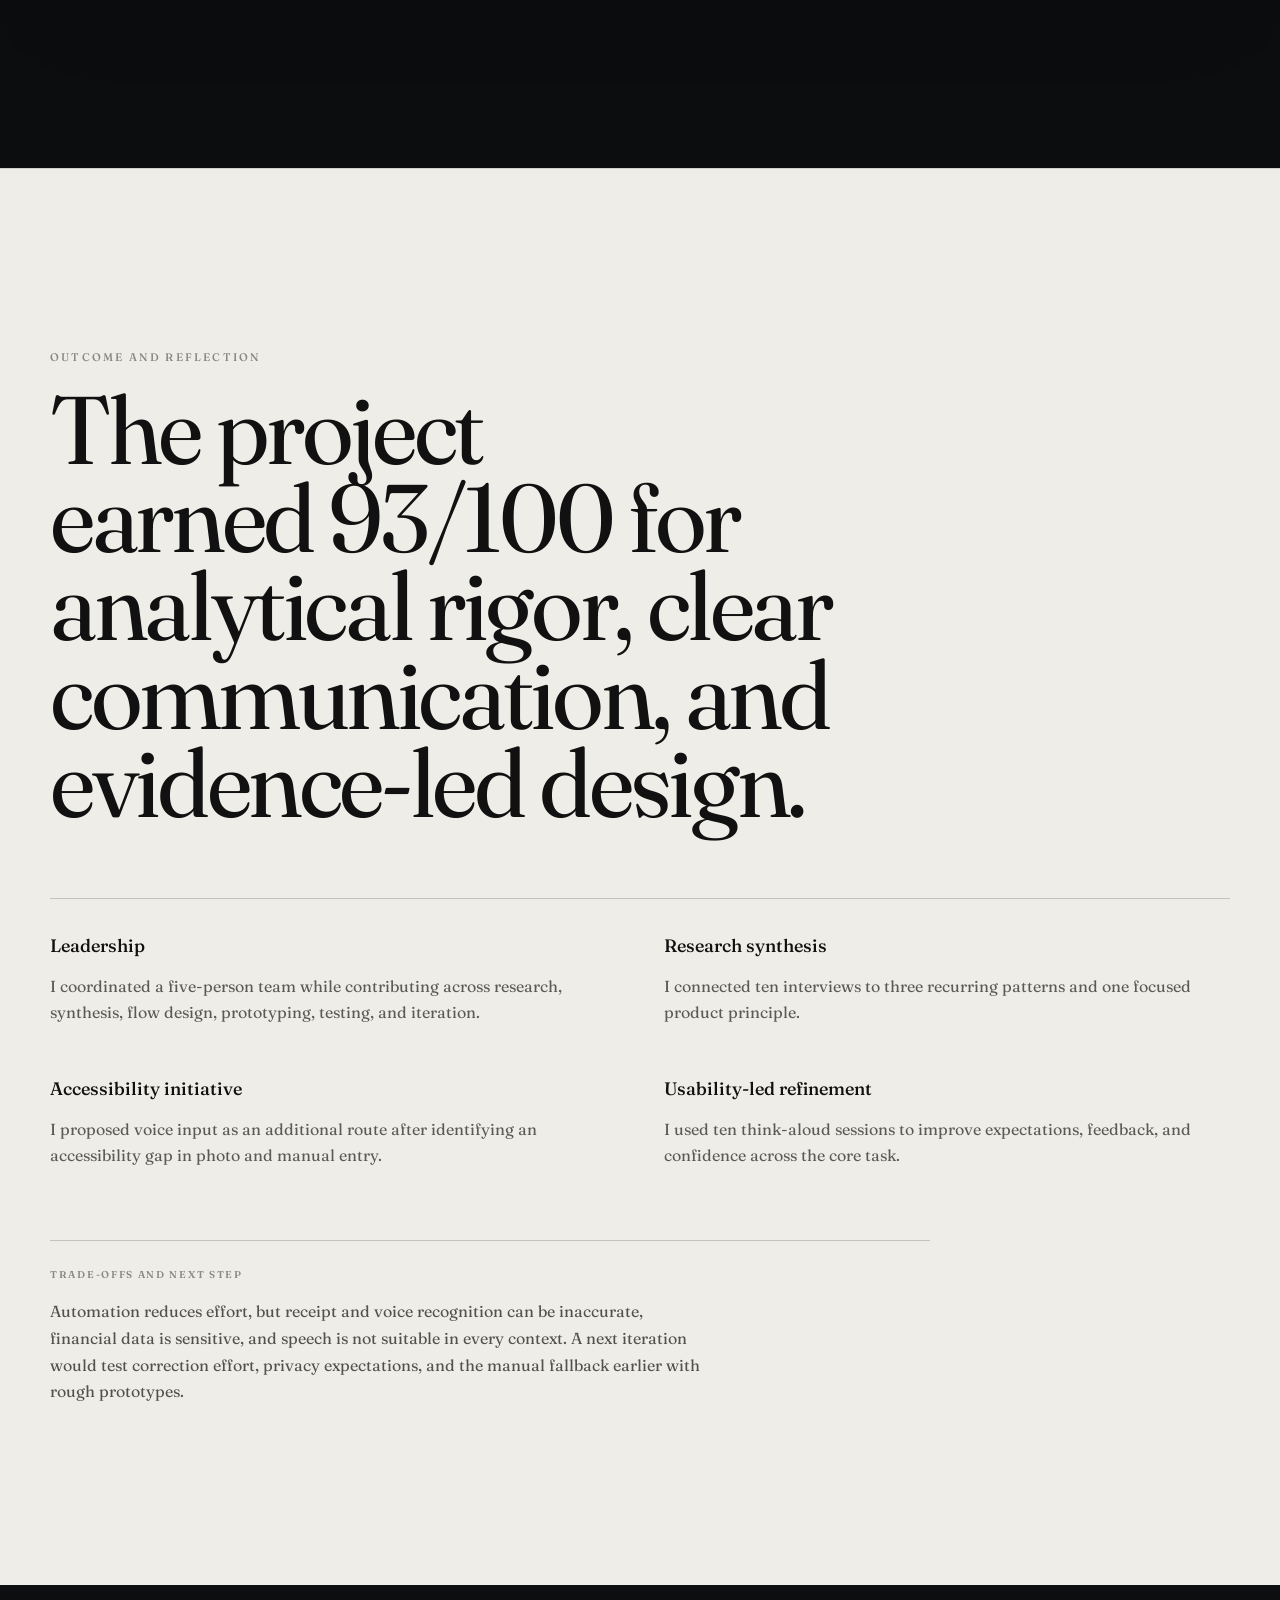
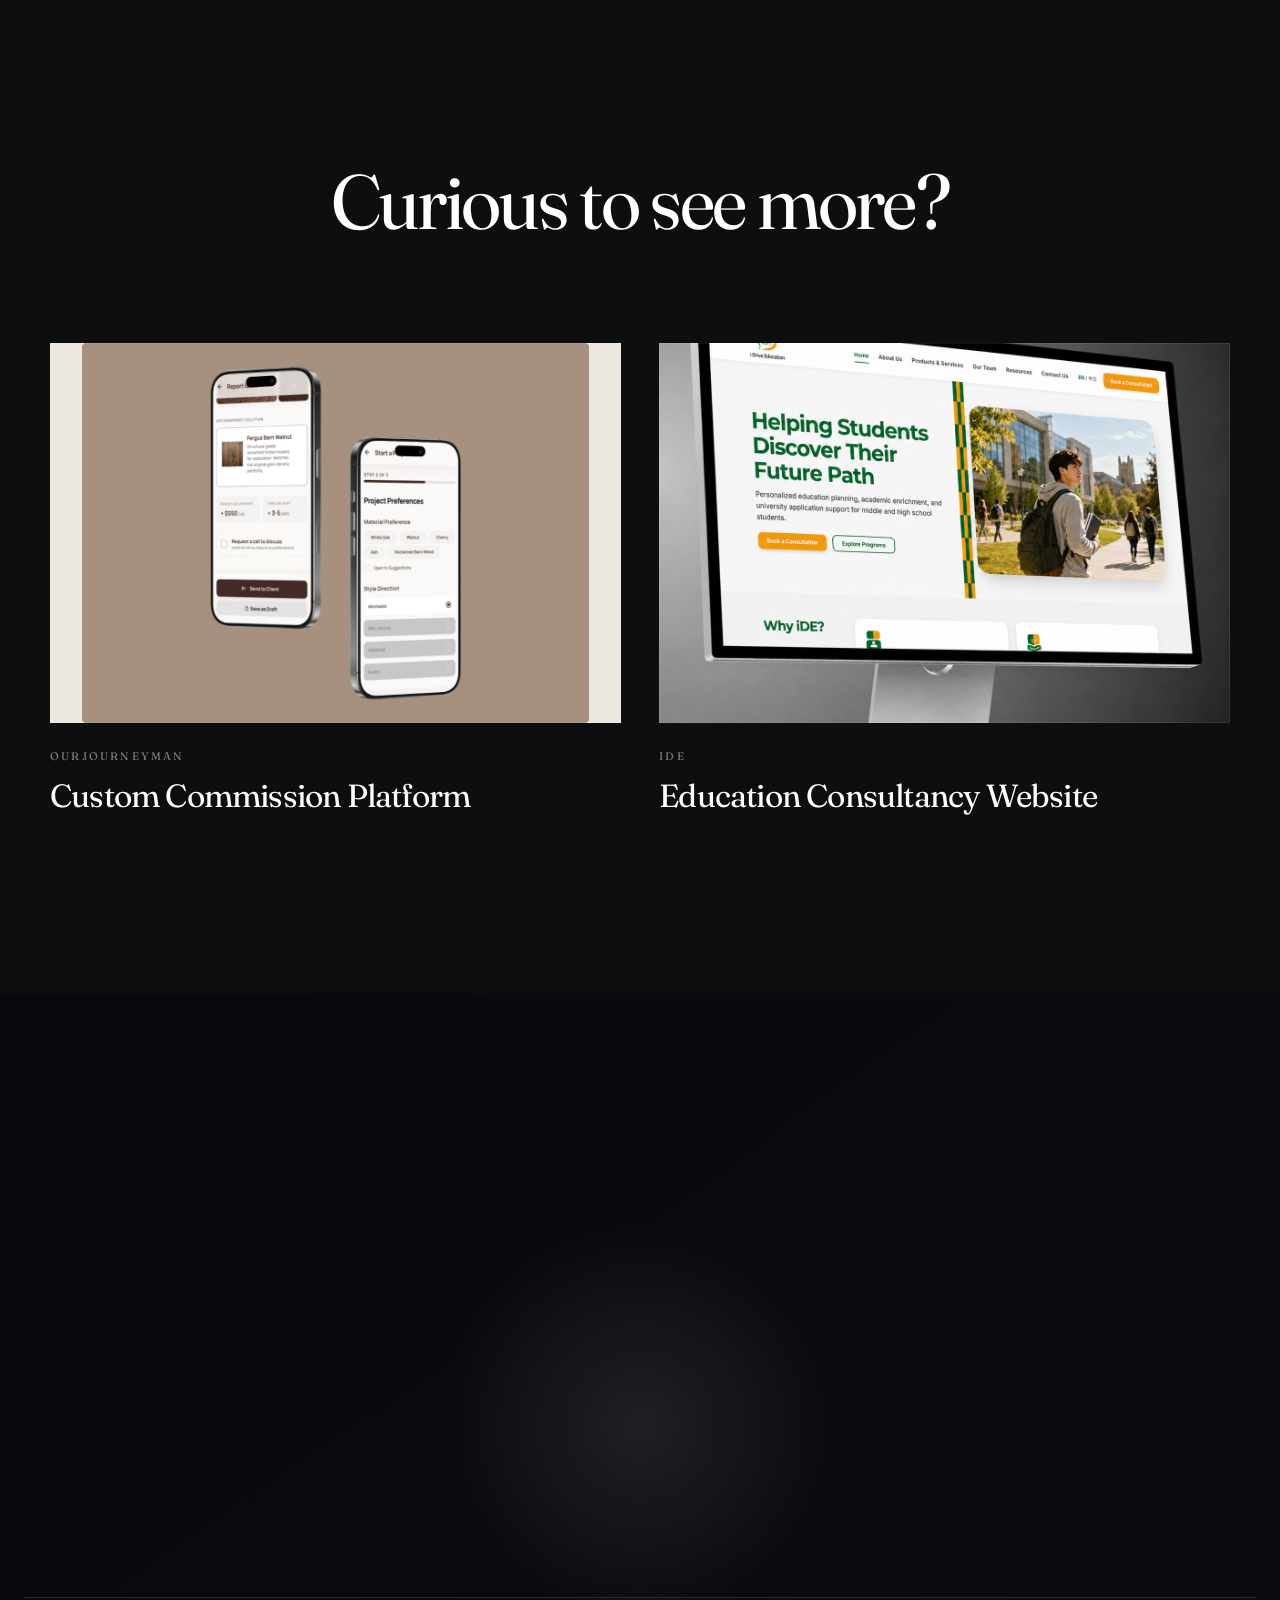
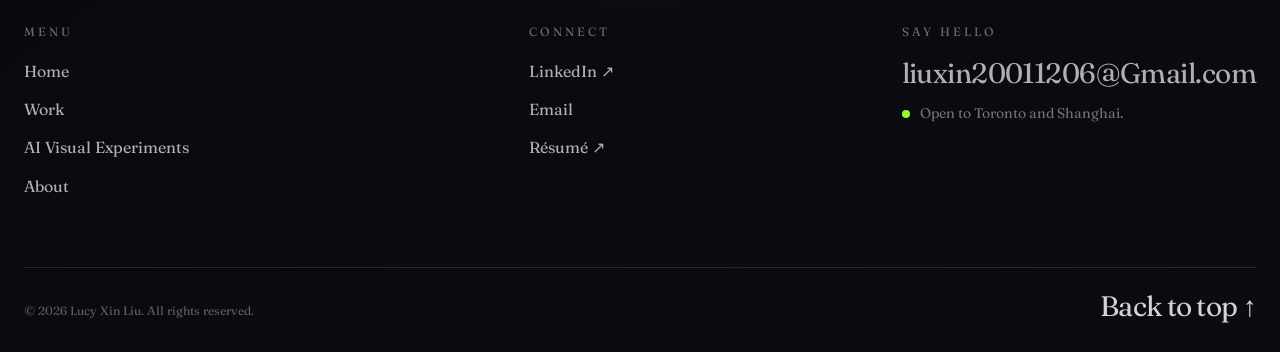
<file: snapbudget.html>
<!doctype html>
<html lang="en">
<head><meta charset="utf-8"><meta name="viewport" content="width=device-width, initial-scale=1"><meta name="theme-color" content="#08090b"><meta name="description" content="SnapBudget: Lucy Xin Liu's end-to-end UX case study for a low-effort budgeting prototype."><link rel="icon" type="image/png" href="seo/favicon.png"><link rel="stylesheet" href="styles.css?v=20260912-mobile-ai-i18n"><title>SnapBudget — Lucy Xin Liu</title></head>
<body class="case-page" style="--case-glow:rgba(73,154,255,.18);--case-accent:#7fd5ad"><a class="skip-link" href="#case-content">Skip to content</a><div class="scroll-progress" aria-hidden="true"><span data-scroll-progress></span></div>
<header class="site-header" data-header><nav class="nav-shell" aria-label="Primary navigation"><a class="brand nav-brand" href="index.html#top"><img class="brand__avatar" src="images/lucy/portrait.jpg" alt="Portrait of Lucy Xin Liu" width="44" height="44"><span class="brand__name">Lucy Liu.</span></a><div class="nav-links"><a href="index.html#work">Work</a><a href="index.html#playground">AI Visual Experiments</a><a href="about.html">About</a><a href="resume/Xin_Liu_Resume_Product_Design.pdf" target="_blank" rel="noreferrer">Résumé ↗</a></div></nav></header>
<main class="case-main" id="case-content"><section class="case-hero"><div class="case-shell"><a class="case-back" href="index.html#work">← All work</a><p class="case-kicker">End-to-end UX · Academic Team Project</p><h1 class="case-title"><span>Snap</span><span>Budget</span></h1><p class="case-thesis">Reducing expense-logging friction through a scan-first flow that automates the tedious parts without taking correction and control away from the user.</p><dl class="case-proof"><div><dt>Context</dt><dd>12-week UX studio project for Canadian university students</dd></div><div><dt>Team</dt><dd>Five-person team · I served as team lead</dd></div><div><dt>My role</dt><dd>UX research, end-to-end interaction logic, prototyping, and entry-flow design</dd></div><div><dt>Result</dt><dd>High-fidelity Figma prototype · Instructor score 93/100</dd></div></dl></div></section>
<section class="case-block"><div class="case-shell case-grid"><div><p class="case-label">01 · Problem framing</p><h2>Budgeting was a friction problem.</h2></div><div class="case-copy"><p>For university students managing fluctuating income, textbooks, daily purchases, and tight schedules, the perceived benefit of logging an expense often did not justify the effort of entering amount, date, merchant, and category.</p><p class="case-insight">Reduce effort first. Budgeting follows.</p><p>I helped plan the research, synthesize the evidence, and coordinate the team around one core task. Ten interviews showed three recurring patterns: manual entry felt like homework, students wanted tools that required less ongoing attention, and tracking often stopped during busy weeks.</p></div></div><figure class="case-shell case-evidence"><figcaption><span>Discovery evidence · 10 semi-structured interviews</span><strong>Three patterns narrowed the project to the repeated action that caused students to disengage.</strong></figcaption><div class="case-research-grid"><article class="case-research-grid__wide"><img src="images/lucy/case-studies/snapbudget/research-brainstorm.png" alt="Interview notes, team brainstorming, sketches, and synthesized findings" loading="lazy"><p>Interview notes, affinity synthesis, and early sketches</p></article><article><img src="images/lucy/case-studies/snapbudget/user-journey.png" alt="Student expense logging journey map" loading="lazy"><p>Journey map locating the point where effort interrupted the habit</p></article></div></figure></section>
<section class="case-block case-block--raised"><div class="case-shell case-grid"><div><p class="case-label">02 · Research to decision</p><h2>Turn evidence into a design principle.</h2></div><div class="case-copy"><p>Research indicated that manual entry felt disproportionate to the value students received. I sketched the first complete low-fidelity flow, used team critique to refine its logic, and helped establish receipt scanning as the shared core concept.</p><p>I proposed voice input after reviewing accessibility guidance. It became an additional path for users who may find photo or manual entry difficult, while manual correction remained available when automation was inaccurate.</p><ul class="case-list"><li><span>01</span>Prioritize capture speed over dashboard complexity.</li><li><span>02</span>Use the camera or voice to bypass keyboard-heavy entry.</li><li><span>03</span>Keep automation visible so users can verify and correct what the system inferred.</li></ul></div></div><figure class="case-shell case-evidence case-evidence--dark"><figcaption><span>Evidence → decision</span><strong>The research changed the interaction model, not only the interface style.</strong></figcaption><div class="case-decision-chain"><article><small>FINDING</small><h3>Manual entry felt heavier than the purchase.</h3></article><i aria-hidden="true">→</i><article><small>PRINCIPLE</small><h3>Reduce effort before adding budgeting features.</h3></article><i aria-hidden="true">→</i><article><small>DESIGN MOVE</small><h3>Capture first; keep inference reviewable.</h3></article></div><button class="case-flow-preview" type="button" aria-label="Open task flow and wireframe board"><img src="images/lucy/case-studies/snapbudget/process-flow.png" alt="Task flow, UI flow, low-fidelity and high-fidelity prototype overview" loading="lazy"></button></figure></section>
<section class="case-block"><div class="case-shell case-grid"><div><p class="case-label">03 · Core interaction</p><h2>Capture without a form.</h2></div><div class="case-copy"><p>The high-fidelity prototype replaces one long expense form with three entry choices: photograph a receipt, describe the expense by voice, or edit it manually. Photo and voice reduce typing; manual entry remains available when automation is not the right fit.</p><p>The key product decision is the review step. SnapBudget shows what it inferred—merchant, category, amount, and date—before anything changes the budget, so speed never removes user control.</p></div></div><div class="case-shell case-sequence case-sequence--four"><article><strong>01 · CHOOSE</strong><h3>Match the moment</h3><p>Photo, voice, and manual entry are presented as equal starting points.</p></article><article><strong>02 · CAPTURE</strong><h3>Reduce typing</h3><p>Receipt guidance or a spoken sentence gathers the needed information.</p></article><article><strong>03 · REVIEW</strong><h3>Make inference visible</h3><p>Parsed details stay editable before the user explicitly confirms them.</p></article><article><strong>04 · FEEDBACK</strong><h3>Close the loop</h3><p>Updated expenses and savings make the result of the action immediately visible.</p></article></div><figure class="case-shell case-evidence case-evidence--phones case-evidence--hifi"><figcaption><span>Prototype: Final · High-fidelity Figma frames</span><strong>One short story: overview → input choice → review → updated balance.</strong></figcaption><div class="case-phone-sequence case-phone-sequence--four"><article><img src="images/lucy/case-studies/snapbudget/hifi/dashboard.png" alt="SnapBudget overview showing expenses, savings goal, and history" loading="lazy"><span>01</span><h3>Overview</h3></article><article><img src="images/lucy/case-studies/snapbudget/hifi/entry-methods.png" alt="SnapBudget menu offering photo, audio, and manual expense entry" loading="lazy"><span>02</span><h3>Choose input</h3></article><article><img src="images/lucy/case-studies/snapbudget/hifi/review-confirm.png" alt="SnapBudget review screen for checking inferred expense details" loading="lazy"><span>03</span><h3>Review &amp; confirm</h3></article><article><img src="images/lucy/case-studies/snapbudget/hifi/updated-balances.png" alt="SnapBudget updated balances and monthly expense feedback" loading="lazy"><span>04</span><h3>See the result</h3></article></div></figure><figure class="case-shell case-evidence case-prototype-film"><figcaption><span>Interactive prototype walkthrough · 00:40</span><strong>Watch both low-effort routes and the explicit confirmation loop in context.</strong></figcaption><div class="case-prototype-film__stage"><video controls muted playsinline preload="metadata" poster="images/lucy/case-studies/snapbudget/hifi/dashboard.png"><source src="videos/snapbudget-prototype.mp4" type="video/mp4">Your browser cannot play this prototype video.</video></div><ol class="case-prototype-film__chapters" aria-label="Prototype walkthrough sequence"><li><span>01</span>Dashboard</li><li><span>02</span>Photo or voice</li><li><span>03</span>Review &amp; confirm</li><li><span>04</span>Updated balance</li></ol></figure></section>
<section class="case-block case-block--raised"><div class="case-shell case-grid"><div><p class="case-label">04 · Validation</p><h2>Low effort still needs high confidence.</h2></div><div class="case-copy"><p>Ten moderated think-aloud sessions shifted attention from speed alone to comprehension. Participants liked having photo, voice, and manual entry, but several were unsure what each option did and whether typing would still be required.</p><ul class="case-list"><li><span>01</span>Clarify the primary actions on the home screen.</li><li><span>02</span>Show an example before users begin speaking.</li><li><span>03</span>Replace ambiguous symbols with explicit confirmation language.</li></ul></div></div><figure class="case-shell case-evidence"><figcaption><span>10 moderated think-aloud sessions</span><strong>Each comparison isolates the interface change; the finding remains readable underneath.</strong></figcaption><div class="case-validation-grid"><article><div class="case-compare" data-case-compare data-active="before"><div class="case-compare__stage"><img data-compare-panel="before" src="images/lucy/case-studies/snapbudget/iterations/01/before.png" alt="Before: dashboard with decorative controls competing for attention" loading="lazy"><img data-compare-panel="after" src="images/lucy/case-studies/snapbudget/iterations/01/after.jpg" alt="After: dashboard focused on photo and audio expense entry" loading="lazy"></div><div class="case-compare__controls" role="group" aria-label="Home hierarchy comparison"><button type="button" data-compare-state="before" aria-pressed="true">Before</button><button type="button" data-compare-state="after" aria-pressed="false">After</button><i aria-hidden="true"></i></div></div><small>01 · HIERARCHY</small><h3>Make the real actions dominant.</h3><p>Participants confused decorative elements with controls. The revised home screen removes false affordances and centers photo and voice entry.</p></article><article><div class="case-compare" data-case-compare data-active="before"><div class="case-compare__stage"><img data-compare-panel="before" src="images/lucy/case-studies/snapbudget/iterations/02/before.png" alt="Before: voice-entry concept with a receipt-style transcription" loading="lazy"><img data-compare-panel="after" src="images/lucy/case-studies/snapbudget/iterations/02/after.png" alt="After: voice entry with a concrete example" loading="lazy"></div><div class="case-compare__controls" role="group" aria-label="Input expectation comparison"><button type="button" data-compare-state="before" aria-pressed="true">Before</button><button type="button" data-compare-state="after" aria-pressed="false">After</button><i aria-hidden="true"></i></div></div><small>02 · EXPECTATION</small><h3>Show what useful input sounds like.</h3><p>A concrete spoken example reduces hesitation and explains how the app will turn a sentence into expense details.</p></article><article><div class="case-compare" data-case-compare data-active="before"><div class="case-compare__stage"><img data-compare-panel="before" src="images/lucy/case-studies/snapbudget/iterations/03/before.png" alt="Before: ambiguous check and cross confirmation controls" loading="lazy"><img data-compare-panel="after" src="images/lucy/case-studies/snapbudget/iterations/03/after.png" alt="After: explicit yes and no confirmation controls" loading="lazy"></div><div class="case-compare__controls" role="group" aria-label="Confirmation clarity comparison"><button type="button" data-compare-state="before" aria-pressed="true">Before</button><button type="button" data-compare-state="after" aria-pressed="false">After</button><i aria-hidden="true"></i></div></div><small>03 · CONFIDENCE</small><h3>Replace symbols with explicit choices.</h3><p>Clear Yes and No language replaces icons whose meaning participants had to infer.</p></article></div></figure></section>
<section class="case-outcome"><div class="case-shell"><p class="case-label">Outcome and reflection</p><h2>The project earned 93/100 for analytical rigor, clear communication, and evidence-led design.</h2><div class="case-outcome-grid"><article><h3>Leadership</h3><p>I coordinated a five-person team while contributing across research, synthesis, flow design, prototyping, testing, and iteration.</p></article><article><h3>Research synthesis</h3><p>I connected ten interviews to three recurring patterns and one focused product principle.</p></article><article><h3>Accessibility initiative</h3><p>I proposed voice input as an additional route after identifying an accessibility gap in photo and manual entry.</p></article><article><h3>Usability-led refinement</h3><p>I used ten think-aloud sessions to improve expectations, feedback, and confidence across the core task.</p></article></div><div class="case-reflection-note"><small>TRADE-OFFS AND NEXT STEP</small><p>Automation reduces effort, but receipt and voice recognition can be inaccurate, financial data is sensitive, and speech is not suitable in every context. A next iteration would test correction effort, privacy expectations, and the manual fallback earlier with rough prototypes.</p></div></div></section>
<nav class="case-next" aria-label="Next case study"><div class="case-shell"><a href="hiyogurt.html"><span>Next: Hi Yogurt</span><small>Strategy + growth →</small></a></div></nav></main><script src="script.js?v=20260913-routing-fix"></script></body></html>
</file>
<file: styles.css>
@import url('https://fonts.googleapis.com/css2?family=Fraunces:opsz,wght@9..144,300;9..144,400;9..144,500;9..144,600&family=LXGW+WenKai:wght@300;400;700&display=swap');
@font-face{font-family:Blinker;src:url('./fonts/blinker.woff2') format('woff2');font-style:normal;font-weight:100 900;font-display:swap}
@font-face{font-family:'Sulphur Point';src:url('./fonts/sulphur-point.woff2') format('woff2');font-style:normal;font-weight:300 700;font-display:swap}
@font-face{font-family:Gilroy;src:url('./fonts/gilroy-regular.woff2') format('woff2');font-style:normal;font-weight:400;font-display:swap}
@font-face{font-family:Gilroy;src:url('./fonts/gilroy-medium.woff2') format('woff2');font-style:normal;font-weight:500 700;font-display:swap}
:root{--background:#000;--foreground:#fff;--hero-bg:#0f0e0e;--accent:#fff;--accent-green:#8cff2e;--muted-ink:#ababab;--container-page:1274px;--gutter:24px;--gutter-lg:40px;--section:96px;--ease-out:cubic-bezier(.22,1,.36,1);color-scheme:dark}
*{box-sizing:border-box}
html{scroll-behavior:smooth;background:#000}
body{margin:0;background:var(--background);color:var(--foreground);font-family:Gilroy,Arial,sans-serif;overflow-x:hidden}
button,a{font:inherit}
a{color:inherit;text-decoration:none}
button{color:inherit}
img{display:block;max-width:100%}
.font-display{font-family:Blinker,Arial,sans-serif}.font-editorial{font-family:'Sulphur Point',Arial,sans-serif}
.container{width:min(calc(100% - 48px),var(--container-page));margin-inline:auto}
@media(min-width:768px){.container{width:min(calc(100% - 80px),var(--container-page))}}
@media(prefers-reduced-motion:reduce){html{scroll-behavior:auto}*,*::before,*::after{animation-duration:.01ms!important;animation-iteration-count:1!important;transition-duration:.01ms!important}}

/* Core layout */
body{min-width:320px}
body.menu-open{overflow:hidden}
main{isolation:isolate}
section{position:relative}
button{padding:0;border:0;background:none;cursor:pointer}
button:focus-visible,a:focus-visible{outline:2px solid #fff;outline-offset:4px}
::selection{background:#fff;color:#000}
.section-shell{width:min(calc(100% - 48px),var(--container-page));margin-inline:auto;padding-block:var(--section)}
.section-heading{margin:0;font-family:Blinker,Arial,sans-serif;font-size:clamp(40px,8vw,80px);font-weight:500;line-height:.9;letter-spacing:-.04em}
.eyebrow{margin:0 0 18px;color:rgba(255,255,255,.42);font-size:12px;line-height:1.2;letter-spacing:.25em;text-transform:uppercase}
.reveal{opacity:0;transform:translate3d(0,40px,0);transition:opacity .85s var(--ease-out),transform .85s var(--ease-out)}
.reveal.is-visible,.reveal.visible{opacity:1;transform:none}

/* Loading curtain */
.preloader{position:fixed;inset:0;z-index:1000;display:flex;align-items:center;justify-content:center;color:#fff;pointer-events:auto;transition:visibility 0s .9s}
.preloader-panel{position:absolute;top:0;bottom:0;width:20.1%;background:#050505;transform-origin:50% 100%;transition:transform .9s var(--ease-out)}
.preloader-panel:nth-child(1){left:0;transition-delay:.04s}.preloader-panel:nth-child(2){left:20%;transition-delay:.08s}.preloader-panel:nth-child(3){left:40%;transition-delay:.12s}.preloader-panel:nth-child(4){left:60%;transition-delay:.16s}.preloader-panel:nth-child(5){left:80%;transition-delay:.2s}
.preloader-copy{position:relative;z-index:1;display:grid;place-items:center;gap:8px;font-family:Blinker,Arial,sans-serif;transition:opacity .35s ease,transform .35s ease}
.preloader-percent{font-size:clamp(56px,9vw,132px);font-weight:500;line-height:.8;letter-spacing:-.05em}
.preloader-label{font-size:13px;letter-spacing:.3em;text-transform:uppercase}
.preloader.is-done{visibility:hidden;pointer-events:none}
.preloader.is-done .preloader-panel{transform:translateY(-102%)}
.preloader.is-done .preloader-copy{opacity:0;transform:translateY(-16px)}

/* Fixed navigation */
.site-header{position:fixed;z-index:100;top:16px;left:50%;width:min(calc(100% - 32px),1400px);transform:translateX(-50%);transition:transform .45s var(--ease-out),opacity .3s ease}
.nav-shell{position:relative;display:flex;min-height:68px;align-items:center;justify-content:space-between;gap:24px;padding:11px 16px 11px 12px;border:1px solid rgba(255,255,255,.1);border-radius:9999px;background:rgba(0,0,0,.3);box-shadow:0 8px 34px rgba(0,0,0,.14);backdrop-filter:blur(12px);-webkit-backdrop-filter:blur(12px)}
.nav-brand{position:relative;display:flex;min-width:0;align-items:center;gap:12px;font-family:Blinker,Arial,sans-serif;font-size:18px;font-weight:400;letter-spacing:0}.nav-brand::after{position:absolute;bottom:1px;left:35px;width:10px;height:10px;border:2px solid #101010;border-radius:50%;background:var(--accent-green);content:""}
.nav-brand img,.nav-avatar{width:44px;height:44px;flex:0 0 44px;border:1px solid rgba(255,255,255,.2);border-radius:50%;object-fit:cover}
.icon-link{display:grid;width:28px;height:28px;place-items:center}.icon-link svg{width:26px;height:26px;fill:#fff}.nav-socials .icon-link:first-child{border-radius:8px;background:#2867b2}.nav-socials .icon-link:first-child svg{width:20px;height:20px}
.nav-links,.nav-socials{display:flex;align-items:center;gap:clamp(18px,2.5vw,36px)}
.nav-links a,.nav-socials a{position:relative;color:rgba(255,255,255,.7);font-size:13px;transition:color .25s ease}
.nav-links a::after{position:absolute;right:0;bottom:-6px;left:0;height:1px;background:#fff;content:"";transform:scaleX(0);transform-origin:100% 50%;transition:transform .3s var(--ease-out)}
.nav-links a:hover,.nav-socials a:hover{color:#fff}.nav-links a:hover::after{transform:scaleX(1);transform-origin:0 50%}
.nav-more{display:none;width:42px;height:42px;place-items:center;border:1px solid rgba(255,255,255,.12);border-radius:50%;font-size:18px;letter-spacing:2px}
.site-header.is-scrolled .nav-links{display:flex}.site-header.is-scrolled .nav-more{display:none}
.mobile-menu-toggle{display:none;width:40px;height:40px;flex:0 0 40px;place-items:center;border:1px solid rgba(255,255,255,.12);border-radius:50%}
.mobile-menu-toggle span{display:block;width:16px;height:1px;margin:4px auto;background:#fff;transition:transform .3s var(--ease-out),opacity .2s ease}
.site-header.menu-open .mobile-menu-toggle span:first-child,.mobile-menu-toggle[aria-expanded="true"] span:first-child{transform:translateY(2.5px) rotate(45deg)}
.site-header.menu-open .mobile-menu-toggle span:last-child,.mobile-menu-toggle[aria-expanded="true"] span:last-child{transform:translateY(-2.5px) rotate(-45deg)}
.mobile-menu{position:absolute;top:calc(100% + 10px);right:0;left:0;display:grid;gap:4px;padding:12px;border:1px solid rgba(255,255,255,.1);border-radius:26px;background:rgba(8,8,8,.88);opacity:0;visibility:hidden;transform:translateY(-10px);backdrop-filter:blur(18px);-webkit-backdrop-filter:blur(18px);transition:opacity .3s ease,transform .3s var(--ease-out),visibility 0s .3s}
.mobile-menu a{padding:13px 16px;border-radius:16px;color:rgba(255,255,255,.72);font-size:17px;transition:background .2s ease,color .2s ease}
.mobile-menu a:hover{background:rgba(255,255,255,.08);color:#fff}
.mobile-menu .mobile-lang-toggle{display:flex;width:100%;min-height:48px;align-items:center;padding:13px 16px!important;border-radius:16px;color:rgba(255,255,255,.72);font-size:17px;text-align:left;transition:background .2s ease,color .2s ease}
.mobile-menu .mobile-lang-toggle:hover,.mobile-menu .mobile-lang-toggle:focus-visible{background:rgba(255,255,255,.08);color:#fff}
.mobile-menu__meta{display:grid;margin-top:8px;padding-top:8px;border-top:1px solid rgba(255,255,255,.1);grid-template-columns:1fr 1fr;gap:4px}
.mobile-menu__meta a{color:rgba(255,255,255,.5);font-size:13px;letter-spacing:.04em}
.site-header.menu-open .mobile-menu,.mobile-menu.is-open{opacity:1;visibility:visible;transform:none;transition-delay:0s}

/* Hero */
.hero{position:relative;display:grid;min-height:100svh;place-items:center;overflow:hidden;background:var(--hero-bg);text-align:center}
#hero-canvas{position:absolute;inset:0;width:100%;height:100%;opacity:.7;pointer-events:none}
.hero::after{position:absolute;inset:0;background:radial-gradient(circle at 50% 48%,transparent 0,rgba(15,14,14,.1) 36%,rgba(15,14,14,.58) 100%);content:"";pointer-events:none}
.hero-inner{position:relative;z-index:2;width:min(calc(100% - 48px),1400px);padding:130px 0 80px}
.hero-name{margin:0;color:#fff;font-family:Blinker,Arial,sans-serif;font-size:clamp(34px,8vw,128px);font-weight:400;line-height:.9;letter-spacing:.01em;white-space:nowrap}
.hero-letter{display:inline-block;opacity:0;transform:translateY(1em) rotate(3deg);animation:hero-letter-in 1s var(--ease-out) forwards;animation-delay:calc(var(--index,0) * 55ms + .25s)}
.hero-copy{max-width:620px;margin:160px auto 0;color:rgba(255,255,255,.8);font-family:'Sulphur Point',Arial,sans-serif;font-size:clamp(15px,1.5vw,19px);font-weight:400;line-height:1.5}
.scroll-cue{position:absolute;z-index:3;bottom:28px;left:50%;display:grid;justify-items:center;gap:8px;color:rgba(255,255,255,.48);font-size:10px;letter-spacing:.2em;text-transform:uppercase;transform:translateX(-50%)}
.scroll-cue::after{width:1px;height:36px;background:linear-gradient(#fff,transparent);content:"";animation:scroll-cue 1.7s ease-in-out infinite}
.trail-layer{position:absolute;z-index:1;inset:0;overflow:hidden;pointer-events:none}
.trail-image{position:absolute;width:245px;height:170px;border-radius:6px;object-fit:cover;opacity:0;transform:translate(-50%,-50%) scale(.86) rotate(var(--rotation,0deg));animation:trail-fade .85s var(--ease-out) forwards;will-change:transform,opacity}
@keyframes hero-letter-in{to{opacity:1;transform:none}}
@keyframes scroll-cue{0%,100%{opacity:.25;transform:scaleY(.55);transform-origin:50% 0}50%{opacity:1;transform:scaleY(1)}}
@keyframes trail-fade{0%{opacity:0;transform:translate(-50%,-50%) scale(.82) rotate(var(--rotation,0deg))}20%{opacity:1}100%{opacity:0;transform:translate(-50%,-56%) scale(1.02) rotate(var(--rotation,0deg))}}

/* Capability marquee */
.marquee{position:relative;z-index:4;overflow:hidden;padding-block:24px;background:#fff;color:#000}
.marquee-track{display:flex;width:max-content;align-items:center;white-space:nowrap;animation:marquee 24s linear infinite;will-change:transform}
.marquee-group{display:flex;flex-shrink:0;align-items:center}
.marquee-item,.marquee-track>span{display:inline-flex;align-items:center;font-family:Blinker,Arial,sans-serif;font-size:clamp(28px,5vw,64px);font-weight:500;line-height:.9;letter-spacing:-.035em}
.marquee-item::after,.marquee-track>span::after{margin-inline:clamp(22px,4vw,64px);color:var(--accent-green);content:"✳";font-weight:300}
@keyframes marquee{to{transform:translateX(-50%)}}

/* Audience introduction */
#about{min-height:100svh;background:#000}
#about .section-shell{display:flex;align-items:flex-start;gap:clamp(56px,9vw,140px)}
.about-sidebar{width:240px;flex:0 0 240px;padding-top:8px}
.audience-tabs{display:grid;gap:13px;margin-top:44px}
.audience-tabs [data-audience]{position:relative;color:rgba(255,255,255,.4);font-size:18px;line-height:20px;text-align:left;transition:color .35s ease,transform .35s var(--ease-out)}
.audience-tabs [data-audience]::before{display:inline-block;width:16px;height:1px;margin-right:12px;background:currentColor;content:"";vertical-align:middle;transition:width .35s var(--ease-out)}
.audience-tabs [data-audience]:hover{color:rgba(255,255,255,.7)}
.audience-tabs [data-audience].is-active,.audience-tabs [data-audience].active,.audience-tabs [data-audience][aria-selected="true"]{color:#fff;transform:translateX(2px)}
.audience-tabs [data-audience].is-active::before,.audience-tabs [data-audience].active::before,.audience-tabs [data-audience][aria-selected="true"]::before{width:36px}
.notepad{position:relative;width:min(100%,840px);min-height:600px;margin-left:auto;padding:44px;overflow:hidden;border-radius:20px;background-color:#101014;background-image:radial-gradient(circle,rgba(255,255,255,.11) 1.1px,transparent 1.3px);background-position:16px 16px;background-size:26px 26px;box-shadow:0 34px 70px -34px rgba(0,0,0,.85);color:rgba(255,255,255,.35)}
.notepad::before{position:absolute;top:0;right:0;width:52px;height:52px;border-top-right-radius:20px;background:linear-gradient(225deg,#000 0 43%,rgba(255,255,255,.2) 43% 48%,#23232b 48% 100%);content:"";pointer-events:none}
#audience-copy{position:relative;margin:0;font-family:'Sulphur Point',Arial,sans-serif;font-size:clamp(30px,4vw,56px);font-weight:400;line-height:1.28;letter-spacing:-.025em;transition:opacity .3s ease,transform .3s var(--ease-out)}
#audience-copy.is-changing{opacity:0;transform:translateY(12px)}

/* Featured work carousel */
#work{min-height:100vh;background:#000}
#work .section-shell{padding-block:var(--section)}
.work-intro{display:grid;grid-template-columns:minmax(0,1fr) minmax(280px,760px);align-items:end;gap:32px;margin-bottom:56px}
.work-description{max-width:760px;margin:0;color:rgba(255,255,255,.64);font-family:'Sulphur Point',Arial,sans-serif;font-size:clamp(18px,2.2vw,26px);line-height:1.35}
[data-featured-stage]{position:relative;height:min(80vh,calc((100vw - 80px)*.6667));min-height:520px;overflow:hidden;background:#050505;isolation:isolate}
[data-featured-stage]::after{position:absolute;z-index:1;right:11%;bottom:18%;left:11%;height:44%;border-radius:0 0 12px 12px;background:linear-gradient(transparent,rgba(0,0,0,.9));content:"";pointer-events:none}
[data-featured-image]{width:100%;height:100%;object-fit:cover;transition:opacity .5s var(--ease-out),transform .7s var(--ease-out)}
[data-featured-stage].is-changing [data-featured-image]{opacity:0;transform:scale(1.025)}
.featured-mockup{position:absolute;inset:5% 11% 18%;overflow:hidden;border:1px solid rgba(255,255,255,.08);border-radius:12px;background:radial-gradient(circle at 50% 38%,rgba(255,255,255,.11),transparent 36%),linear-gradient(145deg,#1c1d20,#08090a 76%);box-shadow:0 28px 90px rgba(0,0,0,.38);transition:opacity .45s var(--ease-out),transform .7s var(--ease-out)}
[data-featured-stage].is-changing .featured-mockup{opacity:0;transform:scale(1.018)}
.featured-mockup.is-entering{animation:featuredStageIn 2.35s var(--ease-out) both}
.featured-mockup.is-entering .featured-mockup__device--primary{animation:featuredPrimaryIn 2.4s var(--ease-out) both}
.featured-mockup.is-entering .featured-mockup__device--secondary{animation:featuredSideIn 1.7s .35s var(--ease-out) both}
.featured-mockup.is-entering .featured-mockup__device--tertiary{animation:featuredSideIn 1.7s .52s var(--ease-out) both}
@keyframes featuredStageIn{0%{filter:brightness(.72)}100%{filter:brightness(1)}}
@keyframes featuredPrimaryIn{0%{opacity:.9;scale:1.16;translate:0 8%}45%{opacity:1}100%{opacity:1;scale:1;translate:0 0}}
@keyframes featuredSideIn{0%{opacity:0;scale:.94;translate:0 10%}100%{opacity:1;scale:1;translate:0 0}}
.featured-mockup__halo{position:absolute;inset:10% 16% 22%;border-radius:50%;background:rgba(245,112,41,.18);filter:blur(90px);transition:background .5s ease}
.featured-mockup__device{position:absolute;margin:0;overflow:hidden;border:1px solid rgba(255,255,255,.18);border-radius:12px;background:#101114;box-shadow:0 34px 90px rgba(0,0,0,.5);transition:inset .65s var(--ease-out),width .65s var(--ease-out),height .65s var(--ease-out),transform .65s var(--ease-out),border-radius .65s var(--ease-out)}
.featured-mockup__device--primary{z-index:3;top:10%;left:13%;width:74%;height:62%;transform:perspective(1400px) rotateX(2deg)}
.featured-mockup__device--secondary{z-index:2;top:26%;left:3%;width:38%;height:43%;transform:perspective(1200px) rotateY(8deg) rotate(-2deg)}
.featured-mockup__device--tertiary{z-index:4;top:28%;right:3%;width:34%;height:42%;transform:perspective(1200px) rotateY(-8deg) rotate(2deg)}
.featured-mockup__chrome{display:flex;height:28px;align-items:center;gap:5px;padding:0 10px;border-bottom:1px solid rgba(255,255,255,.1);background:#18191c}
.featured-mockup__chrome i{width:5px;height:5px;border-radius:50%;background:rgba(255,255,255,.28)}
.featured-mockup__chrome b{margin-left:8px;color:rgba(255,255,255,.42);font:500 8px/1 Arial,sans-serif;letter-spacing:.08em;text-transform:uppercase}
.featured-mockup__device img{display:block;width:100%;height:calc(100% - 28px);object-fit:cover;object-position:top}
.featured-strategy-board{position:absolute;z-index:4;inset:12% 12% 25%;display:none;padding:clamp(28px,4vw,64px);overflow:hidden;border:1px solid rgba(38,28,22,.16);border-radius:16px;background:#fff8ec;color:#25231f;box-shadow:0 34px 100px rgba(80,28,12,.28);transform:rotate(-1.5deg)}
.featured-strategy-board::before{position:absolute;right:-8%;bottom:-35%;width:45%;aspect-ratio:1;border-radius:50%;background:#ff775f;content:""}
.featured-strategy-board span{display:block;color:#b64d38;font-size:10px;font-weight:600;letter-spacing:.18em}
.featured-strategy-board strong{display:block;max-width:11ch;margin-top:clamp(24px,4vw,54px);font-family:Blinker,Arial,sans-serif;font-size:clamp(30px,5vw,76px);font-weight:500;line-height:.94;letter-spacing:-.04em}
.featured-strategy-board>div{position:absolute;right:9%;top:18%;display:grid;width:30%;gap:12px}.featured-strategy-board>div i{height:34px;border-radius:6px;background:#f5bd25}.featured-strategy-board>div i:nth-child(2){width:78%;background:#ff775f}.featured-strategy-board>div i:nth-child(3){width:52%;background:#25231f}
.featured-mockup.is-ourjourneyman{background:radial-gradient(circle at 48% 32%,rgba(219,176,125,.32),transparent 36%),linear-gradient(145deg,#382c24,#0c0b0a 76%)}
.featured-mockup.is-ourjourneyman .featured-mockup__halo{background:rgba(204,135,79,.25)}
.featured-mockup.is-ourjourneyman .featured-mockup__device,.featured-mockup.is-snapbudget .featured-mockup__device{width:auto;height:72%;aspect-ratio:440/956;border:0;border-radius:14px;background:#fff;box-shadow:0 28px 70px rgba(0,0,0,.32)}
.featured-mockup.is-ourjourneyman .featured-mockup__device--primary,.featured-mockup.is-snapbudget .featured-mockup__device--primary{top:5%;left:50%;transform:translateX(-50%)}
.featured-mockup.is-ourjourneyman .featured-mockup__device--secondary,.featured-mockup.is-snapbudget .featured-mockup__device--secondary{z-index:2;top:13%;left:16%;transform:rotate(-5deg)}
.featured-mockup.is-ourjourneyman .featured-mockup__device--tertiary,.featured-mockup.is-snapbudget .featured-mockup__device--tertiary{z-index:2;top:13%;right:16%;transform:rotate(5deg)}
.featured-mockup.is-ourjourneyman .featured-mockup__chrome,.featured-mockup.is-snapbudget .featured-mockup__chrome{display:none}
.featured-mockup.is-ourjourneyman .featured-mockup__device img,.featured-mockup.is-snapbudget .featured-mockup__device img{height:100%;object-fit:cover;object-position:top}
.featured-mockup.is-snapbudget{background:radial-gradient(circle at 50% 30%,rgba(136,102,216,.38),transparent 34%),linear-gradient(145deg,#d8f1e3,#91bda7 78%)}
.featured-mockup.is-snapbudget .featured-mockup__halo{background:rgba(96,62,190,.32)}
.featured-mockup.is-hiyogurt{background:linear-gradient(145deg,#f5bd25,#ff775f 58%,#a53b36)}
.featured-mockup.is-hiyogurt .featured-mockup__device,.featured-mockup.is-hiyogurt .featured-mockup__halo{display:none}.featured-mockup.is-hiyogurt .featured-strategy-board{display:block}
.featured-overlay{position:absolute;z-index:2;right:calc(11% + clamp(22px,4vw,56px));bottom:calc(18% + clamp(24px,3vw,42px));left:calc(11% + clamp(22px,4vw,56px));display:flex;align-items:flex-end;justify-content:space-between;gap:24px}
.featured-link{position:absolute;z-index:3;inset:5% 11% 18%}.work-carousel{position:relative}.featured-controls{position:absolute;z-index:4;top:calc(40% - 24px);right:3%;left:3%;display:flex;justify-content:space-between;pointer-events:none}
[data-featured-title]{margin:0;font-family:Blinker,Arial,sans-serif;font-size:clamp(26px,3.2vw,44px);font-weight:500;line-height:1.1;letter-spacing:-.02em;transition:opacity .5s var(--ease-out),transform .5s var(--ease-out)}
[data-featured-description]{max-width:560px;margin:14px 0 0;color:rgba(255,255,255,.62);font-size:15px;line-height:1.5;transition:opacity .5s var(--ease-out)}
[data-featured-count]{display:block;margin-bottom:10px;color:rgba(255,255,255,.48);font-size:12px;letter-spacing:.2em}
.featured-controls{gap:10px}
[data-featured-prev],[data-featured-next]{display:grid;width:48px;height:48px;place-items:center;border:1px solid rgba(255,255,255,.15);border-radius:50%;background:rgba(0,0,0,.18);transition:background .25s ease,border-color .25s ease,transform .25s var(--ease-out)}
[data-featured-prev],[data-featured-next]{pointer-events:auto}
[data-featured-prev]:hover,[data-featured-next]:hover{border-color:rgba(255,255,255,.5);background:rgba(255,255,255,.12);transform:scale(1.05)}
.featured-tabs{display:grid;grid-template-columns:repeat(5,1fr);gap:16px;margin-top:20px}
[data-featured-tab]{padding:14px 0;border-top:1px solid rgba(255,255,255,.15);color:rgba(255,255,255,.4);font-size:13px;text-align:left;transition:border-color .3s ease,color .3s ease}
[data-featured-tab].is-active,[data-featured-tab].active,[data-featured-tab][aria-selected="true"]{border-color:#fff;color:#fff}

/* Horizontal playground */
#playground{min-height:100vh;overflow:hidden;background:#0a0a0a}
.playground-track{display:flex;width:max-content;min-width:100%;height:100vh;align-items:center;gap:5vw;padding-right:6vw;will-change:transform}
.playground-intro{width:46vw;flex:0 0 46vw;padding-left:max(40px,calc((100vw - var(--container-page))/2));padding-right:4vw}
.playground-intro .section-description{max-width:420px;margin:24px 0 0;color:rgba(255,255,255,.7);font-family:'Sulphur Point',Arial,sans-serif;font-size:clamp(18px,2.2vw,26px);line-height:1.375;letter-spacing:-.025em}
.playground-card{width:42vw;flex:0 0 42vw}
.playground-media{position:relative;aspect-ratio:4/3;overflow:hidden;border-radius:20px;background:#171717}
.playground-media::after,.performance-media::after{position:absolute;right:0;bottom:0;left:0;height:40%;background:linear-gradient(transparent,rgba(0,0,0,.65));content:"";pointer-events:none}
.playground-media img{width:100%;height:100%;object-fit:cover;transform:scale(1.1);transition:transform .8s var(--ease-out)}
.playground-card:hover .playground-media img{transform:scale(1.04)}
.playground-card h3{margin:20px 0 8px;font-family:'Sulphur Point',Arial,sans-serif;font-size:clamp(28px,3.4vw,44px);font-weight:400;line-height:1;letter-spacing:-.03em}
.playground-card p{max-width:560px;margin:0;color:rgba(255,255,255,.6);font-size:16px;line-height:1.55}
.tags{display:flex;flex-wrap:wrap;gap:8px;margin:16px 0 0;padding:0;list-style:none}
.tag,.tags span{padding:6px 10px;border:1px solid rgba(255,255,255,.15);border-radius:999px;color:rgba(255,255,255,.62);font-size:12px;line-height:1}

/* Web design links */
#web{background:#000}
#web .section-shell{padding-block:var(--section)}
#web .section-heading{margin-bottom:56px}
#web .section-description{max-width:620px;margin:-32px 0 56px;color:rgba(255,255,255,.7);font-family:'Sulphur Point',Arial,sans-serif;font-size:clamp(18px,2.2vw,26px);line-height:1.375;letter-spacing:-.025em}
.web-list{border-bottom:1px solid rgba(255,255,255,.1)}
.web-row{position:relative;display:flex;align-items:center;justify-content:space-between;gap:24px;padding:20px 0;border-top:1px solid rgba(255,255,255,.1);cursor:pointer}
.web-row-title,.web-row h3{margin:0;color:rgba(255,255,255,.16);font-family:Blinker,Arial,sans-serif;font-size:clamp(30px,5.5vw,84px);font-weight:500;line-height:.95;letter-spacing:-.045em;-webkit-text-stroke:1px rgba(255,255,255,.55);transition:color .3s ease,transform .3s var(--ease-out),-webkit-text-stroke-color .3s ease}
.web-row-meta{flex:0 0 auto;color:rgba(255,255,255,.38);font-size:12px;letter-spacing:.16em;text-transform:uppercase;transition:color .3s ease}
.web-row:hover .web-row-title,.web-row:hover h3{color:#fff;-webkit-text-stroke-color:#fff;transform:translateX(12px)}
.web-row:hover .web-row-meta{color:#fff}
#web-preview,[data-preview].web-preview{position:fixed;z-index:80;top:0;left:0;width:420px;height:300px;overflow:hidden;border-radius:14px;background:#171717;box-shadow:0 24px 80px rgba(0,0,0,.55);opacity:0;visibility:hidden;pointer-events:none;transform:translate3d(var(--preview-x,0),var(--preview-y,0),0) scale(.96);transition:opacity .3s ease,transform .12s linear,visibility 0s .3s}
#web-preview img,[data-preview].web-preview img{width:100%;height:100%;object-fit:cover}
#web-preview.is-visible,[data-preview].web-preview.is-visible{opacity:1;visibility:visible;transition-delay:0s}

/* iDE web-design feature */
.featured-mockup.is-ide{background:linear-gradient(145deg,#363636,#8b8b8b 54%,#e9e9e9)}
.featured-mockup.is-ide .featured-mockup__halo{top:10%;left:19%;width:62%;height:68%;border-radius:50%;background:rgba(255,255,255,.18);filter:blur(48px)}
.featured-mockup.is-ide .featured-mockup__device--primary{z-index:3;top:2%;left:50%;width:min(78%,760px);height:88%;border:0;border-radius:0;background:transparent;box-shadow:none;transform:translateX(-50%)}
.featured-mockup.is-ide .featured-mockup__device--secondary,.featured-mockup.is-ide .featured-mockup__device--tertiary{display:none}
.featured-mockup.is-ide .featured-mockup__chrome{display:none}
.featured-mockup.is-ide .featured-mockup__device img{width:100%;height:100%;object-fit:contain;object-position:center}

/* Homepage projects directory */
.projects-directory{overflow:hidden;background:#000}
.projects-directory>.section-shell{padding-block:clamp(104px,12vw,176px)}
.projects-directory__intro{display:grid;grid-template-columns:minmax(0,1fr) minmax(320px,620px);align-items:end;gap:64px;margin-bottom:64px}
.projects-directory__intro .section-description{margin:0;color:rgba(255,255,255,.62);font-family:'Sulphur Point',Arial,sans-serif;font-size:clamp(18px,2vw,25px);line-height:1.45}
.projects-list .web-row{min-height:clamp(104px,10vw,152px)}
.projects-list .web-row-title{font-size:clamp(44px,7vw,104px)}
.web-row-thumb{display:none;width:92px;height:64px;flex:0 0 92px;border-radius:8px;object-fit:cover}

/* Web-design case page and category galleries */
.web-case-page,.projects-gallery-page{background:#0a0a0a}
.web-case-main,.projects-gallery-main{padding-top:116px}
.web-case-shell,.projects-gallery-shell{width:min(calc(100% - 48px),1274px);margin-inline:auto}
.web-case-hero{padding:clamp(72px,10vw,144px) 0 clamp(64px,8vw,116px)}
.web-case-back,.projects-gallery-back{display:inline-flex;align-items:center;gap:10px;color:rgba(255,255,255,.55);font-size:13px;letter-spacing:.13em;text-transform:uppercase;transition:color .25s ease,transform .3s var(--ease-out)}
.web-case-back:hover,.projects-gallery-back:hover{color:#fff;transform:translateX(-5px)}
.web-case-title,.projects-gallery-title{max-width:12ch;margin:clamp(64px,9vw,120px) 0 26px;font-family:'Sulphur Point',Arial,sans-serif;font-size:clamp(70px,13vw,190px);font-weight:300;line-height:.78;letter-spacing:-.065em}
.web-case-eyebrow{margin:0 0 18px;color:rgba(255,255,255,.5);font-size:11px;font-weight:600;letter-spacing:.18em;text-transform:uppercase}
.web-case-lede{max-width:760px;margin:0;color:rgba(255,255,255,.68);font-family:'Sulphur Point',Arial,sans-serif;font-size:clamp(22px,3vw,39px);line-height:1.25;letter-spacing:-.025em}
.web-case-live{position:relative;display:inline-flex;align-items:center;gap:10px;margin-top:42px;padding-bottom:7px;font-size:13px;letter-spacing:.15em;text-transform:uppercase}
.web-case-live::after{position:absolute;right:0;bottom:0;left:0;height:1px;background:#fff;content:"";transform-origin:0 50%;transition:transform .35s var(--ease-out)}
.web-case-live:hover::after{transform:scaleX(.35);transform-origin:100% 50%}
.web-case-hero--centered .web-case-back{display:flex;width:max-content}
.web-case-hero__center{display:flex;align-items:center;flex-direction:column;text-align:center}
.web-case-hero--centered .web-case-title{max-width:none;margin-top:clamp(80px,10vw,136px)}
.web-case-hero--centered .web-case-lede{max-width:820px}
.web-case-live--button{margin-top:40px;padding:16px 24px;border:1px solid rgba(255,255,255,.55);border-radius:999px;transition:background .3s ease,color .3s ease,transform .3s var(--ease-out)}
.web-case-live--button::after{display:none}.web-case-live--button:hover{background:#fff;color:#0a0a0a;transform:translateY(-3px)}
.web-case-proof{display:grid;margin-top:clamp(64px,8vw,108px);border-top:1px solid rgba(255,255,255,.16);border-bottom:1px solid rgba(255,255,255,.16);grid-template-columns:repeat(4,minmax(0,1fr))}
.web-case-proof div{min-width:0;padding:24px}.web-case-proof div+div{border-left:1px solid rgba(255,255,255,.16)}
.web-case-proof dt{margin:0 0 12px;color:rgba(255,255,255,.38);font-size:9px;letter-spacing:.16em;text-transform:uppercase}
.web-case-proof dd{margin:0;color:rgba(255,255,255,.82);font-size:13px;line-height:1.55}
.web-case-story{padding:clamp(88px,11vw,156px) 0;background:#efede7;color:#111}
.web-case-story--raised{background:#101113;color:#f5f5f1}
.web-case-story__grid{display:grid;grid-template-columns:minmax(0,.78fr) minmax(0,1.22fr);gap:clamp(56px,9vw,142px)}
.web-case-story__label{margin:0 0 20px;color:rgba(0,0,0,.44);font-size:10px;font-weight:600;letter-spacing:.18em;text-transform:uppercase}
.web-case-story--raised .web-case-story__label{color:rgba(255,255,255,.42)}
.web-case-story h2{max-width:11ch;margin:0;font-family:Blinker,Arial,sans-serif;font-size:clamp(42px,6vw,82px);font-weight:500;line-height:.96;letter-spacing:-.04em}
.web-case-story__grid>div:last-child>p{max-width:54ch;margin:0;color:rgba(0,0,0,.64);font-size:17px;line-height:1.7}
.web-case-story__grid>div:last-child>p+p{margin-top:24px}
.web-case-story--raised .web-case-story__grid>div:last-child>p{color:rgba(255,255,255,.66)}
.web-case-decisions{display:grid;margin-top:46px;grid-template-columns:repeat(3,minmax(0,1fr));gap:14px}
.web-case-decisions article{padding:24px;border:1px solid rgba(255,255,255,.14);border-radius:12px;background:rgba(255,255,255,.025)}
.web-case-decisions small{color:rgba(255,255,255,.38);font-size:9px;letter-spacing:.16em}
.web-case-decisions h3{margin:34px 0 12px;font-family:Blinker,Arial,sans-serif;font-size:22px;font-weight:500;line-height:1.08}
.web-case-decisions p{margin:0;color:rgba(255,255,255,.58);font-size:13px;line-height:1.58}
.web-case-story__result{margin-top:40px!important;padding:24px 0 0;border-top:1px solid rgba(0,0,0,.16);font-weight:600}
.web-case-media{display:grid;gap:clamp(32px,5vw,72px);padding-bottom:clamp(96px,12vw,180px)}
.web-result{position:relative;margin:0;overflow:hidden;border-radius:clamp(16px,2vw,30px);background:#141615;box-shadow:0 30px 100px rgba(0,0,0,.34)}
.web-result img{width:100%;height:100%;object-fit:cover;object-position:top;transform:scale(1.025);transition:transform 1.1s var(--ease-out)}
.web-result.is-visible img{transform:scale(1)}
.web-result--wide{aspect-ratio:16/10}.web-result--full{aspect-ratio:4/3}.web-result--mobile{display:grid;min-height:720px;place-items:center;padding:7vw;background:linear-gradient(135deg,#dff6ca,#5e9354)}
.web-result--crop-mid img,.web-result--crop-lower img{height:100%;object-fit:cover}.web-result--crop-mid img{object-position:center 42%}.web-result--crop-lower img{object-position:center 78%}
.web-result--mobile img{width:min(330px,42vw);height:auto;max-height:680px;border:8px solid #1a1d19;border-radius:32px;box-shadow:0 30px 60px rgba(24,54,22,.3)}
.web-result--showcase{aspect-ratio:auto;background:#e8e8e8}.web-result--showcase img{display:block;width:100%;height:auto;object-fit:contain;transform:none}.web-result--showcase.is-visible img{transform:none}
.web-result figcaption{position:absolute;z-index:2;right:24px;bottom:20px;left:24px;display:flex;justify-content:space-between;gap:24px;color:rgba(255,255,255,.74);font-size:11px;letter-spacing:.14em;text-transform:uppercase;text-shadow:0 1px 12px #000}
.web-case-return{display:flex;justify-content:space-between;padding:28px 0 96px;border-top:1px solid rgba(255,255,255,.12)}

.projects-gallery-hero{padding:clamp(72px,10vw,140px) 0 clamp(56px,7vw,96px)}
.projects-gallery-kicker{margin:20px 0 0;color:rgba(255,255,255,.45);font-size:12px;letter-spacing:.2em;text-transform:uppercase}
.projects-gallery-title{max-width:none;margin-top:54px;font-size:clamp(66px,12vw,168px)}
.projects-gallery-description{max-width:700px;margin:28px 0 0;color:rgba(255,255,255,.62);font-family:'Sulphur Point',Arial,sans-serif;font-size:clamp(20px,2.4vw,31px);line-height:1.4}
.projects-gallery-grid{display:grid;padding-bottom:clamp(110px,14vw,190px);grid-template-columns:repeat(12,minmax(0,1fr));gap:clamp(40px,6vw,84px) 28px}
.gallery-work{grid-column:span 6;margin:0;color:inherit}
.gallery-work--link{display:block;text-decoration:none}
.gallery-work--wide{grid-column:1/-1}.gallery-work--narrow{grid-column:span 4}
.gallery-work__media{position:relative;overflow:hidden;aspect-ratio:4/3;border-radius:14px;background:#151515}
.gallery-work--portrait .gallery-work__media{aspect-ratio:4/5}.gallery-work--wide .gallery-work__media{aspect-ratio:16/9}
.gallery-work__media img{width:100%;height:100%;object-fit:cover;transition:transform .8s var(--ease-out)}
.gallery-work:hover .gallery-work__media img{transform:scale(1.025)}
.gallery-work figcaption{display:flex;align-items:baseline;justify-content:space-between;gap:24px;margin-top:16px}
.gallery-work h2{margin:0;font-family:'Sulphur Point',Arial,sans-serif;font-size:clamp(23px,2.6vw,38px);font-weight:400}
.gallery-work p{margin:0;color:rgba(255,255,255,.42);font-size:11px;letter-spacing:.12em;text-align:right;text-transform:uppercase}
.gallery-work figcaption span{color:rgba(255,255,255,.54);font-size:11px;letter-spacing:.12em;text-transform:uppercase;transition:color .25s ease,transform .3s var(--ease-out)}
.gallery-work--link:hover figcaption span{color:#fff;transform:translateX(4px)}
.projects-gallery-nav{display:flex;justify-content:space-between;gap:24px;padding:30px 0 100px;border-top:1px solid rgba(255,255,255,.12)}
.projects-gallery-nav a{color:rgba(255,255,255,.58);font-size:13px;letter-spacing:.12em;text-transform:uppercase;transition:color .25s ease,transform .3s var(--ease-out)}
.projects-gallery-nav a:hover{color:#fff}.projects-gallery-nav a:first-child:hover{transform:translateX(-5px)}.projects-gallery-nav a:last-child:hover{transform:translateX(5px)}

@media(max-width:900px){
  .featured-tabs{grid-template-columns:repeat(2,1fr)}
  .projects-directory__intro{grid-template-columns:1fr;gap:28px}
  .projects-list .web-row{display:grid;grid-template-columns:minmax(0,1fr) auto;min-height:106px;gap:8px 16px}
  .projects-list .web-row-title{font-size:clamp(36px,10vw,62px)}
  .projects-list .web-row-meta{grid-column:1}.web-row-thumb{display:block;grid-row:1/3;grid-column:2}
  #web-preview{display:none}
  .web-case-shell,.projects-gallery-shell{width:min(calc(100% - 36px),1274px)}
  .web-case-main,.projects-gallery-main{padding-top:92px}.web-case-title{margin-top:72px}
  .web-case-proof{grid-template-columns:1fr 1fr}.web-case-proof div:nth-child(3){border-left:0;border-top:1px solid rgba(255,255,255,.16)}.web-case-proof div:nth-child(4){border-top:1px solid rgba(255,255,255,.16)}
  .web-case-story__grid{grid-template-columns:1fr;gap:42px}.web-case-decisions{grid-template-columns:1fr}
  .web-result--mobile{min-height:600px}.web-result--mobile img{width:min(300px,74vw)}
  .gallery-work,.gallery-work--narrow,.gallery-work--wide{grid-column:1/-1}
}
@media(max-width:560px){
  .featured-tabs{grid-template-columns:1fr}.featured-mockup.is-ide .featured-mockup__device--primary{top:5%;width:92%;height:80%}
  .web-result--wide,.web-result--full{aspect-ratio:4/3}.web-result figcaption{right:14px;bottom:12px;left:14px;align-items:flex-start;flex-direction:column;gap:4px}
  .web-case-proof{grid-template-columns:1fr}.web-case-proof div,.web-case-proof div+div{border-left:0;border-top:1px solid rgba(255,255,255,.16)}.web-case-proof div:first-child{border-top:0}
  .gallery-work figcaption{align-items:flex-start;flex-direction:column;gap:7px}.gallery-work p{text-align:left}
}

/* Performance stage */
#performance{min-height:100vh;background:#000}
#performance .section-shell{padding-block:var(--section)}
#performance .section-heading{font-size:clamp(34px,6.5vw,72px);text-align:center}
.performance-stage{position:relative;height:54vh;min-height:430px;margin-top:64px;overflow:hidden;cursor:grab;touch-action:pan-y;user-select:none}
.performance-stage:active,.performance-stage.is-dragging{cursor:grabbing}
.performance-card{position:absolute;top:50%;left:50%;width:min(40vw,500px);transform:translate3d(calc(-50% + var(--card-x,0px)),-50%,0) rotate(var(--card-rotate,0deg));transition:transform .55s var(--ease-out),opacity .35s ease;will-change:transform}
.performance-stage.is-dragging .performance-card{transition:none}
.performance-media{position:relative;aspect-ratio:4/3;overflow:hidden;border-radius:14px;background:#171717}
.performance-media img{width:100%;height:100%;object-fit:cover;transition:transform .7s var(--ease-out)}
.performance-media>p{position:absolute;z-index:2;right:20px;bottom:16px;left:20px;margin:0;color:rgba(255,255,255,.85);font-size:12px;line-height:1.45;letter-spacing:.18em;text-transform:uppercase}
.performance-card:hover .performance-media img{transform:scale(1.05)}
.performance-card__title{display:flex;align-items:baseline;justify-content:space-between;gap:16px}.performance-card__title>span{color:rgba(255,255,255,.4);font-size:14px}
.performance__intro{text-align:center}.performance__intro .section-description{max-width:620px;margin:24px auto 0;color:rgba(255,255,255,.7);font-family:'Sulphur Point',Arial,sans-serif;font-size:clamp(18px,2.2vw,26px);line-height:1.375}.text-link{display:inline-flex;margin-top:32px;padding:16px 32px;border:1px solid rgba(255,255,255,.35);gap:12px;font-size:14px;letter-spacing:.18em;text-transform:uppercase;transition:transform .3s var(--ease-out)}.text-link:hover{transform:scale(1.1)}
.performance-card h3{margin:16px 0 0;font-family:'Sulphur Point',Arial,sans-serif;font-size:clamp(24px,3vw,38px);font-weight:400;line-height:1.1}
.performance-card p{margin:8px 0 0;color:rgba(255,255,255,.55);font-size:14px}

/* Contact */
#contact{position:relative;display:flex;min-height:100svh;flex-direction:column;justify-content:space-between;overflow:hidden;padding:clamp(100px,14vh,180px) max(24px,calc((100vw - var(--container-page))/2)) 32px;background:radial-gradient(circle at var(--spotlight-x,50%) var(--spotlight-y,45%),rgba(255,255,255,.09),transparent 24%),linear-gradient(145deg,#07090d,#0a0c11)}
.contact__inner{width:100%}.contact-cta{position:relative;z-index:1;margin:0;color:#fff;font-family:'Sulphur Point',Arial,sans-serif;font-size:clamp(52px,13vw,180px);font-weight:500;line-height:.95;letter-spacing:-.04em;text-align:center}.contact-cta>span{display:block}
.contact-cta .line{display:block}
.contact-cta a{display:inline-block;transition:color .3s ease,transform .3s var(--ease-out)}
.contact-cta a:hover{color:var(--accent-green);transform:translateX(.025em)}
.footer-grid{position:relative;z-index:1;display:grid;grid-template-columns:1.4fr 1fr 1fr;gap:40px;width:min(100%,var(--container-page));margin:100px auto 0;padding-top:24px;border-top:1px solid rgba(255,255,255,.12)}
.footer-column{display:grid;align-content:start;gap:10px}
.footer-label{margin-bottom:6px;color:rgba(255,255,255,.4);font-size:12px;letter-spacing:.25em;text-transform:uppercase}
.footer-grid a{width:max-content;color:rgba(255,255,255,.68);transition:color .3s ease,transform .3s var(--ease-out)}
.footer-grid a:hover{color:#fff;transform:scale(1.1)}
.footer-grid ul{display:grid;gap:12px;margin:0;padding:0;list-style:none}.footer-grid p{margin-top:0}
.footer-meta{grid-column:1/-1;display:flex;align-items:center;justify-content:space-between;gap:24px;margin-top:28px;padding-top:24px;border-top:1px solid rgba(255,255,255,.12);color:rgba(255,255,255,.35);font-size:12px;line-height:1.6}.footer-meta p{margin:0}.status-dot{display:inline-block;width:10px;height:10px;margin-right:10px;border-radius:50%;background:var(--accent-green);vertical-align:middle;animation:status-pulse 1.8s ease-in-out infinite}

/* Page progress and fine-pointer cursor */
.scroll-progress{position:fixed;z-index:110;top:0;left:0;width:100%;height:2px;background:#fff;transform:scaleX(var(--scroll-progress,0));transform-origin:0 50%;pointer-events:none}
.custom-cursor{position:fixed;z-index:2000;top:0;left:0;display:grid;width:12px;height:12px;place-content:center;border:1px solid rgba(255,255,255,.8);border-radius:50%;mix-blend-mode:difference;opacity:0;overflow:hidden;pointer-events:none;text-align:center;text-transform:uppercase;transform:translate3d(calc(var(--cursor-x,0px) - 50%),calc(var(--cursor-y,0px) - 50%),0);transition:width .25s var(--ease-out),height .25s var(--ease-out),background .25s ease,opacity .2s ease}
.custom-cursor.is-visible{opacity:1}.custom-cursor.is-hovering{width:56px;height:56px;background:#fff}
.custom-cursor span{font-size:8px;line-height:1.05;letter-spacing:.06em;opacity:0;transition:opacity .2s ease}.custom-cursor.is-hovering span{opacity:1}
.skip-link{position:fixed;z-index:2000;top:8px;left:8px;padding:10px 14px;background:#fff;color:#000;transform:translateY(-150%);transition:transform .2s ease}.skip-link:focus{transform:none}.sr-only{position:absolute!important;width:1px!important;height:1px!important;padding:0!important;margin:-1px!important;overflow:hidden!important;clip:rect(0,0,0,0)!important;white-space:nowrap!important;border:0!important}
@keyframes status-pulse{50%{opacity:.35;transform:scale(.75)}}

@media(min-width:768px){
  :root{--section:128px}
  .section-shell{width:min(calc(100% - 80px),var(--container-page))}
  .notepad{min-height:700px}
}

@media(max-width:900px){
  .nav-links,.nav-socials,.nav-more{display:none!important}.mobile-menu-toggle{display:grid}
  .site-header{width:calc(100% - 24px);top:12px}.nav-shell{min-height:62px;padding-block:8px}
  .mobile-menu{max-height:calc(100svh - 96px);overflow-y:auto;overscroll-behavior:contain}
  .hero-inner{padding-top:112px}.hero-copy{margin-top:clamp(90px,18vh,160px)}
  #about .section-shell{display:block}.about-sidebar{width:auto}.audience-tabs{display:flex;gap:20px;margin:30px 0;overflow-x:auto;padding-bottom:6px;scrollbar-width:none}.audience-tabs::-webkit-scrollbar{display:none}.audience-tabs [data-audience]{flex:0 0 auto}.notepad{width:100%;min-height:600px;margin-top:40px;padding:32px}
  .work-intro{grid-template-columns:1fr}.work-description{max-width:640px}
  [data-featured-stage]{height:auto;min-height:0;aspect-ratio:3/2}
  #playground{overflow:visible}.playground-track{display:block;width:auto;height:auto;padding:var(--section) 24px}.playground-intro,.playground-card{width:100%;padding:0}.playground-intro{margin-bottom:64px}.playground-card+.playground-card{margin-top:56px}
  .performance-stage{display:grid;height:auto;min-height:0;gap:48px;overflow:visible;cursor:auto;user-select:auto}.performance-card{position:relative;top:auto;left:auto;width:100%;max-width:600px;margin-inline:auto;transform:none!important}
  .footer-grid{grid-template-columns:1fr 1fr}
}

@media(max-width:600px){
  .section-shell{width:calc(100% - 48px)}
  .nav-brand span{max-width:145px;overflow:hidden;text-overflow:ellipsis;white-space:nowrap}
  .hero-name{letter-spacing:-.04em}.hero-copy{max-width:34ch;line-height:1.45}.scroll-cue{bottom:18px}
  .trail-image{width:184px;height:128px}
  .notepad{min-height:600px;padding:30px 24px 32px 54px}
  #audience-copy{font-size:30px}
  .work-intro{margin-bottom:34px}[data-featured-stage]{aspect-ratio:4/5}.featured-overlay{display:block}.featured-controls{margin-top:20px}[data-featured-description]{display:none}.featured-tabs{grid-template-columns:1fr 1fr;gap:0 12px}
  #web .section-heading{margin-bottom:36px}.web-row{padding-block:20px}.web-row-meta{display:none}
  #web-preview,[data-preview].web-preview{display:none!important}
  .performance-stage{margin-top:42px}.performance-card h3{font-size:28px}
  #contact{padding-top:120px}.footer-grid{grid-template-columns:1fr 1fr;gap:34px 20px;margin-top:80px}.footer-column:first-child{grid-column:1/-1}.footer-meta{display:grid;justify-items:start}
}

@media(hover:hover) and (pointer:fine){body.cursor-enabled,body.cursor-enabled a,body.cursor-enabled button{cursor:none}}

@media(prefers-reduced-motion:reduce){
  .preloader{display:none}.hero-letter{opacity:1;transform:none;animation:none}.scroll-cue::after,.marquee-track,.trail-image{animation:none}.marquee-track{transform:none}.trail-image{display:none}.reveal{opacity:1;transform:none}.playground-track,.performance-card{transform:none}.custom-cursor{display:none}
}

/* Lucy Xin Liu portfolio content layer */
.lang-toggle{color:rgba(255,255,255,.55);font-size:12px;letter-spacing:.08em;transition:color .2s ease}.lang-toggle:hover{color:#fff}.mobile-lang-toggle{padding:13px 16px!important;text-align:left}
.hero--lucy{text-align:left}.hero--lucy .hero-inner{width:min(calc(100% - 80px),1400px)}.hero-grid{display:grid;grid-template-columns:minmax(0,1.35fr) minmax(280px,.65fr);align-items:center;gap:clamp(48px,8vw,120px)}
.hero-content{position:relative;z-index:2}.hero-eyebrow{margin:0 0 26px;color:#b8ff70;font-size:11px;letter-spacing:.22em;line-height:1.5}.hero--lucy .hero-name{font-family:Blinker,Arial,sans-serif;font-size:clamp(34px,8vw,128px);font-weight:400;line-height:.9;white-space:normal;letter-spacing:.01em}.hero--lucy .hero-copy{max-width:760px;margin:52px 0 0;font-size:clamp(19px,2.2vw,31px);line-height:1.32}.hero-education{margin:18px 0 0;color:rgba(255,255,255,.48);font-size:13px;letter-spacing:.04em}.hero-actions{display:flex;flex-wrap:wrap;align-items:center;gap:12px 26px;margin-top:34px}.hero-actions a{font-size:13px;letter-spacing:.08em}.hero-actions .primary-action{padding:14px 20px;border-radius:999px;background:#fff;color:#0f0e0e;font-weight:600}.hero-portrait{position:relative;z-index:2;margin:0;aspect-ratio:3/4;overflow:hidden;border-radius:180px 180px 24px 24px;background:#202020}.hero-portrait::after{position:absolute;inset:0;border:1px solid rgba(255,255,255,.14);border-radius:inherit;content:""}.hero-portrait img{width:100%;height:100%;object-fit:cover;object-position:50% 48%}
.proof-section{min-height:auto!important}.proof-grid{display:grid!important;grid-template-columns:minmax(0,1.1fr) minmax(360px,.9fr);align-items:start!important}.proof-copy{max-width:760px}.proof-copy .section-heading{font-size:clamp(44px,7vw,96px)}.proof-lead{max-width:720px;margin:40px 0 0;color:rgba(255,255,255,.68);font-family:'Sulphur Point',Arial,sans-serif;font-size:clamp(21px,2.4vw,32px);line-height:1.35}.proof-stats{display:grid;border-top:1px solid rgba(255,255,255,.16)}.proof-stats article{display:grid;grid-template-columns:110px 1fr;gap:4px 18px;padding:24px 0;border-bottom:1px solid rgba(255,255,255,.16)}.proof-stats strong{grid-row:1/3;color:#b8ff70;font-family:Blinker,Arial,sans-serif;font-size:52px;font-weight:400;line-height:1}.proof-stats span{font-size:18px}.proof-stats small{color:rgba(255,255,255,.45);line-height:1.45}
.project-notes{display:flex;align-items:center;gap:18px;margin-top:20px;color:rgba(255,255,255,.5);font-size:12px}.project-notes span+span::before{margin-right:18px;content:"·"}.project-notes button{margin-left:auto;padding:11px 18px;border:1px solid rgba(255,255,255,.24);border-radius:999px}.art-placeholder{display:grid;place-items:center;background:radial-gradient(circle at 68% 32%,#f2c7d9,transparent 30%),radial-gradient(circle at 32% 72%,#8c79d8,transparent 36%),#18131c}.art-placeholder span{font-family:'Sulphur Point',Arial,sans-serif;font-size:clamp(34px,5vw,72px);line-height:.9;text-align:center}
.visual-worlds{padding-bottom:var(--section)}.visual-collage{display:grid;grid-template-columns:1.65fr .75fr;grid-template-rows:1fr 1fr;gap:18px;padding-top:22px!important}.visual-collage figure{min-height:260px;margin:0;overflow:hidden;border-radius:18px;background:#151515}.visual-collage .visual-main{grid-row:1/3;min-height:640px}.visual-collage img{width:100%;height:100%;object-fit:cover}.visual-collage figure:nth-child(2) img{object-fit:contain;background:#eee}.visual-collage figure:nth-child(3) img{object-position:center 15%}
.story{background:#f0ede6;color:#171717}.story .eyebrow{color:rgba(0,0,0,.48)}.story-intro{display:grid;grid-template-columns:1fr minmax(300px,560px);gap:50px;align-items:end}.story-intro .eyebrow{grid-column:1/-1}.story-intro>p:last-child{margin:0;font-family:'Sulphur Point',Arial,sans-serif;font-size:clamp(19px,2.2vw,28px);line-height:1.4}.journey-grid{display:grid;grid-template-columns:repeat(2,1fr);margin-top:100px;border-top:1px solid rgba(0,0,0,.18)}.journey-grid article{padding:34px 40px 44px 0;border-bottom:1px solid rgba(0,0,0,.18)}.journey-grid article:nth-child(even){padding-left:40px;border-left:1px solid rgba(0,0,0,.18)}.journey-grid span{color:#8458db;font-size:13px}.journey-grid h3{margin:42px 0 14px;font-family:Blinker,Arial,sans-serif;font-size:clamp(28px,3vw,46px);font-weight:500;line-height:1}.journey-grid p{max-width:52ch;margin:0;color:rgba(0,0,0,.65);font-size:15px;line-height:1.65}.process{margin-top:120px;padding:48px;border-radius:18px;background:#171717;color:#fff}.process-lead{max-width:850px;margin:18px 0 56px;font-family:'Sulphur Point',Arial,sans-serif;font-size:clamp(26px,3.6vw,52px);line-height:1.15}.process>div{display:grid;grid-template-columns:repeat(4,1fr);gap:16px}.process>div span{padding-top:18px;border-top:1px solid rgba(255,255,255,.25);font-size:13px;letter-spacing:.08em}.contact-kicker{margin:0 0 40px;color:rgba(255,255,255,.52);font-size:13px;letter-spacing:.08em;text-align:center}

@media(max-width:900px){.hero-grid{grid-template-columns:1fr}.hero--lucy .hero-inner{width:min(calc(100% - 48px),720px);padding-top:130px}.hero-portrait{width:min(76vw,420px);margin:0 auto}.proof-grid{grid-template-columns:1fr!important}.proof-stats{width:100%;margin-top:44px}.story-intro{grid-template-columns:1fr}.visual-collage{grid-template-columns:1fr 1fr;grid-template-rows:auto}.visual-collage .visual-main{grid-column:1/-1;grid-row:auto;min-height:480px}.process>div{grid-template-columns:1fr 1fr}}
@media(max-width:600px){.hero--lucy .hero-inner{width:calc(100% - 48px)}.hero--lucy .hero-name{font-size:clamp(62px,22vw,100px)}.hero-eyebrow{max-width:30ch}.hero--lucy .hero-copy{margin-top:36px;font-size:20px}.hero-education{line-height:1.5}.hero-portrait{width:100%;border-radius:120px 120px 18px 18px}.proof-stats article{grid-template-columns:80px 1fr}.proof-stats strong{font-size:42px}.project-notes{align-items:flex-start;flex-wrap:wrap}.project-notes button{width:100%;margin:4px 0 0}.visual-collage{grid-template-columns:1fr}.visual-collage .visual-main{grid-column:auto;min-height:360px}.journey-grid{grid-template-columns:1fr}.journey-grid article,.journey-grid article:nth-child(even){padding:30px 0;border-left:0}.process{padding:30px 24px}.process>div{grid-template-columns:1fr}.contact-kicker{line-height:1.5}}

/* Motion fidelity: persistent nav, typewriter and scroll-driven Playground */
.site-header.is-scrolled .nav-links,.site-header.is-compact .nav-links{display:flex}.site-header.is-scrolled .nav-more,.site-header.is-compact .nav-more{display:none}.nav-links>a,.nav-links>.lang-toggle{display:inline-flex;min-height:28px;align-items:center;padding:0;color:rgba(255,255,255,.7);font-family:Gilroy,Arial,sans-serif;font-size:13px;font-weight:400;line-height:1;white-space:nowrap}.nav-links>.lang-toggle{border:0;background:none;letter-spacing:0}.nav-links>.lang-toggle:hover{color:#fff}.gmail-icon svg{overflow:visible}
.hero-role{min-height:18px;font-family:Gilroy,Arial,sans-serif;font-weight:400}.typed-role{display:inline-block;min-width:18ch;color:#fff}.type-caret{display:inline-block;width:1px;height:1.05em;margin-left:4px;background:#b8ff70;vertical-align:-.16em;animation:type-caret-blink 1.3s steps(1,end) infinite}@keyframes type-caret-blink{50%{opacity:0}}
.playground__sticky{position:sticky;top:0;height:100svh;overflow:hidden}.playground-track{cursor:grab;touch-action:pan-y}.playground-track.is-dragging{cursor:grabbing}.playground-track.is-dragging *{pointer-events:none}

@media(max-width:599px){
  #playground{min-height:0;overflow:hidden}.playground__sticky{position:relative;top:auto;height:auto;overflow-x:auto;overflow-y:hidden;scroll-snap-type:x mandatory;overscroll-behavior-x:contain;scrollbar-width:none;-webkit-overflow-scrolling:touch}.playground__sticky::-webkit-scrollbar{display:none}
  .playground-track{display:flex;width:max-content;min-width:100%;height:auto;align-items:flex-start;gap:20px;padding:var(--section) 24px;transform:none!important;cursor:auto;touch-action:pan-x}
  .playground-intro,.playground-card{width:82vw;flex:0 0 82vw;margin:0!important;padding:0;scroll-snap-align:start}.playground-intro{align-self:stretch;display:flex;min-height:60vh;flex-direction:column;justify-content:center}.playground-card+.playground-card{margin-top:0}
}
@media(max-width:600px){.hero--lucy .hero-name{font-size:clamp(34px,8vw,128px);line-height:.9;letter-spacing:.01em}.typed-role{min-width:0}.hero-role{max-width:none;letter-spacing:.14em}}
@media(prefers-reduced-motion:reduce){.type-caret{animation:none}.playground__sticky{position:relative;height:auto;overflow-x:auto}.playground-track{transform:none!important}}

/* Video-matched hero */
.hero--lucy{text-align:center}.hero--lucy .hero-inner{width:min(calc(100% - 48px),1400px)}.video-hero{display:flex;min-height:100svh;flex-direction:column;align-items:center;justify-content:center;padding:120px 0 90px}.hero-role-display{display:flex;min-height:1.1em;align-items:center;justify-content:center;font-family:Blinker,Arial,sans-serif!important;font-size:clamp(50px,6.4vw,104px)!important;font-weight:400!important;line-height:1!important;letter-spacing:.005em!important;white-space:nowrap!important}.hero-role-display .typed-role{min-width:18ch;color:#fff;text-align:center}.hero-role-display .type-caret{height:.88em;margin-left:7px;background:#fff;vertical-align:0}.video-hero .hero-copy{max-width:660px;margin:92px auto 0!important;color:rgba(255,255,255,.72);font-family:Gilroy,Arial,sans-serif;font-size:clamp(14px,1.15vw,17px)!important;line-height:1.55!important;text-align:center}.video-hero .hero-education{margin-top:12px;text-align:center}.hero--lucy .trail-layer{z-index:2}.hero--lucy .trail-image{width:190px;height:132px;border-radius:2px;box-shadow:0 14px 50px rgba(0,0,0,.3)}.hero--lucy .hero-inner{z-index:3;pointer-events:none}
.hero--lucy .trail-image.is-wide{width:220px;height:124px}.hero--lucy .trail-image.is-square{width:154px;height:154px}.hero--lucy .trail-image.is-portrait{width:118px;height:174px}

/* Reference-style Intro notepad */
.intro-notepad{display:flex;flex-direction:column;justify-content:center}.intro-evidence{position:relative;display:grid;grid-template-columns:repeat(3,1fr);gap:12px;margin-top:56px;padding-top:24px;border-top:1px solid rgba(255,255,255,.13);color:rgba(255,255,255,.5);font-size:12px;line-height:1.45}.intro-evidence span{display:grid;gap:8px}.intro-evidence strong{color:#b8ff70;font-family:Blinker,Arial,sans-serif;font-size:28px;font-weight:400}

/* Animated conic-border button from the reference */
@property --tech-angle{syntax:"<angle>";inherits:false;initial-value:0deg}@keyframes tech-border-spin{to{--tech-angle:360deg}}.tech-border{--tech-angle:0deg;display:inline-flex;align-items:center;gap:12px;margin-top:32px;padding:16px 32px;border:1px solid transparent;border-radius:9999px;background:linear-gradient(#0a0a0a,#0a0a0a) padding-box,conic-gradient(from var(--tech-angle),rgba(255,255,255,.06),#e5e7eb 55deg,rgba(255,255,255,.06) 130deg,rgba(255,255,255,.06) 230deg,#e5e7eb 305deg,rgba(255,255,255,.06)) border-box;color:#fff;font-family:Gilroy,Arial,sans-serif;font-size:14px;font-weight:500;letter-spacing:.18em;text-transform:uppercase;animation:tech-border-spin 4.2s linear infinite;transition:transform .3s cubic-bezier(0,0,.2,1)}.tech-border:hover{transform:scale(1.1)}.tech-border span{transition:transform .3s cubic-bezier(0,0,.2,1)}.tech-border:hover span{transform:translateX(4px)}

/* Scroll-driven contact word entrance */
.contact-cta .cta-line{display:block;overflow:hidden}.contact-cta .cta-word{display:block;will-change:transform}.contact-cta .cta-word-left{transform:translate3d(-120%,0,0)}.contact-cta .cta-word-right{transform:translate3d(120%,0,0)}

@media(max-width:900px){.video-hero{min-height:100svh;padding:110px 0 90px}.hero-role-display{font-size:clamp(42px,9vw,72px)!important}.hero-role-display .typed-role{min-width:0}.video-hero .hero-copy{margin-top:72px!important}.intro-evidence{grid-template-columns:1fr 1fr}.hero--lucy .trail-image{width:150px;height:104px}}
@media(max-width:600px){.hero-role-display{max-width:100%;font-size:clamp(34px,10.5vw,52px)!important;white-space:normal!important}.hero-role-display .typed-role{max-width:9em}.video-hero .hero-copy{margin-top:56px!important}.intro-evidence{grid-template-columns:1fr}.tech-border{padding:14px 26px}}
@media(prefers-reduced-motion:reduce){.tech-border{animation:none}.contact-cta .cta-word{transform:none!important}}

/* Recruiter-readable case studies */
.case-page{background:#08090b;color:#f5f5f3}
.case-page .site-header{position:fixed}
.case-main{overflow:hidden}
.case-hero{padding:clamp(150px,18vw,240px) 0 clamp(88px,10vw,144px);background:radial-gradient(circle at 78% 18%,var(--case-glow,rgba(255,255,255,.08)),transparent 32%),#08090b}
.case-shell{width:min(calc(100% - 80px),1180px);margin-inline:auto}
.case-back{display:inline-flex;align-items:center;gap:10px;margin-bottom:64px;color:rgba(255,255,255,.55);font-size:13px;letter-spacing:.08em;transition:color .2s ease,transform .25s var(--ease-out)}
.case-back:hover{color:#fff;transform:translateX(-4px)}
.case-kicker,.case-label{margin:0;color:rgba(255,255,255,.48);font-size:11px;letter-spacing:.2em;text-transform:uppercase}
.case-title{max-width:11ch;margin:20px 0 0;font-family:Blinker,Arial,sans-serif;font-size:clamp(64px,11vw,152px);font-weight:400;line-height:.82;letter-spacing:-.045em}
.case-title span{display:inline}
.case-thesis{max-width:840px;margin:48px 0 0;color:rgba(255,255,255,.72);font-family:'Sulphur Point',Arial,sans-serif;font-size:clamp(24px,3.1vw,42px);line-height:1.24;letter-spacing:-.025em}
.case-proof{display:grid;grid-template-columns:repeat(4,1fr);gap:0;margin-top:88px;border-top:1px solid rgba(255,255,255,.15);border-bottom:1px solid rgba(255,255,255,.15)}
.case-proof div{min-height:150px;padding:24px 28px 28px 0}
.case-proof div+div{padding-left:28px;border-left:1px solid rgba(255,255,255,.15)}
.case-proof dt{margin-bottom:16px;color:rgba(255,255,255,.4);font-size:10px;letter-spacing:.18em;text-transform:uppercase}
.case-proof dd{margin:0;color:rgba(255,255,255,.9);font-size:16px;line-height:1.5}
.case-block{padding:clamp(96px,12vw,168px) 0;border-top:1px solid rgba(255,255,255,.1)}
.case-block--raised{background:#101114}
.case-grid{display:grid;grid-template-columns:minmax(240px,.72fr) minmax(0,1.28fr);gap:clamp(56px,10vw,144px);align-items:start}
.case-block h2{max-width:10ch;margin:14px 0 0;font-family:Blinker,Arial,sans-serif;font-size:clamp(44px,6vw,78px);font-weight:400;line-height:.95;letter-spacing:-.035em}
.case-copy{max-width:700px}
.case-copy>p{margin:0;color:rgba(255,255,255,.7);font-size:clamp(17px,1.45vw,20px);line-height:1.72}
.case-copy>p+p{margin-top:24px}
.case-insight{margin:40px 0 0;padding-left:24px;border-left:2px solid #fff;color:#fff!important;font-family:'Sulphur Point',Arial,sans-serif;font-size:clamp(24px,2.7vw,36px)!important;line-height:1.32!important}
.case-list{display:grid;gap:0;margin:48px 0 0;padding:0;border-top:1px solid rgba(255,255,255,.14);list-style:none}
.case-list li{display:grid;grid-template-columns:36px 1fr;gap:16px;padding:22px 0;border-bottom:1px solid rgba(255,255,255,.14);color:rgba(255,255,255,.7);font-size:16px;line-height:1.55}
.case-list span{color:rgba(255,255,255,.35);font-variant-numeric:tabular-nums}
.case-placeholder{position:relative;display:grid;min-height:clamp(300px,48vw,620px);margin-top:72px;place-items:center;overflow:hidden;border:1px solid rgba(255,255,255,.16);border-radius:12px;background-color:#0c0d10;background-image:linear-gradient(rgba(255,255,255,.035) 1px,transparent 1px),linear-gradient(90deg,rgba(255,255,255,.035) 1px,transparent 1px);background-size:32px 32px}
.case-placeholder::after{position:absolute;inset:16px;border:1px dashed rgba(255,255,255,.11);border-radius:6px;content:""}
.case-placeholder span{position:relative;z-index:1;max-width:34ch;padding:24px;color:rgba(255,255,255,.4);font-size:11px;line-height:1.6;letter-spacing:.16em;text-align:center;text-transform:uppercase}
.case-sequence{display:grid;grid-template-columns:repeat(3,1fr);gap:16px;margin-top:48px}
.case-sequence article{min-height:230px;padding:28px;border:1px solid rgba(255,255,255,.13);border-radius:10px;background:rgba(255,255,255,.025)}
.case-sequence strong{display:block;margin-bottom:42px;color:rgba(255,255,255,.35);font-size:12px;font-weight:400;letter-spacing:.15em}
.case-sequence h3{margin:0;font-family:Blinker,Arial,sans-serif;font-size:28px;font-weight:400;line-height:1.05}
.case-sequence p{margin:16px 0 0;color:rgba(255,255,255,.58);font-size:14px;line-height:1.6}
.case-outcome{padding:clamp(112px,14vw,190px) 0;background:#f0eee8;color:#111}
.case-outcome .case-label{color:rgba(0,0,0,.44)}
.case-outcome h2{max-width:15ch;margin:18px 0 0;font-family:Blinker,Arial,sans-serif;font-size:clamp(50px,7.5vw,104px);font-weight:400;line-height:.92;letter-spacing:-.04em}
.case-outcome-grid{display:grid;grid-template-columns:repeat(2,1fr);gap:48px;margin-top:72px;padding-top:32px;border-top:1px solid rgba(0,0,0,.18)}
.case-outcome-grid h3{margin:0 0 12px;font-size:18px;font-weight:500}
.case-outcome-grid p{max-width:54ch;margin:0;color:rgba(0,0,0,.62);font-size:16px;line-height:1.65}
.case-reflection-note{max-width:880px;margin-top:72px;padding-top:26px;border-top:1px solid rgba(0,0,0,.18)}
.case-reflection-note small{display:block;margin-bottom:14px;color:rgba(0,0,0,.42);font-size:10px;font-weight:600;letter-spacing:.17em}
.case-reflection-note p{margin:0;color:rgba(0,0,0,.66);font-size:16px;line-height:1.68}
.case-next{padding:100px 0;background:#08090b}
.case-next a{display:flex;align-items:flex-end;justify-content:space-between;gap:32px;padding-bottom:24px;border-bottom:1px solid rgba(255,255,255,.2);font-family:Blinker,Arial,sans-serif;font-size:clamp(42px,7vw,88px);line-height:1;transition:border-color .2s ease}
.case-next a:hover{border-color:#fff}.case-next small{color:rgba(255,255,255,.42);font-family:Gilroy,Arial,sans-serif;font-size:11px;letter-spacing:.18em;text-transform:uppercase}
.case-fact-note{margin-top:40px;color:rgba(255,255,255,.42);font-size:12px;line-height:1.6}
@media(max-width:900px){.case-proof{grid-template-columns:1fr 1fr}.case-proof div:nth-child(3){border-left:0;border-top:1px solid rgba(255,255,255,.15)}.case-proof div:nth-child(4){border-top:1px solid rgba(255,255,255,.15)}.case-grid{grid-template-columns:1fr;gap:48px}.case-block h2{max-width:14ch}.case-sequence{grid-template-columns:1fr}.case-sequence article{min-height:0}.case-outcome-grid{grid-template-columns:1fr}}
@media(max-width:600px){.case-shell{width:calc(100% - 48px)}.case-hero{padding-top:130px}.case-back{margin-bottom:44px}.case-title{font-size:clamp(58px,20vw,92px)}.case-title span{display:block}.case-thesis{margin-top:36px;font-size:25px}.case-proof{grid-template-columns:1fr;margin-top:56px}.case-proof div,.case-proof div+div{min-height:0;padding:22px 0;border-left:0;border-top:1px solid rgba(255,255,255,.15)}.case-proof div:first-child{border-top:0}.case-placeholder{margin-top:48px}.case-next a{align-items:flex-start;flex-direction:column}.case-outcome-grid{margin-top:48px}}

/* Video-reference interaction refinements */
.hero-role-display .typed-role{display:inline;min-width:0}

.work-carousel{position:relative}
.featured-controls{position:absolute;z-index:6;top:calc(min(80vh,calc((100vw - 80px)*.6667))/2 - 24px);right:-72px;left:-72px;display:flex;justify-content:space-between;margin:0;pointer-events:none}
.featured-controls button{pointer-events:auto;box-shadow:0 10px 36px rgba(0,0,0,.38);backdrop-filter:blur(8px);-webkit-backdrop-filter:blur(8px)}
.carousel-progress{height:1px;margin-top:18px;overflow:hidden;background:rgba(255,255,255,.12)}
.carousel-progress span{display:block;width:100%;height:100%;background:#fff;transform:scaleX(0);transform-origin:0 50%}
.carousel-progress.is-playing span{animation:case-progress 5.5s linear forwards}
@keyframes case-progress{to{transform:scaleX(1)}}

#playground{min-height:0;margin-bottom:0}
.playground__sticky,.playground-track{height:100dvh}
.playground-track{padding-block:clamp(48px,7vh,72px);padding-right:40px}

#creative{background:#000}
#creative .section-heading{margin-bottom:56px}
#creative .section-description{max-width:620px;margin:-32px 0 56px;color:rgba(255,255,255,.7);font-family:'Sulphur Point',Arial,sans-serif;font-size:clamp(18px,2.2vw,26px);line-height:1.375;letter-spacing:-.025em}
#creative .web-row:hover .web-row-title,#creative .web-row:focus-visible .web-row-title{color:#fff;-webkit-text-stroke-color:#fff;transform:translateX(12px)}
#creative .web-row:focus-visible{outline:0}

.visual-worlds{overflow:hidden;background:#000}
.visual-gallery{position:relative;width:100%;height:min(64vw,620px);min-height:480px;margin-top:24px;overflow:hidden;perspective:1200px;touch-action:pan-y;cursor:grab;user-select:none}
.visual-gallery.is-dragging{cursor:grabbing}
.visual-gallery__card{position:absolute;top:50%;left:50%;width:min(38vw,520px);margin:0;opacity:.22;filter:saturate(.5) brightness(.58);transform:translate3d(-50%,-50%,0) scale(.7);transition:transform .85s var(--ease-out),opacity .6s ease,filter .6s ease;will-change:transform,opacity}
.visual-gallery__card.is-left{opacity:.42;transform:translate3d(-142%,-50%,0) scale(.72) rotateY(7deg)}
.visual-gallery__card.is-active{z-index:2;opacity:1;filter:none;transform:translate3d(-50%,-50%,0) scale(1)}
.visual-gallery__card.is-right{opacity:.42;transform:translate3d(42%,-50%,0) scale(.72) rotateY(-7deg)}
.visual-gallery__card img{width:100%;aspect-ratio:4/3;border-radius:4px;object-fit:cover;background:#111}
.visual-gallery__card:first-child img{object-fit:contain;background:#e8e4dc}
.visual-gallery__card figcaption{margin-top:14px;color:rgba(255,255,255,.48);font-size:12px;letter-spacing:.08em;transition:color .4s ease}
.visual-gallery__card.is-active figcaption{color:rgba(255,255,255,.78)}

.story{background:#000;color:#fff}
.story .eyebrow{color:rgba(255,255,255,.42)}
.story-intro>p:last-child{color:rgba(255,255,255,.62)}
.journey-grid{border-top-color:rgba(255,255,255,.12)}
.journey-grid article{position:relative;border-bottom-color:rgba(255,255,255,.12);opacity:.36;transition:opacity .4s ease,background .4s ease,transform .45s var(--ease-out)}
.journey-grid article:nth-child(even){border-left-color:rgba(255,255,255,.12)}
.journey-grid article:hover{z-index:1;background:radial-gradient(circle at 18% 24%,rgba(255,255,255,.1),transparent 62%);opacity:1;transform:translate3d(0,-4px,0)}
.journey-grid h3{margin-top:0;color:#fff}
.journey-grid p{color:rgba(255,255,255,.62)}
.process{border:1px solid rgba(255,255,255,.12);background:#0b0b0b}

.custom-cursor{mix-blend-mode:normal}
.custom-cursor.is-hovering{width:74px;height:74px;border-color:#fff;background:#fff;color:#000}
.custom-cursor [data-cursor-label]{font-size:9px;font-weight:500;line-height:1.12;letter-spacing:.08em;opacity:0;transition:opacity .2s ease}
.custom-cursor.is-hovering [data-cursor-label]{opacity:1}

@media(max-width:1450px){.featured-controls{right:16px;left:16px}}
@media(max-width:900px){
  .featured-controls{top:calc(50% - 80px);right:12px;left:12px}
  .playground__sticky,.playground-track{height:auto}
  .playground-track{padding-block:var(--section)}
  .visual-gallery{height:560px;min-height:0}
  .visual-gallery__card{width:min(68vw,480px)}
  .visual-gallery__card.is-left{transform:translate3d(-130%,-50%,0) scale(.68)}
  .visual-gallery__card.is-right{transform:translate3d(30%,-50%,0) scale(.68)}
}
@media(max-width:600px){
  .featured-controls{top:calc(50% - 96px)}
  #creative .section-heading{margin-bottom:36px}
  #creative .section-description{margin:-16px 0 36px}
  .visual-gallery{height:430px}
  .visual-gallery__card{width:78vw}
  .journey-grid article,.journey-grid article:nth-child(even){padding:32px 0}
}
@media(prefers-reduced-motion:reduce){
  .carousel-progress.is-playing span{animation:none;transform:scaleX(1)}
  .visual-gallery__card{transition:none}
  .journey-grid article{opacity:1}
}

/* Final motion timing and interaction polish */
.carousel-progress{display:none!important}

.custom-cursor.is-hovering{
  width:78px;
  height:78px;
  border-color:rgba(255,255,255,.82);
  background:rgba(255,255,255,.66);
  box-shadow:0 10px 34px rgba(0,0,0,.16),inset 0 0 0 1px rgba(255,255,255,.18);
  color:#090909;
  -webkit-backdrop-filter:saturate(1.35) contrast(1.05);
  backdrop-filter:saturate(1.35) contrast(1.05)
}
.custom-cursor.is-hovering [data-cursor-label]{font-size:9px;font-weight:500;letter-spacing:.04em}
@media(hover:hover) and (pointer:fine){
  body:has([data-cursor]:hover) .custom-cursor{width:78px;height:78px;border-color:rgba(255,255,255,.82);background:rgba(255,255,255,.66);box-shadow:0 10px 34px rgba(0,0,0,.16),inset 0 0 0 1px rgba(255,255,255,.18);color:#090909;-webkit-backdrop-filter:saturate(1.35) contrast(1.05);backdrop-filter:saturate(1.35) contrast(1.05)}
  body:has([data-cursor]:hover) .custom-cursor [data-cursor-label]{font-size:9px;font-weight:500;letter-spacing:.04em;opacity:1}
}

.process{overflow:hidden}
.process-lead{opacity:0;transform:translate3d(0,72px,0);transition:opacity .8s ease,transform 1s var(--ease-out);will-change:transform,opacity}
.process.is-process-visible .process-lead{opacity:1;transform:translate3d(0,0,0)}
.process .process-steps [data-process-step]{position:relative;color:rgba(255,255,255,.22);border-top-color:rgba(255,255,255,.14);transition:color .45s ease,border-color .45s ease,transform .45s var(--ease-out)}
.process .process-steps [data-process-step]::before{position:absolute;top:-3px;left:0;width:0;height:3px;border-radius:3px;background:#fff;content:"";transition:width .45s var(--ease-out)}
.process .process-steps [data-process-step].is-active{color:#fff;border-top-color:rgba(255,255,255,.55);transform:translate3d(0,-4px,0)}
.process .process-steps [data-process-step].is-active::before{width:36px}

.contact-kicker{opacity:0;transform:translate3d(0,18px,0);transition:opacity .65s ease .15s,transform .75s var(--ease-out) .15s}
#contact.cta-words-complete .contact-kicker{opacity:1;transform:translate3d(0,0,0)}

.footer-grid a{display:inline-block;transform-origin:left center;transition:color .28s ease,transform .38s var(--ease-out)}
.footer-grid a:hover,.footer-grid a:focus-visible{color:#fff;transform:scale(1.2)}
.footer-meta>a{transform-origin:right center}

@media(prefers-reduced-motion:reduce){
  .process-lead,.contact-kicker{opacity:1;transform:none}
  .process .process-steps [data-process-step]{color:#fff}
  .process .process-steps [data-process-step]::before{display:none}
}

/* 2026-08-06 reference fidelity pass */
.marquee-item::after,.marquee-track>span::after{display:none;content:none}
.marquee-item,.marquee-track>span{margin-right:clamp(40px,6vw,88px)}
#about .intro-evidence strong{color:#fff}

#playground{min-height:0;margin:0;overflow:hidden;background:#0a0a0a}
.playground__sticky{position:sticky;top:0;height:min(82svh,840px);overflow:hidden;outline:none}
.playground__track,.playground-track{display:flex;width:max-content;min-width:100%;height:min(82svh,840px);align-items:stretch;gap:0;padding:0;will-change:transform}
.playground__intro,.playground-intro{display:flex;width:39vw;flex:0 0 39vw;height:100%;flex-direction:column;justify-content:center;padding-right:3vw;padding-left:max(32px,calc((100vw - var(--container-page))/2))}
.playground-kicker{display:flex;align-items:center;gap:12px;margin:0 0 24px;color:rgba(255,255,255,.5);font-size:14px;letter-spacing:.25em;text-transform:uppercase}
.playground-dot{width:8px;height:8px;flex:0 0 auto;border-radius:50%;background:var(--accent-green);animation:status-pulse 1.8s ease-in-out infinite}
.playground-intro .section-heading{font-size:clamp(40px,8vw,80px);line-height:.9;letter-spacing:-.03em}
.playground-intro .section-description{max-width:420px;margin:24px 0 0;color:rgba(255,255,255,.7);font-family:'Sulphur Point',Arial,sans-serif;font-size:clamp(18px,2.2vw,26px);line-height:1.35;letter-spacing:-.025em}
.playground-scroll-hint{margin-top:40px;color:rgba(255,255,255,.4);font-size:14px;letter-spacing:.2em;text-transform:uppercase}
.playground-card{display:flex;width:36vw;flex:0 0 36vw;height:100%;flex-direction:column;justify-content:center;padding:0 24px}
.playground-media{position:relative;aspect-ratio:4/3;overflow:hidden;border-radius:20px;background:#171717}
.playground-media::after{display:none}
.playground-media img{width:100%;height:100%;object-fit:cover;transform:scale(1.1);transition:transform .8s var(--ease-out)}
.playground-card:hover .playground-media img,.playground-card:focus-within .playground-media img{transform:scale(1.04)}
.playground-card-copy{display:block;margin-top:24px}
.playground-card h3{margin:0;color:#fff;font-family:'Sulphur Point',Arial,sans-serif;font-size:clamp(28px,3.4vw,44px);font-weight:400;line-height:1.2;letter-spacing:-.03em}
.playground-card p{max-width:380px;margin:8px 0 0;color:rgba(255,255,255,.6);font-size:16px;line-height:1.65}
.playground-card .tags{margin-top:16px}
.playground-end{display:flex;width:30vw;min-width:360px;flex:0 0 30vw;height:100%;padding:0 max(40px,5vw) 0 32px;flex-direction:column;justify-content:center}
.playground-end__kicker{display:flex;align-items:center;gap:12px;margin:0 0 24px;color:rgba(255,255,255,.48);font-size:12px;letter-spacing:.2em;text-transform:uppercase}
.playground-end h3{max-width:420px;margin:0;color:#fff;font-family:'Sulphur Point',Arial,sans-serif;font-size:clamp(38px,5vw,64px);font-weight:400;line-height:.98;letter-spacing:-.035em}
.playground-end>p:last-child{max-width:360px;margin:24px 0 0;color:rgba(255,255,255,.58);font-size:16px;line-height:1.65}

.process .process-steps{--process-line-start:35px;--process-line-end:25px;position:relative;display:flex;align-items:flex-start;justify-content:space-between;gap:0;margin-top:42px;padding-top:20px}
.process .process-steps::before,.process .process-steps::after{position:absolute;top:0;left:0;height:2px;content:""}
.process .process-steps::before,.process .process-steps::after{left:var(--process-line-start)}
.process .process-steps::before{right:var(--process-line-end);background:rgba(255,255,255,.14)}
.process .process-steps::after{width:0;border-radius:2px;background:#fff}
.process.is-progress-running .process-steps::after{animation:process-progress-once 3s linear forwards}
.process.is-progress-complete .process-steps::after{width:calc(100% - var(--process-line-start) - var(--process-line-end))}
@keyframes process-progress-once{from{width:0}to{width:calc(100% - var(--process-line-start) - var(--process-line-end))}}
.process .process-steps [data-process-step]{position:relative;padding:0;border:0;color:rgba(255,255,255,.22);transition:color .3s ease,transform .45s var(--ease-out)}
.process .process-steps [data-process-step]::before{position:absolute;top:-25px;left:50%;display:block;width:10px;height:10px;border:2px solid #343434;border-radius:50%;background:#000;content:"";transform:translate(-50%,-50%);transition:border-color .28s ease,background .28s ease,box-shadow .28s ease}
.process .process-steps [data-process-step]:last-child{text-align:right}
.process .process-steps [data-process-step]:last-child::before{right:auto;left:50%}
.process .process-steps [data-process-step].is-complete{color:#fff;transform:translate3d(0,-3px,0)}
.process .process-steps [data-process-step].is-complete::before{border-color:#fff;background:#fff;box-shadow:0 0 0 4px rgba(255,255,255,.08)}
.visual-gallery__card{cursor:pointer}
.visual-gallery__card:focus-visible{outline:1px solid rgba(255,255,255,.9);outline-offset:8px}

.footer__hello{gap:8px}
.footer-email{max-width:100%;font-size:clamp(22px,2.2vw,30px);line-height:1.2;letter-spacing:-.02em;overflow-wrap:anywhere}
.footer-location{display:flex;align-items:center;gap:10px;margin:6px 0 0!important;color:rgba(255,255,255,.42);font-size:14px;line-height:1.5}
.eyebrow-with-status{display:flex;align-items:center;gap:12px}
.section-status-dot{display:inline-block;width:8px;height:8px;flex:0 0 auto;border-radius:50%;background:var(--accent-green);box-shadow:0 0 0 0 rgba(184,255,112,.32);animation:status-pulse 1.8s ease-in-out infinite}
.footer-meta{display:flex!important;align-items:flex-end;justify-content:space-between!important;gap:32px}
.footer-meta>a{flex:0 0 auto;color:rgba(255,255,255,.82);font-family:'Sulphur Point',Arial,sans-serif;font-size:clamp(22px,2.2vw,34px);line-height:1;letter-spacing:-.025em}

@media(max-width:599px){
  #playground{min-height:0;overflow:visible}
  .playground__sticky{position:relative;top:auto;height:auto;overflow:visible}
  .playground__track,.playground-track{display:block;width:auto;height:auto;padding:72px 24px;transform:none!important}
  .playground__intro,.playground-intro{width:100%;height:auto;margin:0 0 64px;padding:0}
  .playground-scroll-hint{display:none}
  .playground-card{width:100%;height:auto;margin:0;padding:0}
  .playground-card+.playground-card{margin-top:64px}
  .playground-end{display:flex;width:100%;min-width:0;height:auto;margin-top:88px;padding:64px 0 8px;border-top:1px solid rgba(255,255,255,.14)}
  .process .process-steps{font-size:12px}
  .footer-meta{flex-direction:row;align-items:flex-end}
  .footer-meta p{max-width:48%}
  .footer-meta>a{font-size:22px;text-align:right}
}

@media(prefers-reduced-motion:reduce){
  .playground__sticky{position:relative;height:auto;overflow:visible}
  .playground__track,.playground-track{height:auto;transform:none!important}
  .process .process-steps::after{width:100%;animation:none!important}
  .process .process-steps [data-process-step]::before{display:block}
  .playground-dot,.section-status-dot{animation:none}
}

/* Jingjing Han-inspired case study system: editorial chapters + living media */
.featured-link{display:block;z-index:5;cursor:pointer}
.featured-overlay{pointer-events:none}

.case-page{background:#efede7;color:#111;--case-paper:#efede7;--case-ink:#111;--case-dark:#0c0d0f;--case-line:rgba(17,17,17,.16)}
:is(.case-page,.web-case-page,.projects-gallery-page) .site-header{transition:width .55s var(--ease-out),background .35s ease,border-color .35s ease,transform .55s var(--ease-out)}
:is(.case-page,.web-case-page,.projects-gallery-page) .site-header.case-scrolled{width:min(calc(100% - 40px),860px);background:rgba(18,18,18,.8);border-color:rgba(255,255,255,.2);transform:translateX(-50%) scale(.92)}
@media(min-width:768px){
  :is(.case-page,.web-case-page,.projects-gallery-page) .nav-shell{display:grid;grid-template-columns:minmax(112px,1fr) auto minmax(112px,1fr)}
  :is(.case-page,.web-case-page,.projects-gallery-page) .nav-brand{justify-self:start}
  :is(.case-page,.web-case-page,.projects-gallery-page) .nav-links{justify-self:center}
  :is(.case-page,.web-case-page,.projects-gallery-page) .nav-socials{justify-self:end}
}
.case-main{position:relative;padding-top:100svh;background:#0b0c0e}
.case-main::before{position:fixed;z-index:0;inset:0;background:radial-gradient(circle at calc(24% + var(--cover-x,0px)) calc(36% + var(--cover-y,0px)),var(--case-glow,rgba(255,255,255,.14)),transparent 28%),radial-gradient(circle at 76% 66%,rgba(255,255,255,.09),transparent 24%),linear-gradient(135deg,#0a0b0d,#17191d 48%,#090a0c);content:"";pointer-events:none}
.case-main::after{display:none;content:none}
.case-main>section,.case-main>nav{position:relative;z-index:2}
.case-cover-label{position:fixed;z-index:1;top:50%;left:max(40px,calc((100vw - 1180px)/2));color:#fff;transform:translateY(-50%);transition:opacity .45s ease,transform .65s var(--ease-out);pointer-events:none}
.case-cover-label p{margin:0 0 22px;color:rgba(255,255,255,.48);font-size:11px;letter-spacing:.2em;text-transform:uppercase}
.case-cover-label h2{max-width:7ch;margin:0;font-family:Blinker,Arial,sans-serif;font-size:clamp(72px,10vw,144px);font-weight:400;line-height:.82;letter-spacing:-.045em}
.case-cover-label span{display:block;margin-top:42px;color:rgba(255,255,255,.48);font-size:11px;letter-spacing:.15em;text-transform:uppercase}
.case-sheet-visible .case-cover-label{opacity:0;transform:translate3d(0,-60%,0)}
.case-showcase{position:fixed!important;z-index:1!important;inset:0;overflow:hidden;color:#fff;isolation:isolate;pointer-events:none}
.case-showcase::after{position:absolute;z-index:5;right:0;bottom:0;left:0;height:28%;background:linear-gradient(transparent,rgba(0,0,0,.42));content:"";pointer-events:none}
.case-showcase__copy{position:absolute;z-index:6;top:clamp(112px,15vh,170px);left:max(40px,calc((100vw - 1240px)/2));max-width:560px;transition:opacity .45s ease,transform .65s var(--ease-out)}
.case-showcase__copy small{display:block;margin-bottom:16px;color:rgba(255,255,255,.64);font-size:10px;letter-spacing:.2em}
.case-showcase__copy h2{margin:0;font-family:'Sulphur Point',Arial,sans-serif;font-size:clamp(58px,7vw,108px);font-weight:400;line-height:.84;letter-spacing:-.055em}
.case-showcase__copy p{max-width:34ch;margin:20px 0 0;color:rgba(255,255,255,.72);font-size:clamp(15px,1.2vw,18px)}
.case-showcase__scroll{position:absolute;z-index:6;right:max(40px,calc((100vw - 1240px)/2));bottom:42px;color:rgba(255,255,255,.68);font-size:10px;letter-spacing:.15em;text-transform:uppercase}
.case-sheet-visible .case-showcase__copy,.case-sheet-visible .case-showcase__scroll{opacity:0;transform:translate3d(0,-24px,0)}
.case-showcase figure{margin:0;overflow:hidden;box-shadow:0 42px 100px rgba(0,0,0,.36)}
.case-showcase img{display:block;width:100%;height:100%;object-fit:cover}
.case-showcase--geeellink{background:radial-gradient(circle at 75% 28%,rgba(119,87,255,.38),transparent 33%),radial-gradient(circle at 40% 92%,rgba(255,115,75,.22),transparent 30%),#111019}
.case-showcase--geeellink .case-showcase__ambient{position:absolute;inset:0;background:linear-gradient(rgba(255,255,255,.025) 1px,transparent 1px),linear-gradient(90deg,rgba(255,255,255,.025) 1px,transparent 1px);background-size:56px 56px;mask-image:linear-gradient(to bottom,transparent,black 28%,black)}
.case-showcase__desktop{position:absolute;border:1px solid rgba(255,255,255,.16);border-radius:18px;background:#17171c;transition:transform .28s ease-out}
.case-showcase__desktop--main{top:24%;right:-2%;width:min(74vw,1120px);aspect-ratio:1319/684;transform:translate3d(var(--cover-x,0),var(--cover-y,0),0) rotate(-1deg)}
.case-showcase__desktop--support{right:54%;bottom:-10%;width:min(43vw,650px);aspect-ratio:1319/684;transform:translate3d(var(--cover-x,0px),var(--cover-y,0px),0) rotate(4deg)}
.case-showcase--ourjourneyman{background:radial-gradient(circle at 44% 28%,rgba(236,192,136,.34),transparent 25%),linear-gradient(125deg,#1b1512 0%,#5b3c2d 48%,#a77e59 100%)}
.case-showcase--snapbudget{background:radial-gradient(circle at 18% 82%,rgba(255,200,174,.88),transparent 34%),linear-gradient(120deg,#6379e9 0%,#79b7ee 50%,#c5e4f5 100%)}
.case-showcase__phones{position:absolute;z-index:2;right:max(34px,calc((100vw - 1350px)/2));bottom:-23%;display:flex;width:min(72vw,1040px);height:82%;align-items:flex-start;gap:clamp(12px,1.5vw,26px);transform:translate3d(var(--cover-x,0),var(--cover-y,0),0);transition:transform .25s ease-out}
.case-showcase__phones figure{width:25%;height:100%;border:1px solid rgba(255,255,255,.3);border-radius:28px 28px 0 0;background:#fff;box-shadow:0 40px 90px rgba(0,0,0,.24)}
.case-showcase__phones figure:nth-child(2){margin-top:6%}.case-showcase__phones figure:nth-child(3){margin-top:-4%}.case-showcase__phones figure:nth-child(4){margin-top:9%}
.case-showcase__phones img{object-position:top}
.case-showcase--snapbudget .case-showcase__phones{right:2vw;bottom:1.5%;width:min(76vw,1180px);height:72%;align-items:flex-end}
.case-showcase--snapbudget .case-showcase__phones figure{height:100%;overflow:visible;border:0;border-radius:34px;background:transparent;box-shadow:0 34px 72px rgba(27,54,108,.28)}
.case-showcase--snapbudget .case-showcase__phones figure:nth-child(2),.case-showcase--snapbudget .case-showcase__phones figure:nth-child(3),.case-showcase--snapbudget .case-showcase__phones figure:nth-child(4){margin-top:0}
.case-showcase--snapbudget .case-showcase__phones img{object-fit:contain;object-position:center bottom}

.gallery-work__media--devices{display:flex;align-items:flex-end;justify-content:center;gap:clamp(8px,1.2vw,20px);padding:clamp(22px,4vw,58px);background:radial-gradient(circle at 50% 110%,rgba(255,255,255,.18),transparent 48%),linear-gradient(135deg,#9b8878,#c9b19c)}
.gallery-work--app-preview:nth-child(2) .gallery-work__media--devices{background:radial-gradient(circle at 50% 110%,rgba(255,255,255,.24),transparent 48%),linear-gradient(135deg,#efdcc5,#a9d3eb)}
.gallery-work__media--devices img{width:29%;height:auto;max-height:100%;object-fit:contain;filter:drop-shadow(0 22px 24px rgba(0,0,0,.22));transform:none!important}
.gallery-work__media--devices img:nth-child(2){transform:translateY(-4%)!important}.gallery-work__media--devices img:nth-child(3){transform:translateY(3%)!important}
.nav-lang-toggle{padding:0;border:0;background:transparent;color:inherit;font:inherit;cursor:pointer;white-space:nowrap}
.case-showcase--hiyogurt{background:radial-gradient(circle at 18% 20%,rgba(255,255,255,.25),transparent 24%),linear-gradient(135deg,#ff9f43,#f6c945 48%,#cf5a4d)}
.case-showcase--hiyogurt .case-showcase__copy{color:#21150b}.case-showcase--hiyogurt .case-showcase__copy small,.case-showcase--hiyogurt .case-showcase__copy p{color:rgba(33,21,11,.7)}
.case-showcase__strategy{position:absolute;right:-5%;bottom:-10%;width:min(78vw,1160px);height:78%;border-radius:48% 0 0 0;background:rgba(255,255,255,.14);box-shadow:none!important;transform:translate3d(var(--cover-x,0),var(--cover-y,0),0) scale(1.04);transition:transform .25s ease-out}
.case-showcase__strategy img{object-fit:contain;object-position:right center}
.case-page:not(.case-sheet-visible) .site-header .brand__name,.case-page:not(.case-sheet-visible) .site-header .nav-links a{color:#fff}
.case-hero{position:relative;display:flex;min-height:100svh;align-items:flex-end;padding:clamp(156px,18vw,228px) 0 clamp(72px,8vw,112px);overflow:hidden;border-radius:48px 48px 0 0;background:var(--case-paper);box-shadow:0 -34px 100px rgba(0,0,0,.28);color:var(--case-ink)}
.case-hero::before{position:absolute;inset:-18%;background:radial-gradient(circle at calc(72% + var(--hero-shift,0px)) 12%,var(--case-glow,rgba(0,0,0,.08)),transparent 31%),linear-gradient(115deg,transparent 42%,rgba(255,255,255,.5) 50%,transparent 58%);content:"";opacity:.75;transform:rotate(-5deg);pointer-events:none}
.case-hero::after{position:absolute;right:4vw;bottom:7vh;width:10px;height:10px;border-radius:50%;background:#111;box-shadow:0 0 0 12px rgba(17,17,17,.06);content:"";animation:case-hero-dot 2s ease-in-out infinite}
@keyframes case-hero-dot{50%{transform:scale(.65);opacity:.35}}
.case-hero .case-shell{position:relative;z-index:1}
.case-back{color:rgba(0,0,0,.52)}.case-back:hover{color:#000}
.case-kicker,.case-hero .case-label{color:rgba(0,0,0,.46)}
.case-title{max-width:12ch;font-size:clamp(74px,12vw,168px);line-height:.8}
.case-thesis{max-width:920px;color:rgba(0,0,0,.68);font-size:clamp(26px,3.2vw,44px)}
.case-proof{border-color:rgba(0,0,0,.16)}
.case-proof div+div{border-left-color:rgba(0,0,0,.16)}
.case-proof dt{color:rgba(0,0,0,.42)}
.case-proof dd{color:#111}

.case-block{position:relative;min-height:100svh;padding:clamp(112px,13vw,176px) 0;background:var(--case-paper);color:var(--case-ink);border-top:1px solid rgba(0,0,0,.12)}
.case-block--raised{background:var(--case-dark);color:#fff;border-top-color:rgba(255,255,255,.1)}
.case-block .case-grid{grid-template-columns:minmax(250px,.7fr) minmax(0,1.3fr)}
.case-block .case-grid>div:first-child{position:sticky;top:128px;align-self:start}
.case-block .case-grid>div:first-child::after{display:block;width:34px;height:1px;margin-top:30px;background:currentColor;content:"";opacity:.45;box-shadow:0 28px 0 currentColor,0 56px 0 currentColor,0 84px 0 currentColor,0 112px 0 currentColor,0 140px 0 currentColor}
.case-block .case-label{color:rgba(0,0,0,.42)}
.case-block--raised .case-label{color:rgba(255,255,255,.44)}
.case-block h2{font-size:clamp(42px,5.5vw,72px)}
.case-block .case-copy>p{color:rgba(0,0,0,.66)}
.case-block--raised .case-copy>p{color:rgba(255,255,255,.68)}
.case-block .case-insight{border-left-color:#111;color:#111!important}
.case-block--raised .case-insight{border-left-color:#fff;color:#fff!important}
.case-block .case-list{border-top-color:rgba(0,0,0,.14)}
.case-block .case-list li{border-bottom-color:rgba(0,0,0,.14);color:rgba(0,0,0,.68)}
.case-block .case-list span{color:rgba(0,0,0,.35)}
.case-block--raised .case-list{border-top-color:rgba(255,255,255,.14)}
.case-block--raised .case-list li{border-bottom-color:rgba(255,255,255,.14);color:rgba(255,255,255,.7)}
.case-block--raised .case-list span{color:rgba(255,255,255,.35)}
.case-block .case-sequence article{border-color:rgba(0,0,0,.14);background:rgba(255,255,255,.35)}
.case-block .case-sequence strong{color:rgba(0,0,0,.38)}
.case-block .case-sequence p{color:rgba(0,0,0,.58)}
.case-block--raised .case-sequence article{border-color:rgba(255,255,255,.14);background:rgba(255,255,255,.025)}
.case-block--raised .case-sequence strong{color:rgba(255,255,255,.38)}
.case-block--raised .case-sequence p{color:rgba(255,255,255,.58)}

.case-section-nav{position:fixed;z-index:96;top:50%;left:20px;width:42px;opacity:0;pointer-events:none;transform:translate3d(-18px,-50%,0);transition:opacity .35s ease,transform .45s var(--ease-out)}
.case-section-nav.is-visible{opacity:1;pointer-events:auto;transform:translate3d(0,-50%,0)}
.case-section-nav ol{display:grid;gap:15px;margin:0;padding:0;list-style:none}
.case-section-nav a{position:relative;display:block;width:18px;height:1px;background:rgba(127,127,127,.44);transition:width .3s var(--ease-out),background .25s ease}
.case-section-nav a.is-active,.case-section-nav a:hover{width:32px;background:#888}
.case-section-nav a span,.case-section-nav a em{position:absolute;width:1px;height:1px;overflow:hidden;clip-path:inset(50%);white-space:nowrap}

.case-placeholder[data-case-media]{position:sticky;top:calc(88px + var(--media-stack,0)*14px);display:block;min-height:clamp(420px,56vw,720px);padding:0;overflow:hidden;border:0;border-radius:18px;background:#d9d8d3;background-image:none;cursor:default;opacity:.01;transform:translate3d(0,28px,0);transition:opacity .7s var(--ease-out),transform .7s var(--ease-out),box-shadow .5s ease}
.case-block--raised .case-placeholder[data-case-media]{background:#17191d}
.case-placeholder[data-case-media].is-visible{opacity:1;transform:none;box-shadow:0 32px 90px rgba(0,0,0,.12)}
.case-placeholder[data-case-media]::after{inset:0;border:0;border-radius:0;background:radial-gradient(circle at 50% 50%,transparent 40%,rgba(0,0,0,.08));pointer-events:none}
.case-media-stage{position:absolute;inset:0;overflow:hidden;clip-path:inset(0 0 100% 0 round 18px);transition:clip-path .9s var(--ease-out)}
.case-placeholder.is-visible .case-media-stage{clip-path:inset(0 0 0 0 round 18px)}
.case-media-frame{position:absolute;inset:0;display:grid;place-items:center;padding:clamp(28px,5vw,72px);opacity:0;transform:translate3d(9%,0,0) scale(.96);transition:opacity .55s ease,transform .8s var(--ease-out);pointer-events:none}
.case-media-frame.is-active{z-index:1;opacity:1;transform:translate3d(var(--media-x,0),var(--media-y,0),0) scale(1)}
.case-media-frame>p{position:absolute;z-index:2;bottom:28px;left:32px;max-width:60ch;margin:0;color:rgba(0,0,0,.58);font-size:11px;line-height:1.5;letter-spacing:.15em;text-transform:uppercase}
.case-media-frame>span{position:absolute;right:32px;bottom:28px;padding:0;color:rgba(0,0,0,.46);font-size:11px;letter-spacing:.14em}
.case-block--raised .case-media-frame>p,.case-block--raised .case-media-frame>span{color:rgba(255,255,255,.5)}
.case-media-window{position:relative;width:min(82%,820px);aspect-ratio:16/9;overflow:hidden;border:1px solid rgba(0,0,0,.14);border-radius:14px;background:#f7f7f4;box-shadow:0 30px 70px rgba(0,0,0,.18)}
.case-block--raised .case-media-window{border-color:rgba(255,255,255,.15);background:#0e1013;box-shadow:0 34px 80px rgba(0,0,0,.45)}
.case-media-window>i{position:absolute;top:18px;width:8px;height:8px;border-radius:50%;background:#a9aaa5}.case-media-window>i:nth-child(1){left:20px}.case-media-window>i:nth-child(2){left:36px}.case-media-window>i:nth-child(3){left:52px}
.case-media-skeleton{position:absolute;inset:58px 6% 8%;display:grid;grid-template-columns:1.2fr .8fr;grid-template-rows:1fr 1fr;gap:16px}
.case-media-skeleton b{display:block;border-radius:9px;background:rgba(0,0,0,.08)}
.case-media-skeleton b:first-child{grid-row:1/3;background:linear-gradient(145deg,rgba(0,0,0,.08),rgba(0,0,0,.16))}
.case-media-skeleton b:nth-child(4),.case-media-skeleton b:nth-child(5){display:none}
.case-block--raised .case-media-skeleton b{background:rgba(255,255,255,.08)}
.case-block--raised .case-media-skeleton b:first-child{background:linear-gradient(145deg,rgba(255,255,255,.06),rgba(255,255,255,.15))}
.case-media-frame:nth-child(2) .case-media-window{width:min(70%,680px);aspect-ratio:4/3;transform:rotate(-1.5deg)}
.case-media-frame:nth-child(2) .case-media-skeleton{grid-template-columns:1fr 1fr 1fr;grid-template-rows:1fr}.case-media-frame:nth-child(2) .case-media-skeleton b:first-child{grid-row:auto}
.case-media-frame:nth-child(3) .case-media-window{width:min(64%,620px);aspect-ratio:3/4;transform:rotate(1.5deg)}
.case-media-frame:nth-child(3) .case-media-skeleton{grid-template-columns:1fr;grid-template-rows:1.3fr .4fr .4fr}.case-media-frame:nth-child(3) .case-media-skeleton b:first-child{grid-row:auto}
.case-media-controls{position:absolute;z-index:4;right:22px;top:22px;display:flex;align-items:center;gap:12px;padding:8px;border:1px solid rgba(0,0,0,.1);border-radius:999px;background:rgba(244,244,240,.75);backdrop-filter:blur(16px)}
.case-media-controls{display:none}
.case-block--raised .case-media-controls{border-color:rgba(255,255,255,.12);background:rgba(10,11,13,.72)}
.case-media-controls button{display:grid;width:34px;height:34px;place-items:center;border-radius:50%;color:#111;transition:background .2s ease,transform .2s var(--ease-out)}
.case-media-controls button:hover{background:rgba(0,0,0,.08);transform:scale(1.06)}
.case-block--raised .case-media-controls button{color:#fff}.case-block--raised .case-media-controls button:hover{background:rgba(255,255,255,.1)}
.case-media-controls>div{width:54px;height:1px;overflow:hidden;background:rgba(0,0,0,.14)}
.case-block--raised .case-media-controls>div{background:rgba(255,255,255,.16)}
.case-media-controls>div span{display:block;width:33.333%;height:100%;padding:0;background:#111;transition:width .45s var(--ease-out)}
.case-block--raised .case-media-controls>div span{background:#fff}

.case-outcome{border-top:1px solid rgba(0,0,0,.12);background:#efede7}
.case-next{background:#0c0d0f}
@media(max-width:900px){.case-section-nav{display:none}.case-block .case-grid>div:first-child{position:relative;top:auto}.case-block .case-grid>div:first-child::after{display:none}:is(.case-page,.web-case-page,.projects-gallery-page) .site-header.case-scrolled{width:calc(100% - 24px);transform:translateX(-50%)}.case-placeholder[data-case-media]{min-height:520px}}
@media(max-width:600px){.case-hero{min-height:auto;padding-bottom:72px}.case-title{font-size:clamp(60px,19vw,88px)}.case-thesis{font-size:24px}.case-proof{border-color:rgba(0,0,0,.16)}.case-proof div,.case-proof div+div{border-top-color:rgba(0,0,0,.16)}.case-placeholder[data-case-media]{min-height:420px;border-radius:12px}.case-media-stage{clip-path:inset(0 0 100% 0 round 12px)}.case-placeholder.is-visible .case-media-stage{clip-path:inset(0 0 0 0 round 12px)}.case-media-frame{padding:22px}.case-media-window,.case-media-frame:nth-child(2) .case-media-window,.case-media-frame:nth-child(3) .case-media-window{width:94%;aspect-ratio:4/5;transform:none}.case-media-frame>p{right:24px;bottom:20px;left:24px;padding-right:48px}.case-media-frame>span{right:24px;bottom:20px}.case-media-controls{top:14px;right:14px}.case-media-controls>div{display:none}}
@media(max-width:600px){.case-main{padding-top:88svh}.case-hero{border-radius:28px 28px 0 0}}
@media(max-width:600px){.case-cover-label{top:44%;left:24px}.case-cover-label h2{max-width:5ch;font-size:clamp(58px,18vw,82px)}.case-cover-label span{margin-top:28px}}
@media(max-width:700px){.case-showcase__copy{top:112px;right:24px;left:24px}.case-showcase__copy h2{font-size:clamp(48px,14vw,72px)}.case-showcase__copy p{font-size:14px}.case-showcase__scroll{right:24px;bottom:28px}.case-showcase__desktop--main{top:39%;right:-30%;width:126vw}.case-showcase__desktop--support{right:52%;bottom:8%;width:72vw}.case-showcase__phones{right:-36%;bottom:-11%;width:132vw;height:59%;gap:10px}.case-showcase--ourjourneyman .case-showcase__phones{bottom:-18%;height:64%}.case-showcase__phones figure{border-radius:18px 18px 0 0}.case-showcase__phones figure:first-child{display:none}.case-showcase__strategy{right:-34%;bottom:0;width:146vw;height:64%}.case-showcase--hiyogurt .case-showcase__copy{right:24px}}
@media(prefers-reduced-motion:reduce){.case-hero::after{animation:none}.case-placeholder[data-case-media]{clip-path:none;transform:none}.case-media-frame{transition:none}.case-media-frame.is-active{transform:none}}
.case-placeholder[data-case-media]{top:calc(88px + var(--media-stack-offset,0px))}
.case-read-hud{position:fixed;z-index:95;right:24px;bottom:20px;display:flex;align-items:center;gap:12px;color:#888;font-size:10px;letter-spacing:.12em;opacity:0;transition:opacity .35s ease;pointer-events:none}.case-read-hud i{display:block;width:18px;height:1px;background:#999}.case-read-hud b{font-weight:400}.case-sheet-visible .case-read-hud.is-visible{opacity:1}
@media(max-width:900px){.case-read-hud{display:none}}

/* Case-study refinements from annotated references */
:is(.case-page,.web-case-page,.projects-gallery-page) .site-header.case-scrolled{background:transparent!important;border-color:transparent!important;box-shadow:none!important;-webkit-backdrop-filter:none!important;backdrop-filter:none!important}
.case-block .case-grid>div:first-child::after{display:none!important;content:none!important;box-shadow:none!important}

.case-section-nav{width:250px}
.case-section-nav ol{width:46px;padding:12px 14px;overflow:hidden;border:1px solid transparent;background:transparent;transition:width .42s var(--ease-out),padding .42s var(--ease-out),background .28s ease,border-color .28s ease,box-shadow .32s ease}
.case-section-nav:hover ol,.case-section-nav:focus-within ol,.case-section-nav.is-expanded ol{width:250px;padding:18px 20px;border-color:#e4e4e1;background:rgba(255,255,255,.96);box-shadow:0 20px 55px rgba(0,0,0,.12);-webkit-backdrop-filter:blur(12px);backdrop-filter:blur(12px)}
.case-section-nav a,.case-section-nav a.is-active,.case-section-nav a:hover{display:grid;width:210px;height:27px;grid-template-columns:18px 28px minmax(0,1fr);align-items:center;gap:8px;background:none;color:#a4a4a0;text-decoration:none;transition:color .22s ease,transform .3s var(--ease-out)}
.case-section-nav a::before{display:block;width:16px;height:1px;background:currentColor;content:"";transition:width .25s var(--ease-out),background .25s ease}
.case-section-nav a.is-active{color:#4b4b49}
.case-section-nav a.is-active::before,.case-section-nav a:hover::before{width:24px}
.case-section-nav a span,.case-section-nav a em{position:static;width:auto;height:auto;overflow:visible;clip-path:none;white-space:nowrap;opacity:0;font-style:normal;font-size:10px;font-weight:400;line-height:1;letter-spacing:.13em;text-transform:uppercase;transition:opacity .2s ease}
.case-section-nav:hover a span,.case-section-nav:hover a em,.case-section-nav:focus-within a span,.case-section-nav:focus-within a em,.case-section-nav.is-expanded a span,.case-section-nav.is-expanded a em{opacity:1}
.case-section-nav a:hover{color:#111;transform:translateX(3px)}
.case-list-copy{min-width:0}.case-list-copy strong{display:inline;font-weight:500}.case-list-copy strong+*{margin-left:.25em}

.case-related{padding:clamp(120px,14vw,190px) 0;background:#0d0e0f;color:#fff}
.case-related h2{margin:0 0 clamp(64px,8vw,104px);font-family:'Sulphur Point',Arial,sans-serif;font-size:clamp(48px,6vw,82px);font-weight:400;line-height:1;text-align:center;letter-spacing:-.035em}
.case-related-grid{display:grid;grid-template-columns:repeat(2,minmax(0,1fr));gap:clamp(24px,3vw,48px)}
.case-related-card{display:block;color:#fff}
.case-related-media{position:relative;display:block;aspect-ratio:3/2;overflow:hidden;background:#1a1b1e}
.case-related-media::after{position:absolute;inset:0;border:1px solid rgba(255,255,255,.08);content:"";pointer-events:none}
.case-related-media img{width:100%;height:100%;object-fit:cover;transition:transform .75s var(--ease-out),filter .45s ease}
.case-related-media img.is-contain{object-fit:contain;background:#ece7df}
.case-related-card:hover .case-related-media img{transform:scale(1.035);filter:brightness(.88)}
.case-related-card small{display:block;margin-top:24px;color:rgba(255,255,255,.48);font-size:11px;letter-spacing:.2em;text-transform:uppercase}
.case-related-card strong{display:inline-block;margin-top:12px;font-family:'Sulphur Point',Arial,sans-serif;font-size:clamp(26px,2.5vw,38px);font-weight:400;line-height:1.1;letter-spacing:-.025em;transition:transform .35s var(--ease-out)}
.case-related-card:hover strong{transform:translateX(8px)}
.case-contact{margin:0}
.case-contact .contact__inner{width:100%}

@media(max-width:900px){.case-section-nav{display:none}.case-related-grid{grid-template-columns:1fr}.case-related-card+.case-related-card{margin-top:28px}}
@media(max-width:600px){.case-related{padding:104px 0}.case-related h2{margin-bottom:56px;font-size:48px}.case-related-card small{margin-top:18px}.case-related-card strong{font-size:30px}}

/* Recruiter-readable case evidence */
.case-evidence{position:relative;margin-top:72px;padding:clamp(24px,4vw,56px);overflow:hidden;border:1px solid rgba(18,18,18,.1);border-radius:18px;background:#f7f6f2;color:#141414;box-shadow:0 28px 80px rgba(0,0,0,.1);opacity:0;transform:translateY(28px);transition:opacity .7s var(--ease-out),transform .7s var(--ease-out)}
.case-evidence.is-visible{opacity:1;transform:none}
.case-evidence--dark{border-color:rgba(255,255,255,.12);background:#101114;color:#fff}
.case-evidence figcaption{display:flex;max-width:none;margin:0 0 48px;align-items:flex-end;justify-content:space-between;gap:32px;text-align:left}
.case-evidence figcaption span{color:currentColor;font-size:10px;line-height:1.2;letter-spacing:.18em;text-transform:uppercase;opacity:.48}
.case-evidence figcaption strong{max-width:42ch;font-family:'Sulphur Point',Arial,sans-serif;font-size:clamp(24px,2.4vw,36px);font-weight:400;line-height:1.08;letter-spacing:-.025em}
.case-evidence img{display:block;max-width:100%}
.case-evidence button{margin:0;padding:0;border:0;background:none;color:inherit;font:inherit;cursor:zoom-in}
.case-journey-strip,.case-validation-notes{display:grid;grid-template-columns:repeat(3,minmax(0,1fr));gap:1px;background:rgba(255,255,255,.15)}
.case-journey-strip article,.case-validation-notes article{min-height:260px;padding:32px;background:#101114}
.case-journey-strip small,.case-validation-notes small,.case-role-row small,.case-improvement-grid small,.case-validation-grid small{color:#8fdd65;font-size:10px;letter-spacing:.16em}
.case-journey-strip h3,.case-validation-notes h3{margin:48px 0 16px;font-size:clamp(22px,2vw,30px);font-weight:500;line-height:1.08}
.case-journey-strip p,.case-validation-notes p{margin:0;color:rgba(255,255,255,.62);font-size:15px;line-height:1.55}
.case-role-flow{padding-bottom:64px}
.case-role-row+.case-role-row{margin-top:80px;padding-top:64px;border-top:1px solid rgba(18,18,18,.12)}
.case-role-row>header{display:flex;margin-bottom:32px;align-items:end;justify-content:space-between;gap:24px}
.case-role-row>header h3{margin:0;font-family:'Sulphur Point',Arial,sans-serif;font-size:clamp(30px,4vw,54px);font-weight:400;letter-spacing:-.03em}
.case-device-grid{display:grid;grid-template-columns:repeat(3,minmax(0,1fr));gap:clamp(20px,3vw,40px)}
.case-device-grid article{min-width:0}
.case-device{--device-h:520px;position:relative;display:block;width:100%;height:var(--device-h);overflow:hidden;border:1px solid rgba(18,18,18,.12)!important;border-radius:26px!important;background:#e9e7e1!important;box-shadow:0 16px 40px rgba(0,0,0,.12);cursor:ns-resize!important}
.case-device::after{position:absolute;inset:0;border:8px solid #141414;border-radius:26px;content:"";pointer-events:none}
.case-device img{width:100%;height:auto;min-height:100%;object-fit:cover;object-position:top;transition:transform 2.8s cubic-bezier(.22,1,.36,1)}
.case-device:hover img,.case-device:focus-visible img{transform:translateY(calc(-100% + var(--device-h)))}
.case-device-grid p{display:grid;margin:20px 0 0;grid-template-columns:28px 1fr;gap:12px;color:#5e5c58;font-size:14px;line-height:1.5}
.case-device-grid p b{color:#171717;font-weight:500}
.case-improvement-grid,.case-validation-grid{display:grid;grid-template-columns:repeat(3,minmax(0,1fr));gap:24px}
.case-improvement-grid article,.case-validation-grid article{min-width:0}
.case-improvement-shot,.case-validation-grid button{display:block;width:100%;height:clamp(360px,36vw,560px);overflow:hidden;border:1px solid rgba(18,18,18,.1)!important;border-radius:12px!important;background:#fff!important}
.case-improvement-shot img,.case-validation-grid button img{width:100%;height:100%;object-fit:cover;object-position:top;transition:transform .7s var(--ease-out)}
.case-improvement-shot:hover img,.case-validation-grid button:hover img{transform:scale(1.02)}
.case-improvement-grid small,.case-validation-grid small{display:block;margin-top:24px;color:#5f7950}
.case-improvement-grid h3{margin:10px 0 12px;font-size:22px;font-weight:500;line-height:1.1}
.case-improvement-grid p,.case-validation-grid p{margin:0;color:#62615d;font-size:14px;line-height:1.55}
.case-component-grid{display:grid;grid-template-columns:repeat(12,minmax(0,1fr));gap:16px;align-items:start}
.case-component-grid article{grid-column:span 4;display:flex;min-height:260px;padding:24px;flex-direction:column;justify-content:space-between;border:1px solid rgba(18,18,18,.1);border-radius:12px;background:#fff}
.case-component-grid article:nth-child(2){grid-column:span 3}.case-component-grid article:nth-child(3){grid-column:span 5}
.case-component-grid .case-component-grid__tall{grid-column:4/span 6;max-height:680px;overflow:hidden}
.case-component-grid img{width:100%;height:auto;max-height:520px;object-fit:contain;object-position:top}
.case-component-grid p{margin:20px 0 0;color:#77736d;font-size:11px;letter-spacing:.14em;text-transform:uppercase}
.case-research-grid{display:grid;grid-template-columns:minmax(0,1.8fr) minmax(280px,1fr);gap:24px;align-items:start}
.case-research-grid article{overflow:hidden;border:1px solid rgba(18,18,18,.1);border-radius:12px;background:#fff}
.case-research-grid img{width:100%;height:auto}
.case-research-grid p{margin:0;padding:16px 20px;color:#66635e;font-size:12px;line-height:1.4}
.case-decision-chain{display:grid;margin-bottom:32px;grid-template-columns:repeat(5,auto);align-items:center;gap:20px}
.case-decision-chain article{min-height:180px;padding:28px;border:1px solid rgba(255,255,255,.14);border-radius:12px}
.case-decision-chain small{color:#8fdd65;font-size:10px;letter-spacing:.15em}
.case-decision-chain h3{margin:52px 0 0;font-size:clamp(20px,1.8vw,27px);font-weight:500;line-height:1.1}
.case-decision-chain>i{font-style:normal;opacity:.35}
.case-flow-preview{display:block;width:100%;max-height:620px;overflow:hidden;border-radius:12px!important;background:#fff!important}
.case-flow-preview img{width:100%;height:auto;transform:translateY(0);transition:transform 3s cubic-bezier(.22,1,.36,1)}
.case-flow-preview:hover img,.case-flow-preview:focus-visible img{transform:translateY(calc(-100% + 620px))}
.case-phone-sequence{display:grid;grid-template-columns:repeat(3,minmax(0,1fr));gap:clamp(24px,5vw,72px);align-items:end;text-align:center}
.case-phone-sequence article{position:relative;padding:28px 28px 20px;border:1px solid rgba(18,18,18,.1);border-radius:28px;background:#eeece6}
.case-phone-sequence img{width:100%;max-width:240px;margin:0 auto;filter:drop-shadow(0 18px 24px rgba(0,0,0,.14));transition:transform .6s var(--ease-out)}
.case-phone-sequence article:hover img{transform:translateY(-10px)}
.case-phone-sequence span{display:block;margin-top:24px;color:#658653;font-size:11px;letter-spacing:.18em}
.case-phone-sequence h3{margin:8px 0 0;font-family:'Sulphur Point',Arial,sans-serif;font-size:28px;font-weight:400}
.case-sequence--four{grid-template-columns:repeat(4,minmax(0,1fr))}
.case-phone-sequence--four{grid-template-columns:repeat(4,minmax(0,1fr));gap:clamp(14px,2.2vw,30px)}
.case-phone-sequence--four article{padding:20px 14px 18px;border-radius:22px}
.case-phone-sequence--four img{max-width:210px}
.case-phone-sequence--four h3{font-size:22px}
.case-evidence--hifi{background:linear-gradient(145deg,#f8eee7,#e4f1f6)}
.case-prototype-film{background:#0c0d0f;color:#fff}
.case-prototype-film__stage{position:relative;overflow:hidden;border:1px solid rgba(255,255,255,.14);border-radius:14px;background:#000;box-shadow:0 32px 80px rgba(0,0,0,.36)}
.case-prototype-film__stage video{display:block;width:100%;aspect-ratio:3024/1964;background:#000;object-fit:contain}
.case-prototype-film__chapters{display:grid;margin:22px 0 0;padding:0;grid-template-columns:repeat(4,minmax(0,1fr));gap:1px;list-style:none;background:rgba(255,255,255,.12)}
.case-prototype-film__chapters li{display:flex;padding:16px 18px;align-items:center;gap:12px;background:#111317;color:rgba(255,255,255,.72);font-size:12px;letter-spacing:.04em}
.case-prototype-film__chapters span{color:#8fdd65;font-size:10px;letter-spacing:.14em}
.case-role-films-section{min-height:auto}
.case-role-films{background:#0d0f12;color:#fff}
.case-role-films__grid{display:grid;grid-template-columns:repeat(2,minmax(0,1fr));gap:clamp(24px,3vw,40px)}
.case-role-films__grid>article{min-width:0}
.case-role-films__grid header{min-height:210px;padding:28px;border:1px solid rgba(255,255,255,.11);border-bottom:0;border-radius:14px 14px 0 0;background:#14161a}
.case-role-films__grid small{color:#8fdd65;font-size:10px;letter-spacing:.16em}
.case-role-films__grid h3{max-width:16ch;margin:40px 0 12px;font-family:'Sulphur Point',Arial,sans-serif;font-size:clamp(26px,2.5vw,38px);font-weight:400;line-height:1.05;letter-spacing:-.025em}
.case-role-films__grid p{max-width:52ch;margin:0;color:rgba(255,255,255,.58);font-size:14px;line-height:1.55}
.case-role-film{overflow:hidden;border:1px solid rgba(255,255,255,.11);border-radius:0 0 14px 14px;background:#050506}
.case-role-film video{display:block;width:100%;aspect-ratio:16/10;background:#050506;object-fit:contain}
.case-evidence-sources{display:grid;grid-template-columns:repeat(2,minmax(0,1fr));gap:24px}
.case-evidence-sources article{min-width:0;padding:18px;border:1px solid rgba(17,17,17,.12);border-radius:14px;background:#f5f4ef}
.case-evidence-sources button,.case-priority-board,.case-iteration-grid button,.case-style-grid button{display:block;width:100%;padding:0;overflow:hidden;border:0;border-radius:9px;background:#deddd8;cursor:pointer}
.case-evidence-sources button{height:340px}
.case-evidence-sources img,.case-priority-board img,.case-iteration-grid img,.case-style-grid img{display:block;width:100%;height:100%;object-fit:cover;object-position:top;transition:transform .7s var(--ease-out),filter .35s ease}
.case-evidence-sources button:hover img,.case-priority-board:hover img,.case-iteration-grid button:hover img,.case-style-grid button:hover img{transform:scale(1.025);filter:brightness(.94)}
.case-evidence-sources small,.case-iteration-grid small,.case-style-grid small{display:block;margin-top:20px;color:#666;font-size:9px;letter-spacing:.17em}
.case-evidence-sources h3,.case-iteration-grid h3,.case-style-grid h3{margin:10px 0 8px;font-family:'Sulphur Point',Arial,sans-serif;font-size:clamp(23px,2.1vw,32px);font-weight:400;line-height:1.05;letter-spacing:-.025em}
.case-evidence-sources p,.case-iteration-grid p{margin:0;color:#5b5b57;font-size:14px;line-height:1.55}
.case-priority-grid{display:grid;margin-top:28px;grid-template-columns:repeat(3,minmax(0,1fr));gap:1px;overflow:hidden;border:1px solid rgba(17,17,17,.12);border-radius:14px;background:rgba(17,17,17,.12)}
.case-priority-grid article{padding:26px;background:#f5f4ef}.case-priority-grid span{font-size:10px;letter-spacing:.16em}.case-priority-grid h3{margin:32px 0 12px;font-size:20px}.case-priority-grid p{margin:0;color:#666;font-size:14px;line-height:1.5}
.case-priority-board{height:300px;margin-top:28px;border:1px solid rgba(17,17,17,.12)}
.case-iteration-grid{display:grid;grid-template-columns:repeat(3,minmax(0,1fr));gap:24px}
.case-iteration-grid article{min-width:0}.case-iteration-grid button{height:520px;border:1px solid rgba(17,17,17,.1);background:#fff}.case-iteration-grid p{padding-right:8px}
.case-style-directions{background:#171411;color:#fff}
.case-style-grid{display:grid;grid-template-columns:repeat(3,minmax(0,1fr));gap:18px}
.case-style-grid article{min-width:0}.case-style-grid button{aspect-ratio:4/3;border:1px solid rgba(255,255,255,.12);background:#24211e}.case-style-grid small{color:#bdac9b}.case-style-grid h3{color:#fff}
.case-style-directions figcaption span{color:#cf9f77}.case-style-directions figcaption strong{color:#fff}
.case-validation-grid button{height:clamp(260px,25vw,380px)}
.case-validation-grid small{margin-top:20px}.case-validation-grid p{margin-top:10px}
.case-workflow-map{display:flex;margin-bottom:40px;align-items:center;justify-content:space-between;gap:12px;overflow-x:auto}
.case-workflow-map span{padding:12px 16px;border:1px solid rgba(255,255,255,.18);border-radius:999px;font-size:11px;white-space:nowrap;letter-spacing:.08em;text-transform:uppercase}
.case-workflow-map i{font-style:normal;opacity:.35}
.case-wide-screen{width:100%;border-radius:10px;background:#fff}
.case-redaction-note{display:grid;margin-bottom:32px;padding:24px;grid-template-columns:140px 1fr;gap:24px;border:1px solid rgba(18,18,18,.14);border-radius:10px}
.case-redaction-note b{font-family:monospace;font-size:13px;letter-spacing:.18em}
.case-redaction-note p{margin:0;color:#5e5c58;font-size:14px;line-height:1.55}
.case-screen-pair{display:grid;grid-template-columns:repeat(2,minmax(0,1fr));gap:20px}
.case-screen-pair img{width:100%;border:1px solid rgba(18,18,18,.1);border-radius:10px}
.case-screen-rail{display:grid;grid-template-columns:repeat(3,minmax(0,1fr));gap:20px}
.case-screen-rail article{min-width:0;overflow:hidden;border:1px solid rgba(18,18,18,.1);border-radius:12px;background:#fff}
.case-screen-rail img{width:100%;transition:transform .6s var(--ease-out)}
.case-screen-rail article:hover img{transform:scale(1.025)}
.case-screen-rail p{display:grid;margin:0;padding:18px 20px;grid-template-columns:24px 1fr;gap:10px;color:#5e5c58;font-size:13px;line-height:1.45}
.case-screen-rail b{color:#171717}
.case-lightbox{position:fixed;z-index:999;inset:0;display:grid;padding:32px;place-items:center;background:rgba(4,5,7,.9);opacity:0;pointer-events:none;transition:opacity .25s ease;-webkit-backdrop-filter:blur(14px);backdrop-filter:blur(14px)}
.case-lightbox.is-open{opacity:1;pointer-events:auto}
.case-lightbox__stage{position:relative;display:grid;width:min(1400px,94vw);height:min(900px,88vh);place-items:center}
.case-lightbox img{max-width:100%;max-height:100%;object-fit:contain;filter:drop-shadow(0 30px 70px rgba(0,0,0,.35))}
.case-lightbox button{position:absolute;z-index:2;top:0;right:0;width:44px;height:44px;border:1px solid rgba(255,255,255,.25);border-radius:50%;background:rgba(0,0,0,.35);color:#fff;font-size:26px;cursor:pointer}
@media(max-width:900px){.case-evidence{margin-top:56px}.case-evidence figcaption{align-items:flex-start;flex-direction:column}.case-journey-strip,.case-validation-notes,.case-improvement-grid,.case-validation-grid{grid-template-columns:1fr}.case-device-grid{gap:16px}.case-device{--device-h:420px}.case-decision-chain{grid-template-columns:1fr}.case-decision-chain>i{transform:rotate(90deg);text-align:center}.case-component-grid{grid-template-columns:1fr}.case-component-grid article,.case-component-grid article:nth-child(2),.case-component-grid article:nth-child(3),.case-component-grid .case-component-grid__tall{grid-column:auto}.case-research-grid{grid-template-columns:1fr}.case-phone-sequence{gap:16px}.case-sequence--four{grid-template-columns:repeat(2,minmax(0,1fr))}.case-phone-sequence--four{display:flex;margin-right:calc((100vw - 100%)/-2);padding-right:24px;overflow-x:auto;scroll-snap-type:x mandatory}.case-phone-sequence--four article{min-width:min(58vw,300px);scroll-snap-align:start}.case-prototype-film__chapters{grid-template-columns:repeat(2,minmax(0,1fr))}.case-screen-rail{display:flex;margin-right:calc((100vw - 100%)/-2);padding-right:24px;overflow-x:auto;scroll-snap-type:x mandatory}.case-screen-rail article{min-width:min(78vw,620px);scroll-snap-align:start}}
@media(max-width:600px){.case-evidence{width:calc(100% - 32px);margin-top:48px;padding:24px;border-radius:12px}.case-evidence figcaption{margin-bottom:32px}.case-device-grid{display:flex;margin-right:-24px;padding-right:24px;overflow-x:auto;scroll-snap-type:x mandatory}.case-device-grid article{min-width:74vw;scroll-snap-align:start}.case-device{--device-h:460px}.case-role-row>header{align-items:flex-start;flex-direction:column}.case-phone-sequence{grid-template-columns:1fr}.case-phone-sequence article{padding:24px}.case-screen-pair{grid-template-columns:1fr}.case-workflow-map{justify-content:flex-start}.case-redaction-note{grid-template-columns:1fr}.case-lightbox{padding:12px}.case-lightbox__stage{width:96vw;height:92vh}}
@media(max-width:600px){.case-sequence--four{grid-template-columns:1fr}.case-phone-sequence--four{display:flex}.case-phone-sequence--four article{min-width:76vw;padding:20px 14px}.case-prototype-film__chapters{grid-template-columns:1fr}.case-prototype-film__stage{margin-right:-12px;margin-left:-12px;border-radius:10px}}
@media(max-width:900px){.case-role-films__grid{grid-template-columns:1fr}.case-role-films__grid header{min-height:0}.case-role-films__grid h3{margin-top:32px}}
@media(max-width:900px){.case-iteration-grid{grid-template-columns:1fr}.case-iteration-grid button{height:min(72vh,720px)}.case-style-grid{grid-template-columns:1fr}.case-style-grid button{aspect-ratio:4/3}.case-priority-grid{grid-template-columns:1fr}.case-evidence-sources button{height:280px}}
@media(max-width:640px){.case-evidence-sources{grid-template-columns:1fr}.case-evidence-sources button{height:300px}.case-priority-board{height:240px}.case-iteration-grid button{height:64vh;min-height:430px}.case-style-grid{gap:34px}}
@media(prefers-reduced-motion:reduce){.featured-mockup.is-entering,.featured-mockup.is-entering .featured-mockup__device{animation:none}}
@media(prefers-reduced-motion:reduce){.case-evidence{opacity:1;transform:none}.case-device:hover img,.case-device:focus-visible img,.case-flow-preview:hover img,.case-flow-preview:focus-visible img{transform:none}}

/* Keep the case-study narrative genuinely single-column on tablets and phones.
   This sits after the desktop case-block override so its specificity wins. */
@media(max-width:900px){
  .case-block .case-grid{grid-template-columns:minmax(0,1fr);gap:48px}
}
@media(max-width:600px){
  .case-cover-label h2{max-width:100%;font-size:clamp(48px,14vw,68px);overflow-wrap:anywhere}
}

/* Focused before/after evidence: interface first, explanation outside the image. */
.case-compare{min-width:0}
.case-compare__stage{position:relative;height:clamp(360px,38vw,600px);overflow:hidden;border:1px solid rgba(18,18,18,.1);border-radius:14px;background:#ebe8e1}
.case-compare__stage img{position:absolute;inset:0;width:100%;height:100%;object-fit:contain;opacity:0;transform:scale(.985);transition:opacity .65s ease,transform .85s var(--ease-out)}
.case-compare[data-active="before"] [data-compare-panel="before"],.case-compare[data-active="after"] [data-compare-panel="after"]{z-index:1;opacity:1;transform:scale(1)}
.case-compare__controls{position:relative;display:grid;width:100%;margin-top:12px;padding:4px;grid-template-columns:1fr 1fr;gap:4px;overflow:hidden;border:1px solid rgba(18,18,18,.12);border-radius:999px;background:rgba(255,255,255,.76)}
.case-evidence .case-compare__controls button,.case-validation-grid .case-compare__controls button{position:relative;z-index:1;display:block;width:auto;height:38px;padding:0 18px;overflow:visible;border:0!important;border-radius:999px!important;background:transparent!important;color:#77736d;font:500 11px/1 'Blinker',Arial,sans-serif;letter-spacing:.12em;text-transform:uppercase;cursor:pointer}
.case-compare__controls button[aria-pressed="true"]{background:#171717!important;color:#fff!important}
.case-compare__controls i{position:absolute;right:8px;bottom:3px;left:8px;z-index:2;height:2px;overflow:hidden;border-radius:2px;background:rgba(17,17,17,.1);pointer-events:none}
.case-compare__controls i::after{display:block;width:100%;height:100%;background:#8fdd65;content:"";transform:scaleX(0);transform-origin:left}
.case-compare.is-ticking .case-compare__controls i::after{animation:caseCompareProgress 3.6s linear infinite}
@keyframes caseCompareProgress{to{transform:scaleX(1)}}

.case-iteration-list{display:grid;gap:clamp(48px,7vw,92px)}
.case-iteration-list>article{display:grid;grid-template-columns:minmax(0,1.6fr) minmax(260px,.7fr);align-items:center;gap:clamp(32px,5vw,72px)}
.case-iteration-list>article+article{padding-top:clamp(48px,7vw,92px);border-top:1px solid rgba(18,18,18,.12)}
.case-iteration-copy small{color:#5f7950;font-size:10px;letter-spacing:.17em}
.case-iteration-copy h3{margin:18px 0 28px;font-family:'Sulphur Point',Arial,sans-serif;font-size:clamp(32px,3.6vw,52px);font-weight:400;line-height:1;letter-spacing:-.03em}
.case-iteration-copy p{margin:0;color:#5b5b57;font-size:15px;line-height:1.65}
.case-iteration-copy p+p{margin-top:18px}
.case-iteration-copy b{color:#171717;font-weight:500}
.case-block--raised .case-iteration-copy h3{color:#fff}
.case-block--raised .case-iteration-copy p{color:rgba(255,255,255,.66)}
.case-block--raised .case-iteration-copy b{color:#fff}
.case-block--raised .case-iteration-list>article+article{border-top-color:rgba(255,255,255,.14)}

.case-finding-grid{display:grid;margin-top:64px;grid-template-columns:repeat(2,minmax(0,1fr));gap:1px;overflow:hidden;border:1px solid rgba(18,18,18,.12);border-radius:16px;background:rgba(18,18,18,.12)}
.case-finding-grid article{min-height:250px;padding:clamp(26px,3vw,40px);background:#f6f4ef}
.case-finding-grid span{font-size:10px;letter-spacing:.18em}
.case-finding-grid h3{max-width:22ch;margin:56px 0 14px;font-family:'Sulphur Point',Arial,sans-serif;font-size:clamp(25px,2.5vw,36px);font-weight:400;line-height:1.05;letter-spacing:-.025em}
.case-finding-grid p{max-width:52ch;margin:0;color:#62615d;font-size:14px;line-height:1.58}

.case-evidence--system{background:#ebe7df}
.case-system-family+.case-system-family{margin-top:72px;padding-top:64px;border-top:1px solid rgba(18,18,18,.14)}
.case-system-family>header{display:flex;margin-bottom:32px;align-items:flex-end;justify-content:space-between;gap:32px}
.case-system-family>header small{font-size:10px;letter-spacing:.17em}
.case-system-family>header h3{max-width:18ch;margin:0;font-family:'Sulphur Point',Arial,sans-serif;font-size:clamp(28px,3vw,44px);font-weight:400;line-height:1.02;letter-spacing:-.03em}
.case-system-grid{display:grid;grid-template-columns:repeat(3,minmax(0,1fr));gap:18px}
.case-system-grid article{min-width:0;padding:16px 16px 24px;border:1px solid rgba(18,18,18,.1);border-radius:14px;background:#f8f7f3}
.case-system-grid article>div{display:grid;width:100%;aspect-ratio:4/5;margin-bottom:22px;place-items:center;overflow:hidden;border-radius:9px;background:#efede7}
.case-system-grid img{width:100%;height:100%;object-fit:contain;transition:transform .6s var(--ease-out)}
.case-system-grid article:hover img{transform:translateY(-5px)}
.case-system-grid article>small{color:#5f7950;font-size:9px;letter-spacing:.16em}
.case-system-grid article>p{margin:10px 0 0;color:#65625d;font-size:13px;line-height:1.5}

.case-validation-grid .case-compare__stage{height:clamp(300px,25vw,390px)}
.case-validation-grid .case-compare__stage img{object-fit:contain}
.case-validation-grid h3{margin:10px 0 0;font-family:'Sulphur Point',Arial,sans-serif;font-size:clamp(24px,2.3vw,32px);font-weight:400;line-height:1.08}

@media(max-width:900px){
  .case-iteration-list>article{grid-template-columns:1fr}
  .case-iteration-copy{max-width:640px}
  .case-system-grid{grid-template-columns:1fr}
  .case-system-grid article>div{aspect-ratio:16/10}
  .case-system-family>header{align-items:flex-start;flex-direction:column}
}
@media(max-width:600px){
  .case-compare__stage{height:min(68vh,520px)}
  .case-finding-grid{grid-template-columns:1fr}
  .case-finding-grid article{min-height:220px}
  .case-system-family+.case-system-family{margin-top:52px;padding-top:48px}
  .case-system-grid article>div{aspect-ratio:4/3}
}
@media(prefers-reduced-motion:reduce){
  .case-compare__stage img,.case-system-grid img{transition:none}
  .case-compare.is-ticking .case-compare__controls i::after{animation:none}
}

/* Transparent case-study section rail: color and type carry the hierarchy. */
.case-section-nav{width:252px}
.case-section-nav ol{width:48px;padding:13px 14px;border:1px solid color-mix(in srgb,var(--case-accent,#8fdd65) 54%,transparent);border-radius:20px;background:transparent;box-shadow:0 10px 32px rgba(0,0,0,.08);mix-blend-mode:difference;-webkit-backdrop-filter:blur(8px) saturate(1.2);backdrop-filter:blur(8px) saturate(1.2)}
.case-section-nav:hover ol,.case-section-nav:focus-within ol,.case-section-nav.is-expanded ol{width:244px;padding:18px 20px;border-color:var(--case-accent,#8fdd65);border-radius:22px;background:transparent;box-shadow:0 16px 42px rgba(0,0,0,.16),inset 0 0 0 1px rgba(0,0,0,.16);-webkit-backdrop-filter:blur(10px) saturate(1.3);backdrop-filter:blur(10px) saturate(1.3)}
.case-section-nav a,.case-section-nav a.is-active,.case-section-nav a:hover{width:204px;color:rgba(255,255,255,.92);text-shadow:none}
.case-section-nav a::before{background:var(--case-accent,#8fdd65);box-shadow:0 0 12px color-mix(in srgb,var(--case-accent,#8fdd65) 68%,transparent);opacity:.58}
.case-section-nav a span{color:var(--case-accent,#8fdd65);font-variant-numeric:tabular-nums}
.case-section-nav a em{color:#fff}
.case-section-nav a.is-active,.case-section-nav a:hover{color:var(--case-accent,#8fdd65)}
.case-section-nav a.is-active::before,.case-section-nav a:hover::before{opacity:1}
.case-section-nav a.is-active em,.case-section-nav a:hover em{color:var(--case-accent,#8fdd65)}

/* Hi Yogurt: use real strategy artifacts as evidence, with honest result framing. */
.hiyo-diagnosis{background:#12130f}
.hiyo-diagnosis-grid{display:grid;grid-template-columns:repeat(2,minmax(0,1fr));gap:1px;overflow:hidden;border:1px solid rgba(255,255,255,.13);border-radius:14px;background:rgba(255,255,255,.13)}
.hiyo-diagnosis-grid article{min-height:280px;padding:32px;background:#151712}
.hiyo-diagnosis-grid small{color:#ffb13b;font-size:10px;letter-spacing:.17em}
.hiyo-diagnosis-grid h3{max-width:19ch;margin:56px 0 14px;font-family:'Sulphur Point',Arial,sans-serif;font-size:clamp(27px,2.7vw,38px);font-weight:400;line-height:1.05;letter-spacing:-.025em}
.hiyo-diagnosis-grid p{max-width:48ch;margin:0;color:rgba(255,255,255,.6);font-size:14px;line-height:1.55}
.hiyo-artifact{background:#f7f4ed}
.case-evidence.hiyo-artifact button{display:block;width:100%;overflow:hidden;border:1px solid rgba(25,28,21,.1);border-radius:12px;background:#fff;cursor:zoom-in}
.hiyo-artifact button img{width:100%;height:auto;transition:transform .7s var(--ease-out),filter .35s ease}
.hiyo-artifact button:hover img,.hiyo-artifact button:focus-visible img{transform:scale(1.012);filter:contrast(1.015)}
.hiyo-campaign{background:linear-gradient(135deg,#fff2df,#e8f8fb)}

/* Hi Yogurt homepage cover: one campaign result with two supporting strategy artifacts. */
.featured-mockup.is-hiyogurt{background:radial-gradient(circle at 78% 18%,rgba(255,255,255,.28),transparent 24%),linear-gradient(145deg,#f6bd3d,#ed7954 62%,#a94e45)}
.featured-mockup.is-hiyogurt .featured-strategy-board{display:none}
.featured-mockup.is-hiyogurt .featured-mockup__device{display:block;height:auto;overflow:hidden;border:1px solid rgba(255,255,255,.28);border-radius:14px;background:#fff;box-shadow:0 28px 72px rgba(69,29,14,.3)}
.featured-mockup.is-hiyogurt .featured-mockup__chrome{display:none}
.featured-mockup.is-hiyogurt .featured-mockup__device img{height:100%;object-fit:cover}
.featured-mockup.is-hiyogurt .featured-mockup__device--primary{z-index:4;top:8%;left:11%;width:62%;aspect-ratio:16/9;transform:rotate(-1.5deg)}
.featured-mockup.is-hiyogurt .featured-mockup__device--secondary{z-index:3;top:15%;right:7%;left:auto;width:34%;aspect-ratio:3/2;transform:rotate(3.5deg)}
.featured-mockup.is-hiyogurt .featured-mockup__device--tertiary{z-index:5;top:44%;right:14%;width:36%;aspect-ratio:3/2;transform:rotate(-2.5deg)}
.case-showcase--hiyogurt{background:radial-gradient(circle at 18% 20%,rgba(255,255,255,.22),transparent 24%),linear-gradient(135deg,#ee8b3f,#f3bb45 50%,#b95349)}
.case-showcase__strategy{right:-3%;bottom:-5%;width:min(76vw,1160px);height:68%;border:1px solid rgba(255,255,255,.3);border-radius:30px 0 0 0;background:#fff;box-shadow:0 38px 100px rgba(75,28,14,.35)!important;transform:translate3d(var(--cover-x,0),var(--cover-y,0),0) rotate(-1deg);transition:transform .25s ease-out}
.case-showcase__strategy img{object-fit:cover;object-position:center}

@media(max-width:900px){
  .hiyo-diagnosis-grid{grid-template-columns:1fr}
  .hiyo-diagnosis-grid article{min-height:240px}
}
@media(max-width:700px){
  .case-showcase__strategy{right:-44%;bottom:3%;width:156vw;height:52%;border-radius:20px 0 0 0}
  .featured-mockup.is-hiyogurt .featured-mockup__device--primary{top:10%;left:6%;width:80%}
  .featured-mockup.is-hiyogurt .featured-mockup__device--secondary{top:36%;right:3%;width:48%}
  .featured-mockup.is-hiyogurt .featured-mockup__device--tertiary{top:47%;right:42%;width:48%}
}

@media(max-width:900px){
  .featured-mockup__device--primary{top:12%;left:8%;width:84%;height:52%}
  .featured-mockup__device--secondary{top:29%;left:-8%;width:48%;height:38%}
  .featured-mockup__device--tertiary{top:30%;right:-8%;width:45%;height:37%}
  .featured-mockup.is-ourjourneyman .featured-mockup__device,.featured-mockup.is-snapbudget .featured-mockup__device{width:auto;height:62%;aspect-ratio:440/956}
  .featured-mockup.is-ourjourneyman .featured-mockup__device--primary,.featured-mockup.is-snapbudget .featured-mockup__device--primary{top:8%;left:50%;transform:translateX(-50%)}
  .featured-mockup.is-ourjourneyman .featured-mockup__device--secondary,.featured-mockup.is-snapbudget .featured-mockup__device--secondary{top:17%;left:-2%}
  .featured-mockup.is-ourjourneyman .featured-mockup__device--tertiary,.featured-mockup.is-snapbudget .featured-mockup__device--tertiary{top:17%;right:-2%}
  .featured-strategy-board{inset:10% 7% 28%;padding:30px}.featured-strategy-board>div{display:none}
}

/* Geeelink: product model → high-fidelity proof */
.case-product-decisions{display:grid;margin-bottom:32px;grid-template-columns:repeat(3,minmax(0,1fr));gap:1px;background:rgba(18,18,18,.12)}
.case-product-decisions article{min-height:220px;padding:28px;background:#fff}
.case-product-decisions small{color:#d55e20;font-size:10px;letter-spacing:.16em}
.case-product-decisions h3{margin:42px 0 12px;font-size:23px;font-weight:500;line-height:1.08}
.case-product-decisions p{margin:0;color:#65615c;font-size:14px;line-height:1.5}
.case-hifi-hero{display:block;width:100%;overflow:hidden;border:1px solid rgba(18,18,18,.12)!important;border-radius:12px!important;background:#0c0c0d!important;box-shadow:0 26px 70px rgba(0,0,0,.18)}
.case-hifi-hero img{width:100%;transition:transform .7s var(--ease-out)}.case-hifi-hero:hover img{transform:scale(1.012)}
.case-hifi-grid{display:grid;margin-top:24px;grid-template-columns:repeat(2,minmax(0,1fr));gap:24px}
.case-hifi-grid article{min-width:0}.case-hifi-grid button{display:block;width:100%;overflow:hidden;border:1px solid rgba(18,18,18,.1)!important;border-radius:10px!important;background:#0c0c0d!important}
.case-hifi-grid img{width:100%;transition:transform .65s var(--ease-out)}.case-hifi-grid button:hover img{transform:scale(1.018)}
.case-hifi-grid p{display:grid;margin:16px 0 0;grid-template-columns:28px 1fr;gap:10px;color:#66615c;font-size:13px;line-height:1.5}.case-hifi-grid p b{color:#171717}
.case-prototype-proof{display:grid;margin-top:28px;padding:24px;grid-template-columns:auto minmax(0,1fr) auto;align-items:center;gap:24px;border:1px solid rgba(255,255,255,.14);border-radius:10px;background:rgba(255,255,255,.04)}
.case-prototype-proof span{color:#8fdd65;font-size:10px;letter-spacing:.16em}.case-prototype-proof p{margin:0;color:rgba(255,255,255,.62);font-size:13px;line-height:1.5}.case-prototype-proof a{padding:10px 14px;border:1px solid rgba(255,255,255,.22);border-radius:999px;color:#fff;font-size:11px;white-space:nowrap;transition:background .25s ease,color .25s ease}.case-prototype-proof a:hover{background:#fff;color:#111}
@media(max-width:900px){.case-product-decisions{grid-template-columns:1fr}.case-product-decisions article{min-height:0}.case-hifi-grid{grid-template-columns:1fr}.case-prototype-proof{grid-template-columns:1fr;align-items:start}.case-prototype-proof a{justify-self:start}}

/* 2026-08-31 · A clearer creative ecosystem: AI lab, art wall, and a human About page. */
.beyond-screen{overflow:hidden;background:#09090a}
.beyond-screen__intro{display:grid;grid-template-columns:minmax(0,1fr) minmax(320px,580px);align-items:end;gap:64px;padding-bottom:56px}
.beyond-screen__intro .section-description{margin:0;color:rgba(255,255,255,.62);font-family:'Sulphur Point',Arial,sans-serif;font-size:clamp(18px,2vw,25px);line-height:1.45}
.art-wall{display:grid;padding-top:0;grid-template-columns:repeat(12,minmax(0,1fr));gap:clamp(32px,5vw,72px) 32px}
.art-piece{position:relative;min-width:0;margin:0;text-align:left}
button.art-piece,.art-piece button{display:block;width:100%;color:#fff;cursor:zoom-in}
.art-piece img{width:100%;height:100%;background:#151515;object-fit:cover;transition:filter .45s ease,transform .8s var(--ease-out)}
.art-piece button{overflow:hidden}
.art-piece>span,.art-piece>div+span{display:flex;align-items:baseline;justify-content:space-between;gap:24px;margin-top:16px}
.art-piece b{font-family:'Sulphur Point',Arial,sans-serif;font-size:clamp(20px,2vw,30px);font-weight:400}
.art-piece small{color:rgba(255,255,255,.42);font-size:11px;letter-spacing:.12em;text-transform:uppercase}
.art-piece:hover img,.art-piece:focus-visible img,.art-piece button:hover img,.art-piece button:focus-visible img{filter:saturate(1.08) contrast(1.03);transform:scale(1.018)}
.art-piece--hero{grid-column:1/9}.art-piece--hero img{aspect-ratio:1.25;object-position:center 47%}
.art-piece--fold{grid-column:9/13;align-self:end}.art-piece--fold img{aspect-ratio:.82;object-position:center}
.art-piece--blood{display:grid;grid-column:1/13;grid-template-columns:minmax(0,1.45fr) minmax(280px,.55fr);align-items:center;gap:clamp(48px,8vw,120px);padding-block:clamp(80px,12vw,160px)}
.art-piece--blood button{border-radius:2px}.art-piece--blood img{aspect-ratio:4/3;object-fit:cover}
.art-piece--blood h3{margin:8px 0 24px;font-family:Blinker,Arial,sans-serif;font-size:clamp(54px,8vw,112px);font-weight:400;line-height:.82;letter-spacing:-.045em}
.art-piece--blood p:not(.eyebrow){margin:0 0 28px;color:rgba(255,255,255,.62);font-family:'Sulphur Point',Arial,sans-serif;font-size:clamp(18px,2vw,24px);line-height:1.5}
.art-piece--lanterns{display:grid;grid-column:1/8;grid-template-columns:1fr 1fr;gap:16px}.art-piece--lanterns img{aspect-ratio:1.35;object-fit:cover}.art-piece--lanterns>span{grid-column:1/-1}
.art-piece--sculpture{display:grid;grid-column:8/13;grid-template-columns:1.15fr .85fr;align-content:start;gap:16px}.art-piece--sculpture img{aspect-ratio:.82;object-fit:cover}.art-piece--sculpture>span{grid-column:1/-1}
.art-lightbox{position:fixed;z-index:1000;inset:0;display:grid;padding:32px;place-items:center;background:rgba(4,4,5,.92);opacity:0;pointer-events:none;transition:opacity .35s ease;-webkit-backdrop-filter:blur(18px);backdrop-filter:blur(18px)}
.art-lightbox.is-open{opacity:1;pointer-events:auto}.lightbox-open{overflow:hidden}
.art-lightbox__stage{position:relative;display:grid;width:min(1400px,94vw);height:min(900px,90vh);grid-template-rows:minmax(0,1fr) auto;place-items:center}
.art-lightbox__stage>button{position:absolute;z-index:2;top:0;right:0;width:48px;height:48px;border:1px solid rgba(255,255,255,.25);border-radius:50%;background:rgba(0,0,0,.4);font-size:28px}
.art-lightbox__stage img{max-width:100%;max-height:calc(90vh - 72px);object-fit:contain;filter:drop-shadow(0 30px 70px rgba(0,0,0,.4))}
.art-lightbox__stage>div{display:flex;width:100%;justify-content:space-between;gap:24px;padding-top:16px;border-top:1px solid rgba(255,255,255,.14)}
.art-lightbox__stage strong{font-family:'Sulphur Point',Arial,sans-serif;font-size:22px;font-weight:400}.art-lightbox__stage span{color:rgba(255,255,255,.48);font-size:11px;letter-spacing:.12em;text-transform:uppercase}
.process-section{background:#000!important}.process-section .section-shell{padding-block:var(--section)}.process-section .process{margin:0}
.home-about{background:#0e0e10}.home-about__grid{display:grid;grid-template-columns:minmax(320px,.8fr) minmax(0,1.2fr);align-items:center;gap:clamp(56px,9vw,140px)}
.home-about__image{margin:0;overflow:hidden;border-radius:4px}.home-about__image img{width:100%;aspect-ratio:4/5;object-fit:cover;object-position:64% center;transition:transform 1s var(--ease-out)}.home-about__image:hover img{transform:scale(1.025)}
.home-about__copy h2{max-width:12ch;margin:0;font-family:Blinker,Arial,sans-serif;font-size:clamp(46px,6.5vw,92px);font-weight:400;line-height:.93;letter-spacing:-.045em}
.home-about__copy>p:not(.eyebrow){max-width:46ch;margin:36px 0;color:rgba(255,255,255,.62);font-family:'Sulphur Point',Arial,sans-serif;font-size:clamp(18px,2vw,24px);line-height:1.5}
.about-page-link{position:relative;display:inline-flex;align-items:center;gap:12px;padding-bottom:7px;font-size:14px;letter-spacing:.06em}.about-page-link::after{position:absolute;right:0;bottom:0;left:0;height:1px;background:currentColor;content:"";transform-origin:left;transition:transform .35s var(--ease-out)}.about-page-link:hover::after{transform:scaleX(.36)}

/* About page */
.about-page{--about-rose:#d79ab2;--about-blue:#b7d7e8;background:#080809;color:#fff}
.about-page .site-header [aria-current="page"]{color:#fff}
.about-hero{display:grid;min-height:100svh;padding:132px max(24px,calc((100vw - var(--container-page))/2)) 80px;grid-template-columns:minmax(320px,.78fr) minmax(0,1.22fr);align-items:center;gap:clamp(56px,8vw,120px);overflow:hidden;background:radial-gradient(circle at 82% 28%,rgba(183,215,232,.12),transparent 32%),#080809}
.about-hero__copy h1{max-width:10ch;margin:0;font-family:Blinker,Arial,sans-serif;font-size:clamp(58px,7.7vw,116px);font-weight:400;line-height:.84;letter-spacing:-.052em}
.about-hero__copy>p:not(.eyebrow){max-width:53ch;margin:36px 0 0;color:rgba(255,255,255,.65);font-family:'Sulphur Point',Arial,sans-serif;font-size:clamp(18px,1.8vw,23px);line-height:1.55}
.about-hero__links{display:flex;flex-wrap:wrap;gap:24px 40px;margin-top:40px}.about-hero__links a{padding-bottom:6px;border-bottom:1px solid rgba(255,255,255,.32);font-size:13px;letter-spacing:.05em;transition:border-color .25s ease,color .25s ease}.about-hero__links a:hover{border-color:var(--about-rose);color:var(--about-rose)}
.about-hero__portraits{position:relative;min-height:min(66vw,720px)}
.about-portrait{position:absolute;margin:0;overflow:hidden;background:#171719;box-shadow:0 32px 80px rgba(0,0,0,.38)}.about-portrait img{width:100%;height:100%;object-fit:cover;transition:transform 1.2s var(--ease-out)}.about-portrait:hover img{transform:scale(1.025)}
.about-portrait--landscape{top:4%;right:0;width:84%;height:65%;border-radius:4px}.about-portrait--landscape img{object-position:center}
.about-portrait--garden{bottom:0;left:0;width:38%;height:58%;border:8px solid #080809;border-radius:3px}.about-portrait--garden img{object-position:center 25%}
.about-portrait__note{position:absolute;right:3%;bottom:17%;padding:10px 14px;border:1px solid rgba(255,255,255,.24);border-radius:999px;background:rgba(8,8,9,.42);font-family:'Sulphur Point',Arial,sans-serif;font-size:13px;letter-spacing:.06em;-webkit-backdrop-filter:blur(10px);backdrop-filter:blur(10px);transform:rotate(-4deg)}
.about-belief{background:#101014}.about-belief__grid{display:grid;grid-template-columns:repeat(12,minmax(0,1fr));gap:32px}.about-belief__grid>.eyebrow{grid-column:1/4}.about-belief__grid>h2{grid-column:3/12;max-width:14ch;margin:40px 0 0;font-family:Blinker,Arial,sans-serif;font-size:clamp(52px,7.2vw,106px);font-weight:400;line-height:.9;letter-spacing:-.048em}.about-belief__body{grid-column:7/12;margin:40px 0 0;color:rgba(255,255,255,.62);font-family:'Sulphur Point',Arial,sans-serif;font-size:clamp(19px,2.2vw,27px);line-height:1.5}.about-belief__aside{grid-column:2/6;margin-top:80px;padding-top:18px;border-top:1px solid rgba(255,255,255,.18)}.about-belief__aside span{display:block;margin-bottom:18px;color:var(--about-rose);font-size:10px;letter-spacing:.16em;text-transform:uppercase}.about-belief__aside strong{font-family:'Sulphur Point',Arial,sans-serif;font-size:20px;font-weight:400;line-height:1.45}
.making{background:#080809}.making__intro{padding-bottom:32px}.making__intro .section-title{max-width:9ch;margin:0;font-family:Blinker,Arial,sans-serif;font-size:clamp(58px,8vw,116px);font-weight:400;line-height:.86;letter-spacing:-.05em}
.making-stories{padding-top:24px}.making-story{display:grid;min-height:680px;padding-block:88px;grid-template-columns:minmax(260px,.38fr) minmax(0,.62fr);align-items:center;gap:clamp(48px,8vw,120px);border-top:1px solid rgba(255,255,255,.14)}
.making-story:nth-child(even){grid-template-columns:minmax(0,.62fr) minmax(260px,.38fr)}.making-story:nth-child(even) .making-story__copy{grid-column:2}.making-story:nth-child(even) .making-story__media{grid-column:1;grid-row:1}
.making-story__copy>span{color:var(--about-rose);font-size:10px;letter-spacing:.17em;text-transform:uppercase}.making-story__copy h3{max-width:12ch;margin:18px 0 24px;font-family:'Sulphur Point',Arial,sans-serif;font-size:clamp(34px,4.2vw,62px);font-weight:400;line-height:1.02;letter-spacing:-.035em}.making-story__copy p{max-width:42ch;margin:0;color:rgba(255,255,255,.59);font-size:16px;line-height:1.7}
.making-story__media{position:relative;min-height:540px;outline:none}.making-story__media img{box-shadow:0 24px 60px rgba(0,0,0,.34);object-fit:cover;transition:transform .9s var(--ease-out),filter .5s ease}
.making-stack img{position:absolute;width:52%;height:78%;border:5px solid #080809}.making-stack img:nth-child(1){top:9%;left:3%;transform:rotate(-5deg)}.making-stack img:nth-child(2){z-index:2;top:3%;left:26%;transform:rotate(2deg)}.making-stack img:nth-child(3){z-index:3;right:0;bottom:2%;transform:rotate(6deg)}.making-stack:hover img:nth-child(1),.making-stack:focus-visible img:nth-child(1){transform:translateX(-7%) rotate(-8deg)}.making-stack:hover img:nth-child(2),.making-stack:focus-visible img:nth-child(2){transform:translateY(-5%) rotate(0)}.making-stack:hover img:nth-child(3),.making-stack:focus-visible img:nth-child(3){transform:translateX(8%) rotate(9deg)}
.making-pair{display:grid;grid-template-columns:1fr 1fr;align-items:center;gap:24px}.making-pair img{width:100%;aspect-ratio:3/4}.making-pair img:last-child{transform:translateY(54px)}.making-pair:hover img:first-child,.making-pair:focus-visible img:first-child{transform:translateY(-12px)}.making-pair:hover img:last-child,.making-pair:focus-visible img:last-child{transform:translateY(42px)}
.making-sequence{display:grid;grid-template-columns:repeat(3,1fr);align-items:end;gap:16px}.making-sequence img{width:100%;aspect-ratio:3/4}.making-sequence img:nth-child(2){transform:translateY(-42px)}.making-sequence:hover img:nth-child(1),.making-sequence:focus-visible img:nth-child(1){transform:translateY(14px)}.making-sequence:hover img:nth-child(2),.making-sequence:focus-visible img:nth-child(2){transform:translateY(-58px)}.making-sequence:hover img:nth-child(3),.making-sequence:focus-visible img:nth-child(3){transform:translateY(-14px)}
.making-triptych{display:grid;grid-template-columns:1.25fr .75fr;grid-template-rows:1fr 1fr;gap:16px}.making-triptych img{width:100%;height:100%;min-height:0}.making-triptych img:first-child{grid-row:1/3}.making-triptych:hover img:first-child,.making-triptych:focus-visible img:first-child{transform:scale(.985)}.making-triptych:hover img:nth-child(2),.making-triptych:focus-visible img:nth-child(2){transform:translateX(8px)}.making-triptych:hover img:nth-child(3),.making-triptych:focus-visible img:nth-child(3){transform:translateX(8px)}
.photo-diary{overflow:hidden;background:#101014}.photo-diary__intro{display:grid;grid-template-columns:1fr minmax(300px,460px);align-items:end;gap:64px;padding-bottom:48px}.photo-diary__intro .section-title{max-width:11ch;margin:0;font-family:Blinker,Arial,sans-serif;font-size:clamp(54px,7.5vw,108px);font-weight:400;line-height:.88;letter-spacing:-.05em}.photo-diary__intro>p{margin:0;color:rgba(255,255,255,.55);font-family:'Sulphur Point',Arial,sans-serif;font-size:21px;line-height:1.5}
.photo-diary__stage{position:relative;width:min(calc(100% - 48px),1450px);height:min(68vw,760px);min-height:560px;margin:0 auto;outline:none;cursor:grab;touch-action:pan-y}.photo-diary__stage:active{cursor:grabbing}
.photo-diary__main{position:absolute;inset:0 14% 0 0;margin:0;overflow:hidden;background:#09090a}.photo-diary__main img{width:100%;height:100%;object-fit:cover;transition:opacity .22s ease,transform .8s var(--ease-out)}.photo-diary__stage.is-changing .photo-diary__main img{opacity:.18;transform:scale(1.018)}
.photo-diary__main figcaption{position:absolute;right:0;bottom:0;left:0;display:flex;align-items:flex-end;justify-content:space-between;gap:32px;padding:90px 32px 28px;background:linear-gradient(transparent,rgba(0,0,0,.78));color:#fff}.photo-diary__main figcaption span{font-size:11px;letter-spacing:.14em}.photo-diary__main figcaption strong{max-width:36ch;font-family:'Sulphur Point',Arial,sans-serif;font-size:clamp(17px,2vw,25px);font-weight:400;text-align:right}
.photo-diary__peek{position:absolute;top:10%;right:-18%;width:28%;height:72%;overflow:hidden;opacity:.45}.photo-diary__peek img{width:100%;height:100%;object-fit:cover;filter:saturate(.72)}
.photo-diary__controls{position:absolute;right:16%;bottom:24px;left:24px;display:flex;align-items:center;gap:18px;transform:translateY(72px)}.photo-diary__controls button{width:42px;height:42px;border:1px solid rgba(255,255,255,.24);border-radius:50%;transition:background .2s ease,color .2s ease}.photo-diary__controls button:hover{background:#fff;color:#111}.photo-diary__controls>span{position:relative;height:1px;flex:1;overflow:hidden;background:rgba(255,255,255,.18)}.photo-diary__controls i{position:absolute;inset:0 auto 0 0;width:0;background:#fff}.photo-diary__controls i.is-running{animation:diary-progress 5s linear forwards}@keyframes diary-progress{to{width:100%}}
.photo-diary__thumbs{display:flex;gap:12px;padding-top:104px;padding-bottom:var(--section);overflow-x:auto;scrollbar-width:none}.photo-diary__thumbs::-webkit-scrollbar{display:none}.photo-diary__thumbs button{width:112px;min-width:112px;height:78px;overflow:hidden;border:1px solid transparent;opacity:.4;transition:opacity .25s ease,border-color .25s ease,transform .3s var(--ease-out)}.photo-diary__thumbs button:hover,.photo-diary__thumbs button.is-active{border-color:rgba(255,255,255,.72);opacity:1;transform:translateY(-4px)}.photo-diary__thumbs img{width:100%;height:100%;object-fit:cover}
.about-art-link{background:#080809}.about-art-link__grid{display:grid;grid-template-columns:minmax(0,.78fr) minmax(360px,1.22fr);align-items:center;gap:clamp(56px,9vw,140px)}.about-art-link__copy h2{max-width:10ch;margin:0;font-family:Blinker,Arial,sans-serif;font-size:clamp(48px,6.6vw,96px);font-weight:400;line-height:.9;letter-spacing:-.048em}.about-art-link__copy>p:not(.eyebrow){max-width:43ch;margin:32px 0;color:rgba(255,255,255,.58);font-family:'Sulphur Point',Arial,sans-serif;font-size:20px;line-height:1.55}.about-art-link__image{margin:0}.about-art-link__image img{width:100%;aspect-ratio:4/3;object-fit:cover}.about-art-link__image figcaption{margin-top:14px;color:rgba(255,255,255,.45);font-size:11px;letter-spacing:.13em;text-transform:uppercase}

@media(max-width:1000px){
  .beyond-screen__intro,.photo-diary__intro{grid-template-columns:1fr}.art-piece--hero{grid-column:1/9}.art-piece--fold{grid-column:9/13}.art-piece--blood{grid-template-columns:1fr .65fr}
  .about-hero{grid-template-columns:1fr;padding-top:140px}.about-hero__copy h1{max-width:11ch}.about-hero__portraits{min-height:760px}.about-portrait--landscape{width:86%;height:64%}.about-portrait--garden{width:34%;height:54%}
  .making-story,.making-story:nth-child(even){grid-template-columns:1fr;gap:48px}.making-story:nth-child(even) .making-story__copy,.making-story:nth-child(even) .making-story__media{grid-column:auto;grid-row:auto}.making-story__media{min-height:620px}
}
@media(max-width:760px){
  .beyond-screen__intro{gap:28px}.art-wall{display:block}.art-piece{margin-bottom:72px}.art-piece--blood{display:flex;padding-block:40px;flex-direction:column}.art-piece--blood button{order:2}.art-piece--blood>div{order:1;margin-bottom:32px}.art-piece--lanterns,.art-piece--sculpture{display:grid}.art-piece--sculpture{grid-template-columns:1fr 1fr}
  .home-about__grid,.about-art-link__grid{grid-template-columns:1fr}.home-about__copy h2,.about-art-link__copy h2{max-width:12ch}.home-about__image{width:82%}
  .about-hero{padding:124px 24px 72px}.about-hero__copy h1{font-size:clamp(52px,16vw,78px)}.about-hero__portraits{min-height:560px}.about-portrait--landscape{top:3%;width:95%;height:57%}.about-portrait--garden{width:44%;height:55%;border-width:5px}.about-portrait__note{right:0;bottom:15%}
  .about-belief__grid{display:block}.about-belief__grid>h2{margin-top:32px}.about-belief__body,.about-belief__aside{margin-top:48px}.about-belief__aside{width:78%}
  .making-story{min-height:0;padding-block:72px}.making-story__media{min-height:440px}.making-stack img{width:58%;height:72%}.making-sequence{gap:8px}.making-pair{gap:12px}.making-pair img:last-child{transform:translateY(28px)}
  .photo-diary__stage{height:78vh;min-height:520px}.photo-diary__main{right:5%}.photo-diary__peek{display:none}.photo-diary__main figcaption{display:block;padding:80px 20px 20px}.photo-diary__main figcaption strong{display:block;margin-top:8px;text-align:left}.photo-diary__controls{right:8%;left:12px}.photo-diary__thumbs{padding-top:96px}
  .about-art-link__image{grid-row:1}.art-lightbox{padding:12px}.art-lightbox__stage{width:96vw;height:92vh}
}
@media(max-width:480px){.about-hero__portraits{min-height:470px}.making-story__media{min-height:360px}.photo-diary__thumbs button{width:88px;min-width:88px;height:62px}.art-piece>span,.art-piece>div+span{align-items:flex-start;flex-direction:column;gap:6px}.art-lightbox__stage>div{align-items:flex-start;flex-direction:column;gap:6px}}

/* 2026-08-31 · About page rebuilt from the approved reference interaction model. */
.art-piece--hero img{aspect-ratio:2400/1643;object-fit:cover;object-position:center}
.art-piece--fold img{aspect-ratio:2400/2025;object-fit:cover;object-position:center}
.art-piece--sculpture button:first-child img{aspect-ratio:1926/2400;object-position:center}

.about-reference-hero{position:relative;display:flex;min-height:100svh;padding:128px 24px 72px;flex-direction:column;align-items:center;justify-content:center;overflow:hidden;background:#000;text-align:center}
.about-reference-hero__label p{display:inline-flex;align-items:center;gap:12px;margin:0 0 24px;color:rgba(255,255,255,.45);font-family:Gilroy,Arial,sans-serif;font-size:13px;letter-spacing:.3em;text-transform:uppercase}
.about-reference-hero__label .section-status-dot{width:8px;height:8px}
.about-reference-hero__title h1{margin:0;font-family:Blinker,Arial,sans-serif;font-size:clamp(40px,8vw,104px);font-weight:500;line-height:.95;letter-spacing:-.03em}
.about-reference-hero__copy p{max-width:720px;margin:24px auto 0;color:rgba(255,255,255,.7);font-family:'Sulphur Point',Arial,sans-serif;font-size:clamp(18px,2.4vw,28px);line-height:1.28}
.about-reference-hero__visual{position:relative;width:min(820px,88vw);height:clamp(280px,35vw,470px);margin-top:48px;animation:about-float 6s ease-in-out infinite}
.about-reference-hero__glow{position:absolute;z-index:0;inset:0;border-radius:50%;background:radial-gradient(circle,rgba(255,255,255,.25),transparent 66%);opacity:.32;filter:blur(44px)}
.about-reference-portrait{position:absolute;z-index:1;margin:0;overflow:hidden;border-radius:3px;background:#151515;box-shadow:0 30px 80px rgba(0,0,0,.5)}
.about-reference-portrait img{width:100%;height:100%;object-fit:cover}
.about-reference-portrait--main{top:0;right:6%;width:72%;height:86%;transform:rotate(1.5deg)}
.about-reference-portrait--main img{object-position:center 45%}
.about-reference-portrait--secondary{bottom:0;left:5%;width:31%;height:66%;border:7px solid #000;transform:rotate(-4deg)}
.about-reference-portrait--secondary img{object-position:center 25%}
.about-reference-portrait--autumn{right:0;bottom:2%;z-index:2;width:25%;height:58%;border:7px solid #000;transform:rotate(4.5deg)}
.about-reference-portrait--autumn img{object-position:center 42%}
.about-reference-scroll{position:absolute;bottom:28px;left:50%;color:rgba(255,255,255,.32);font-family:Gilroy,Arial,sans-serif;font-size:12px;letter-spacing:.35em;text-transform:uppercase;transform:translateX(-50%);transition:color .25s ease}.about-reference-scroll:hover{color:#fff}
@keyframes about-float{0%,100%{transform:translateY(0) rotate(-.25deg)}50%{transform:translateY(-10px) rotate(.25deg)}}

.interest-journey{padding:112px 24px 136px;background:#000;color:#fff}
.interest-journey__shell{width:min(1100px,100%);margin:0 auto}
.interest-journey__shell>h2{max-width:900px;margin:0 auto;font-family:Blinker,Arial,sans-serif;font-size:clamp(40px,6vw,76px);font-weight:500;line-height:.95;letter-spacing:-.025em;text-align:center;text-transform:uppercase}
.journey-kicker{margin:0 0 22px;color:rgba(255,255,255,.4);font-family:Gilroy,Arial,sans-serif;font-size:11px;letter-spacing:.22em;text-align:center;text-transform:uppercase}
.interest-journey__intro{max-width:680px;margin:28px auto 0;color:rgba(255,255,255,.58);font-family:'Sulphur Point',Arial,sans-serif;font-size:clamp(17px,1.7vw,21px);line-height:1.55;text-align:center}
.interest-timeline{position:relative;display:flex;margin-top:96px;flex-direction:column;gap:112px}
.interest-timeline__track,.interest-timeline__progress{position:absolute;z-index:0;top:0;bottom:0;left:50%;width:1px;transform:translateX(-50%)}
.interest-timeline__track{background:rgba(255,255,255,.12)}
.interest-timeline__progress{bottom:auto;height:100%;background:#fff;transform:translateX(-50%) scaleY(var(--interest-progress,0));transform-origin:top;will-change:transform}
.interest-item{position:relative;z-index:1;display:grid;grid-template-columns:repeat(2,minmax(0,1fr));gap:64px;opacity:.5;transform:scale(.9);transition:opacity .6s ease,transform .6s cubic-bezier(.16,1,.3,1);will-change:opacity,transform}
.interest-item.is-active{opacity:1;transform:scale(1)}
.interest-item__node{position:absolute;top:6px;left:50%;width:12px;height:12px;border:1px solid rgba(255,255,255,.42);border-radius:50%;background:#000;transform:translateX(-50%)}
.interest-item__node i{position:absolute;inset:3px;border-radius:50%;background:#fff}
.interest-item--right .interest-item__content{grid-column:2;padding-left:32px;text-align:left;transform-origin:left top}
.interest-item--left .interest-item__content{grid-column:1;padding-right:32px;text-align:right;transform-origin:right top}
.interest-item__number{color:rgba(255,255,255,.4);font-family:Gilroy,Arial,sans-serif;font-size:15px;font-variant-numeric:tabular-nums}
.interest-item h3{margin:10px 0 0;font-family:Blinker,Arial,sans-serif;font-size:clamp(28px,3.2vw,42px);font-weight:500;line-height:1.06;letter-spacing:-.015em;text-transform:uppercase}
.interest-item p{margin:20px 0 0;color:rgba(255,255,255,.65);font-family:'Sulphur Point',Arial,sans-serif;font-size:clamp(16px,1.4vw,19px);line-height:1.65}
.interest-gallery{position:relative;margin-top:32px;outline:none;cursor:pointer}
.interest-gallery__stage{position:relative;overflow:hidden;border-radius:20px;background:#111;aspect-ratio:16/10}
.interest-gallery__stage::after{position:absolute;inset:0;border:1px solid rgba(255,255,255,.12);border-radius:inherit;content:"";pointer-events:none}
.interest-gallery__stage img{position:absolute;inset:0;width:100%;height:100%;object-fit:cover;opacity:0;transform:scale(1.02);transition:opacity .65s ease,transform 1.1s cubic-bezier(.16,1,.3,1)}
.interest-gallery__stage img.is-active{opacity:1;transform:scale(1)}
.interest-gallery--art .interest-gallery__stage img{object-position:center}
.interest-gallery--product .interest-gallery__stage{background:#f0f0ee}
.interest-gallery--product .interest-gallery__stage img{padding:0;object-fit:cover;object-position:center}
.interest-gallery--projects .interest-gallery__stage img{padding:18px;object-fit:contain;background:#e9e9e6}
.interest-gallery--covers .interest-gallery__stage{background:#101012}
.interest-gallery--covers .interest-gallery__stage img{padding:18px;object-fit:contain;background:#101012}
.interest-gallery__dots{display:flex;justify-content:inherit;gap:8px;margin-top:14px}.interest-item--left .interest-gallery__dots{justify-content:flex-end}.interest-item--right .interest-gallery__dots{justify-content:flex-start}
.interest-gallery__dots button{width:22px;height:3px;border-radius:99px;background:rgba(255,255,255,.22);transition:width .3s ease,background .3s ease}.interest-gallery__dots button.is-active{width:42px;background:#fff}.interest-gallery__dots button:focus-visible{outline:2px solid #fff;outline-offset:4px}
.interest-clue-card{display:grid;margin-top:32px;padding:32px;border:1px solid rgba(255,255,255,.14);border-radius:20px;background:radial-gradient(circle at 18% 20%,rgba(255,255,255,.08),transparent 34%),#0b0b0d;grid-template-columns:auto 1fr auto 1fr auto 1fr auto;align-items:center;gap:12px;color:rgba(255,255,255,.42);font-size:10px;letter-spacing:.19em;text-transform:uppercase;text-align:left}
.interest-clue-card i{height:1px;background:linear-gradient(90deg,rgba(255,255,255,.16),rgba(255,255,255,.62));transform-origin:left;animation:clue-line 3.4s ease-in-out infinite}.interest-clue-card strong{color:#fff;font-weight:500}
@keyframes clue-line{0%,20%{transform:scaleX(.12);opacity:.2}60%,100%{transform:scaleX(1);opacity:1}}
.interest-journey__end{display:flex;margin:128px auto 0;max-width:760px;flex-direction:column;align-items:center;text-align:center}.interest-journey__end p{margin:0;color:rgba(255,255,255,.72);font-family:'Sulphur Point',Arial,sans-serif;font-size:clamp(22px,2.8vw,34px);line-height:1.35}.interest-journey__end a{margin-top:32px;padding-bottom:7px;border-bottom:1px solid rgba(255,255,255,.4);font-size:13px;letter-spacing:.06em;transition:border-color .25s ease,color .25s ease}.interest-journey__end a:hover{border-color:#fff;color:#fff}

.about-strengths{margin-top:160px;padding-top:112px;border-top:1px solid rgba(255,255,255,.12)}
.about-strengths>h2{max-width:780px;margin:0 auto;font-family:Blinker,Arial,sans-serif;font-size:clamp(40px,5.6vw,72px);font-weight:500;line-height:.96;letter-spacing:-.03em;text-align:center;text-transform:uppercase}
.about-strengths__grid{display:grid;margin-top:64px;grid-template-columns:repeat(3,minmax(0,1fr));gap:14px}
.about-strength{display:flex;min-height:360px;padding:28px;border:1px solid rgba(255,255,255,.14);border-radius:20px;background:#0b0b0d;flex-direction:column;transition:border-color .35s ease,background .35s ease,transform .45s cubic-bezier(.16,1,.3,1)}
.about-strength:hover{border-color:rgba(255,255,255,.48);background:#111115;transform:translateY(-8px)}
.about-strength>span,.offscreen-card>span{color:rgba(255,255,255,.35);font-family:Gilroy,Arial,sans-serif;font-size:11px;letter-spacing:.16em}
.about-strength h3{margin:64px 0 0;font-family:Blinker,Arial,sans-serif;font-size:clamp(28px,3vw,40px);font-weight:500;line-height:1;text-transform:uppercase}
.about-strength p{margin:18px 0 0;color:rgba(255,255,255,.58);font-family:'Sulphur Point',Arial,sans-serif;font-size:17px;line-height:1.55}
.about-strength b{margin-top:auto;padding-top:28px;color:rgba(255,255,255,.78);font-size:11px;font-weight:400;letter-spacing:.08em;text-transform:uppercase}

.offscreen-interests{margin-top:160px;padding-top:112px;border-top:1px solid rgba(255,255,255,.12)}
.offscreen-interests__heading{display:grid;grid-template-columns:1fr minmax(320px,470px);align-items:end;gap:72px}
.offscreen-interests__heading .journey-kicker{text-align:left}
.offscreen-interests__heading h2{max-width:680px;margin:0;font-family:Blinker,Arial,sans-serif;font-size:clamp(44px,6vw,78px);font-weight:500;line-height:.94;letter-spacing:-.03em;text-transform:uppercase}
.offscreen-interests__heading>p{margin:0;color:rgba(255,255,255,.58);font-family:'Sulphur Point',Arial,sans-serif;font-size:19px;line-height:1.6}
.offscreen-interests__grid{display:grid;margin-top:72px;grid-template-columns:repeat(3,minmax(0,1fr));gap:22px}
.offscreen-card .interest-gallery{margin:0 0 24px}.offscreen-card .interest-gallery__stage{border-radius:14px;aspect-ratio:4/5}.offscreen-card .interest-gallery__dots{justify-content:flex-start}
.offscreen-card h3{margin:14px 0 0;font-family:Blinker,Arial,sans-serif;font-size:28px;font-weight:500;line-height:1;text-transform:uppercase}
.offscreen-card p{margin:14px 0 0;color:rgba(255,255,255,.55);font-family:'Sulphur Point',Arial,sans-serif;font-size:16px;line-height:1.6}

.playground-card{position:relative}.play-card__hit{position:absolute;z-index:4;inset:0;width:100%;height:100%;border-radius:20px;background:transparent;cursor:pointer}.play-card__hit:focus-visible{outline:2px solid #fff;outline-offset:-4px}
.playground-poster-cover{display:grid;grid-template-columns:1fr 1fr;align-items:center;padding:clamp(18px,2.4vw,34px);gap:clamp(10px,1.6vw,24px);background:radial-gradient(circle at 50% 40%,#353139,#141316 70%)}
.playground-poster-cover img{height:92%;border-radius:4px;object-fit:contain!important;box-shadow:0 26px 55px rgba(0,0,0,.45);transform:rotate(-4deg) scale(1)!important}.playground-poster-cover img+img{transform:translateY(5%) rotate(4deg) scale(.94)!important}
.playground-card--posters:hover .playground-poster-cover img{transform:translateX(-3%) rotate(-6deg) scale(1.02)!important}.playground-card--posters:hover .playground-poster-cover img+img{transform:translateX(3%) translateY(2%) rotate(6deg) scale(.96)!important}
.playground-goddess-cover{background:radial-gradient(circle at 50% 42%,#8c6b35 0,#2b2115 46%,#100d09 100%)}
.playground-goddess-cover img{border-radius:8px;box-shadow:0 28px 64px rgba(0,0,0,.56),0 0 0 1px rgba(231,196,119,.2)}

.poster-gallery{position:fixed;z-index:1600;inset:0;display:grid;padding:24px;place-items:center;opacity:0;visibility:hidden;transition:opacity .45s ease,visibility 0s .45s}.poster-gallery.is-open{opacity:1;visibility:visible;transition-delay:0s}.poster-gallery[hidden]{display:none}
.poster-gallery__backdrop{position:absolute;inset:0;width:100%;height:100%;background:rgba(3,3,4,.9);-webkit-backdrop-filter:blur(18px);backdrop-filter:blur(18px)}
.poster-gallery__panel{position:relative;display:grid;width:min(1080px,94vw);height:min(900px,92vh);padding:22px 28px 20px;grid-template-rows:auto minmax(0,1fr) auto;border:1px solid rgba(255,255,255,.16);border-radius:24px;background:#0b0b0d;box-shadow:0 40px 100px rgba(0,0,0,.55);transform:translateY(20px) scale(.985);transition:transform .55s cubic-bezier(.16,1,.3,1)}.poster-gallery.is-open .poster-gallery__panel{transform:none}
.poster-gallery__panel>header{display:flex;align-items:flex-start;justify-content:space-between;gap:24px;padding-bottom:16px}.poster-gallery__panel>header p{margin:0 0 4px;color:rgba(255,255,255,.42);font-size:10px;letter-spacing:.18em;text-transform:uppercase}.poster-gallery__panel>header h2{margin:0;font-family:Blinker,Arial,sans-serif;font-size:clamp(28px,4vw,46px);font-weight:500;line-height:1}.poster-gallery__close{width:44px;height:44px;border:1px solid rgba(255,255,255,.22);border-radius:50%;font-size:28px;line-height:1;transition:background .2s ease,color .2s ease}.poster-gallery__close:hover{background:#fff;color:#000}
.poster-gallery__viewport{position:relative;min-height:0;overflow:hidden;outline:none;perspective:1800px}.poster-gallery__viewport img{position:absolute;inset:0;width:100%;height:100%;object-fit:contain;opacity:0;transform:translateX(8%) rotateY(-6deg) scale(.975);transform-origin:left center;transition:opacity .48s ease,transform .72s cubic-bezier(.16,1,.3,1);filter:drop-shadow(0 28px 48px rgba(0,0,0,.38));pointer-events:none}.poster-gallery__viewport img.is-active{z-index:2;opacity:1;transform:none}.poster-gallery__viewport img.is-leaving{z-index:3;opacity:0;transform:translateX(-12%) rotateY(12deg) scale(.96)}
.poster-gallery--goddesses .poster-gallery__panel{grid-template-rows:auto minmax(0,1fr) auto auto}
.poster-gallery__caption{min-height:24px;margin:12px 0 0;color:rgba(255,255,255,.88);font-family:var(--font-text);font-size:15px;letter-spacing:.04em;text-align:center}
.poster-gallery__panel>footer{display:grid;padding-top:16px;grid-template-columns:44px auto 1fr 44px;align-items:center;gap:16px}.poster-gallery__panel>footer button{width:44px;height:44px;border:1px solid rgba(255,255,255,.2);border-radius:50%;transition:background .2s ease,color .2s ease}.poster-gallery__panel>footer button:hover{background:#fff;color:#000}.poster-gallery__panel>footer>span{min-width:54px;color:rgba(255,255,255,.62);font-size:11px;font-variant-numeric:tabular-nums;letter-spacing:.12em}.poster-gallery__progress{height:2px;overflow:hidden;background:rgba(255,255,255,.14)}.poster-gallery__progress i{display:block;width:0;height:100%;background:#fff}.poster-gallery__progress i.is-running{animation:poster-progress 3.2s linear forwards}@keyframes poster-progress{to{width:100%}}

@media(max-width:767px){
  .about-reference-hero{padding:120px 20px 80px}.about-reference-hero__copy p br{display:none}.about-reference-hero__visual{height:460px;margin-top:40px}.about-reference-portrait--main{right:0;width:82%;height:68%}.about-reference-portrait--secondary{left:0;width:39%;height:52%;border-width:5px}.about-reference-portrait--autumn{right:-2%;bottom:0;width:38%;height:49%;border-width:5px}
  .interest-journey{padding:88px 20px 112px}.interest-timeline{margin-top:72px;gap:80px}.interest-timeline__track,.interest-timeline__progress{left:10px}.interest-item{display:block;padding-left:38px}.interest-item__node{left:10px}.interest-item--right .interest-item__content,.interest-item--left .interest-item__content{padding:0;text-align:left}.interest-gallery__stage{border-radius:16px;aspect-ratio:4/5}.interest-item--left .interest-gallery__dots,.interest-item--right .interest-gallery__dots{justify-content:flex-start}.interest-clue-card{padding:22px;grid-template-columns:auto 1fr;gap:14px}.interest-clue-card i{display:none}.interest-journey__end{margin-top:96px;padding-left:38px;align-items:flex-start;text-align:left}
  .about-strengths,.offscreen-interests{margin-top:112px;padding-top:80px}.about-strengths__grid,.offscreen-interests__grid{grid-template-columns:1fr}.about-strength{min-height:300px}.offscreen-interests__heading{grid-template-columns:1fr;gap:28px}.offscreen-interests__heading .journey-kicker{text-align:center}.offscreen-interests__heading h2,.offscreen-interests__heading>p{text-align:center}.offscreen-interests__grid{gap:64px}.offscreen-card .interest-gallery__stage{aspect-ratio:4/3}
  .poster-gallery{padding:10px}.poster-gallery__panel{width:96vw;height:94vh;padding:18px 16px 14px;border-radius:18px}.poster-gallery__panel>footer{grid-template-columns:40px auto 1fr 40px;gap:10px}.poster-gallery__panel>footer button{width:40px;height:40px}
}
@media(prefers-reduced-motion:reduce){.about-reference-hero__visual,.interest-clue-card i{animation:none}.interest-item{opacity:1;transform:none}.interest-timeline__progress{transform:translateX(-50%) scaleY(1)}}

/* 2026-09-04 · Bilingual editorial typography system: Fraunces + LXGW WenKai */
:root{
  --font-display:'Fraunces','LXGW WenKai',Georgia,serif;
  --font-text:'Fraunces','LXGW WenKai',Georgia,serif;
  --font-zh:'LXGW WenKai','Fraunces',serif;
  --leading-display:.98;
  --leading-heading:1.12;
  --leading-body:1.65;
  --measure:66ch;
  --measure-zh:32em;
}
body,.font-display,.font-editorial{font-family:var(--font-text)}
body,body *,button,input,textarea,select{font-family:var(--font-text)!important}
:where(h1,h2,h3,.section-heading,.section-title,.hero-name,.preloader-copy,.preloader-percent,.nav-brand,[data-featured-title],.cta-word,.case-title,.case-section-title,.project-gallery__title){font-family:var(--font-display)}
:where(p,li,figcaption){text-wrap:pretty}
:where(h1,h2,h3){text-wrap:balance}
:where(.case-copy,.case-section p,.case-hero p,.case-overview p,.case-outcome p,.making-story__copy p,.offscreen-card p,.about-strength p){max-width:var(--measure)}

/* Display type is expressive but no longer blocky or over-weighted. */
.section-heading,.hero-name,.home-about__copy h2,.about-hero__copy h1,.about-belief__grid>h2,.making__intro .section-title,.photo-diary__intro .section-title,.about-art-link__copy h2,.about-reference-hero__title h1,.interest-journey__shell>h2,.about-strengths>h2,.offscreen-interests__heading h2,.case-hero h1,.case-section h2,.case-outcome h2,.cta-word{
  font-family:var(--font-display);
  font-weight:400;
  font-variation-settings:'opsz' 72;
  letter-spacing:-.035em;
}
body{font-family:var(--font-text);font-weight:400;line-height:var(--leading-body);font-optical-sizing:auto;-webkit-font-smoothing:antialiased;text-rendering:optimizeLegibility}
.eyebrow,.case-label,.case-kicker,.journey-kicker,.project-gallery__eyebrow{font-family:var(--font-text);font-weight:500;line-height:1.35}

/* Homepage About teaser: deliberate ragged-right composition and calmer wrapping. */
.home-about__grid{grid-template-columns:minmax(320px,.9fr) minmax(0,1.1fr);gap:clamp(52px,7vw,104px)}
.home-about__copy{align-self:center;max-width:720px}
.home-about__copy h2{max-width:13.5ch;font-size:clamp(48px,5.1vw,78px);line-height:1.02}
.home-about__copy>p:not(.eyebrow){max-width:36em;margin:30px 0 34px;font-family:var(--font-text);font-size:clamp(17px,1.35vw,21px);line-height:1.62;letter-spacing:0}
.about-page-link{font-weight:500;line-height:1.4}

/* Long-form case studies favor scanning over decorative centering. */
.case-page :where(.case-section p,.case-overview p,.case-outcome p,.case-meta p,.case-card p,.case-finding-grid p,.case-iteration-copy p){line-height:1.68}
.case-page :where(.case-section h2,.case-outcome h2){line-height:1.06}
.case-page :where(.case-section h3,.case-card h3,.case-finding-grid h3,.case-iteration-copy h3){line-height:1.16}
.case-section :where(p,li),.case-outcome :where(p,li){text-align:left}

/* Chinese has its own rhythm; Latin tracking and all-caps treatments do not carry over. */
html[lang^='zh'] body{font-family:var(--font-text);line-height:1.8}
html[lang^='zh'] :where(h1,h2,h3,.section-heading,.section-title,.hero-name,.nav-brand,[data-featured-title],.cta-word,.case-title,.case-section-title,.project-gallery__title){font-family:var(--font-display);font-weight:400;letter-spacing:.01em;line-height:1.18;text-transform:none}
html[lang^='zh'] :where(p,li,figcaption){line-height:1.8;letter-spacing:.015em}
html[lang^='zh'] :where(.eyebrow,.case-label,.case-kicker,.journey-kicker,.project-gallery__eyebrow){letter-spacing:.1em;text-transform:none}
html[lang^='zh'] :where(.case-copy,.case-section p,.case-hero p,.case-overview p,.case-outcome p,.making-story__copy p,.offscreen-card p,.about-strength p){max-width:var(--measure-zh)}
html[lang^='zh'] .home-about__copy h2{max-width:10em;font-size:clamp(44px,4.8vw,72px);line-height:1.2}
html[lang^='zh'] .home-about__copy>p:not(.eyebrow){max-width:29em;line-height:1.85}
html[lang^='zh'] .about-reference-hero__title h1{line-height:1.2}
html[lang^='zh'] .about-reference-hero__copy p{max-width:30em;line-height:1.8}
html[lang^='zh'] .interest-item--left .interest-item__content{text-align:left}
html[lang^='zh'] .interest-item--left .interest-gallery__dots{justify-content:flex-start}

@media(max-width:900px){
  .home-about__grid{grid-template-columns:1fr;gap:48px}
  .home-about__image{width:min(82%,560px)}
  .home-about__copy h2{max-width:14ch;font-size:clamp(43px,9vw,68px)}
}
@media(max-width:600px){
  :root{--section:76px}
  .home-about__image{width:100%}
  .home-about__copy h2{font-size:clamp(38px,11.5vw,56px);line-height:1.05}
  .home-about__copy>p:not(.eyebrow){font-size:17px;line-height:1.7}
  html[lang^='zh'] .home-about__copy h2{font-size:clamp(36px,10.5vw,52px);line-height:1.22}
}
</file>
